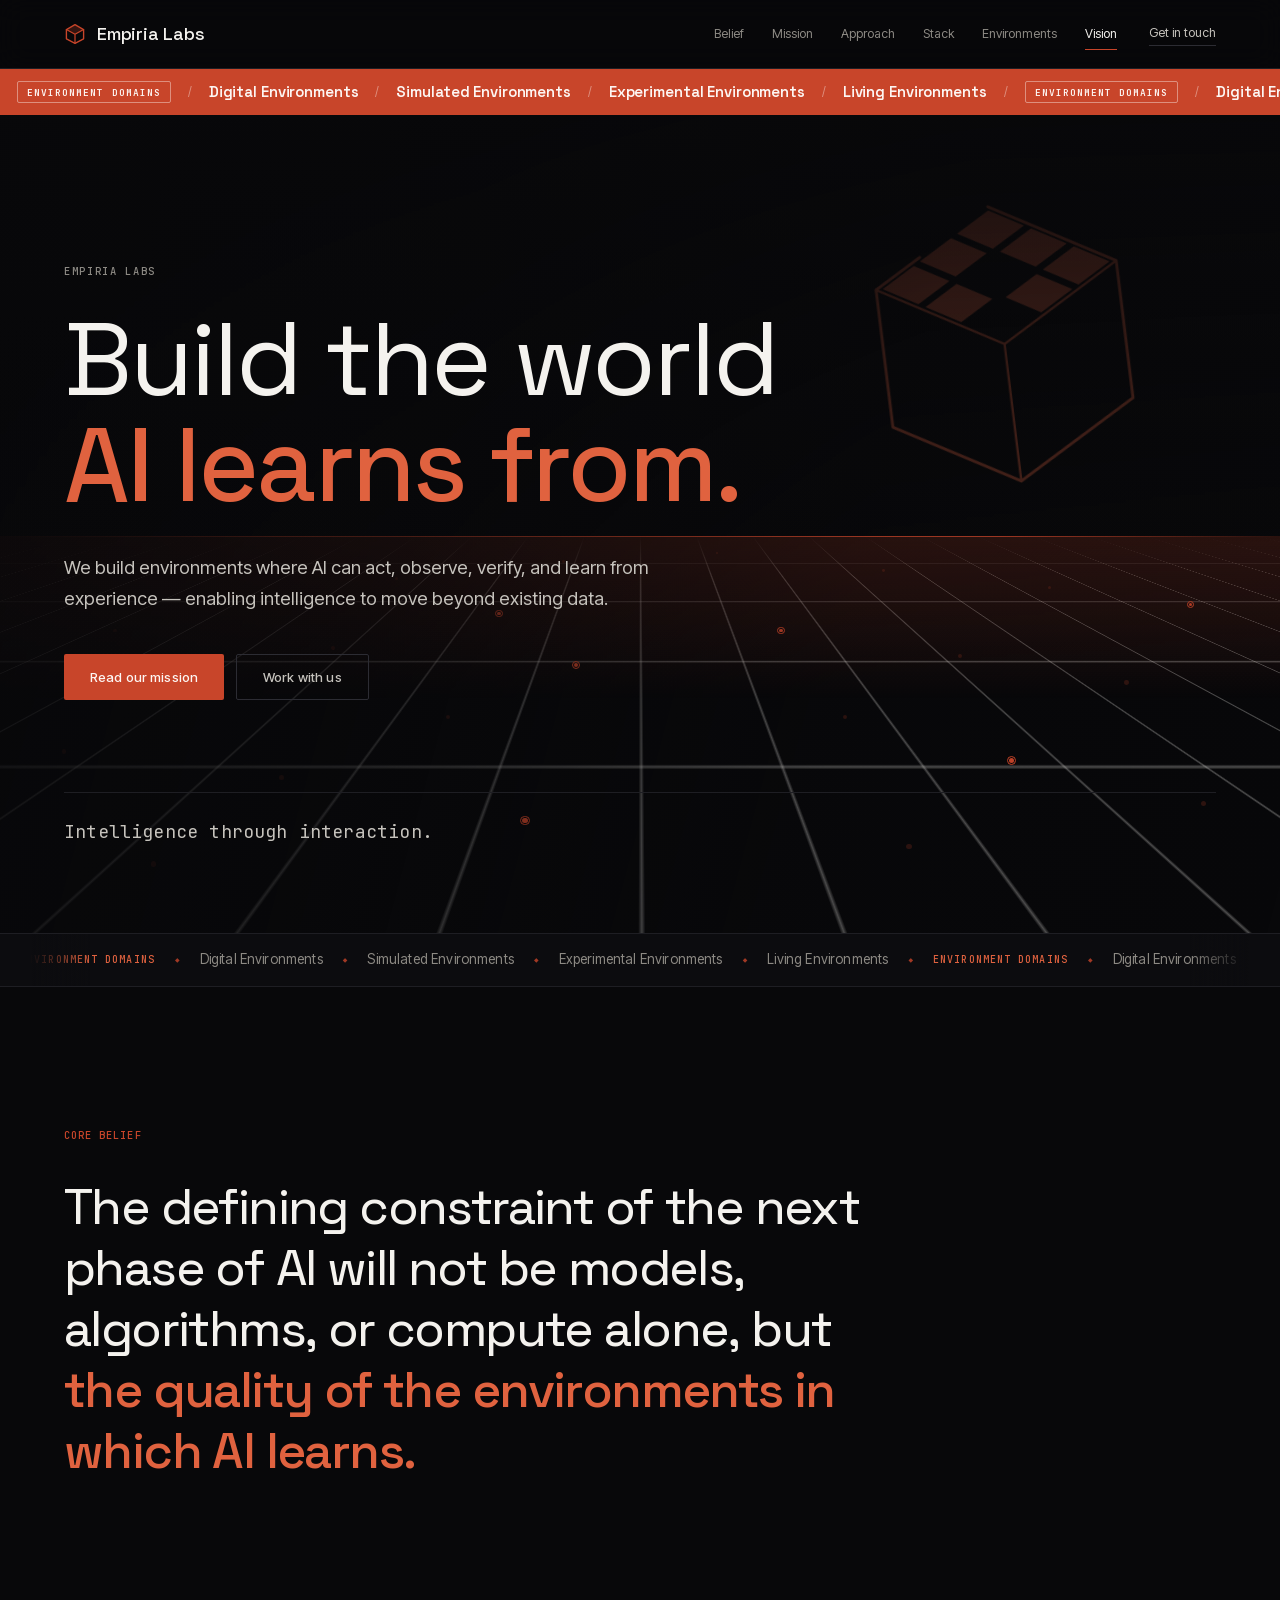
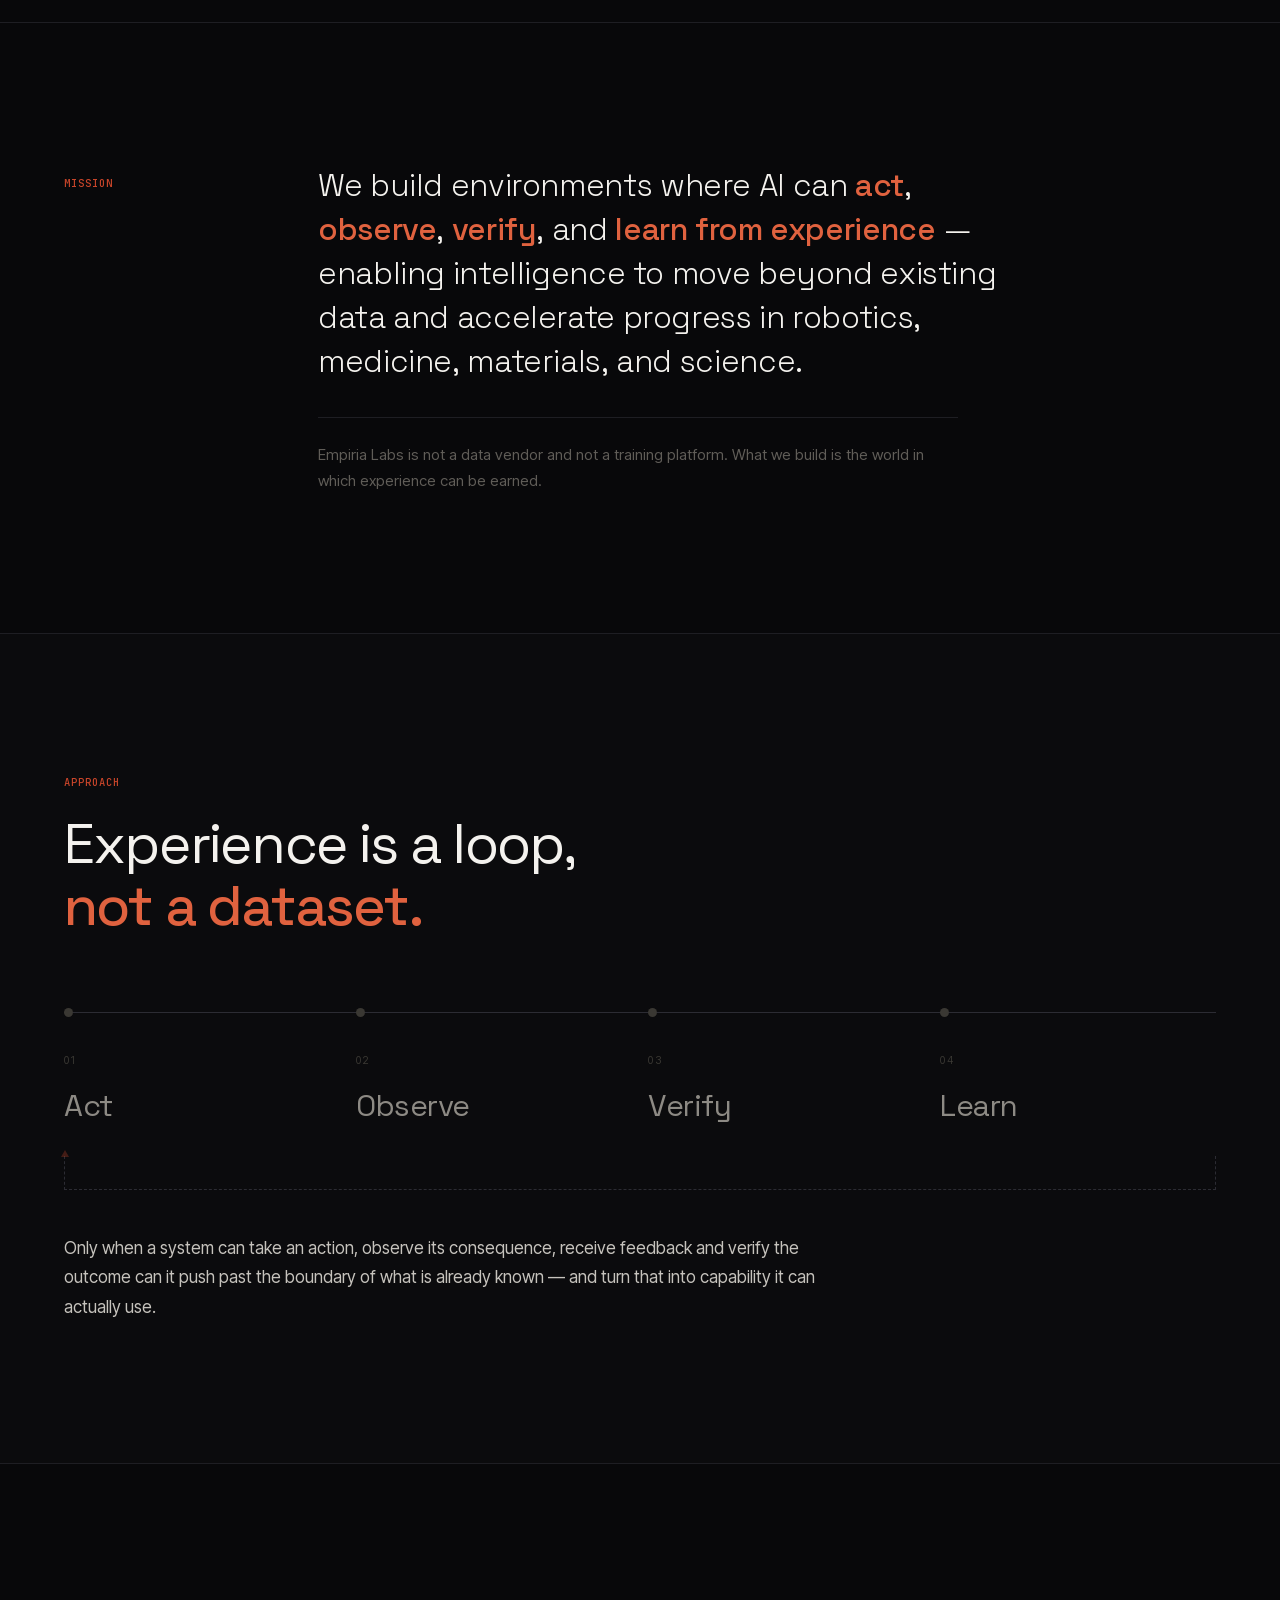
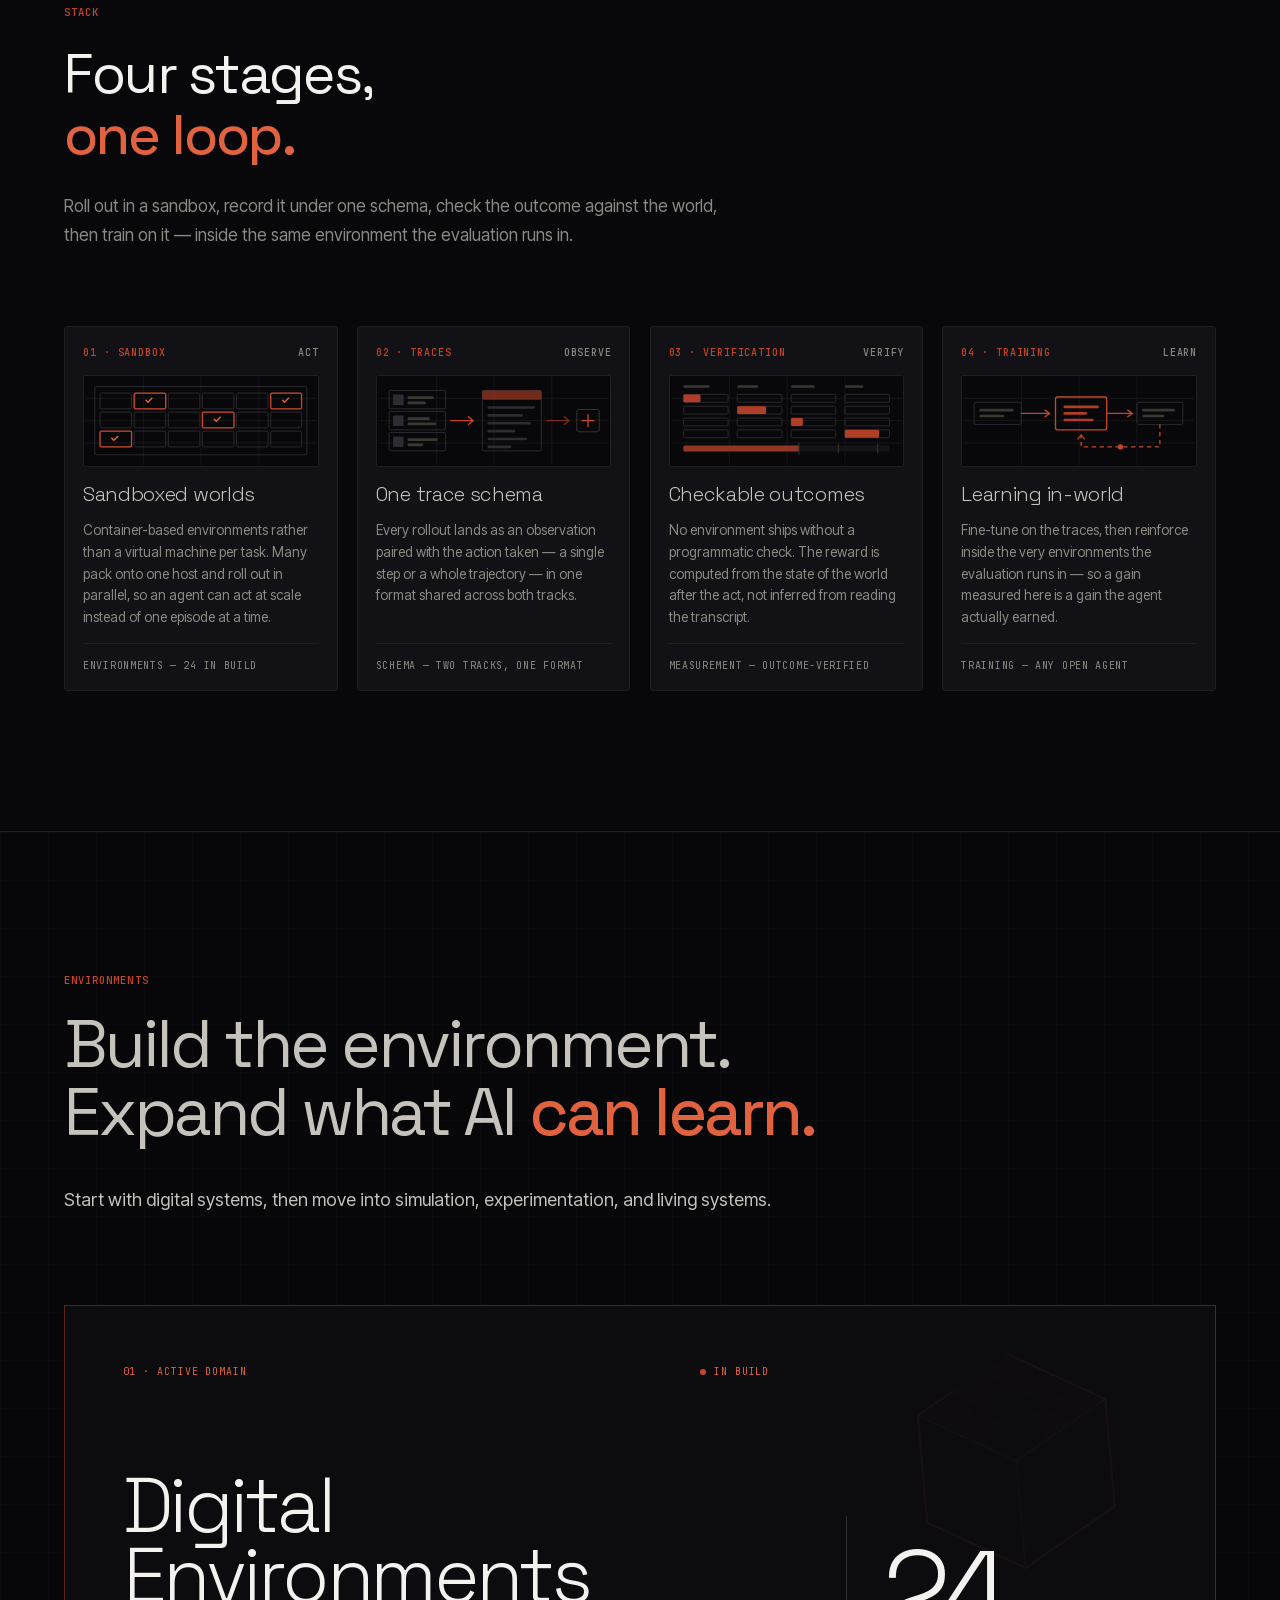
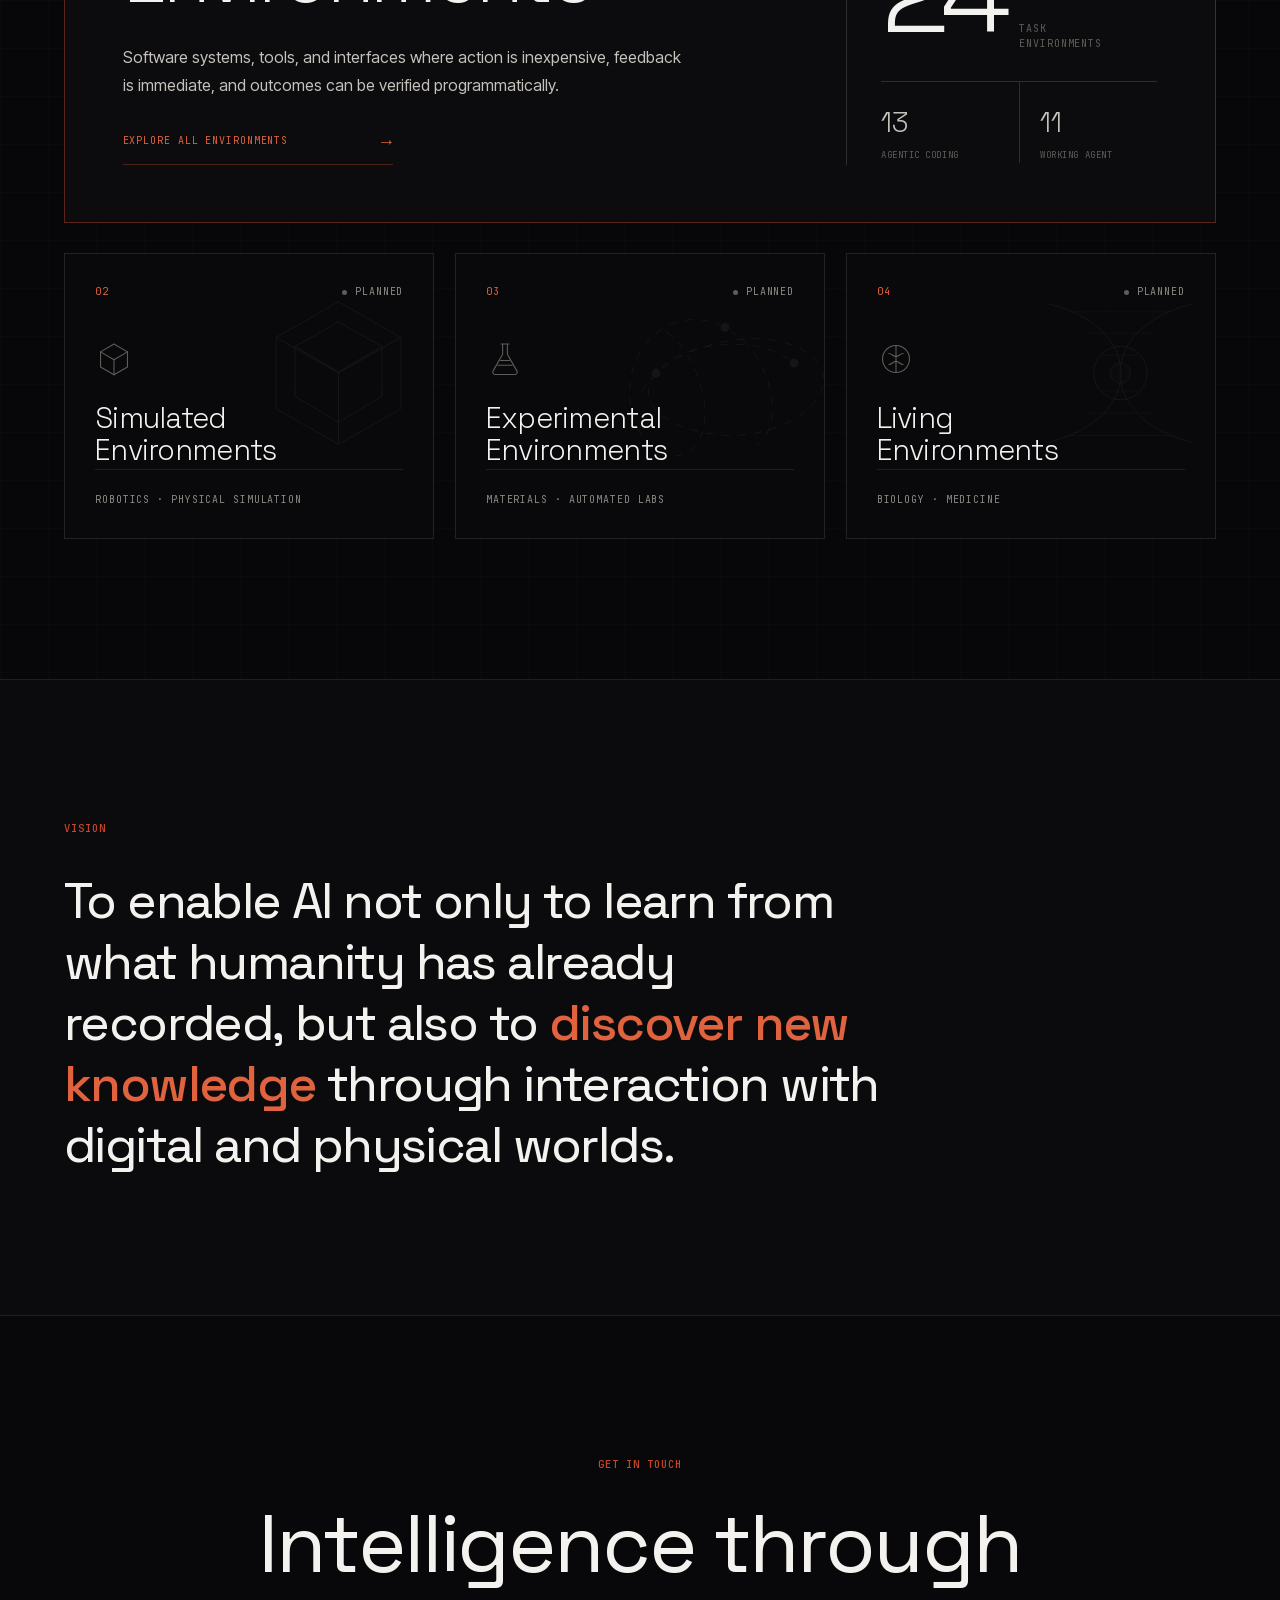
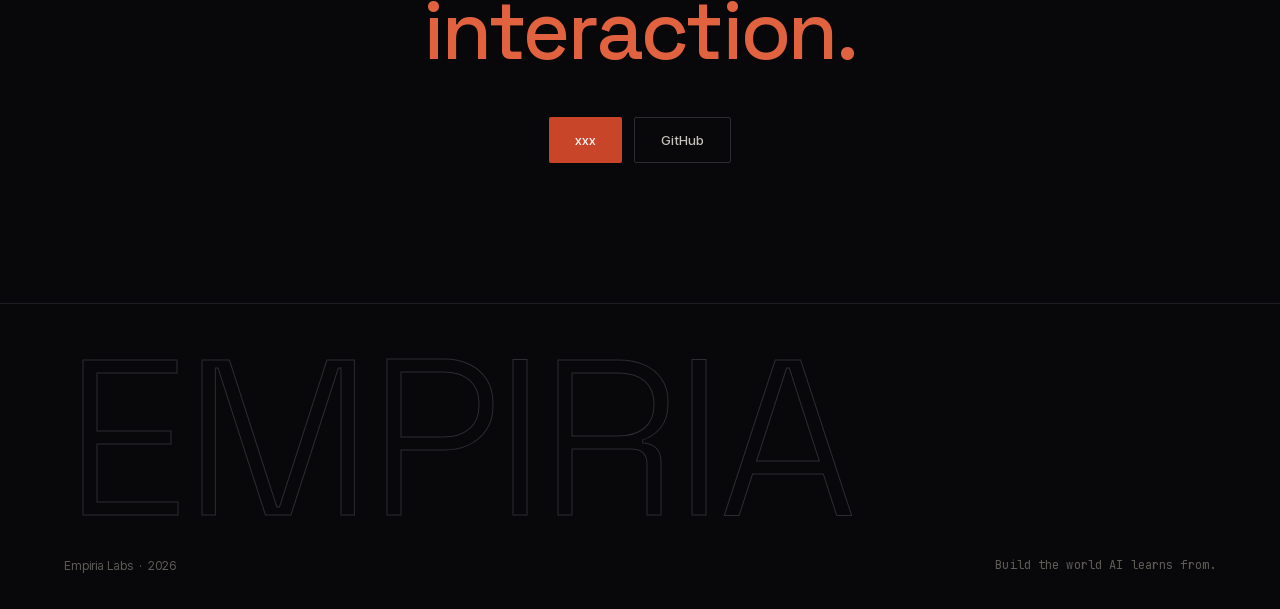
<file: index.html>
<!DOCTYPE html>
<html lang="en" data-page-node-id="S4ykZjCsXpINSl4FWkviET">
<head data-page-node-id="GfFSBzS9zcsq6qWvRt1IVT">
<meta charset="utf-8" data-page-node-id="d4XflNEls4puT5yC7OsAa2">
<meta name="viewport" content="width=device-width, initial-scale=1" data-page-node-id="ENEwblnCP2gMQ6FXGlHmJ5">
<title>Empiria Labs — Build the world AI learns from</title>
<meta name="description" content="Empiria Labs builds environments where AI can act, observe, verify, and learn from experience — enabling intelligence to move beyond existing data and accelerate progress in robotics, medicine, materials, and science." data-page-node-id="vL9fcjuewf59uVLoCxAaLF">
<meta name="theme-color" content="#08080A" data-page-node-id="vZuVgmaafi4vuPuJoao4ZB">
<link rel="icon" href="favicon.svg" type="image/svg+xml">

<meta property="og:type" content="website" data-page-node-id="UqDRp9SfADZAGO3FOG2Aaw">
<meta property="og:title" content="Empiria Labs — Build the world AI learns from" data-page-node-id="5TRdMEuaH43gFODjvjqXCp">
<meta property="og:description" content="We build environments where AI can act, observe, verify, and learn from experience." data-page-node-id="SfEHBBrdJQU59LVyOJewcP">

<!-- Fonts are served from this origin, not fonts.googleapis.com — that
     host is unreachable from mainland China and the page was silently
     falling back to the system stack. See fonts.css.

     All three faces are above the fold, so all three are preloaded and the
     hero paints once in the right type instead of reflowing when the swap
     lands: Space Grotesk sets the h1, Inter Tight the lead, and JetBrains Mono
     the eyebrow, the announcement strip and the hero footnote. -->
<link rel="stylesheet" href="fonts.css">
<link rel="preload" href="fonts/space-grotesk.woff2" as="font" type="font/woff2" crossorigin>
<link rel="preload" href="fonts/inter-tight.woff2" as="font" type="font/woff2" crossorigin>
<link rel="preload" href="fonts/jetbrains-mono.woff2" as="font" type="font/woff2" crossorigin>
<link rel="stylesheet" href="style.css" data-page-node-id="rp2kBFCGaVZBau4u1gBvtb">
<!-- Set before first paint so the hero entrance never flashes. This is a
     SEPARATE class from html.js on purpose: the entrance completes in pure
     CSS, so it is safe to arm inline, whereas the scroll-reveal hidden state
     must stay gated on script.js having actually run. -->
<script>document.documentElement.classList.add('anim');</script>
</head>
<body id="top" data-page-node-id="gCxjPvYwehBJOhRGBx71BG">

<!-- The continuous ground. First element in the body so it sits behind
     every band without needing a negative z-index, which would put it
     behind body's own background fill and make it invisible. -->
<div class="world" aria-hidden="true"><div class="world-grid"></div></div>

<!-- ── Header ───────────────────────────────────────────── -->
<header class="site-head" data-page-node-id="wrDWJMkdEFqoFGxdGcBZjT">
  <div class="container head-inner" data-page-node-id="zLouhTFe5YxUDVbsFaDKAg">
    <a class="brand" href="#top" data-page-node-id="WwnG4KX8JU3ciAP3rd2Dba">
      <span class="brand-mark" aria-hidden="true" data-page-node-id="ZacaVo9rQobAnCRdpzGkDq">
        <svg class="brand-cube-construct" viewBox="0 0 64 64" fill="none" xmlns="http://www.w3.org/2000/svg" data-page-node-id="Jlh7zKpwDEQVDjVXvKyhZp">
          <path class="brand-cube-outline" d="m32 5 25 14v27L32 59 7 46V19L32 5Z"/>
          <path class="brand-cube-grid" d="m7 19 25 14 25-14M32 33v26"/>
          <path class="brand-cube-top" d="m32 5 25 14-25 14L7 19 32 5Z"/>
        </svg>
      </span>
      <span class="brand-name" data-page-node-id="60XooffyWhwXD83SIpzWSh">Empiria&nbsp;Labs</span>
    </a>

    <nav class="site-nav" aria-label="Primary" data-page-node-id="wQRDz2NYtjD3FDEQUgBwvD">
      <a href="#belief" data-page-node-id="GqlEoro5xr4lTSYDZwbtqh">Belief</a>
      <a href="#mission" data-page-node-id="1qGXQ9mCJUX9X3onZPyH5l">Mission</a>
      <a href="#approach" data-page-node-id="9iJX1Ym7nTksumZv8a5hb4">Approach</a>
      <a href="#stack">Stack</a>
      <a href="#environments">Environments</a>
      <a href="#vision" data-page-node-id="5YXteMXTBBJFZA86PqEB8m">Vision</a>
    </nav>

    <a class="head-cta" href="#contact" data-page-node-id="vhZOMclco2X8mugdVSmCup">Get in touch</a>

    <button class="nav-toggle" id="navToggle" aria-label="Menu" aria-expanded="false" data-page-node-id="GjLLru3dCHO2u9oHTd3JkP">
      <span data-page-node-id="ZqNSkuiqa0LYCAlP3pcxDl"></span><span data-page-node-id="yBCvzBycBJnw0g3HhqjEpb"></span>
    </button>
  </div>
</header>

<!-- ── Hero ─────────────────────────────────────────────── -->
<section class="hero">
  <!-- ── Announcement band ─────────────────────────────
       Same two-identical-rows / -50 percent construction as the ticker
       further down, but this is the one place the accent goes solid: it
       has to be seen before anything else on the page.

       It enumerates the KINDS of world being built, where the lower band
       names the individual ones — taxonomy above the fold, instances
       below it. Serif and bold here against the sans-serif whisper down
       there, so two marquees in one viewport never compete.

       z-index 3: .hero-field is inset:0 across the whole hero and
       .hero-inner already claims 2. -->
  <section class="hero-banner" aria-label="Environment domains">
    <div class="hb-track">
    <div class="hb-row">
      <span class="hb-lead">Environment domains</span><span class="hb-sep" aria-hidden="true">/</span>
      <span class="hb-item">Digital Environments</span><span class="hb-sep" aria-hidden="true">/</span>
      <span class="hb-item">Simulated Environments</span><span class="hb-sep" aria-hidden="true">/</span>
      <span class="hb-item">Experimental Environments</span><span class="hb-sep" aria-hidden="true">/</span>
      <span class="hb-item">Living Environments</span><span class="hb-sep" aria-hidden="true">/</span>
    </div>
    <div class="hb-row" aria-hidden="true">
      <span class="hb-lead">Environment domains</span><span class="hb-sep" aria-hidden="true">/</span>
      <span class="hb-item">Digital Environments</span><span class="hb-sep" aria-hidden="true">/</span>
      <span class="hb-item">Simulated Environments</span><span class="hb-sep" aria-hidden="true">/</span>
      <span class="hb-item">Experimental Environments</span><span class="hb-sep" aria-hidden="true">/</span>
      <span class="hb-item">Living Environments</span><span class="hb-sep" aria-hidden="true">/</span>
    </div>
    </div>
  </section>

  <!-- The ground plane is a CSS 3D surface rather than SVG: only a real
       perspective transform can recede forever toward the viewer, and it
       costs one compositor layer instead of repainting paths. -->
  <div class="hero-field" aria-hidden="true">
    <div class="plane-wrap">
      <div class="grid-plane"></div>
    </div>

    <!-- A second, identical plane with brighter lines, revealed only through a
         screen-space radial mask at the pointer. Identical perspective and
         identical animation timing means it registers exactly on top of the
         base grid, so the pointer reads as a sensor lighting up the cells it
         is over rather than as a glow pasted on top. -->
    <div class="plane-wrap plane-lit">
      <div class="grid-plane"></div>
    </div>

    <div class="horizon-glow"></div>
    <div class="horizon"></div>

    <!-- One mark per task environment actually in build: 13 on the left
         for Agentic Coding, 11 on the right for Working Agent, the same
         split the Environments section lists and the ticker names. The
         hero stops being decorated and starts being the inventory.

         --s is a perspective scale, not decoration: marks near the
         horizon are small and crowded, marks near the viewer are large
         and sparse, so they read as lying ON the plane rather than
         floating over it. It drives width/height rather than transform
         because evDot already owns transform.

         Only six carry .ev-live. Twenty-four pulsing dots would be a
         starfield; twenty-four present with six live reads as an
         inventory that is partly running. -->
    <div class="events">
      <span class="ev" style="--x:44%;--y:57%;--s:.55"></span>
      <span class="ev" style="--x:31%;--y:59%;--s:.6"></span>
      <span class="ev" style="--x:18%;--y:61%;--s:.62"></span>
      <span class="ev ev-live" style="--x:39%;--y:63%;--s:.7;--d:-7.8s"></span>
      <span class="ev" style="--x:9%;--y:65%;--s:.72"></span>
      <span class="ev" style="--x:26%;--y:67%;--s:.78"></span>
      <span class="ev ev-live" style="--x:45%;--y:69%;--s:.8;--d:0s"></span>
      <span class="ev" style="--x:14%;--y:72%;--s:.85"></span>
      <span class="ev" style="--x:35%;--y:75%;--s:.9"></span>
      <span class="ev" style="--x:5%;--y:79%;--s:.95"></span>
      <span class="ev" style="--x:22%;--y:82%;--s:1"></span>
      <span class="ev ev-live" style="--x:41%;--y:87%;--s:1.1;--d:-3.6s"></span>
      <span class="ev" style="--x:12%;--y:92%;--s:1.15"></span>

      <span class="ev" style="--x:56%;--y:56%;--s:.5"></span>
      <span class="ev" style="--x:69%;--y:58%;--s:.58"></span>
      <span class="ev" style="--x:82%;--y:60%;--s:.6"></span>
      <span class="ev ev-live" style="--x:93%;--y:62%;--s:.66;--d:-6.5s"></span>
      <span class="ev ev-live" style="--x:61%;--y:65%;--s:.74;--d:-1.9s"></span>
      <span class="ev" style="--x:75%;--y:68%;--s:.8"></span>
      <span class="ev" style="--x:88%;--y:71%;--s:.86"></span>
      <span class="ev" style="--x:66%;--y:75%;--s:.92"></span>
      <span class="ev ev-live" style="--x:79%;--y:80%;--s:1;--d:-5.2s"></span>
      <span class="ev" style="--x:94%;--y:85%;--s:1.08"></span>
      <span class="ev" style="--x:71%;--y:90%;--s:1.14"></span>
    </div>

    <!-- The environment taking shape: the same slowly assembled modular
         cube used by the Digital Environments card, enlarged into a quiet
         first-screen landmark. It stays behind the copy and ground plane
         interaction, so it reads as part of the world rather than a logo
         pasted over the hero. -->
    <div class="hero-environment-cube" aria-hidden="true">
      <svg viewBox="0 0 180 180" fill="none">
        <path class="cube-shell" d="m90 17 63 36v72l-63 36-63-36V53l63-36Z"/>
        <path class="cube-axis" d="m27 53 63 36 63-36M90 89v72"/>
        <path class="cube-cell" d="m90 19 17.5 10L90 39 72.5 29 90 19ZM69 31l17.5 10L69 51 51.5 41 69 31Zm42 0 17.5 10L111 51 93.5 41 111 31ZM48 43l17.5 10L48 63 30.5 53 48 43Zm84 0 17.5 10L132 63 114.5 53 132 43ZM69 55l17.5 10L69 75 51.5 65 69 55Zm42 0 17.5 10L111 75 93.5 65 111 55Z"/>
      </svg>
    </div>

    <!-- the agent: trails the cursor with a little lag so it reads as a
         probe moving through the environment, not a glued-on overlay -->
    <div class="probe"></div>
  </div>
  <div class="hero-veil" aria-hidden="true"></div>

  <div class="container hero-inner">
    <p class="eyebrow rise" style="--d:.23s">Empiria Labs</p>

    <h1 class="hero-title">
      <span class="rise" style="--d:.34s">Build the world</span>
      <em class="rise" style="--d:.48s">AI learns from.</em>
    </h1>
    <p class="hero-lead rise" style="--d:.74s">
      We build environments where AI can act, observe, verify, and learn from
      experience — enabling intelligence to move beyond existing data.
    </p>

    <div class="hero-cta rise" style="--d:.86s">
      <a class="btn btn-solid" href="#mission">Read our mission</a>
      <a class="btn btn-quiet" href="#contact">Work with us</a>
    </div>
  </div>

  <div class="container hero-foot rise" style="--d:1s">
    <p class="mark">Intelligence through interaction.</p>
  </div>
</section>

<!-- ── Ticker: the four environment domains ─────────────── -->
<section class="ticker" aria-label="Environment domains">
  <div class="ticker-track">
      <div class="ticker-row">
        <span class="ticker-lead">Environment domains</span><span class="ticker-sep" aria-hidden="true"></span>
        <span class="ticker-item">Digital Environments</span><span class="ticker-sep" aria-hidden="true"></span>
        <span class="ticker-item">Simulated Environments</span><span class="ticker-sep" aria-hidden="true"></span>
        <span class="ticker-item">Experimental Environments</span><span class="ticker-sep" aria-hidden="true"></span>
        <span class="ticker-item">Living Environments</span><span class="ticker-sep" aria-hidden="true"></span>
      </div>
      <div class="ticker-row" aria-hidden="true">
        <span class="ticker-lead">Environment domains</span><span class="ticker-sep" aria-hidden="true"></span>
        <span class="ticker-item">Digital Environments</span><span class="ticker-sep" aria-hidden="true"></span>
        <span class="ticker-item">Simulated Environments</span><span class="ticker-sep" aria-hidden="true"></span>
        <span class="ticker-item">Experimental Environments</span><span class="ticker-sep" aria-hidden="true"></span>
        <span class="ticker-item">Living Environments</span><span class="ticker-sep" aria-hidden="true"></span>
      </div>
  </div>
</section>

<!-- ── Core belief ──────────────────────────────────────── -->
<section class="section bordered belief" id="belief" data-page-node-id="GIv3CAmdCtzUUvTCCTMDM7">
  <div class="container" data-page-node-id="DDuCdT4Uv8uDR9OscpXARH">
    <p class="label reveal" data-page-node-id="88LSUyhi9knFIiZyG3FsZg">Core belief</p>
    <blockquote class="statement reveal" data-page-node-id="6a9SSF4YLk5gmCQJOVyxJA">
      The defining constraint of the next phase of AI will not be models,
      algorithms, or compute alone, but <em data-page-node-id="DD56MjyWNDoEirphwPhQYe">the quality of the environments
      in which AI learns.</em>
    </blockquote>
  </div>
</section>

<!-- ── Mission ──────────────────────────────────────────── -->
<section class="section bordered" id="mission" data-page-node-id="BkiEGUULMjEqsokz20nNTk">
  <div class="container split" data-page-node-id="lxvTiKKx7MpyD7UXgLDKAR">
    <div class="split-side reveal" data-page-node-id="bgRblPGrmCEmji6AISURDW">
      <p class="label" data-page-node-id="qvXTXpBsrYEeg4v58M5U0f">Mission</p>
    </div>
    <div class="split-main" data-page-node-id="BbND4cAZzeGoAH66vqq4a3">
      <p class="prose reveal" data-page-node-id="3CrP6XVUxXd0RRQef6oI2O">
        We build environments where AI can <em data-page-node-id="yLG3SyXnoFKNn4edhFb9Bt">act</em>, <em data-page-node-id="RPTVcSYqHICEA37ANpWtsy">observe</em>,
        <em data-page-node-id="GeYUgwGsHjA807E64QxByS">verify</em>, and <em data-page-node-id="oDqcOE4pPWkPHn0iQWUb6v">learn from experience</em> — enabling
        intelligence to move beyond existing data and accelerate progress in
        robotics, medicine, materials, and science.
      </p>
      <p class="prose-note reveal" data-page-node-id="sBjIrmgNU7gHrgUlEGmfrl">
        Empiria Labs is not a data vendor and not a training platform. What we
        build is the world in which experience can be earned.
      </p>
    </div>
  </div>
</section>

<!-- ── Approach: the loop ───────────────────────────────── -->
<section class="section bordered alt" id="approach" data-page-node-id="21mnGTIGQz7xd63hLzncsy">
  <div class="container" data-page-node-id="jbV9JkMRmwbJjtgT4kfVmQ">
    <div class="section-head reveal" data-page-node-id="sV20lyqqp881lJdWb5CkZr">
      <p class="label" data-page-node-id="dmKIP7whGKBE977Nm05quF">Approach</p>
      <h2 class="section-title" data-page-node-id="sWUCsSGwuY7oXE7kRogmkV">Experience is a loop,<br data-page-node-id="ZwGj6qVXMGmFLRobqs5vId"><em data-page-node-id="vdqCLBSX4IjBufhtzdAyU4">not a dataset.</em></h2>
    </div>

    <!-- The rail and the nodes are laid out by the same grid as the labels,
         so they stay aligned at every width instead of relying on an SVG
         whose coordinates would drift. -->
    <!-- One beat per stage. The four stages fire in sequence, the return
         path lights on the last beat and Act fires again — seeing it come
         back around is what makes the loop read as a loop. -->
    <div class="loop reveal">
      <div class="loop-rail" aria-hidden="true"></div>
      <ol class="loop-steps">
        <li style="--i:0"><span class="node" aria-hidden="true"></span><span class="loop-idx">01</span><h3>Act</h3></li>
        <li style="--i:1"><span class="node" aria-hidden="true"></span><span class="loop-idx">02</span><h3>Observe</h3></li>
        <li style="--i:2"><span class="node" aria-hidden="true"></span><span class="loop-idx">03</span><h3>Verify</h3></li>
        <li style="--i:3"><span class="node" aria-hidden="true"></span><span class="loop-idx">04</span><h3>Learn</h3></li>
      </ol>
      <div class="loop-return" aria-hidden="true"><i></i></div>
    </div>

    <p class="loop-note reveal" data-page-node-id="AabE0Q6iKI3AJaBZ8U1xuS">
      Only when a system can take an action, observe its consequence, receive
      feedback and verify the outcome can it push past the boundary of what is
      already known — and turn that into capability it can actually use.
    </p>
  </div>
</section>

<!-- ── Stack: the loop as infrastructure ────────────────────
     Sits between Approach and Environments on purpose. Approach states
     the loop as a principle; the inventory below names the worlds. This
     is the layer in between — what an Empiria environment actually
     ships as, stage by stage.

     The right-hand slot of each card names the loop step that stage
     serves, so the two sections read as one argument at two altitudes
     instead of the same four boxes twice. That slot is why the
     reference layout's decorative "/01" is gone: the index is already
     on the left, so the space was repeating itself.

     Every diagram is inline SVG with no hard-coded colour — the palette
     lives in .sv-* classes so the whole set retones from the tokens. -->
<section class="section bordered" id="stack">
  <div class="container">
    <div class="section-head reveal">
      <p class="label">Stack</p>
      <h2 class="section-title">Four stages,<br><em>one loop.</em></h2>
      <p class="section-lead">
        Roll out in a sandbox, record it under one schema, check the outcome
        against the world, then train on it — inside the same environment the
        evaluation runs in.
      </p>
    </div>

    <div class="stage-grid">

      <article class="stage reveal">
        <header>
          <span class="stage-idx">01 · Sandbox</span>
          <span class="stage-loop">Act</span>
        </header>
        <div class="stage-visual">
          <svg viewBox="0 0 351 136" fill="none" preserveAspectRatio="xMidYMid meet" aria-hidden="true">
            <path class="sv-grid" d="M0 34h351M0 68h351M0 102h351M88 0v136M176 0v136M264 0v136"/>
            <rect class="sv-line" x="14" y="16" width="323" height="104" rx="3"/>
            <g class="sv-line">
              <rect x="22" y="26" width="48" height="24" rx="2"/><rect x="74" y="26" width="48" height="24" rx="2"/>
              <rect x="126" y="26" width="48" height="24" rx="2"/><rect x="178" y="26" width="48" height="24" rx="2"/>
              <rect x="230" y="26" width="48" height="24" rx="2"/><rect x="282" y="26" width="47" height="24" rx="2"/>
              <rect x="22" y="55" width="48" height="24" rx="2"/><rect x="74" y="55" width="48" height="24" rx="2"/>
              <rect x="126" y="55" width="48" height="24" rx="2"/><rect x="178" y="55" width="48" height="24" rx="2"/>
              <rect x="230" y="55" width="48" height="24" rx="2"/><rect x="282" y="55" width="47" height="24" rx="2"/>
              <rect x="22" y="84" width="48" height="24" rx="2"/><rect x="74" y="84" width="48" height="24" rx="2"/>
              <rect x="126" y="84" width="48" height="24" rx="2"/><rect x="178" y="84" width="48" height="24" rx="2"/>
              <rect x="230" y="84" width="48" height="24" rx="2"/><rect x="282" y="84" width="47" height="24" rx="2"/>
            </g>
            <g class="sv-hotw">
              <rect x="74" y="26" width="48" height="24" rx="2"/><rect x="282" y="26" width="47" height="24" rx="2"/>
              <rect x="178" y="55" width="48" height="24" rx="2"/><rect x="22" y="84" width="48" height="24" rx="2"/>
            </g>
            <path class="sv-tick" d="M92 37l3 3 6-6M300 37l3 3 6-6M196 66l3 3 6-6M40 95l3 3 6-6"/>
          </svg>
        </div>
        <h3>Sandboxed worlds</h3>
        <p>
          Container-based environments rather than a virtual machine per task.
          Many pack onto one host and roll out in parallel, so an agent can act
          at scale instead of one episode at a time.
        </p>
        <hr class="stage-rule">
        <p class="stage-foot">Environments — 24 in build</p>
      </article>

      <article class="stage reveal">
        <header>
          <span class="stage-idx">02 · Traces</span>
          <span class="stage-loop">Observe</span>
        </header>
        <div class="stage-visual">
          <svg viewBox="0 0 351 136" fill="none" preserveAspectRatio="xMidYMid meet" aria-hidden="true">
            <path class="sv-grid" d="M0 34h351M0 68h351M0 102h351M88 0v136M176 0v136M264 0v136"/>
            <g class="sv-line">
              <rect x="16" y="22" width="86" height="28" rx="2"/><rect x="16" y="54" width="86" height="28" rx="2"/>
              <rect x="16" y="86" width="86" height="28" rx="2"/>
            </g>
            <g class="sv-fill">
              <rect x="22" y="28" width="16" height="16" rx="1"/><rect x="22" y="60" width="16" height="16" rx="1"/>
              <rect x="22" y="92" width="16" height="16" rx="1"/>
            </g>
            <g class="sv-fill2">
              <rect x="44" y="31" width="40" height="4" rx="2"/><rect x="44" y="39" width="28" height="4" rx="2"/>
              <rect x="44" y="63" width="34" height="4" rx="2"/><rect x="44" y="71" width="44" height="4" rx="2"/>
              <rect x="44" y="95" width="46" height="4" rx="2"/><rect x="44" y="103" width="24" height="4" rx="2"/>
            </g>
            <path class="sv-hot" d="M110 68h32M137 62l7 6-7 6"/>
            <rect class="sv-line" x="158" y="22" width="90" height="92" rx="3"/>
            <rect class="sv-hotf" x="158" y="22" width="90" height="14" rx="2" opacity=".55"/>
            <g class="sv-fill">
              <rect x="166" y="46" width="72" height="4" rx="2"/><rect x="166" y="58" width="54" height="4" rx="2"/>
              <rect x="166" y="70" width="66" height="4" rx="2"/><rect x="166" y="82" width="42" height="4" rx="2"/>
              <rect x="166" y="94" width="60" height="4" rx="2"/><rect x="166" y="106" width="36" height="4" rx="2"/>
            </g>
            <path class="sv-hot" d="M256 68h32M283 62l7 6-7 6" opacity=".55"/>
            <rect class="sv-line2" x="302" y="51" width="34" height="34" rx="3"/>
            <path class="sv-hot" d="M310 68h18M319 59v18"/>
          </svg>
        </div>
        <h3>One trace schema</h3>
        <p>
          Every rollout lands as an observation paired with the action taken —
          a single step or a whole trajectory — in one format shared across
          both tracks.
        </p>
        <hr class="stage-rule">
        <p class="stage-foot">Schema — two tracks, one format</p>
      </article>

      <article class="stage reveal">
        <header>
          <span class="stage-idx">03 · Verification</span>
          <span class="stage-loop">Verify</span>
        </header>
        <div class="stage-visual">
          <svg viewBox="0 0 351 136" fill="none" preserveAspectRatio="xMidYMid meet" aria-hidden="true">
            <path class="sv-grid" d="M0 34h351M0 68h351M0 102h351M88 0v136M176 0v136M264 0v136"/>
            <g class="sv-fill2">
              <rect x="18" y="14" width="40" height="4" rx="2"/><rect x="100" y="14" width="32" height="4" rx="2"/>
              <rect x="182" y="14" width="36" height="4" rx="2"/><rect x="264" y="14" width="28" height="4" rx="2"/>
            </g>
            <g class="sv-line">
              <rect x="18" y="28" width="68" height="12" rx="2"/><rect x="100" y="28" width="68" height="12" rx="2"/>
              <rect x="182" y="28" width="68" height="12" rx="2"/><rect x="264" y="28" width="68" height="12" rx="2"/>
              <rect x="18" y="46" width="68" height="12" rx="2"/><rect x="100" y="46" width="68" height="12" rx="2"/>
              <rect x="182" y="46" width="68" height="12" rx="2"/><rect x="264" y="46" width="68" height="12" rx="2"/>
              <rect x="18" y="64" width="68" height="12" rx="2"/><rect x="100" y="64" width="68" height="12" rx="2"/>
              <rect x="182" y="64" width="68" height="12" rx="2"/><rect x="264" y="64" width="68" height="12" rx="2"/>
              <rect x="18" y="82" width="68" height="12" rx="2"/><rect x="100" y="82" width="68" height="12" rx="2"/>
              <rect x="182" y="82" width="68" height="12" rx="2"/><rect x="264" y="82" width="68" height="12" rx="2"/>
            </g>
            <g class="sv-hotf" opacity=".88">
              <rect x="18" y="28" width="26" height="12" rx="2"/><rect x="100" y="46" width="44" height="12" rx="2"/>
              <rect x="182" y="64" width="18" height="12" rx="2"/><rect x="264" y="82" width="52" height="12" rx="2"/>
            </g>
            <rect class="sv-bar" x="18" y="106" width="314" height="9" rx="2"/>
            <rect class="sv-hotf" x="18" y="106" width="176" height="9" rx="2" opacity=".7"/>
            <path class="sv-line2" d="M194 101v19M254 103v15M314 103v15"/>
          </svg>
        </div>
        <h3>Checkable outcomes</h3>
        <p>
          No environment ships without a programmatic check. The reward is
          computed from the state of the world after the act, not inferred
          from reading the transcript.
        </p>
        <hr class="stage-rule">
        <p class="stage-foot">Measurement — outcome-verified</p>
      </article>

      <article class="stage reveal">
        <header>
          <span class="stage-idx">04 · Training</span>
          <span class="stage-loop">Learn</span>
        </header>
        <div class="stage-visual">
          <svg viewBox="0 0 351 136" fill="none" preserveAspectRatio="xMidYMid meet" aria-hidden="true">
            <path class="sv-grid" d="M0 34h351M0 68h351M0 102h351M88 0v136M176 0v136M264 0v136"/>
            <g class="sv-line">
              <rect x="16" y="40" width="72" height="34" rx="3"/><rect x="264" y="40" width="70" height="34" rx="3"/>
            </g>
            <rect class="sv-hotw" x="140" y="32" width="78" height="50" rx="3"/>
            <g class="sv-fill2">
              <rect x="24" y="50" width="52" height="4" rx="2"/><rect x="24" y="59" width="38" height="4" rx="2"/>
              <rect x="272" y="50" width="50" height="4" rx="2"/><rect x="272" y="59" width="34" height="4" rx="2"/>
            </g>
            <g class="sv-hotf" opacity=".88">
              <rect x="152" y="45" width="54" height="4" rx="2"/><rect x="152" y="55" width="36" height="4" rx="2"/>
              <rect x="152" y="65" width="46" height="4" rx="2"/>
            </g>
            <path class="sv-hot" d="M88 57h42M124 52l7 5-7 5"/>
            <path class="sv-hot" d="M218 57h38M250 52l7 5-7 5"/>
            <!-- the return leg is the only animated stroke on the page here:
                 a dashed flow is what makes this read as closed, not as a
                 pipeline that happens to bend back -->
            <path class="sv-flow" d="M299 74V108H179V90"/>
            <path class="sv-hot" d="M174 96l5-6 5 6" opacity=".8"/>
            <circle class="sv-hotf sv-pulse" cx="239" cy="108" r="4"/>
          </svg>
        </div>
        <h3>Learning in-world</h3>
        <p>
          Fine-tune on the traces, then reinforce inside the very environments
          the evaluation runs in — so a gain measured here is a gain the agent
          actually earned.
        </p>
        <hr class="stage-rule">
        <p class="stage-foot">Training — any open agent</p>
      </article>

    </div>
  </div>
</section>

<!-- ── Environments ─────────────────────────────────────── -->
<section class="section bordered" id="environments">
  <div class="container">
    <div class="section-head reveal">
      <p class="label">Environments</p>
      <h2 class="section-title"><span>Build the environment.</span><span>Expand what AI <em>can learn.</em></span></h2>
      <p class="section-lead">
        Start with digital systems, then move into simulation, experimentation, and living systems.
      </p>
    </div>

    <div class="environment-map">
      <a class="env-feature reveal" href="digital-environments.html" aria-label="View Digital Environments, 24 task environments">
        <span class="env-feature-copy">
          <span class="env-feature-topline">
            <span class="env-order">01 · Active domain</span>
            <span class="env-live">In build</span>
          </span>
          <span class="env-feature-title">
            <strong>Digital<br>Environments</strong>
          </span>
          <span class="env-feature-description">
            Software systems, tools, and interfaces where action is inexpensive,
            feedback is immediate, and outcomes can be verified programmatically.
          </span>
          <span class="env-feature-action">Explore all environments <i aria-hidden="true">→</i></span>
        </span>

        <span class="env-feature-data">
          <span class="env-total"><strong>24</strong><small>Task Environments</small></span>
          <span class="env-tracks">
            <span><b>13</b><i>Agentic Coding</i></span>
            <span><b>11</b><i>Working Agent</i></span>
          </span>
        </span>

        <span class="env-cube" aria-hidden="true">
          <svg viewBox="0 0 180 180" fill="none">
            <path class="cube-shell" d="m90 17 63 36v72l-63 36-63-36V53l63-36Z"/>
            <path class="cube-axis" d="m27 53 63 36 63-36M90 89v72"/>
            <path class="cube-cell" d="m90 19 17.5 10L90 39 72.5 29 90 19ZM69 31l17.5 10L69 51 51.5 41 69 31Zm42 0 17.5 10L111 51 93.5 41 111 31ZM48 43l17.5 10L48 63 30.5 53 48 43Zm84 0 17.5 10L132 63 114.5 53 132 43ZM69 55l17.5 10L69 75 51.5 65 69 55Zm42 0 17.5 10L111 75 93.5 65 111 55Z"/>
          </svg>
        </span>
      </a>

      <div class="env-roadmap" aria-label="Future environment domains">
        <article class="env-roadmap-card reveal">
          <span class="env-roadmap-head"><span class="env-order">02</span><span class="env-planned">Planned</span></span>
          <span class="env-roadmap-icon" aria-hidden="true"><svg viewBox="0 0 48 48" fill="none"><path d="m24 5 17 10v19L24 44 7 34V15L24 5Z"/><path d="m7 15 17 10 17-10M24 25v19"/></svg></span>
          <span class="env-roadmap-title"><strong>Simulated Environments</strong></span>
          <span class="env-roadmap-scope">Robotics · Physical simulation</span>
          <span class="env-roadmap-motion motion-simulated" aria-hidden="true">
            <svg viewBox="0 0 220 160" fill="none">
              <path class="sim-cube sim-cube-a" d="m110 16 56 32v64l-56 32-56-32V48l56-32Z"/>
              <path class="sim-axis sim-axis-a" d="m54 48 56 32 56-32M110 80v64"/>
              <path class="sim-cube sim-cube-b" d="m110 34 39 22v45l-39 23-39-23V56l39-22Z"/>
              <path class="sim-axis sim-axis-b" d="m71 56 39 23 39-23M110 79v45"/>
            </svg>
          </span>
        </article>

        <article class="env-roadmap-card reveal">
          <span class="env-roadmap-head"><span class="env-order">03</span><span class="env-planned">Planned</span></span>
          <span class="env-roadmap-icon" aria-hidden="true"><svg viewBox="0 0 48 48" fill="none"><path d="M19 5h10M21 5v13L9 39a3 3 0 0 0 2.6 4.5h24.8A3 3 0 0 0 39 39L27 18V5"/><path d="M15 32h18M18 26h12"/></svg></span>
          <span class="env-roadmap-title"><strong>Experimental Environments</strong></span>
          <span class="env-roadmap-scope">Materials · Automated labs</span>
          <span class="env-roadmap-motion motion-experimental" aria-hidden="true">
            <svg viewBox="0 0 220 160" fill="none">
              <path class="exp-orbit exp-orbit-a" d="M31 96c30-48 128-64 158-25 24 32-35 72-93 64-46-6-72-30-52-55 24-30 95-35 124-9"/>
              <path class="exp-orbit exp-orbit-b" d="M53 43c32 21 51 93 17 109-29 14-61-34-46-78 12-35 48-53 82-35 39 21 57 83 29 105"/>
              <circle class="exp-node node-a" cx="44" cy="80" r="4"/>
              <circle class="exp-node node-b" cx="168" cy="71" r="4"/>
              <circle class="exp-node node-c" cx="106" cy="39" r="4"/>
            </svg>
          </span>
        </article>

        <article class="env-roadmap-card reveal">
          <span class="env-roadmap-head"><span class="env-order">04</span><span class="env-planned">Planned</span></span>
          <span class="env-roadmap-icon" aria-hidden="true"><svg viewBox="0 0 48 48" fill="none"><circle cx="24" cy="24" r="17"/><path d="M15 17c4 0 5 4 9 4s5-4 9-4M15 31c4 0 5-4 9-4s5 4 9 4M24 7v34"/></svg></span>
          <span class="env-roadmap-title"><strong>Living Environments</strong></span>
          <span class="env-roadmap-scope">Biology · Medicine</span>
          <span class="env-roadmap-motion motion-living" aria-hidden="true">
            <svg viewBox="0 0 220 160" fill="none">
              <path class="life-strand strand-a" d="M46 18c86 21 86 103 0 124M174 18c-86 21-86 103 0 124"/>
              <path class="life-rungs" d="M65 25h90M82 44h56M94 64h32M94 96h32M82 116h56M65 136h90"/>
              <circle class="life-cell cell-a" cx="110" cy="80" r="24"/>
              <circle class="life-cell cell-b" cx="110" cy="80" r="9"/>
            </svg>
          </span>
        </article>
      </div>
    </div>
  </div>
</section>

<!-- ── Vision ───────────────────────────────────────────── -->
<section class="section bordered alt belief" id="vision" data-page-node-id="IheN8RKBbQGiEqGB0t1ehl">
  <div class="container" data-page-node-id="UqvleJI0EguKwDfUfICFHg">
    <p class="label reveal" data-page-node-id="kPqpyj7wMmTdeEywBCyqqB">Vision</p>
    <blockquote class="statement reveal" data-page-node-id="tfy9ZoQoHhmMwOdC3ysGBd">
      To enable AI not only to learn from what humanity has already recorded,
      but also to <em data-page-node-id="x18g00u5YeCXpT2SXFHdcD">discover new knowledge</em> through interaction with
      digital and physical worlds.
    </blockquote>
  </div>
</section>

<!-- ── Closing ──────────────────────────────────────────── -->
<section class="section bordered closing" id="contact" data-page-node-id="esqEgPgo11TvlFeA6B0bZw">
  <div class="container" data-page-node-id="cUyH0w66AAU7UAXGGmVkCF">
    <p class="label reveal" data-page-node-id="CQmw8Ri4H0cInohftVOYUf">Get in touch</p>
    <h2 class="closing-title reveal" data-page-node-id="0Og9OiuHKgUU57hDhfEXnp">
      Intelligence through<br data-page-node-id="4hcMl7fbICi2ldbKKYDwG9"><em data-page-node-id="Shggn2t6LgpFAXG1XImjKS">interaction.</em>
    </h2>
    <div class="closing-cta reveal" data-page-node-id="898IceuZegQZevLTPDgOnd">
      <a class="btn btn-solid" href="mailto:xxx">xxx</a>
      <a class="btn btn-quiet" href="https://github.com/EmpiriaAI" target="_blank" rel="noopener">GitHub</a>
    </div>
  </div>
</section>

<!-- ── Footer ───────────────────────────────────────────── -->
<footer class="site-foot reveal" data-page-node-id="Iwn7UFOEAqogxwStj4rhaa">
  <div class="wordmark" aria-hidden="true" data-page-node-id="PpliSRtxOOt9NCXW0NoCJK"><span data-page-node-id="YOCUpKOmlHZZbT4K0E9EJH">EMPIRIA</span></div>
  <div class="container foot-bar" data-page-node-id="0G2SLqsW33bOHRsGnras4l">
    <p data-page-node-id="LWUd3kqfgoTLE5RjKitHZ6">Empiria Labs &nbsp;·&nbsp; 2026</p>
    <p class="foot-line" data-page-node-id="Ud4X9osQA0HOAV0X9xKKIB">Build the world AI learns from.</p>
  </div>
</footer>

<script src="script.js"></script>
</body>
</html>
</file>
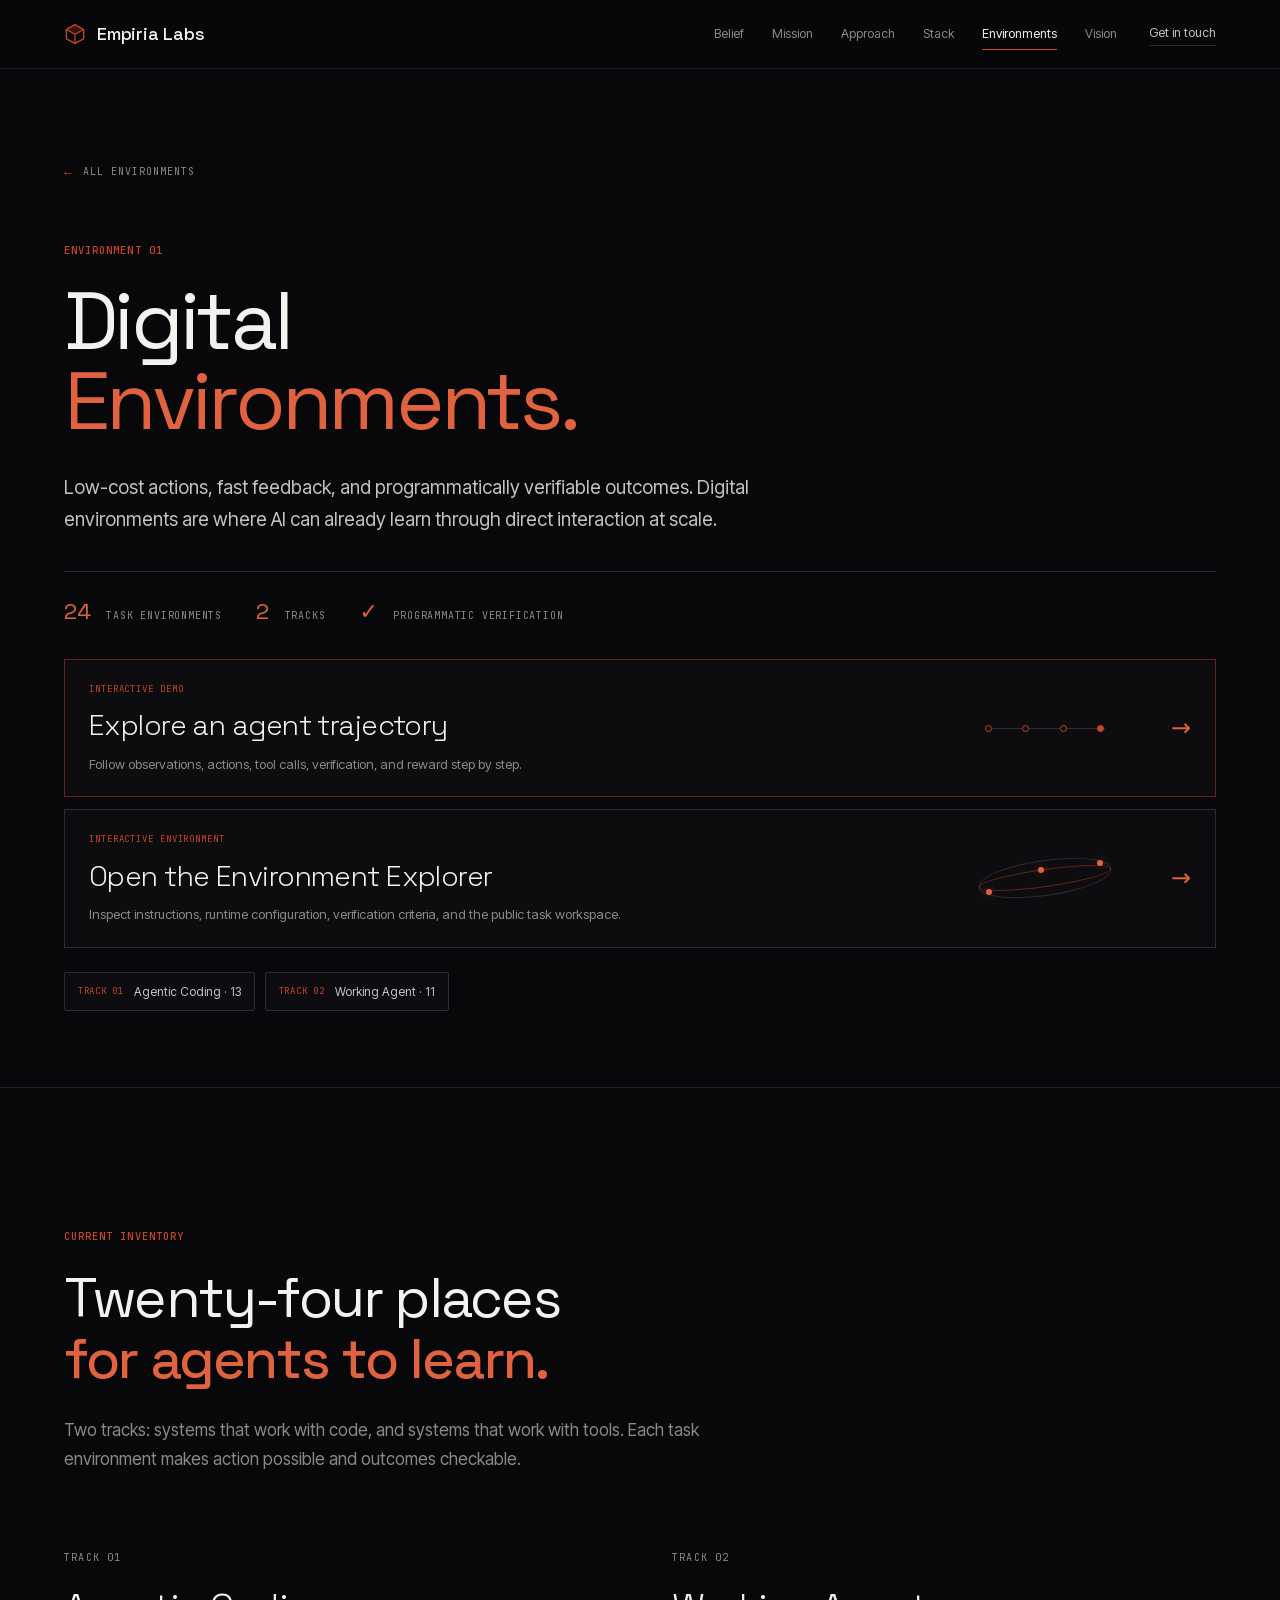
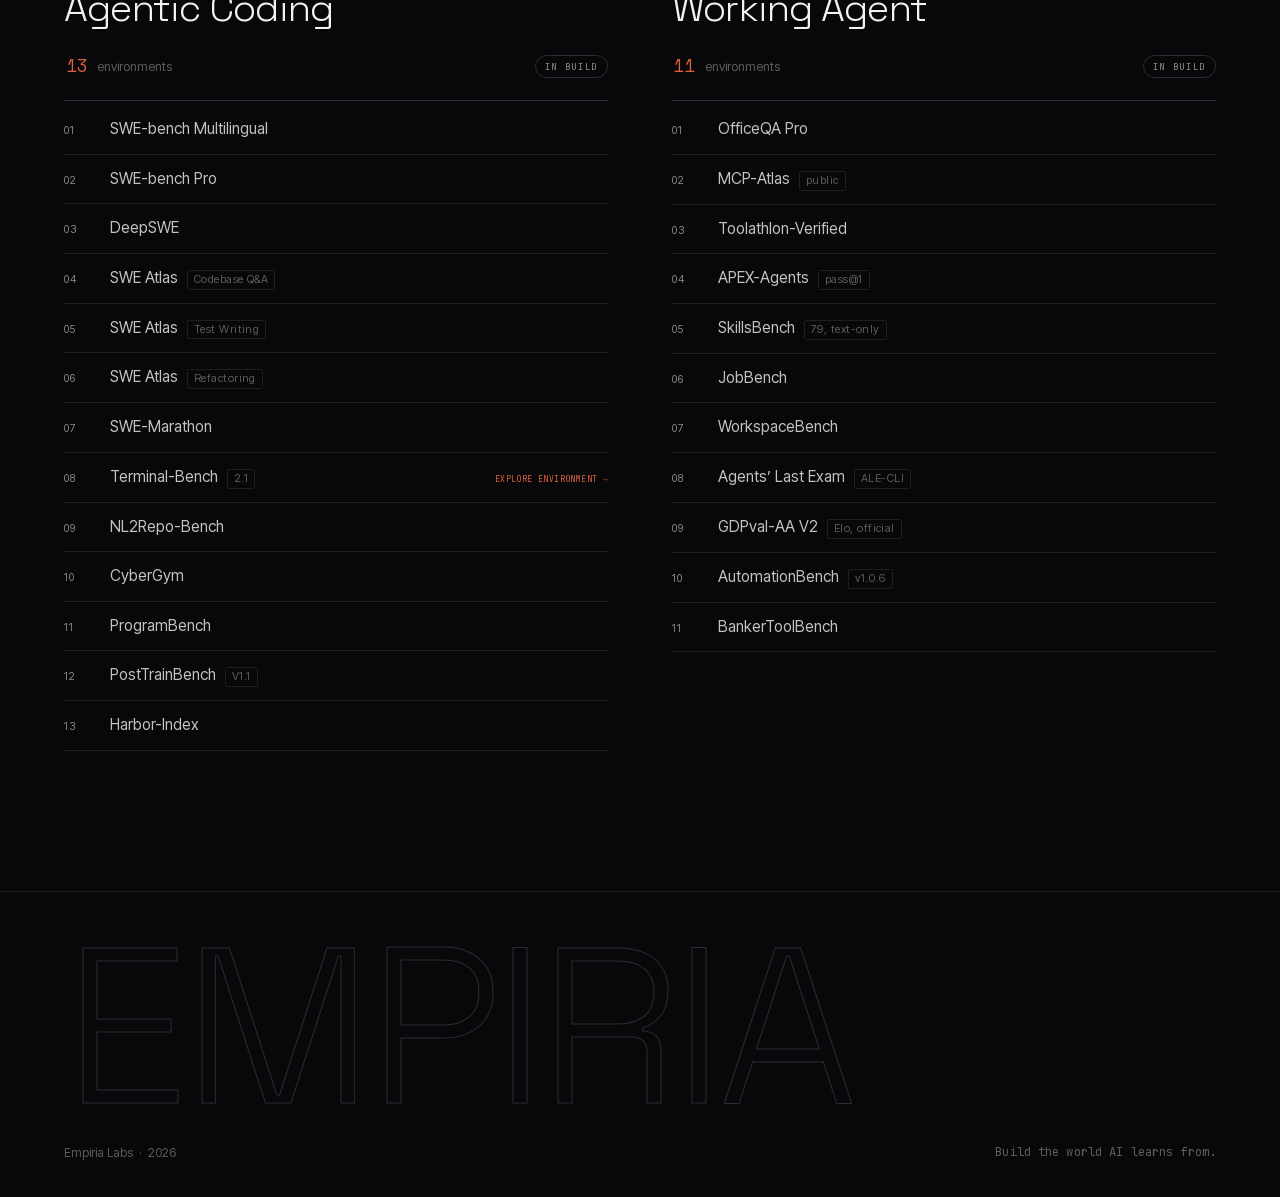
<file: digital-environments.html>
<!DOCTYPE html>
<html lang="en">
<head>
<meta charset="utf-8">
<meta name="viewport" content="width=device-width, initial-scale=1">
<title>Digital Environments — Empiria Labs</title>
<meta name="description" content="Twenty-four digital task environments for agentic coding and working agents.">
<meta name="theme-color" content="#08080A">
<link rel="icon" href="favicon.svg" type="image/svg+xml">
<link rel="stylesheet" href="fonts.css">
<link rel="preload" href="fonts/space-grotesk.woff2" as="font" type="font/woff2" crossorigin>
<link rel="preload" href="fonts/inter-tight.woff2" as="font" type="font/woff2" crossorigin>
<link rel="preload" href="fonts/jetbrains-mono.woff2" as="font" type="font/woff2" crossorigin>
<link rel="stylesheet" href="style.css">
</head>
<body>
<div class="world" aria-hidden="true"><div class="world-grid"></div></div>

<header class="site-head">
  <div class="container head-inner">
    <a class="brand" href="index.html#top">
      <span class="brand-mark" aria-hidden="true">
        <svg class="brand-cube-construct" viewBox="0 0 64 64" fill="none" xmlns="http://www.w3.org/2000/svg">
          <path class="brand-cube-outline" d="m32 5 25 14v27L32 59 7 46V19L32 5Z"/>
          <path class="brand-cube-grid" d="m7 19 25 14 25-14M32 33v26"/>
          <path class="brand-cube-top" d="m32 5 25 14-25 14L7 19 32 5Z"/>
        </svg>
      </span>
      <span class="brand-name">Empiria&nbsp;Labs</span>
    </a>
    <nav class="site-nav" aria-label="Primary">
      <a href="index.html#belief">Belief</a>
      <a href="index.html#mission">Mission</a>
      <a href="index.html#approach">Approach</a>
      <a href="index.html#stack">Stack</a>
      <a class="active" href="index.html#environments">Environments</a>
      <a href="index.html#vision">Vision</a>
    </nav>
    <a class="head-cta" href="index.html#contact">Get in touch</a>
    <button class="nav-toggle" id="navToggle" aria-label="Menu" aria-expanded="false"><span></span><span></span></button>
  </div>
</header>

<main class="detail-main">
  <section class="detail-hero">
    <div class="container">
      <a class="back-link" href="index.html#environments">All environments</a>
      <p class="label detail-kicker">Environment 01</p>
      <h1 class="detail-title">Digital<em>Environments.</em></h1>
      <p class="detail-intro">
        Low-cost actions, fast feedback, and programmatically verifiable outcomes.
        Digital environments are where AI can already learn through direct interaction at scale.
      </p>
      <div class="detail-stats" aria-label="Digital environment summary">
        <span class="detail-stat"><strong>24</strong> task environments</span>
        <span class="detail-stat"><strong>2</strong> tracks</span>
        <span class="detail-stat"><strong>✓</strong> programmatic verification</span>
      </div>
      <a class="trajectory-launch" href="trajectory-explorer.html">
        <span class="trajectory-launch-copy">
          <small>Interactive demo</small>
          <strong>Explore an agent trajectory</strong>
          <span>Follow observations, actions, tool calls, verification, and reward step by step.</span>
        </span>
        <span class="trajectory-launch-path" aria-hidden="true">
          <i></i><i></i><i></i><i></i>
        </span>
        <span class="trajectory-launch-arrow" aria-hidden="true">→</span>
      </a>
      <a class="trajectory-launch environment-launch" href="environment-explorer.html?environment=rocket-ascent-guidance-clean">
        <span class="trajectory-launch-copy">
          <small>Interactive environment</small>
          <strong>Open the Environment Explorer</strong>
          <span>Inspect instructions, runtime configuration, verification criteria, and the public task workspace.</span>
        </span>
        <span class="environment-launch-orbit" aria-hidden="true">
          <i></i><b></b><em></em>
        </span>
        <span class="trajectory-launch-arrow" aria-hidden="true">→</span>
      </a>
      <nav class="track-jump" aria-label="Jump to a digital environment track">
        <a href="#agentic-coding"><span>Track 01</span> Agentic Coding · 13</a>
        <a href="#working-agent"><span>Track 02</span> Working Agent · 11</a>
      </nav>
    </div>
  </section>

  <section class="section detail-inventory">
    <div class="container">
      <div class="section-head">
        <p class="label">Current inventory</p>
        <h2 class="section-title">Twenty-four places<br><em>for agents to learn.</em></h2>
        <p class="section-lead">
          Two tracks: systems that work with code, and systems that work with tools.
          Each task environment makes action possible and outcomes checkable.
        </p>
      </div>

      <div class="tracks">
        <section class="track" id="agentic-coding">
          <header class="track-head">
            <p class="track-idx">Track 01</p>
            <h3>Agentic Coding</h3>
            <p class="track-meta"><span class="count">13</span> environments <span class="chip">In build</span></p>
          </header>
          <ol class="env-list in-view">
            <li><span class="env-n">01</span><span class="env-name">SWE-bench Multilingual</span></li>
            <li><span class="env-n">02</span><span class="env-name">SWE-bench Pro</span></li>
            <li><span class="env-n">03</span><span class="env-name">DeepSWE</span></li>
            <li><span class="env-n">04</span><span class="env-name">SWE Atlas <span class="env-q">Codebase Q&amp;A</span></span></li>
            <li><span class="env-n">05</span><span class="env-name">SWE Atlas <span class="env-q">Test Writing</span></span></li>
            <li><span class="env-n">06</span><span class="env-name">SWE Atlas <span class="env-q">Refactoring</span></span></li>
            <li><span class="env-n">07</span><span class="env-name">SWE-Marathon</span></li>
            <li class="env-list-linked"><a href="environment-explorer.html?environment=rocket-ascent-guidance-clean"><span class="env-n">08</span><span class="env-name">Terminal-Bench <span class="env-q">2.1</span><span class="env-explore-label">Explore environment →</span></span></a></li>
            <li><span class="env-n">09</span><span class="env-name">NL2Repo-Bench</span></li>
            <li><span class="env-n">10</span><span class="env-name">CyberGym</span></li>
            <li><span class="env-n">11</span><span class="env-name">ProgramBench</span></li>
            <li><span class="env-n">12</span><span class="env-name">PostTrainBench <span class="env-q">V1.1</span></span></li>
            <li><span class="env-n">13</span><span class="env-name">Harbor-Index</span></li>
          </ol>
        </section>

        <section class="track" id="working-agent">
          <header class="track-head">
            <p class="track-idx">Track 02</p>
            <h3>Working Agent</h3>
            <p class="track-meta"><span class="count">11</span> environments <span class="chip">In build</span></p>
          </header>
          <ol class="env-list in-view">
            <li><span class="env-n">01</span><span class="env-name">OfficeQA Pro</span></li>
            <li><span class="env-n">02</span><span class="env-name">MCP-Atlas <span class="env-q">public</span></span></li>
            <li><span class="env-n">03</span><span class="env-name">Toolathlon-Verified</span></li>
            <li><span class="env-n">04</span><span class="env-name">APEX-Agents <span class="env-q">pass@1</span></span></li>
            <li><span class="env-n">05</span><span class="env-name">SkillsBench <span class="env-q">79, text-only</span></span></li>
            <li><span class="env-n">06</span><span class="env-name">JobBench</span></li>
            <li><span class="env-n">07</span><span class="env-name">WorkspaceBench</span></li>
            <li><span class="env-n">08</span><span class="env-name">Agents&rsquo; Last Exam <span class="env-q">ALE-CLI</span></span></li>
            <li><span class="env-n">09</span><span class="env-name">GDPval-AA V2 <span class="env-q">Elo, official</span></span></li>
            <li><span class="env-n">10</span><span class="env-name">AutomationBench <span class="env-q">v1.0.6</span></span></li>
            <li><span class="env-n">11</span><span class="env-name">BankerToolBench</span></li>
          </ol>
        </section>
      </div>
    </div>
  </section>
</main>

<footer class="site-foot">
  <div class="wordmark" aria-hidden="true"><span>EMPIRIA</span></div>
  <div class="container foot-bar">
    <p>Empiria Labs &nbsp;·&nbsp; 2026</p>
    <p class="foot-line">Build the world AI learns from.</p>
  </div>
</footer>

<script src="script.js"></script>
</body>
</html>
</file>
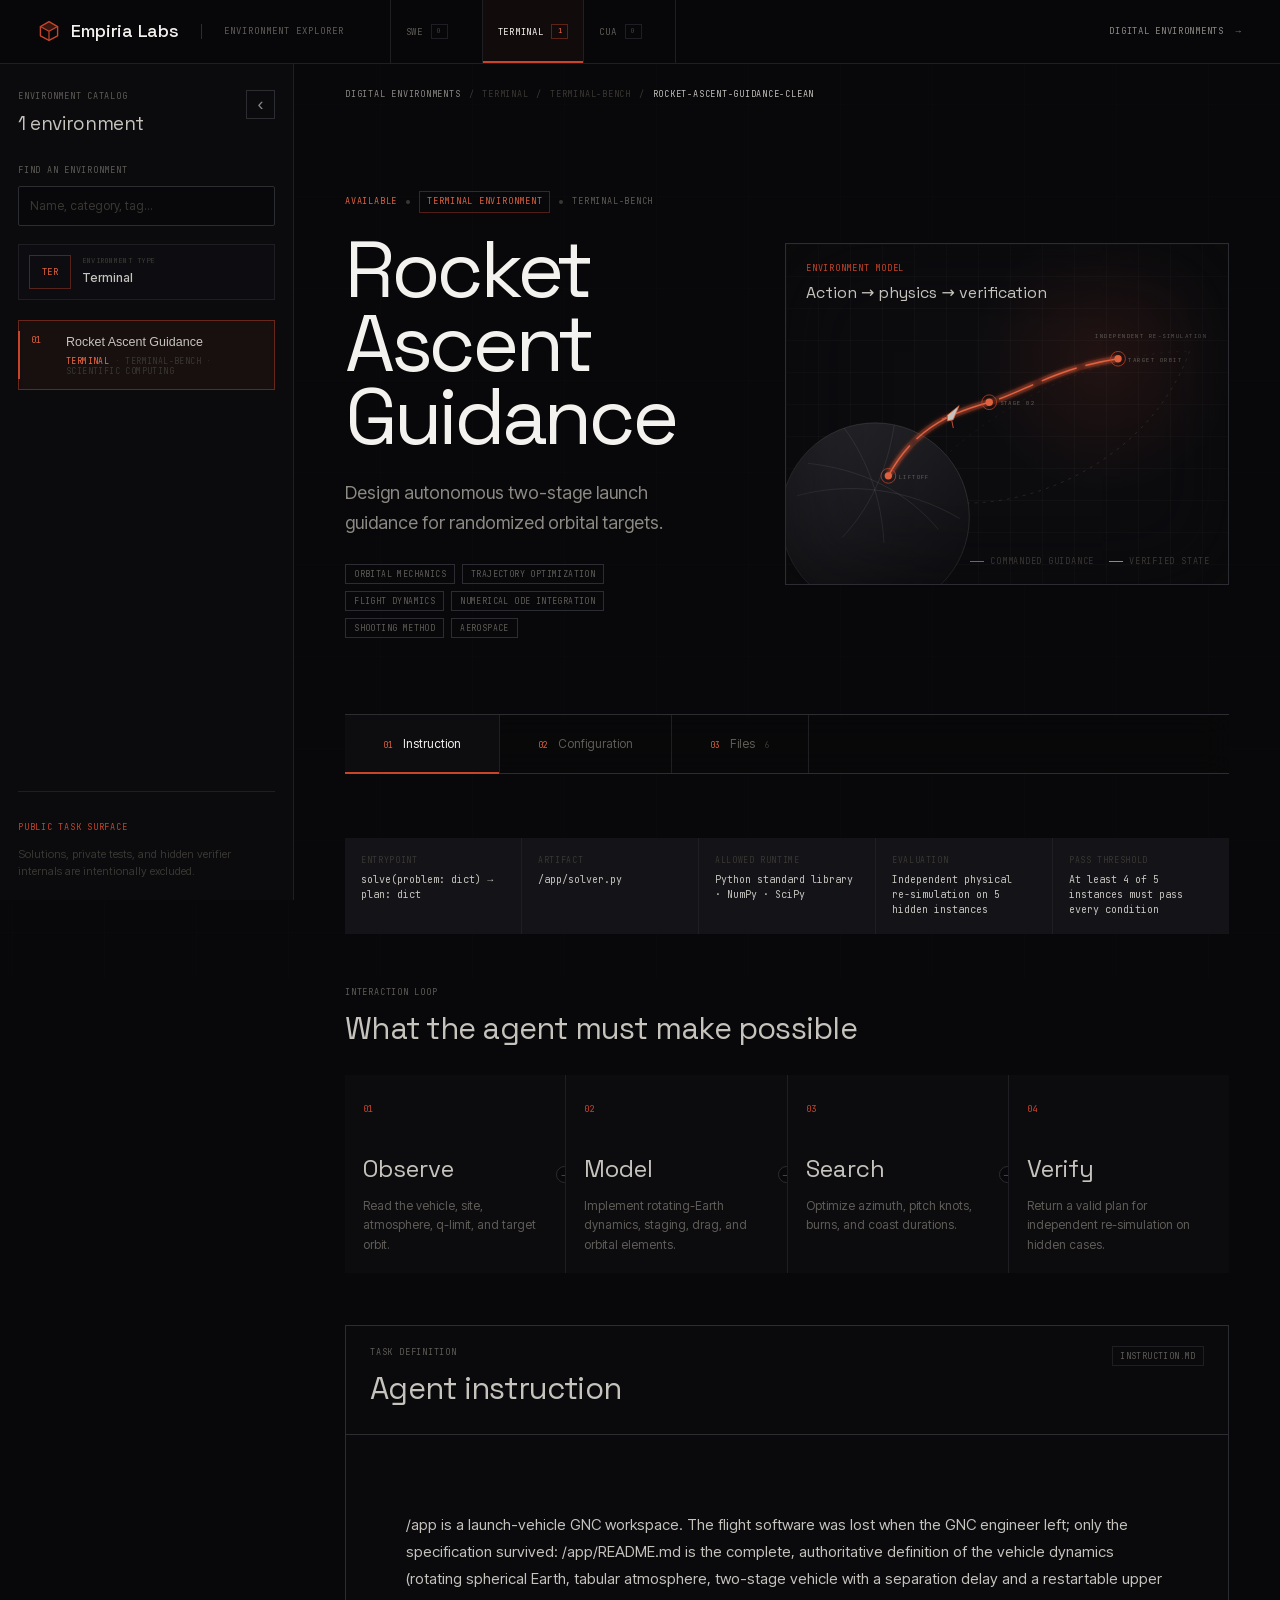
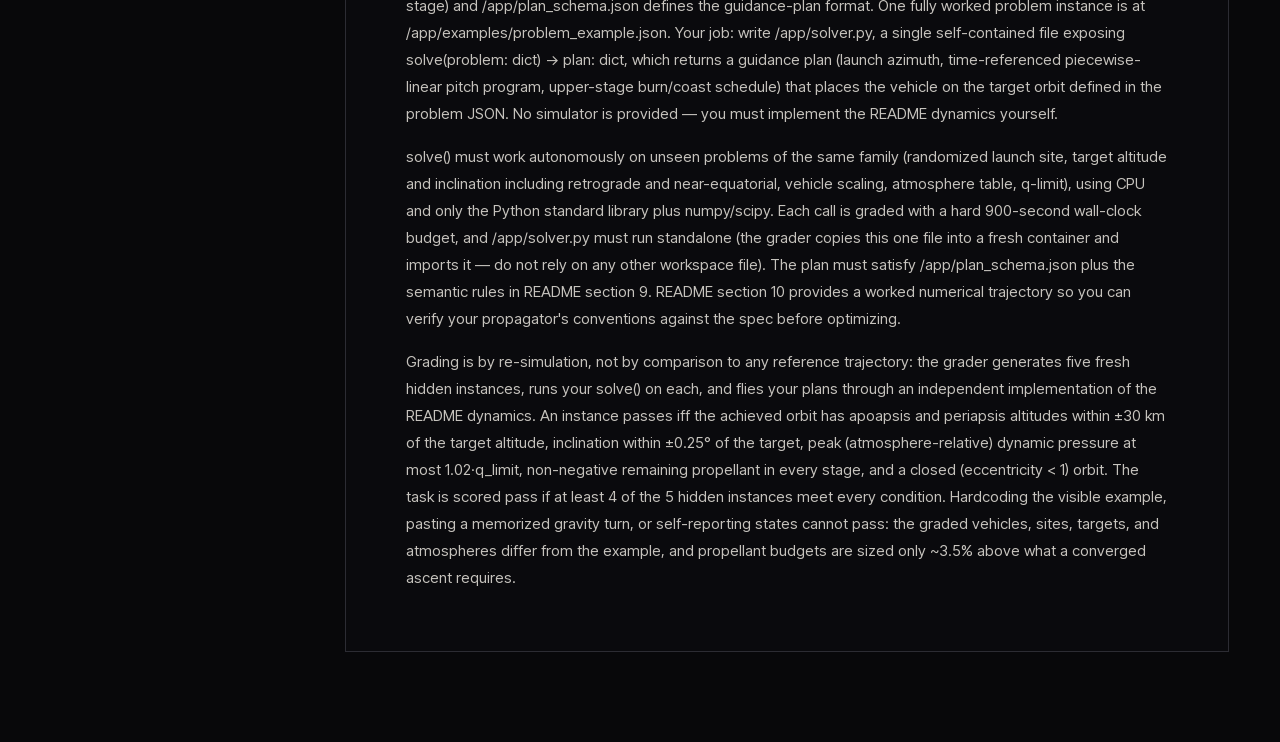
<file: environment-explorer.html>
<!DOCTYPE html>
<html lang="en">
<head>
<meta charset="utf-8">
<meta name="viewport" content="width=device-width, initial-scale=1">
<title>Environment Explorer — Empiria Labs</title>
<meta name="description" content="Inspect interactive AI task environments, their contracts, configurations, and public workspace files.">
<meta name="theme-color" content="#08080A">
<link rel="icon" href="favicon.svg" type="image/svg+xml">
<link rel="stylesheet" href="fonts.css">
<link rel="preload" href="fonts/space-grotesk.woff2" as="font" type="font/woff2" crossorigin>
<link rel="preload" href="fonts/inter-tight.woff2" as="font" type="font/woff2" crossorigin>
<link rel="preload" href="fonts/jetbrains-mono.woff2" as="font" type="font/woff2" crossorigin>
<link rel="stylesheet" href="style.css">
<link rel="stylesheet" href="environment-explorer.css?v=20260909">
</head>
<body class="environment-browser-body">
<div class="world" aria-hidden="true"><div class="world-grid"></div></div>

<header class="environment-topbar">
  <div class="environment-topbar-inner">
    <a class="brand" href="index.html#top">
      <span class="brand-mark" aria-hidden="true">
        <svg class="brand-cube-construct" viewBox="0 0 64 64" fill="none" xmlns="http://www.w3.org/2000/svg">
          <path class="brand-cube-outline" d="m32 5 25 14v27L32 59 7 46V19L32 5Z"/>
          <path class="brand-cube-grid" d="m7 19 25 14 25-14M32 33v26"/>
          <path class="brand-cube-top" d="m32 5 25 14-25 14L7 19 32 5Z"/>
        </svg>
      </span>
      <span class="brand-name">Empiria&nbsp;Labs</span>
    </a>
    <span class="environment-product-name">Environment Explorer</span>
    <nav class="environment-type-nav" id="environmentTypeNav" aria-label="Environment types">
      <button type="button" data-environment-type="swe" aria-pressed="false"><span>SWE</span><b id="sweEnvironmentCount">0</b></button>
      <button type="button" data-environment-type="terminal" aria-pressed="true"><span>Terminal</span><b id="terminalEnvironmentCount">1</b></button>
      <button type="button" data-environment-type="cua" aria-pressed="false"><span>CUA</span><b id="cuaEnvironmentCount">0</b></button>
    </nav>
    <a class="environment-back-link" href="digital-environments.html">Digital environments <span>→</span></a>
  </div>
</header>

<main class="environment-browser">
  <aside class="environment-catalog" id="environmentCatalog">
    <div class="catalog-heading">
      <div><p>Environment catalog</p><strong id="environmentCount">1 environment</strong></div>
      <button id="catalogClose" type="button" aria-label="Hide environment catalog">‹</button>
    </div>
    <label class="catalog-search">
      <span>Find an environment</span>
      <input id="environmentSearch" type="search" placeholder="Name, category, tag...">
    </label>
    <div class="catalog-current-type">
      <span id="catalogTypeCode">TER</span>
      <div><small>Environment type</small><strong id="catalogTypeName">Terminal</strong></div>
    </div>
    <nav class="catalog-groups" id="environmentList" aria-label="Available environments"></nav>
    <div class="catalog-note">
      <span>Public task surface</span>
      <small>Solutions, private tests, and hidden verifier internals are intentionally excluded.</small>
    </div>
  </aside>

  <section class="environment-content">
    <button class="catalog-open" id="catalogOpen" type="button">Show environment catalog</button>
    <section class="environment-type-empty" id="environmentTypeEmpty" hidden>
      <p id="emptyTypeCode">SWE environment</p>
      <h1 id="emptyTypeTitle">Software Engineering</h1>
      <span id="emptyTypeCopy">Repository-level environments for coding, testing, debugging, and verified software changes.</span>
      <div class="empty-type-grid" id="emptyTypeTraits"></div>
      <button type="button" id="emptyTypeReturn">View available Terminal environment →</button>
    </section>
    <div class="environment-content-inner" id="environmentDetail">
      <nav class="environment-breadcrumb" aria-label="Breadcrumb">
        <a href="digital-environments.html">Digital environments</a><span>/</span><span id="breadcrumbType">Terminal</span><span>/</span><span id="breadcrumbFamily">Terminal-Bench</span><span>/</span><strong id="breadcrumbTask">Task</strong>
      </nav>

      <header class="environment-hero">
        <div class="environment-hero-copy">
          <div class="environment-hero-status"><span id="environmentStatus">Available</span><i></i><span class="environment-type-chip" id="environmentType">Terminal environment</span><i></i><span id="environmentFamily">Terminal-Bench</span></div>
          <h1 id="environmentTitle">Rocket Ascent Guidance</h1>
          <p id="environmentSubtitle">Design autonomous two-stage launch guidance for randomized orbital targets.</p>
          <div class="environment-tags" id="environmentTags"></div>
        </div>

        <figure class="orbit-visual" aria-labelledby="orbitVisualTitle">
          <figcaption><span>Environment model</span><strong id="orbitVisualTitle">Action → physics → verification</strong></figcaption>
          <svg viewBox="0 0 600 350" role="img" aria-label="A launch trajectory progressing from Earth through stage separation to target orbit">
            <defs>
              <linearGradient id="earthShade" x1="0" y1="0" x2="1" y2="1"><stop offset="0" stop-color="#27272d"/><stop offset="1" stop-color="#0c0c0f"/></linearGradient>
              <filter id="trajectoryGlow" x="-40%" y="-40%" width="180%" height="180%"><feGaussianBlur stdDeviation="3" result="blur"/><feMerge><feMergeNode in="blur"/><feMergeNode in="SourceGraphic"/></feMerge></filter>
            </defs>
            <path class="orbit-ring orbit-ring-back" d="M170 282C248 181 413 89 548 90"/>
            <path class="orbit-ring" d="M170 282C282 328 487 258 548 90"/>
            <circle class="earth-disc" cx="121" cy="315" r="128" fill="url(#earthShade)"/>
            <path class="earth-grid" d="M15 286c68-19 150-11 221 31M30 242c73 8 134 38 177 90M79 194c32 43 51 98 54 156M147 190c-9 59-32 112-71 153"/>
            <path class="flight-path-shadow" d="M139 259C177 190 230 172 276 159S365 113 451 100"/>
            <path class="flight-path" d="M139 259C177 190 230 172 276 159S365 113 451 100" pathLength="1"/>
            <g class="flight-node node-launch" transform="translate(139 259)"><circle r="5"/><circle class="node-pulse" r="10"/><text x="14" y="4">LIFTOFF</text></g>
            <g class="flight-node node-stage" transform="translate(276 159)"><circle r="5"/><circle class="node-pulse" r="10"/><text x="14" y="4">STAGE 02</text></g>
            <g class="flight-node node-target" transform="translate(451 100)"><circle r="5"/><circle class="node-pulse" r="10"/><text x="14" y="4">TARGET ORBIT</text></g>
            <g class="vehicle" transform="translate(226 177) rotate(37)"><path d="M0-15 5 5 0 11-5 5Z"/><path d="M-4 7-8 14M4 7l8 7"/></g>
            <text class="orbit-label" x="420" y="72">INDEPENDENT RE-SIMULATION</text>
          </svg>
          <div class="orbit-legend"><span><i></i>Commanded guidance</span><span><i></i>Verified state</span></div>
        </figure>
      </header>

      <nav class="environment-tabs" role="tablist" aria-label="Environment views">
        <button type="button" role="tab" id="tabInstruction" aria-controls="panelInstruction" aria-selected="true" data-tab="instruction"><span>01</span>Instruction</button>
        <button type="button" role="tab" id="tabConfiguration" aria-controls="panelConfiguration" aria-selected="false" data-tab="configuration"><span>02</span>Configuration</button>
        <button type="button" role="tab" id="tabFiles" aria-controls="panelFiles" aria-selected="false" data-tab="files"><span>03</span>Files <b id="publicFileCount">6</b></button>
      </nav>

      <section class="environment-panel environment-instruction" id="panelInstruction" role="tabpanel" aria-labelledby="tabInstruction">
        <div class="contract-strip" id="contractStrip"></div>
        <section class="environment-loop" aria-labelledby="loopTitle">
          <header><p>Interaction loop</p><h2 id="loopTitle">What the agent must make possible</h2></header>
          <div class="environment-phases" id="environmentPhases"></div>
        </section>
        <article class="environment-document">
          <header><div><p>Task definition</p><h2>Agent instruction</h2></div><span>instruction.md</span></header>
          <div class="markdown-body" id="instructionDocument"><p class="loading-copy">Loading task instruction…</p></div>
        </article>
      </section>

      <section class="environment-panel" id="panelConfiguration" role="tabpanel" aria-labelledby="tabConfiguration" hidden>
        <div class="configuration-layout">
          <section class="configuration-card resources-card"><header><p>Compute envelope</p><h2>Resources</h2></header><dl id="resourceGrid"></dl></section>
          <section class="configuration-card timeout-card"><header><p>Time envelope</p><h2>Timeouts</h2></header><dl id="timeoutGrid"></dl></section>
          <section class="configuration-card verification-card"><header><p>Reward signal</p><h2>Passing conditions</h2></header><dl id="verificationGrid"></dl></section>
          <section class="configuration-card difficulty-card">
            <header><p>Challenge profile</p><h2>Difficulty</h2></header>
            <div class="difficulty-display"><strong id="difficultyValue">Frontier</strong><span id="difficultyGrade">Too hard or broken</span></div>
            <dl class="difficulty-facts"><div><dt>Calibration</dt><dd id="calibrationValue">—</dd></div><div><dt>Expert estimate</dt><dd id="expertEstimate">—</dd></div></dl>
          </section>
        </div>
        <details class="source-config">
          <summary><span><small>Source</small><strong>View task configuration</strong></span><i>+</i></summary>
          <pre><code id="taskConfigSource">Loading task.toml…</code></pre>
        </details>
      </section>

      <section class="environment-panel" id="panelFiles" role="tabpanel" aria-labelledby="tabFiles" hidden>
        <div class="file-browser">
          <aside class="file-tree-panel">
            <header><div><p>Public workspace</p><h2>Files</h2></div><span id="fileTreeCount">6</span></header>
            <label class="file-search"><span>Filter files</span><input id="fileSearch" type="search" placeholder="Filename or path..."></label>
            <nav class="file-tree" id="fileTree" aria-label="Public task files"></nav>
            <p class="file-safety-note">Excluded: solutions, tests, verifier internals, dependency folders, caches, and generated files.</p>
          </aside>
          <section class="file-preview">
            <header><div><p id="fileType">Markdown</p><h2 id="filePath">instruction.md</h2></div><span id="fileSize">2.2 KB</span></header>
            <div class="file-preview-body" id="filePreview"><p class="loading-copy">Select a file to inspect it.</p></div>
          </section>
        </div>
      </section>
    </div>
  </section>
</main>

<script src="environment-data.js"></script>
<script src="environment-explorer.js?v=20260909"></script>
</body>
</html>
</file>
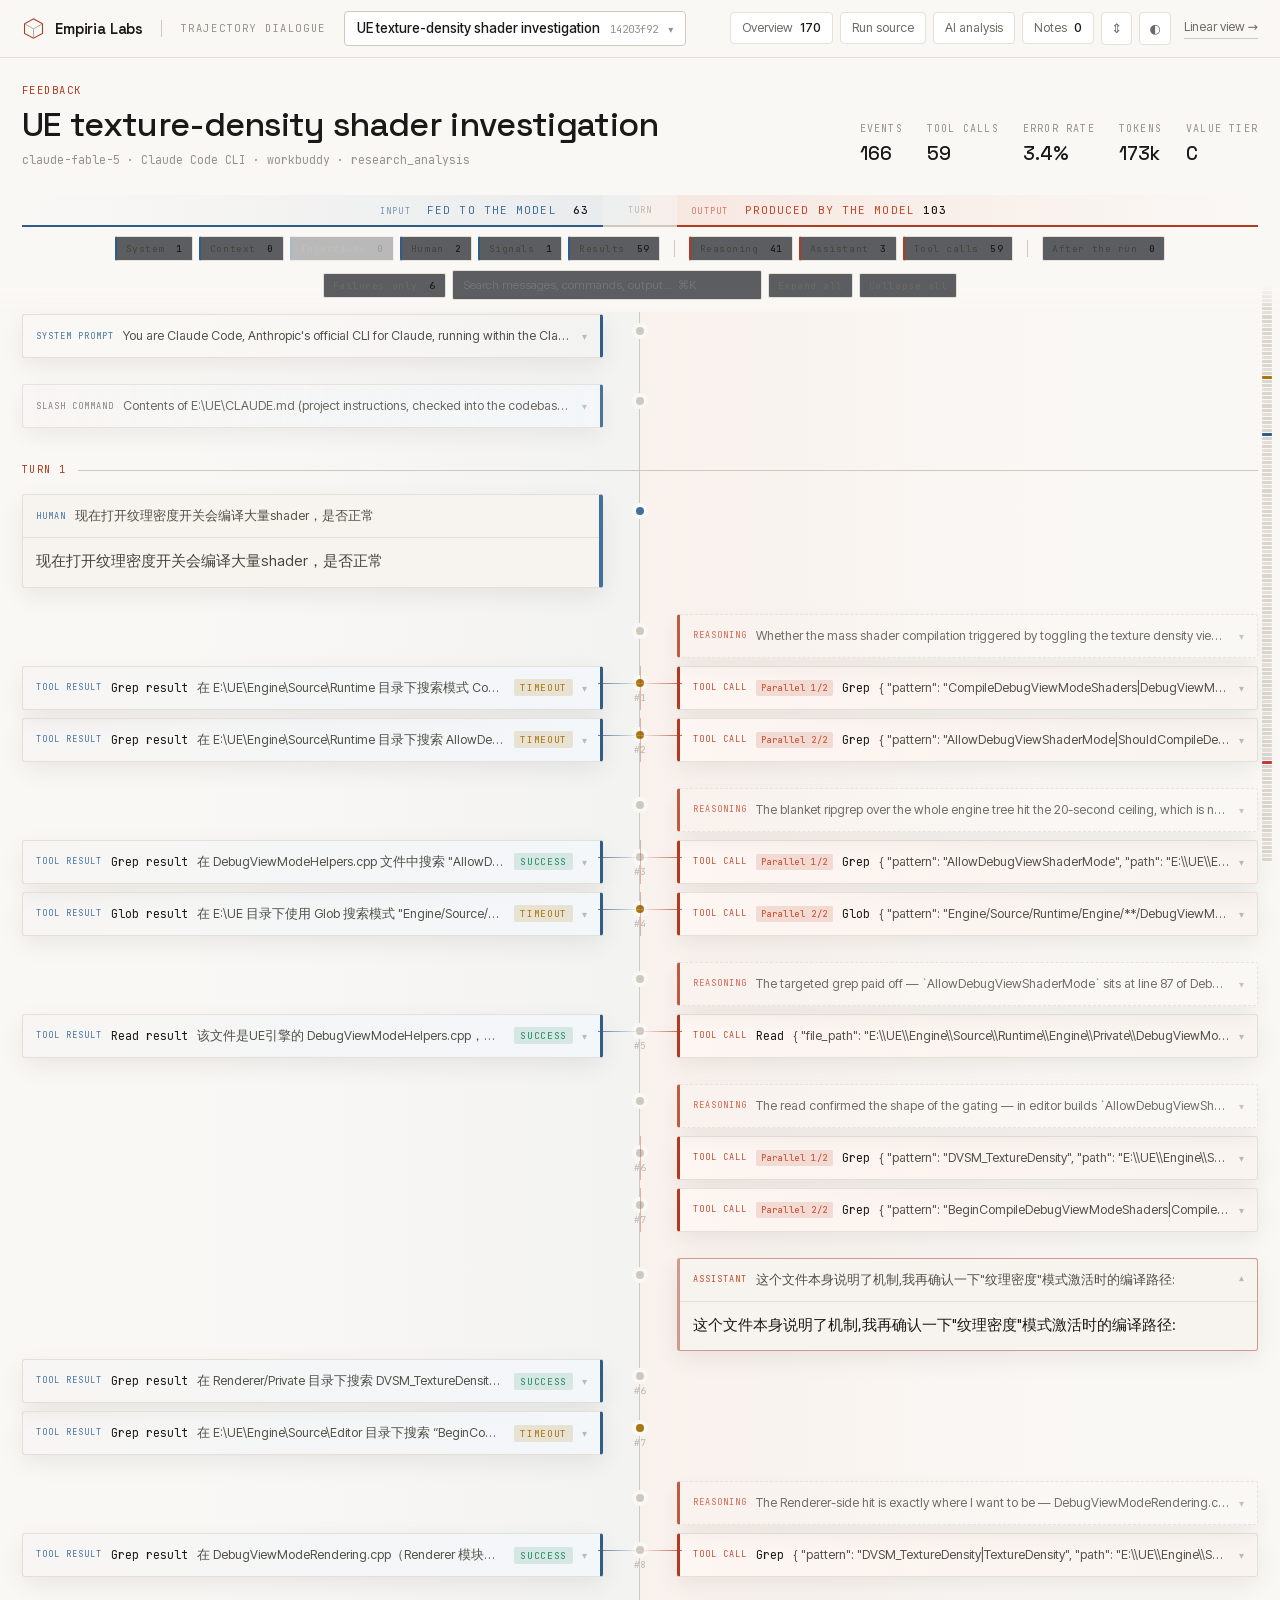
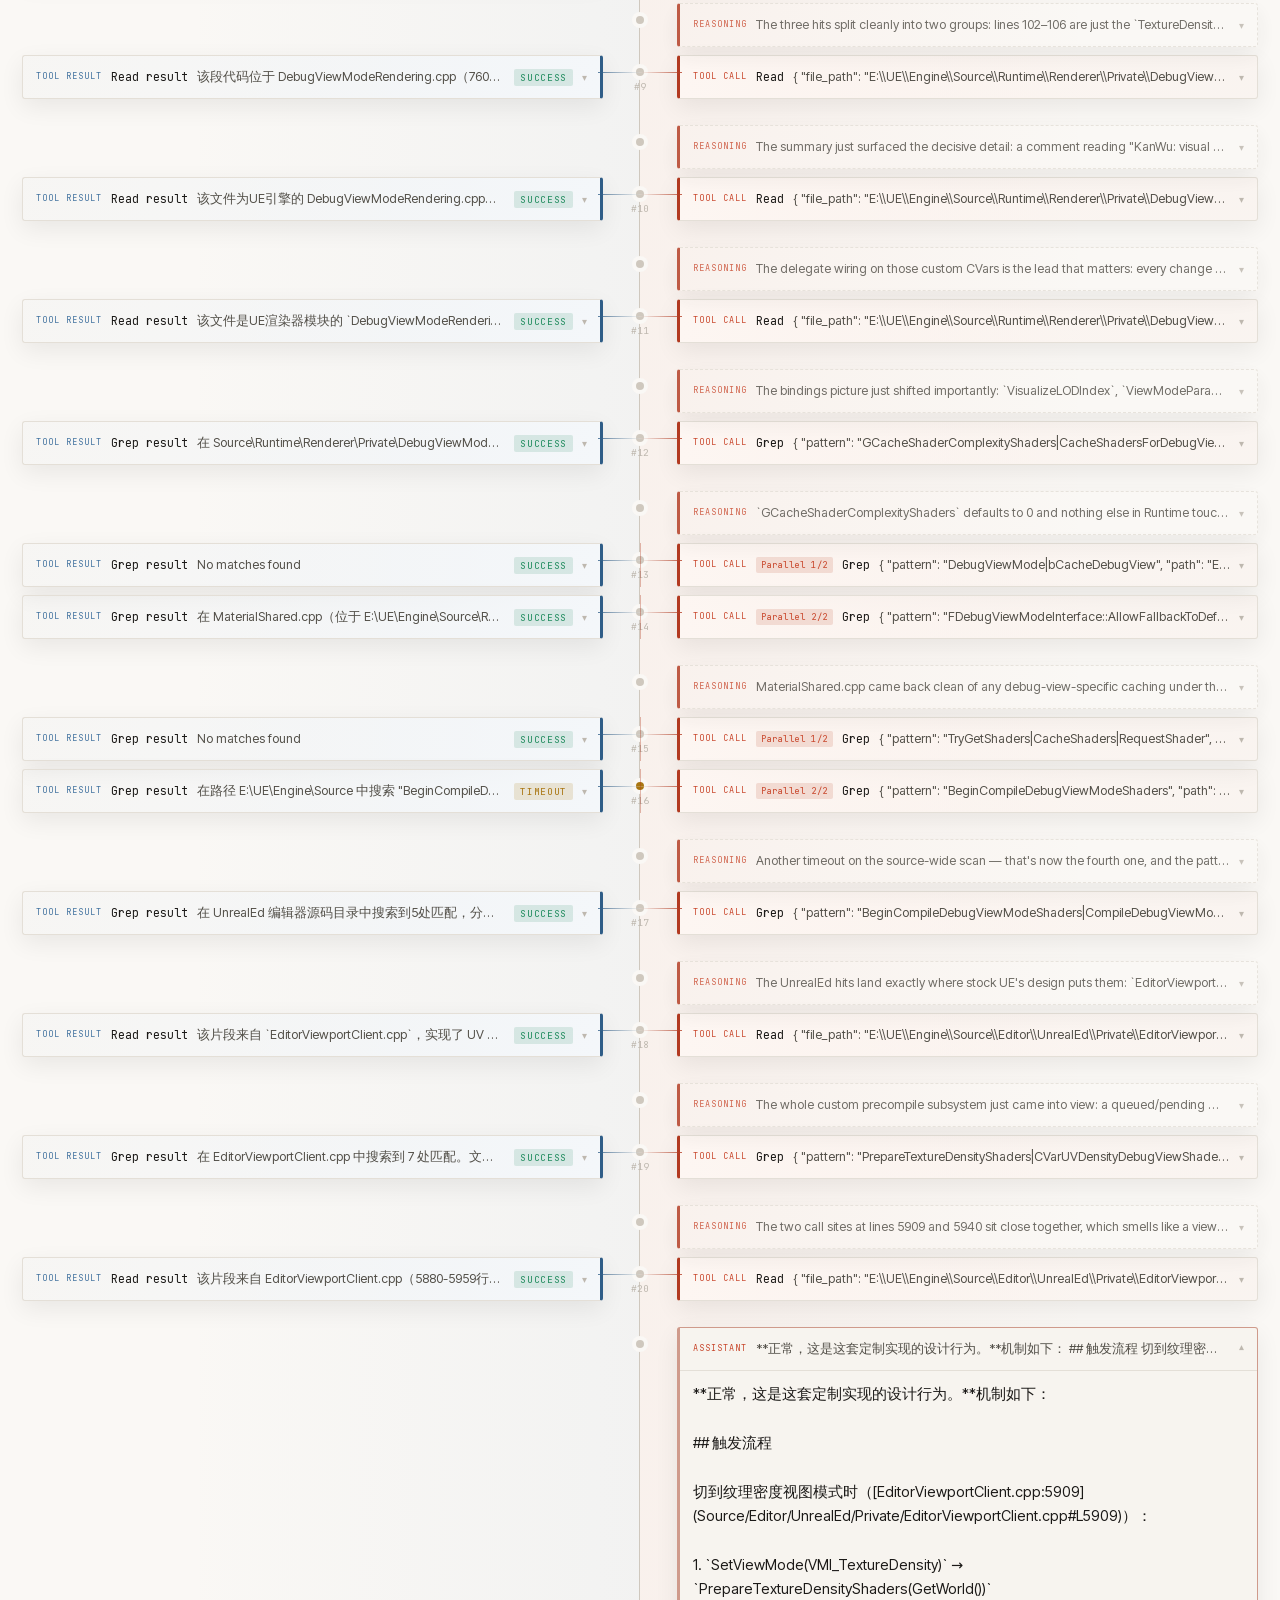
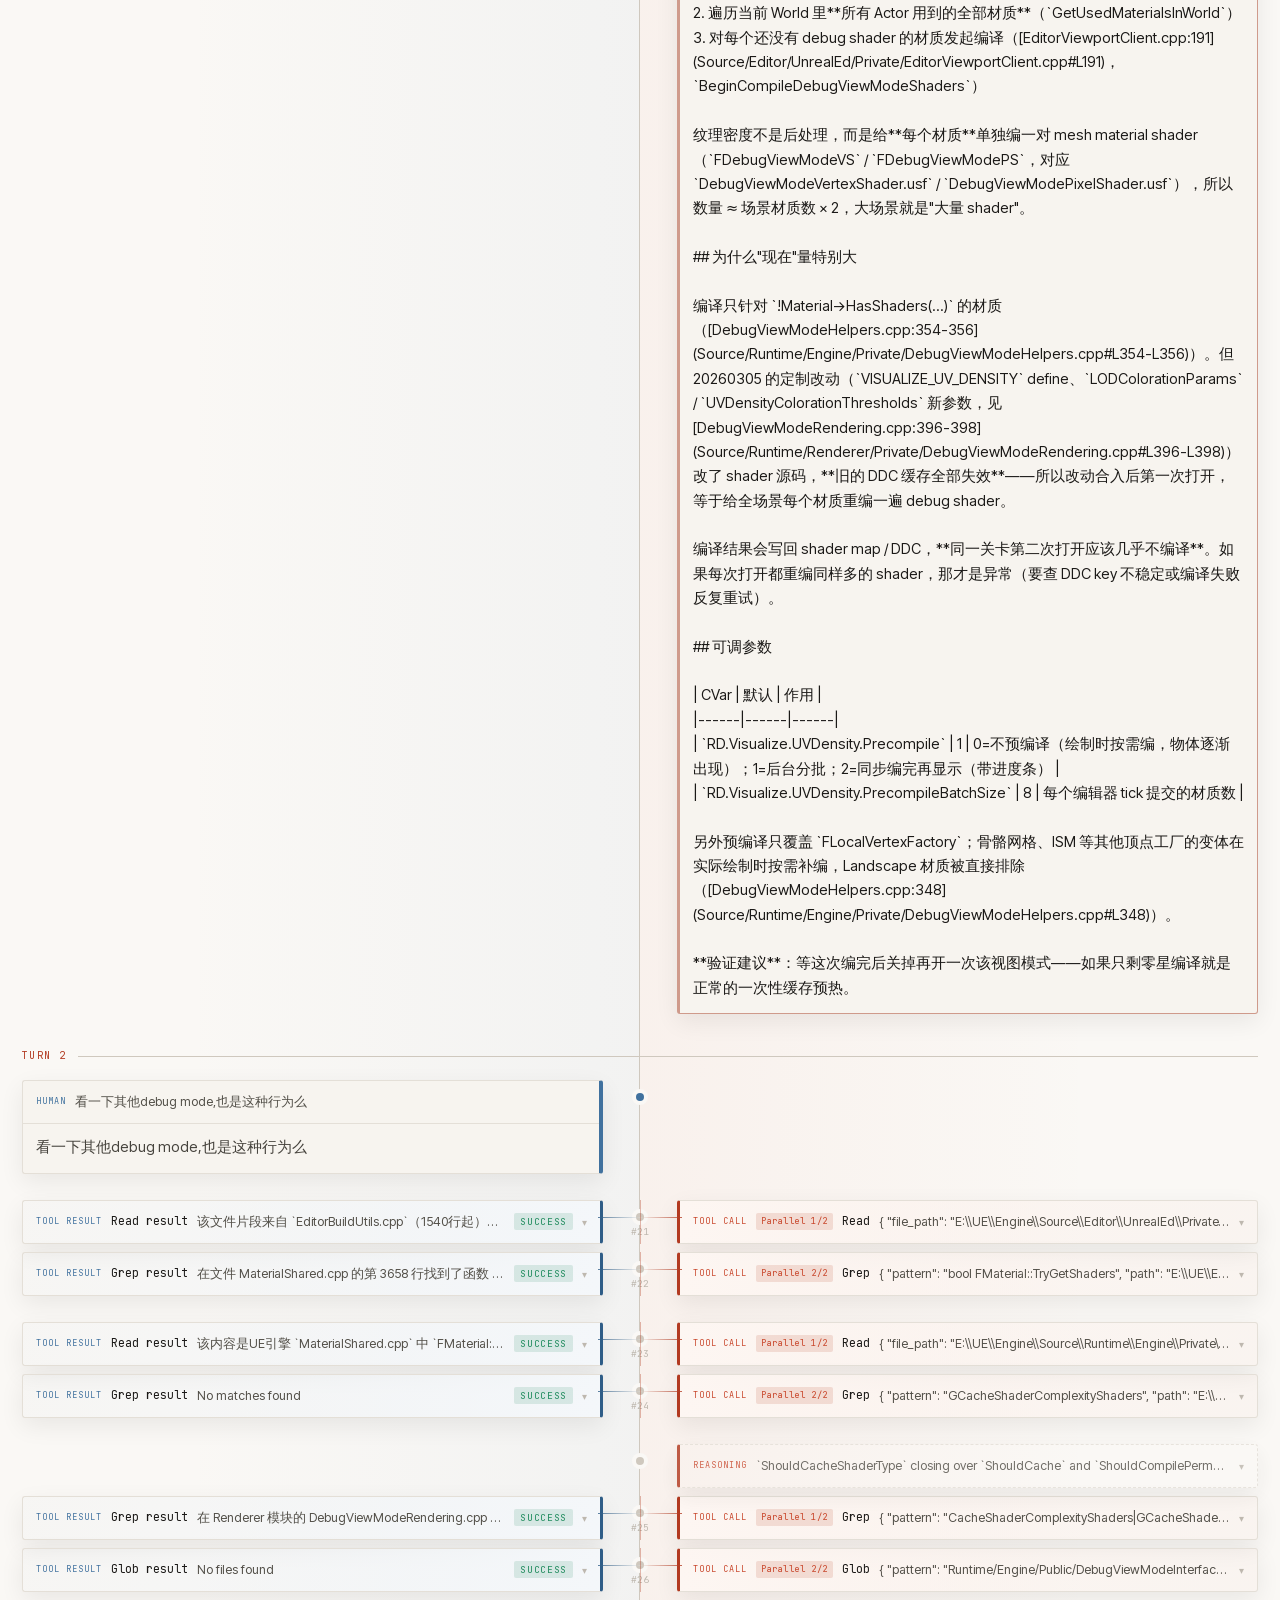
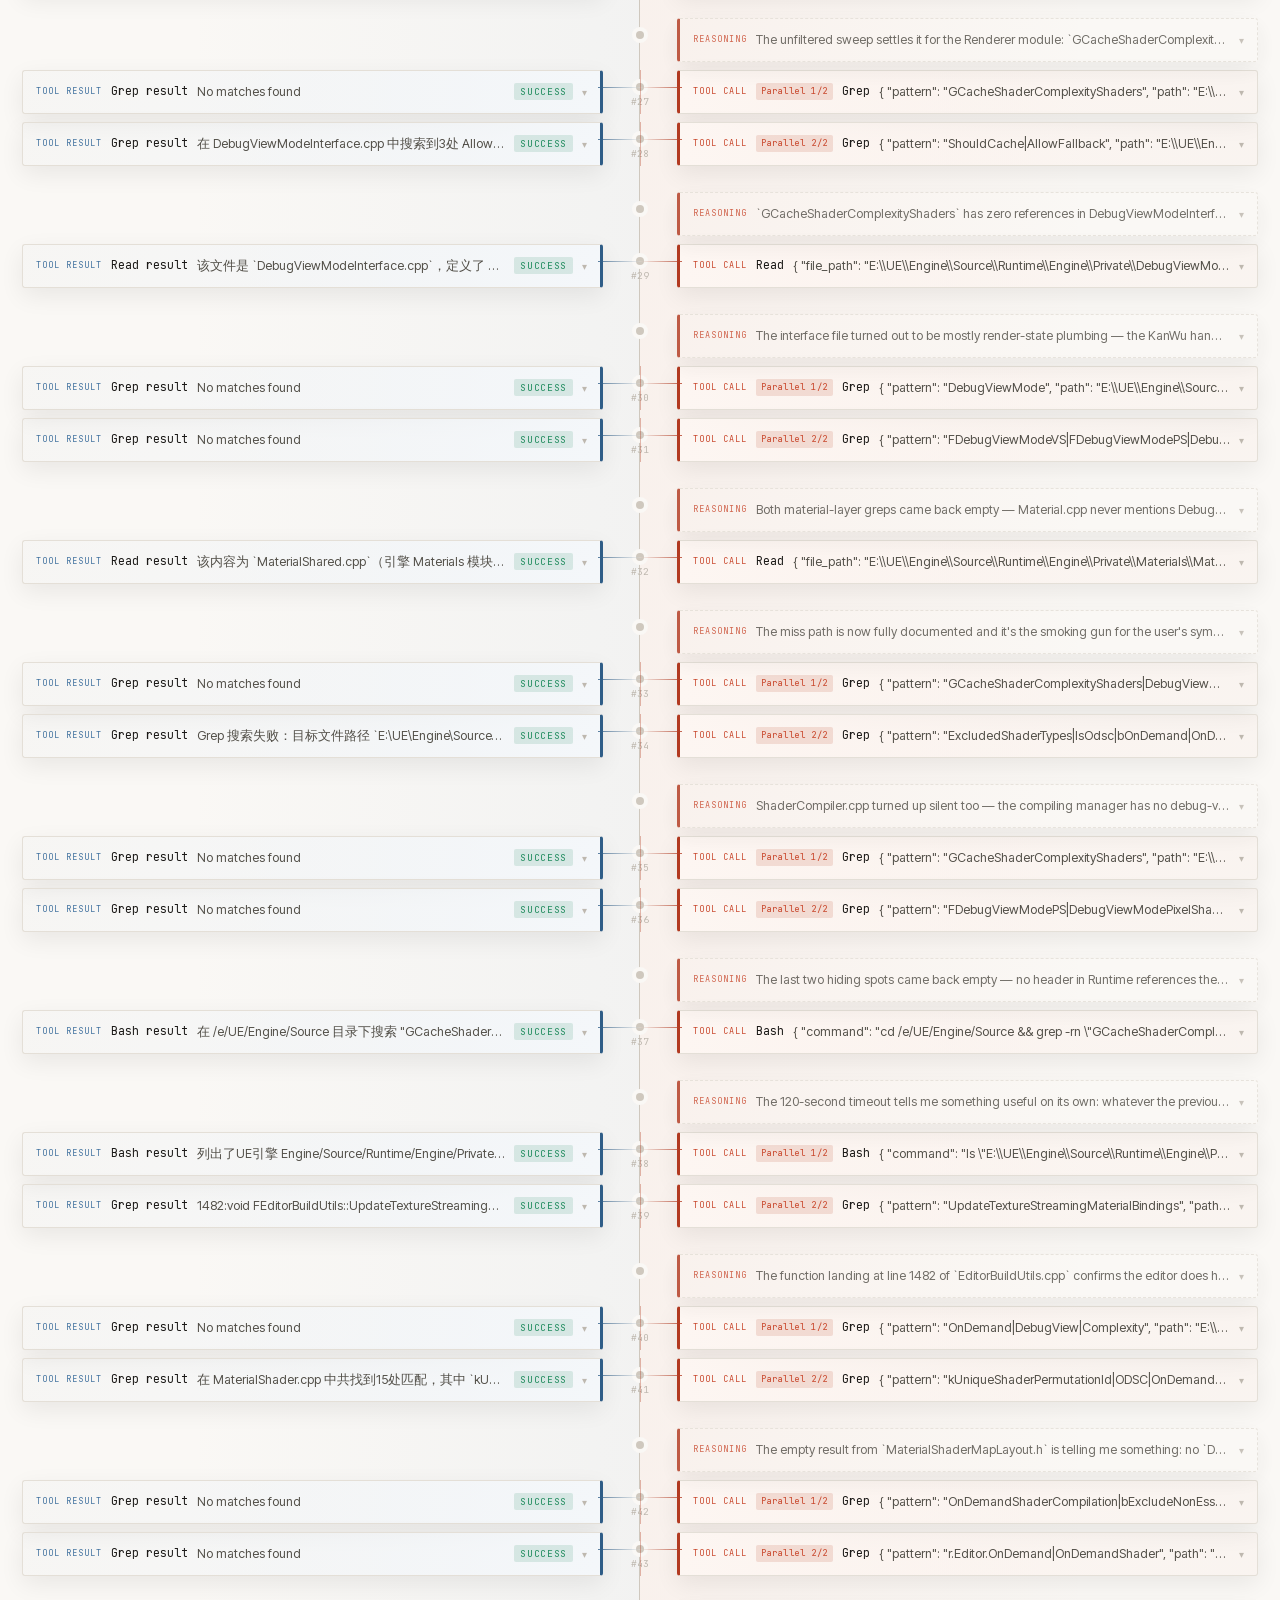
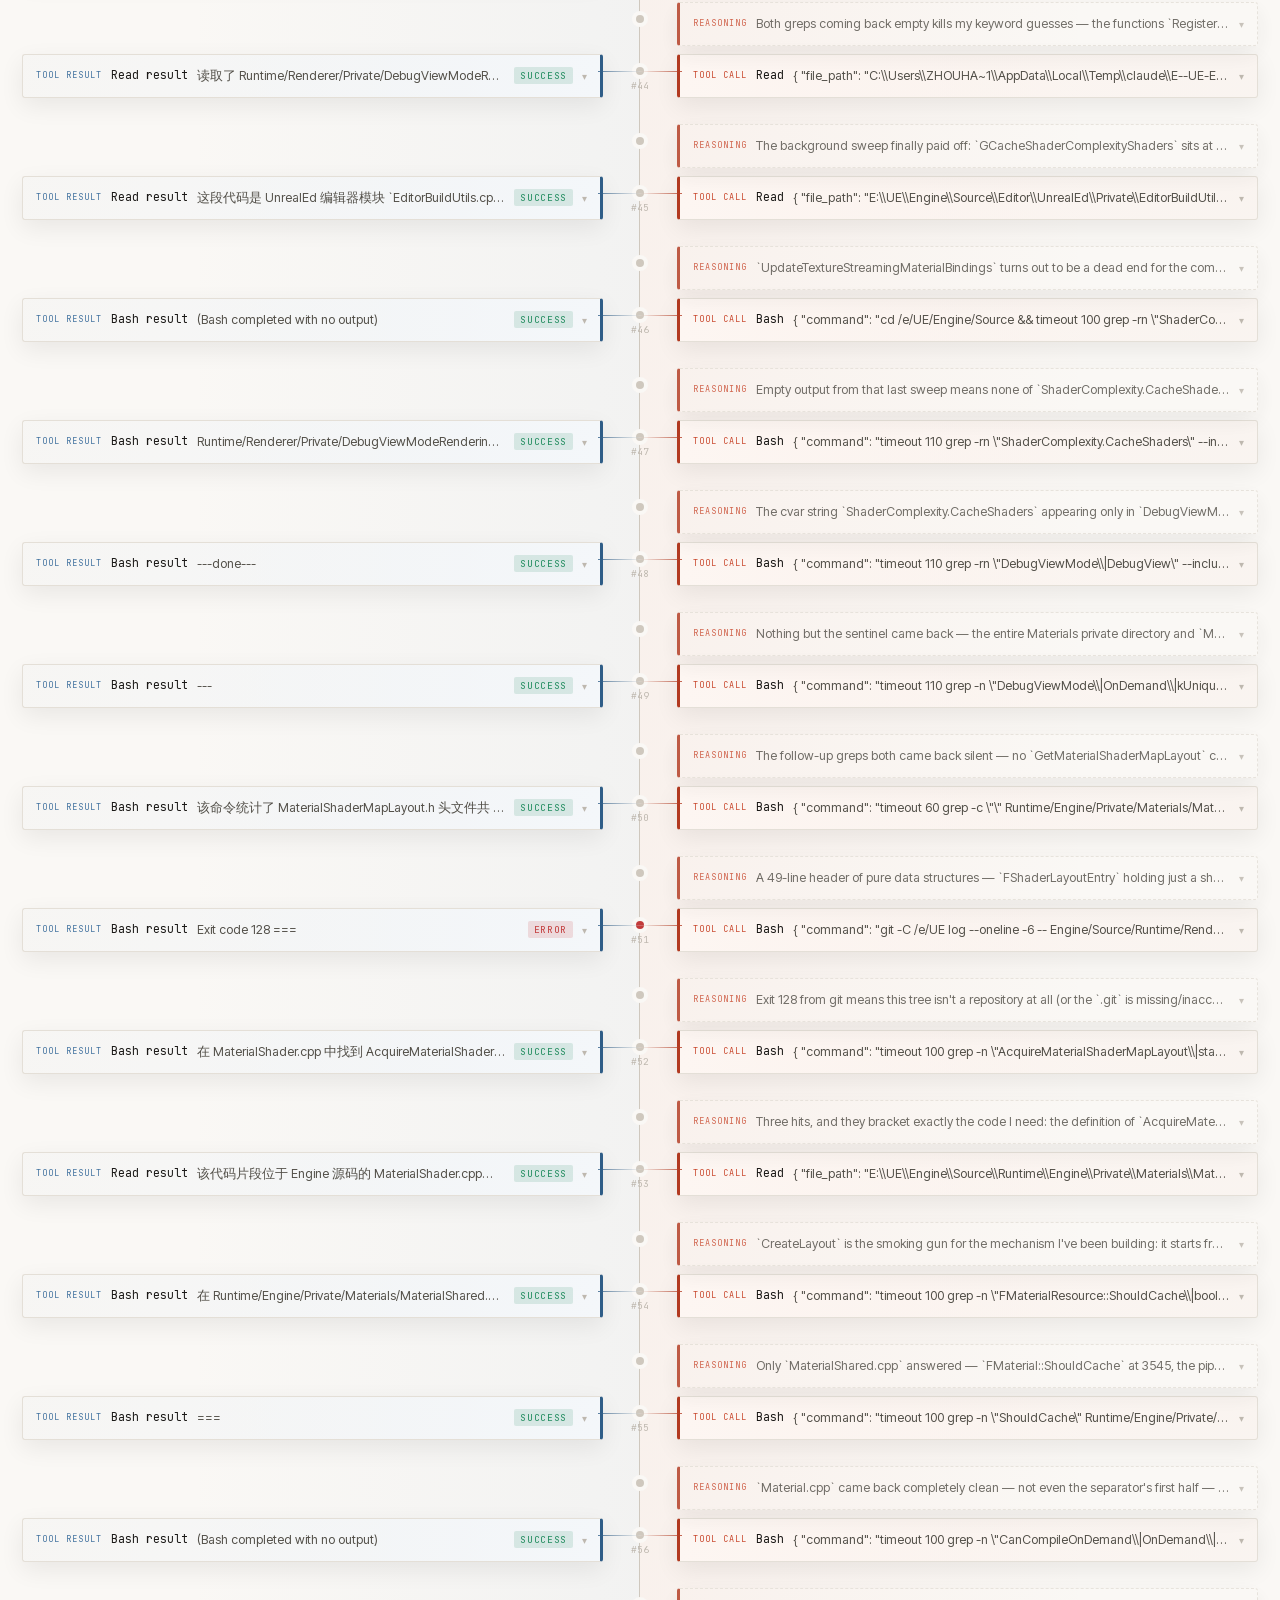
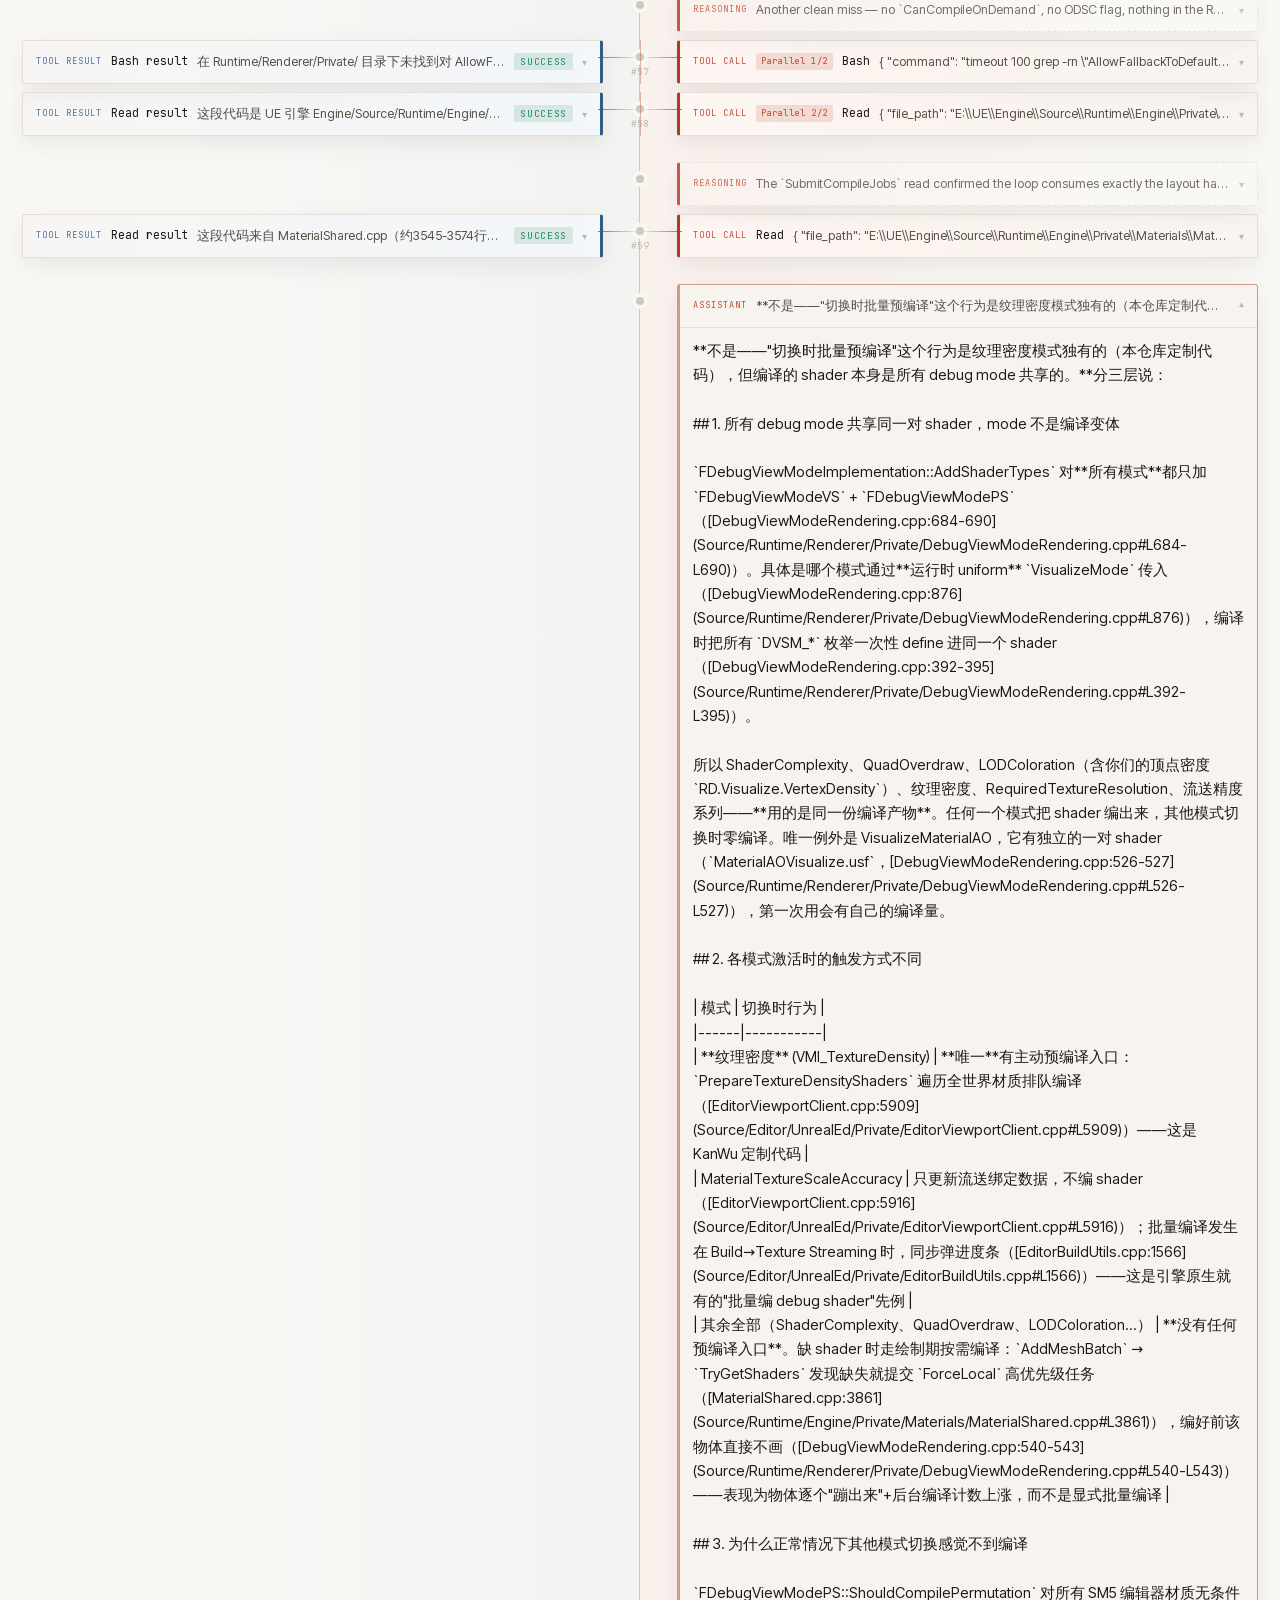
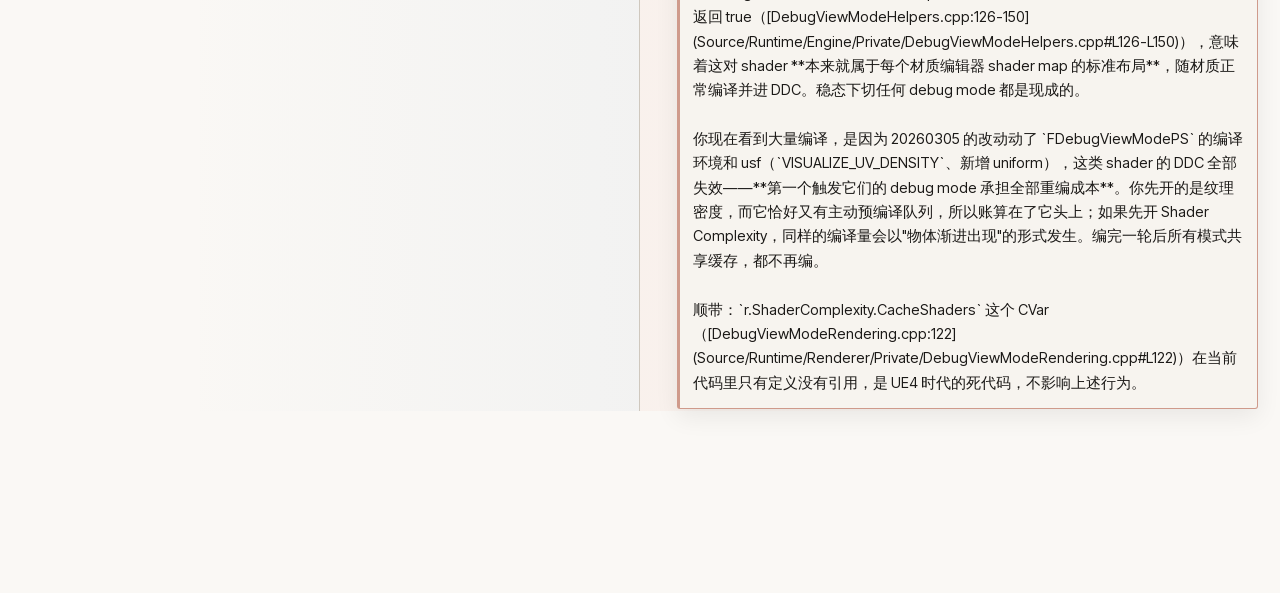
<file: trajectory-dialogue.html>
<!DOCTYPE html>
<html lang="en">
<head>
<meta charset="utf-8">
<meta name="viewport" content="width=device-width, initial-scale=1">
<title>Trajectory Dialogue — Empiria Labs</title>
<meta name="description" content="Two-lane agent trajectory reader: everything fed to the model on the left, everything the model produced on the right.">
<meta name="theme-color" content="#101216">
<link rel="icon" href="favicon.svg" type="image/svg+xml">
<link rel="stylesheet" href="fonts.css">
<link rel="preload" href="fonts/space-grotesk.woff2" as="font" type="font/woff2" crossorigin>
<link rel="preload" href="fonts/inter-tight.woff2" as="font" type="font/woff2" crossorigin>
<link rel="preload" href="fonts/jetbrains-mono.woff2" as="font" type="font/woff2" crossorigin>
<link rel="stylesheet" href="trajectory-dialogue.css?v=20260911-swe-two-lane">
</head>
<body>

<header class="dlg-topbar">
  <a class="dlg-brand" href="index.html#top">
    <span class="dlg-brand-mark" aria-hidden="true">
      <svg viewBox="0 0 64 64" fill="none" xmlns="http://www.w3.org/2000/svg">
        <path class="cube-outline" d="m32 5 25 14v27L32 59 7 46V19L32 5Z"/>
        <path class="cube-grid" d="m7 19 25 14 25-14M32 33v26"/>
      </svg>
    </span>
    <span class="dlg-brand-name">Empiria&nbsp;Labs</span>
  </a>
  <span class="dlg-product">Trajectory Dialogue</span>

  <div class="dlg-picker">
    <button type="button" id="pickerButton" aria-expanded="false">
      <b id="pickerLabel">Select trajectory</b>
      <small id="pickerMeta">45 runs</small>
      <i aria-hidden="true">▾</i>
    </button>
    <div class="dlg-picker-panel" id="pickerPanel" hidden>
      <label class="dlg-picker-search">
        <input id="pickerSearch" type="search" placeholder="Title, ID, task type, model…" autocomplete="off">
      </label>
      <div class="dlg-picker-list" id="pickerList"></div>
    </div>
  </div>

  <div class="dlg-topbar-tools">
    <button type="button" class="dlg-tool" id="overviewToggle" aria-pressed="false">Overview <b id="overviewCount">0</b></button>
    <button type="button" class="dlg-tool" data-rail="source" aria-pressed="false">Run source</button>
    <button type="button" class="dlg-tool" data-rail="agent"  aria-pressed="false">AI analysis</button>
    <button type="button" class="dlg-tool" data-rail="notes"  aria-pressed="false">Notes <b id="noteCount">0</b></button>
    <button type="button" class="dlg-tool icon" id="densityToggle" title="Toggle density">⇕</button>
    <button type="button" class="dlg-tool icon" id="themeToggle" title="Toggle theme">◐</button>
    <a class="dlg-alt-link" href="trajectory-explorer.html">Linear view →</a>
  </div>
</header>

<section class="dlg-runhead">
  <div class="dlg-runhead-main">
    <p class="dlg-kicker" id="runKicker">Feedback</p>
    <h1 id="runTitle">Loading…</h1>
    <p class="dlg-runsub" id="runSub">—</p>
  </div>
  <dl class="dlg-metrics" id="runMetrics"></dl>
</section>

<div class="dlg-controls">
  <div class="dlg-lane-legend">
    <span class="lane-in"><small>INPUT</small> Fed to the model <b id="countIn">0</b></span>
    <span class="lane-axis" aria-hidden="true">TURN</span>
    <span class="lane-out"><small>OUTPUT</small> Produced by the model <b id="countOut">0</b></span>
  </div>
  <div class="dlg-filters" id="filters">
    <button type="button" data-type="system"      aria-pressed="true">System <b>0</b></button>
    <button type="button" data-type="context"     aria-pressed="true">Context <b>0</b></button>
    <button type="button" data-type="inject"      aria-pressed="false">Injections <b>0</b></button>
    <button type="button" data-type="user"        aria-pressed="true">Human <b>0</b></button>
    <button type="button" data-type="signal"      aria-pressed="true">Signals <b>0</b></button>
    <button type="button" data-type="tool_result" aria-pressed="true">Results <b>0</b></button>
    <span class="dlg-filter-split" aria-hidden="true"></span>
    <button type="button" data-type="thinking"    aria-pressed="true">Reasoning <b>0</b></button>
    <button type="button" data-type="assistant"   aria-pressed="true">Assistant <b>0</b></button>
    <button type="button" data-type="tool_call"   aria-pressed="true">Tool calls <b>0</b></button>
    <span class="dlg-filter-split" aria-hidden="true"></span>
    <button type="button" data-type="evaluation"  aria-pressed="true">After the run <b>0</b></button>
  </div>
  <div class="dlg-actions">
    <button type="button" id="failOnly" aria-pressed="false" class="danger">Failures only <b id="failCount">0</b></button>
    <label class="dlg-search"><input id="search" type="search" placeholder="Search messages, commands, output…  ⌘K"></label>
    <button type="button" id="expandAll">Expand all</button>
    <button type="button" id="collapseAll">Collapse all</button>
    <span class="dlg-selection" id="selectionInfo" hidden><b id="selectionCount">0</b> steps selected
      <button type="button" id="selectionClear">Clear</button>
    </span>
  </div>
</div>

<section class="dlg-overview" id="overview" hidden>
  <header class="dlg-overview-head">
    <div>
      <p class="dlg-kicker">Corpus</p>
      <h1>All trajectories</h1>
      <p class="dlg-runsub" id="overviewSummary">—</p>
      <p class="dlg-legend">Failure markers
        <span class="dlg-fail-chip error">n</span> error
        <span class="dlg-fail-chip timeout">n</span> timeout
        <span class="dlg-fail-chip rejected">n</span> rejected
      </p>
    </div>
    <div class="dlg-overview-filters">
      <label class="dlg-search"><input id="ovSearch" type="search" placeholder="Title, ID, task type…"></label>
      <select id="ovModel"><option value="">All models</option></select>
      <select id="ovTask"><option value="">All task types</option></select>
      <button type="button" id="ovDedupe" aria-pressed="false">Longest snapshot per session</button>
    </div>
  </header>
  <div class="dlg-table-wrap">
    <table class="dlg-table" id="ovTable">
      <thead>
        <tr>
          <th data-sort="title">Trajectory</th>
          <th data-sort="taskType">Task type</th>
          <th data-sort="model">Model</th>
          <th class="num" data-sort="events">Events</th>
          <th class="num" data-sort="calls">Tool calls</th>
          <th class="num" data-sort="fails">Failures</th>
          <th class="num" data-sort="failRate">Failure rate</th>
          <th class="num" data-sort="turns">Human turns</th>
          <th data-sort="tier">Value tier</th>
          <th class="num" data-sort="tokens">Tokens</th>
        </tr>
      </thead>
      <tbody id="ovBody"></tbody>
    </table>
  </div>
</section>

<main class="dlg-stage">
  <div class="dlg-lanes" id="lanes" aria-live="polite"></div>
  <p class="dlg-empty" id="empty" hidden>No events match the current filters.</p>
  <div class="dlg-minimap" id="minimap" aria-hidden="true"></div>
</main>

<aside class="dlg-rail" id="rail" hidden aria-label="Analysis rail">
  <header class="dlg-rail-head">
    <nav class="dlg-rail-tabs" id="railTabs">
      <button type="button" data-rail="source" aria-pressed="true">Run source</button>
      <button type="button" data-rail="agent"  aria-pressed="false">AI analysis</button>
      <button type="button" data-rail="notes"  aria-pressed="false">Notes</button>
    </nav>
    <button type="button" class="dlg-rail-close" id="railClose" aria-label="Close rail">×</button>
  </header>

  <!-- ── 运行来源 ─────────────────────────────────────── -->
  <section class="dlg-rail-panel" data-rail="source">
    <div id="sourceBody"></div>
  </section>

  <!-- ── AI 助手 ──────────────────────────────────────── -->
  <section class="dlg-rail-panel" data-rail="agent" hidden>
    <details class="dlg-endpoint" id="endpointBox">
      <summary>Endpoint settings <span id="endpointState">Not configured</span></summary>
      <label>Base URL<input id="cfgBase" type="text" placeholder="https://colabapi.com/v1" spellcheck="false"></label>
      <label>Model<input id="cfgModel" type="text" placeholder="gpt-5.4" spellcheck="false"></label>
      <label>API Key<input id="cfgKey" type="password" placeholder="sk-…" autocomplete="off" spellcheck="false"></label>
      <p class="dlg-note">Stored only in this browser's <code>localStorage</code>. It is never committed or published. Leave the key empty to assemble an exportable request without sending it.</p>
      <div class="dlg-inline-actions">
        <button type="button" id="cfgSave">Save</button>
        <button type="button" id="cfgClear">Clear key</button>
        <button type="button" id="cfgDump">Export request</button>
      </div>
    </details>

    <div class="dlg-presets" id="presets">
      <button type="button" data-preset="summary">Summarize trajectory</button>
      <button type="button" data-preset="stuck">Find failure points</button>
      <button type="button" data-preset="repeat">Find repeated work</button>
      <button type="button" data-preset="task">Turn into a task</button>
    </div>

    <div class="dlg-scope" id="scopeBar">
      <span>Context</span>
      <button type="button" data-scope="L1"  aria-pressed="true">Skeleton</button>
      <button type="button" data-scope="L2"  aria-pressed="false">Summaries</button>
      <button type="button" data-scope="SEL" aria-pressed="false">Selected</button>
      <small id="scopeCost">≈ 0k tok</small>
    </div>

    <div class="dlg-chat" id="chat"></div>

    <form class="dlg-composer" id="composer">
      <textarea id="composerInput" rows="2" placeholder="Ask about this trajectory…  ⌘↵"></textarea>
      <button type="submit">Send</button>
    </form>
  </section>

  <!-- ── 标注 ─────────────────────────────────────────── -->
  <section class="dlg-rail-panel" data-rail="notes" hidden>
    <p class="dlg-note" id="noteHint">Select a step from the timeline axis. Shift-click extends the selection, then add tags or notes here.</p>
    <div id="noteForm" hidden>
      <p class="dlg-sub">Selected <b id="noteTarget">—</b></p>
      <div class="dlg-tagrow" id="tagRow"></div>
      <textarea id="noteText" rows="4" placeholder="Observation or conclusion…"></textarea>
      <div class="dlg-inline-actions">
        <button type="button" id="noteSave">Save note</button>
        <button type="button" id="noteDelete">Delete</button>
      </div>
    </div>
    <div class="dlg-note-list" id="noteList"></div>
    <div class="dlg-inline-actions">
      <button type="button" id="noteExport">Export JSONL</button>
    </div>
  </section>
</aside>

<script src="trajectory-data.js"></script>
<script src="swe-trajectory-data.js?v=20260911-swe-two-lane"></script>
<script src="tb-trajectory-index.js?v=20260911-tb-calibration"></script>
<script src="feedback-snapshot-index.js"></script>
<script src="trajectory-dialogue.js?v=20260911-tb-calibration"></script>
</body>
</html>
</file>
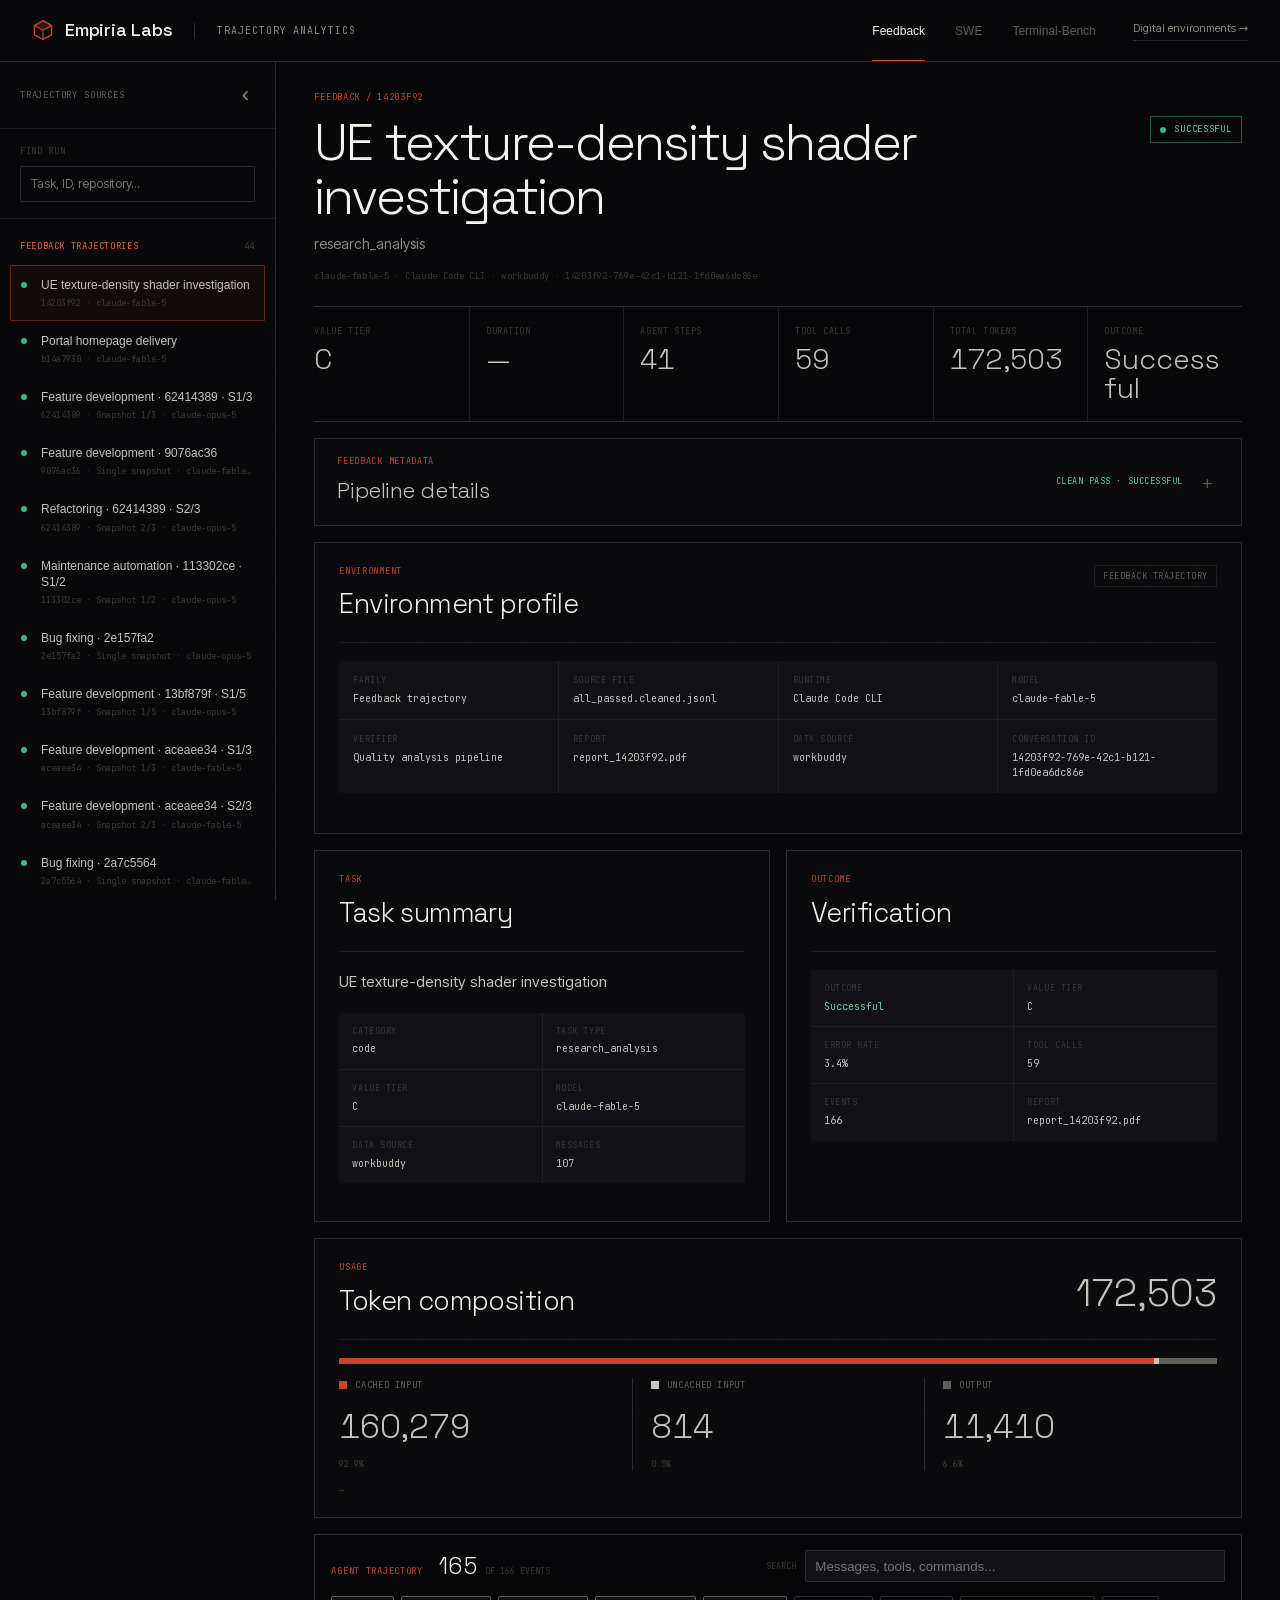
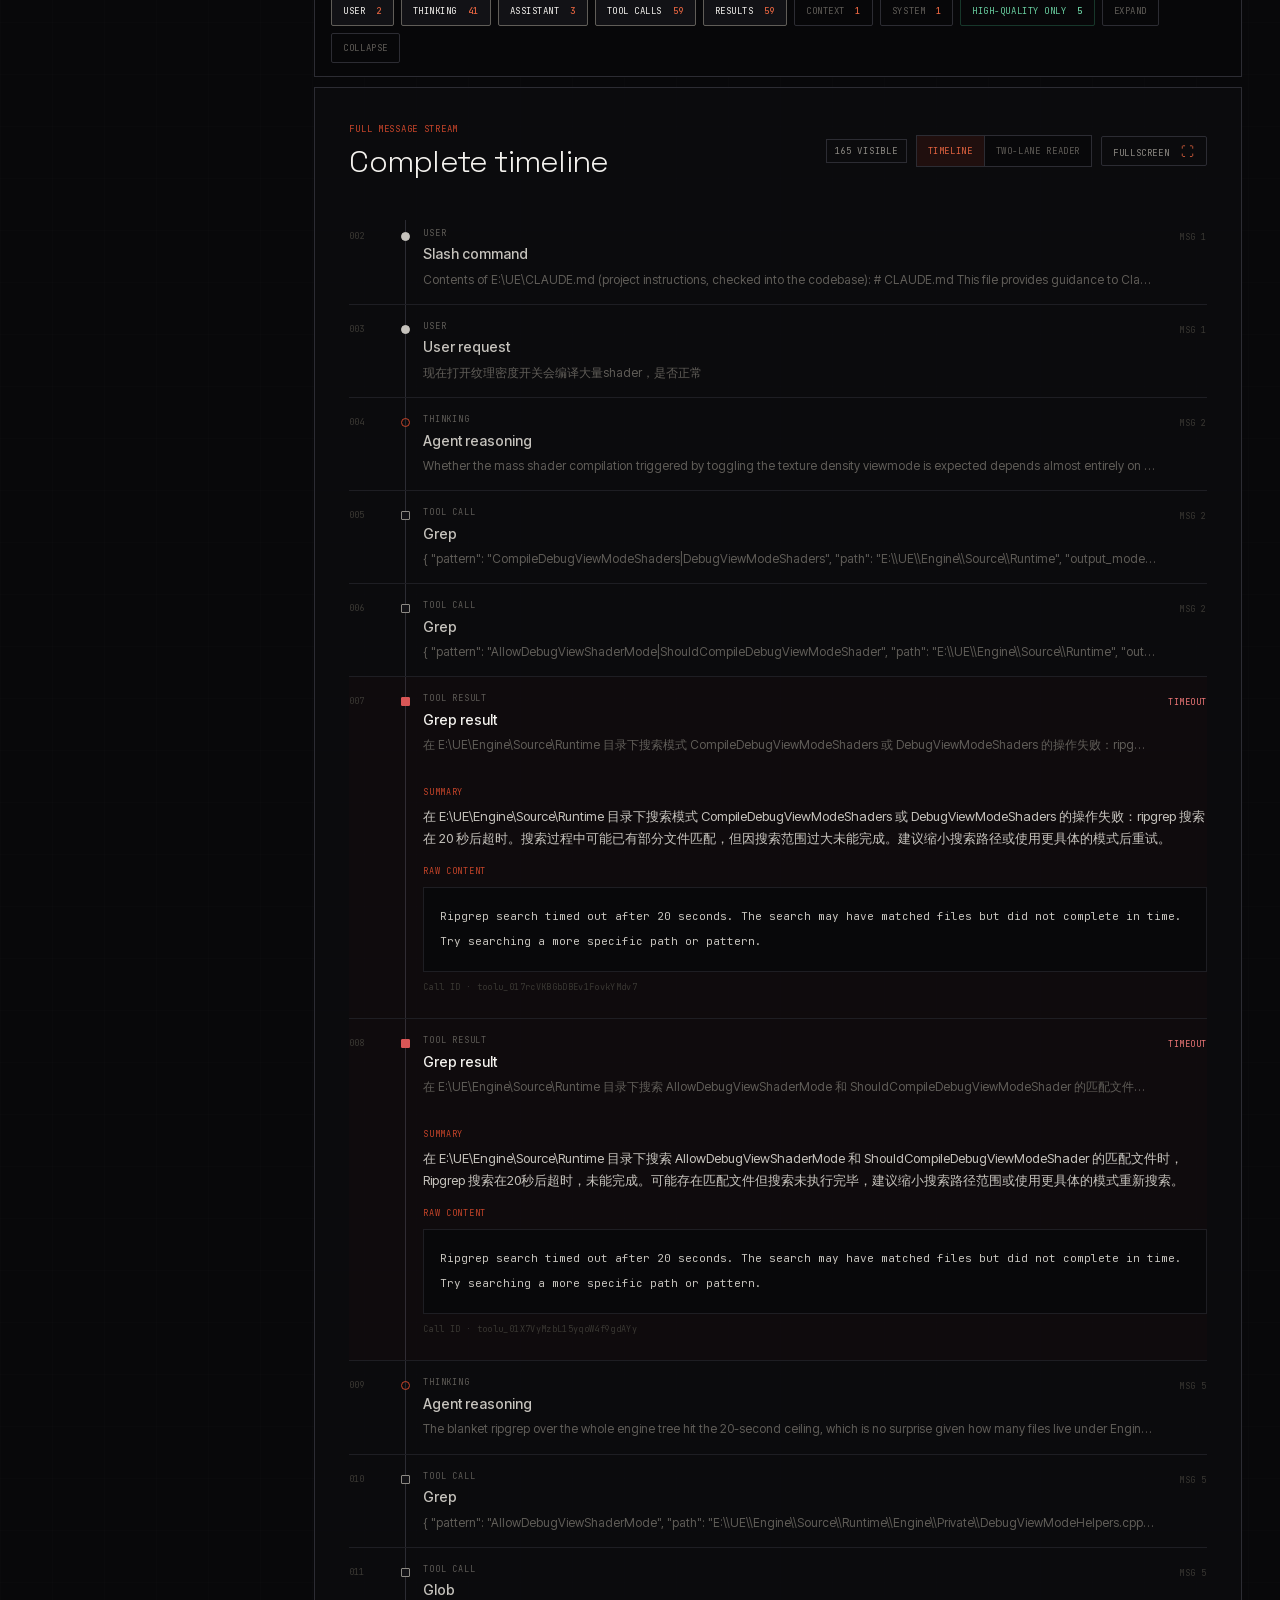
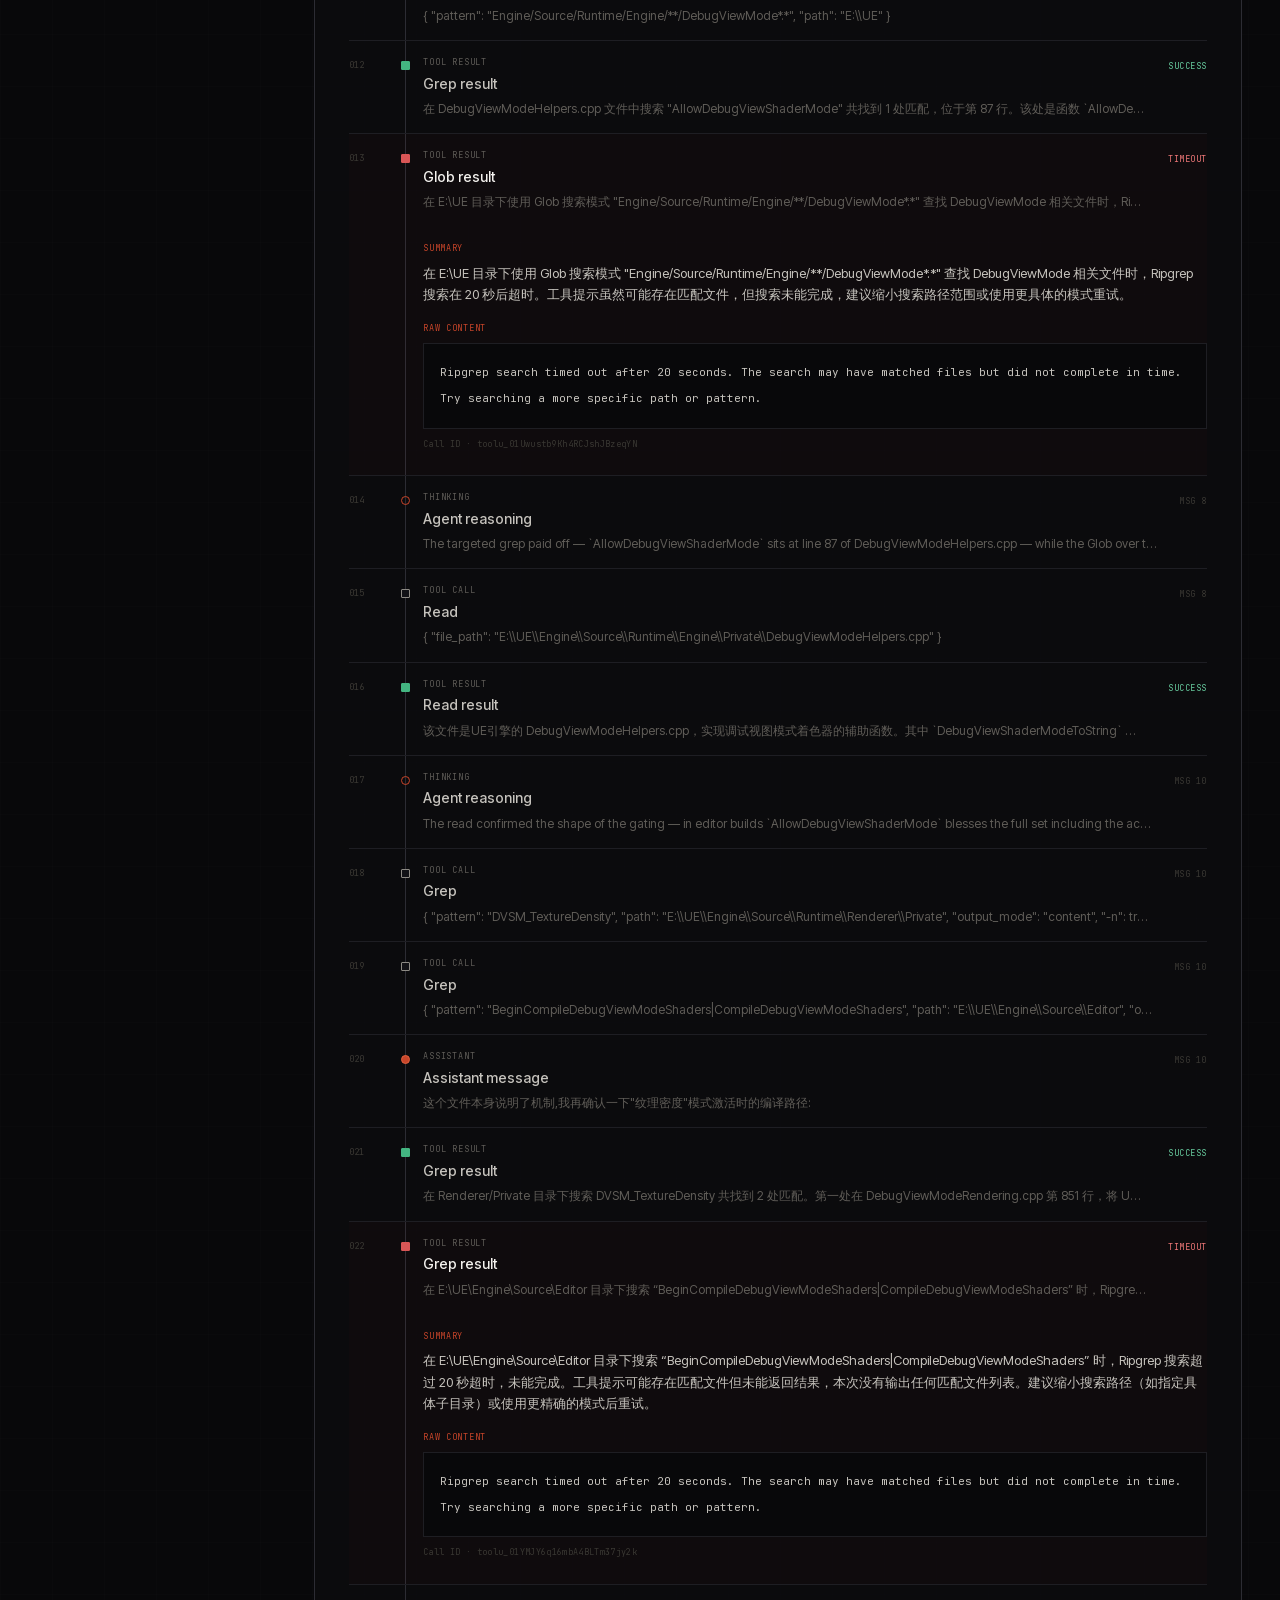
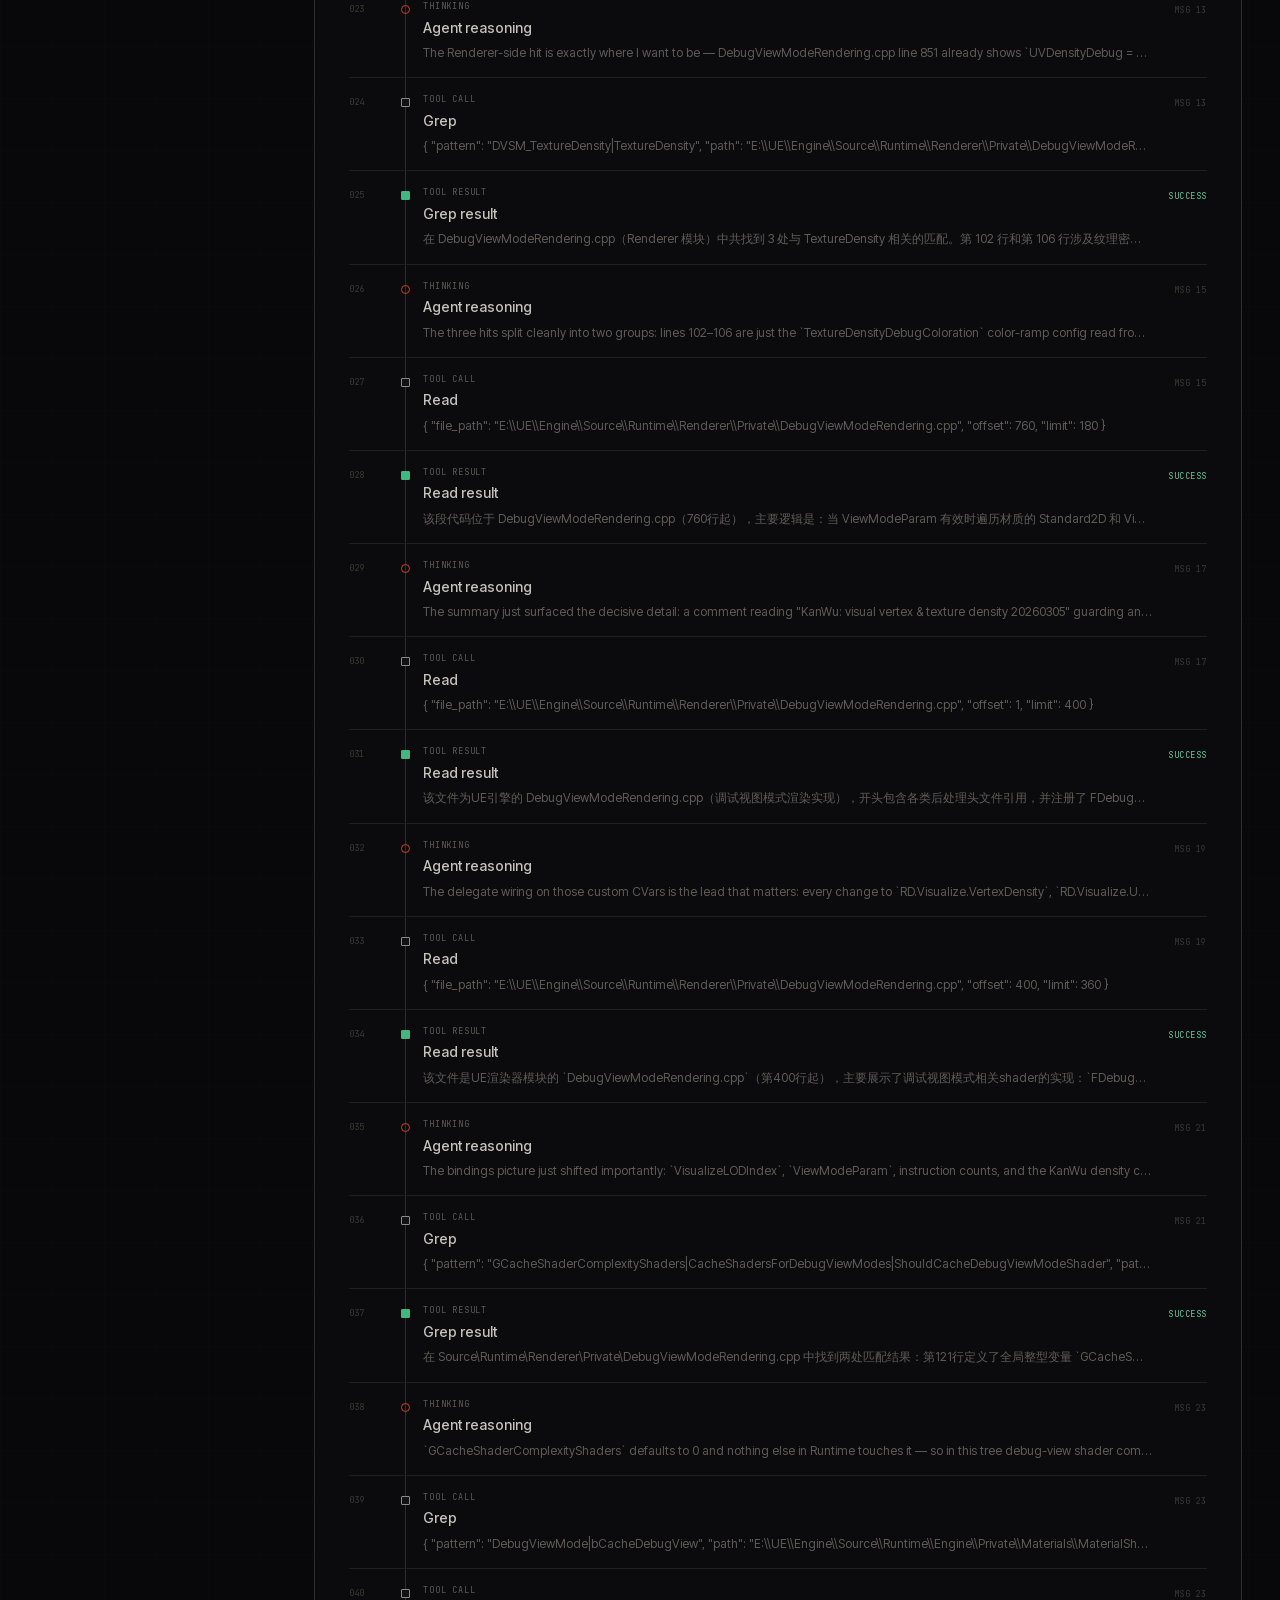
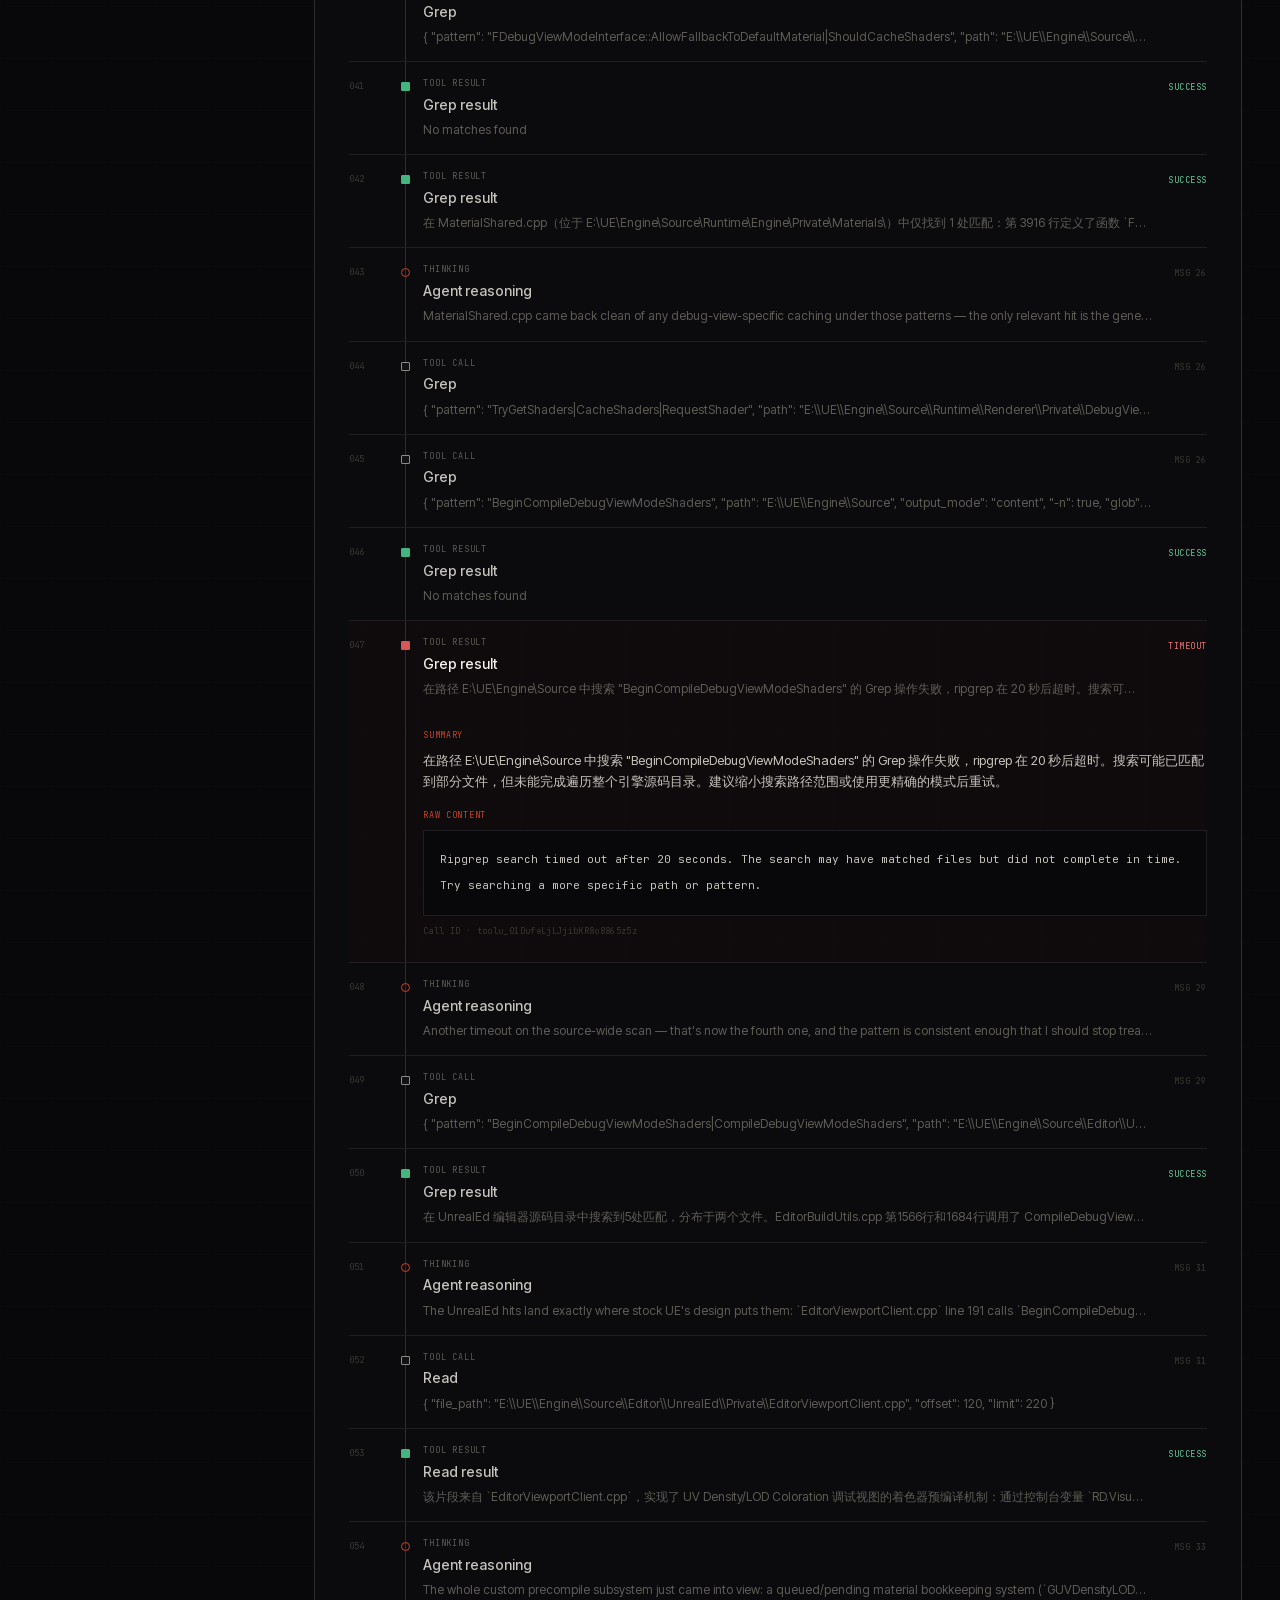
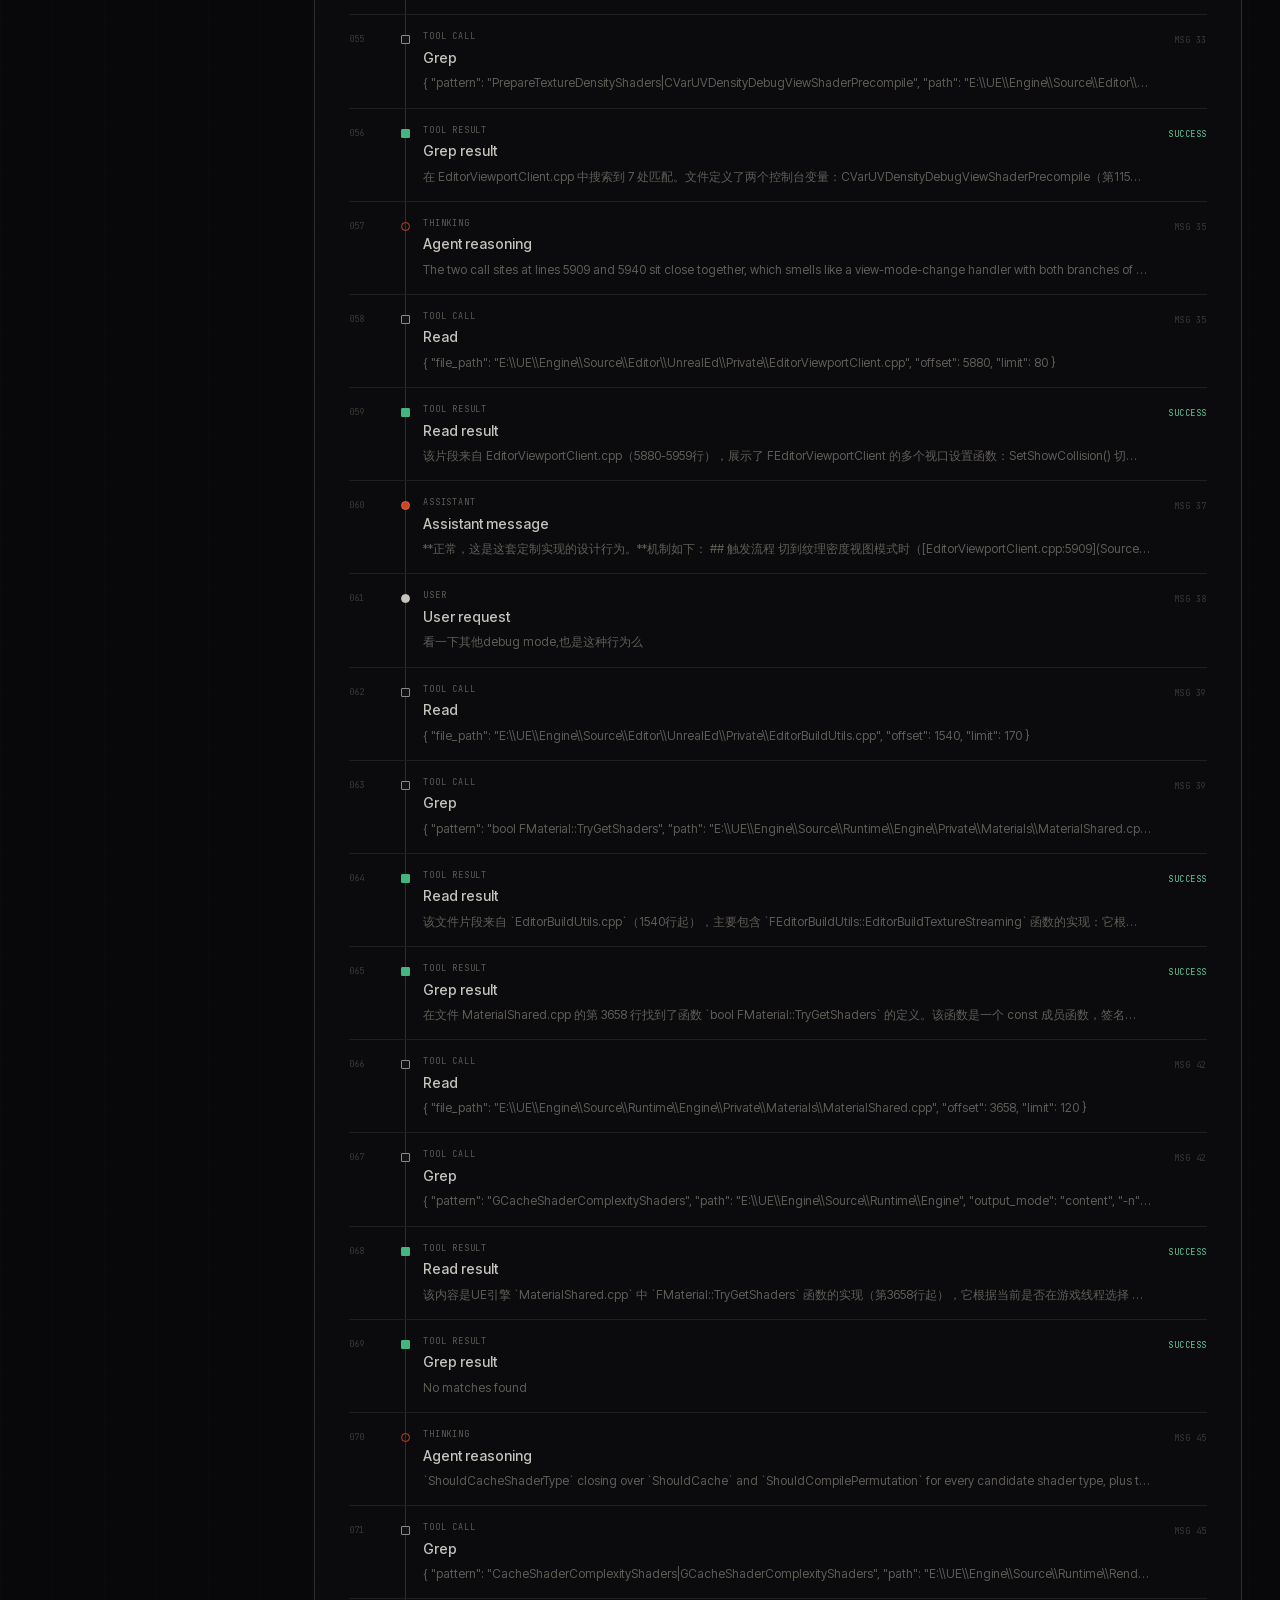
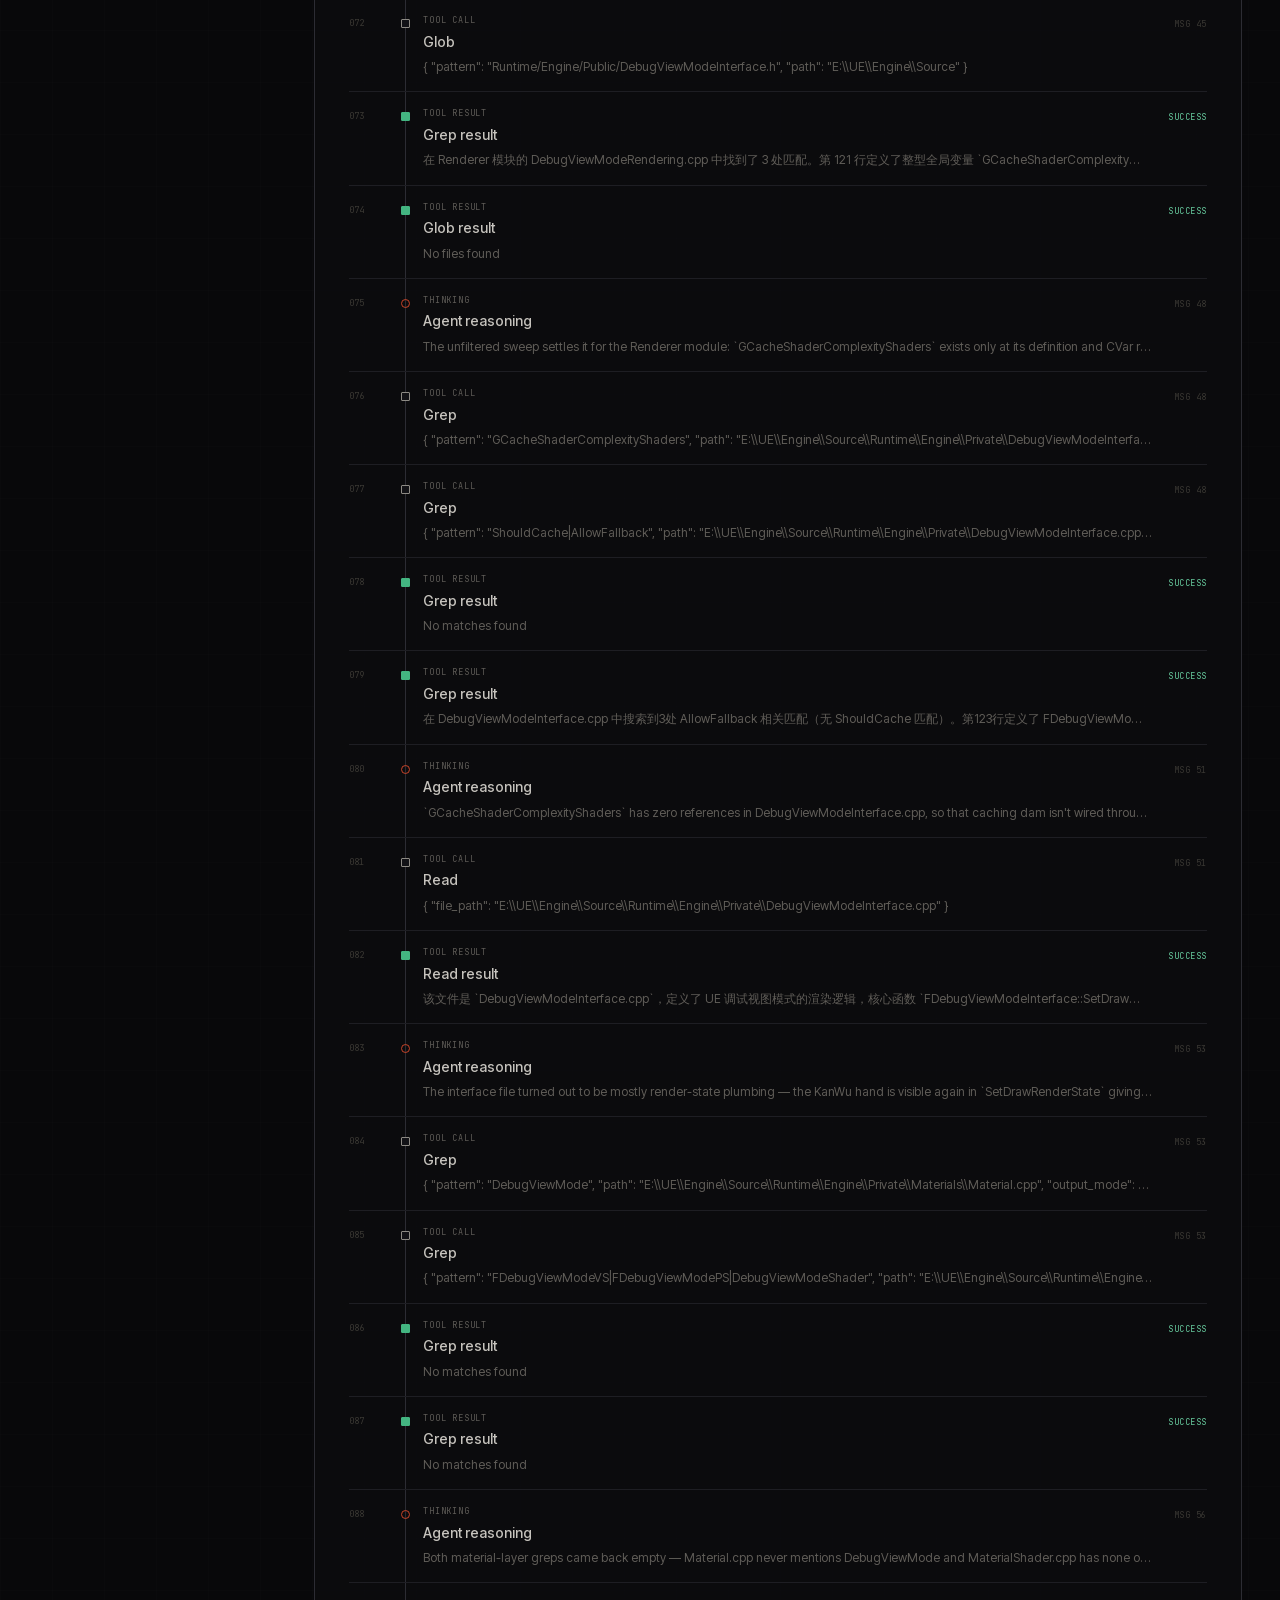
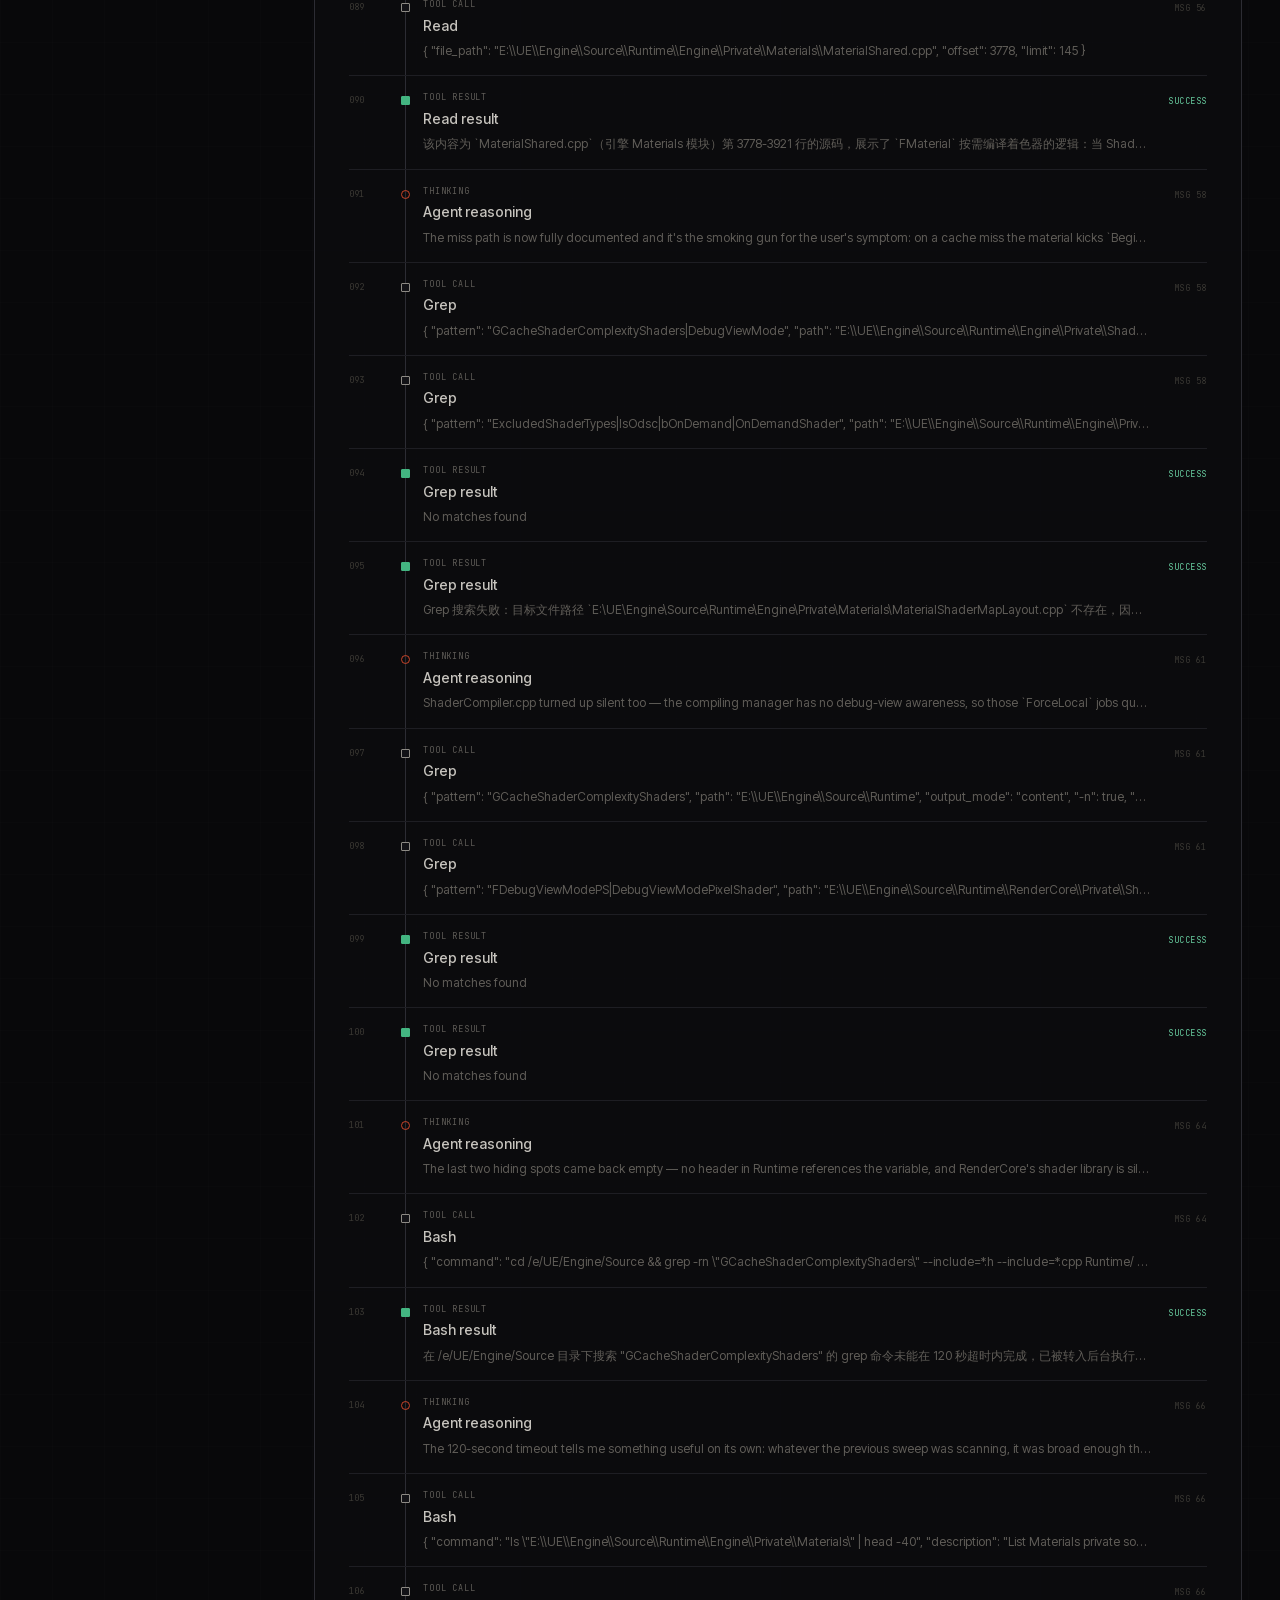
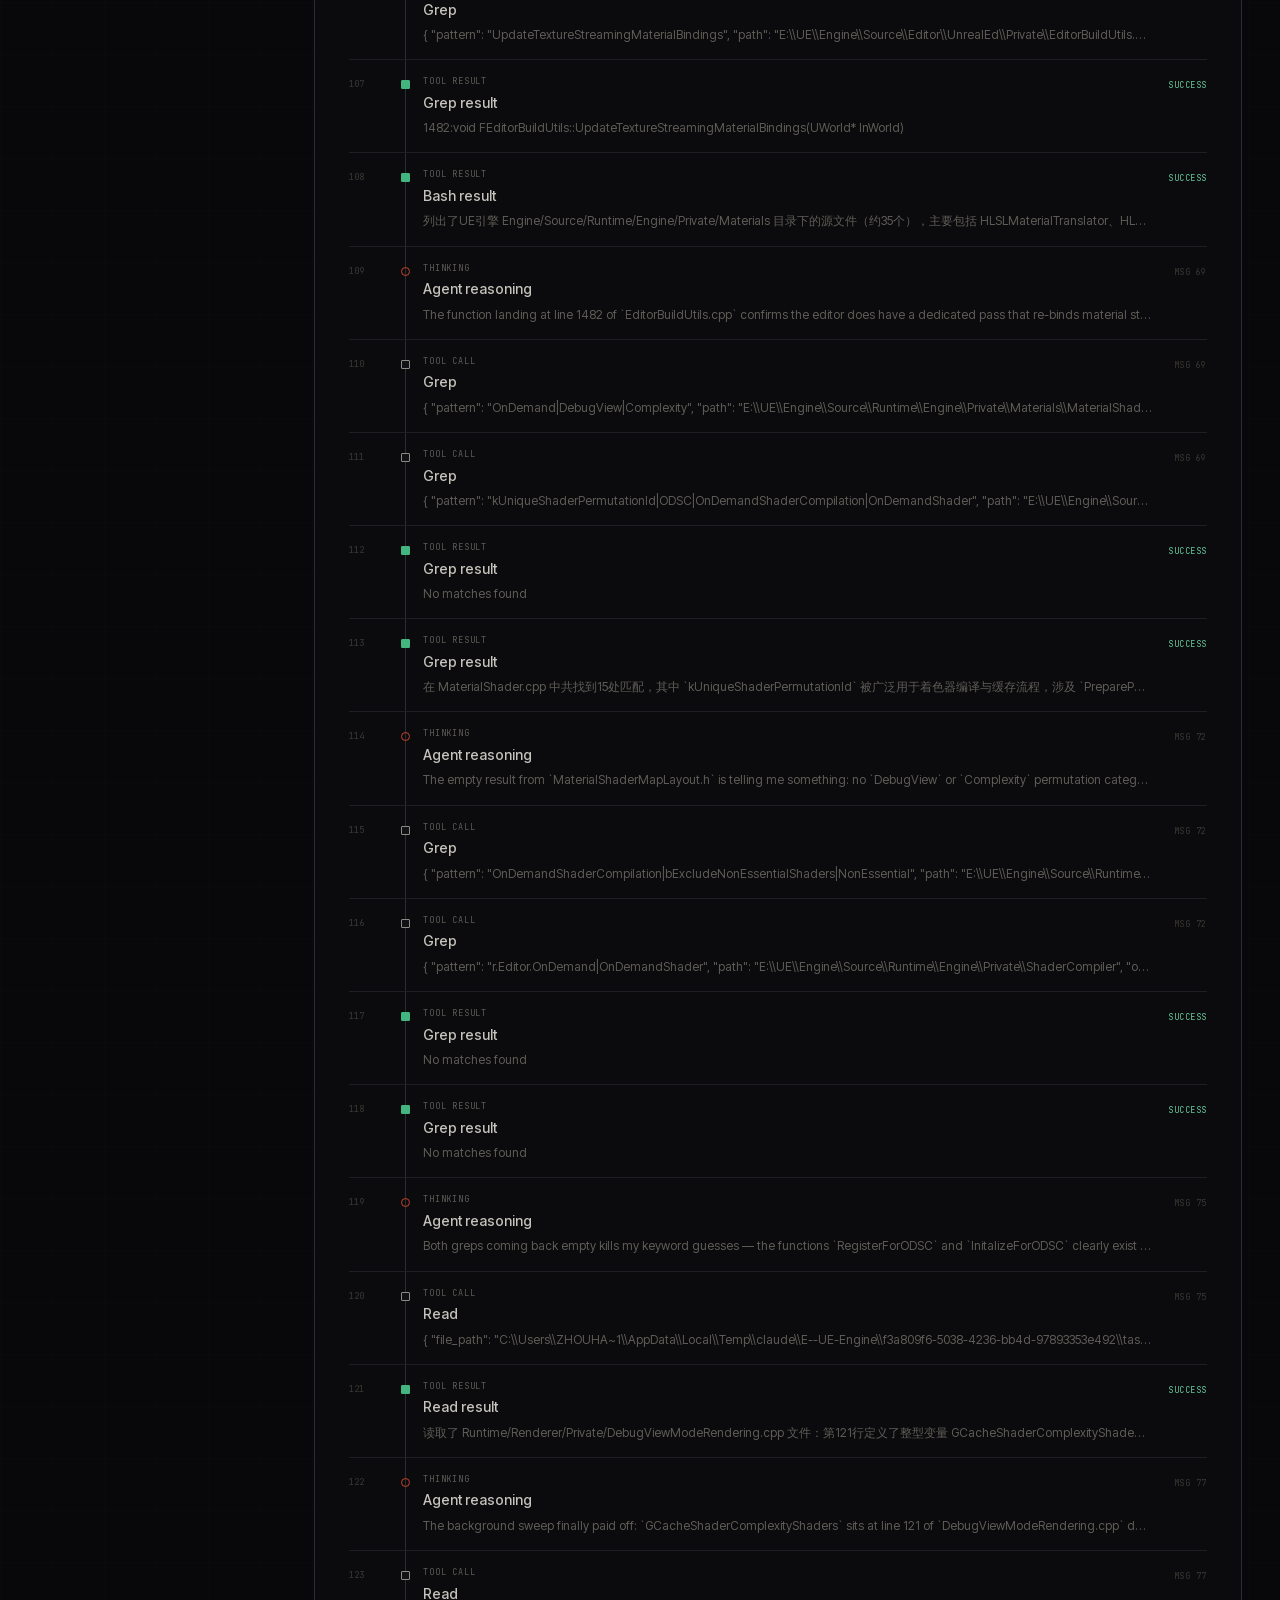
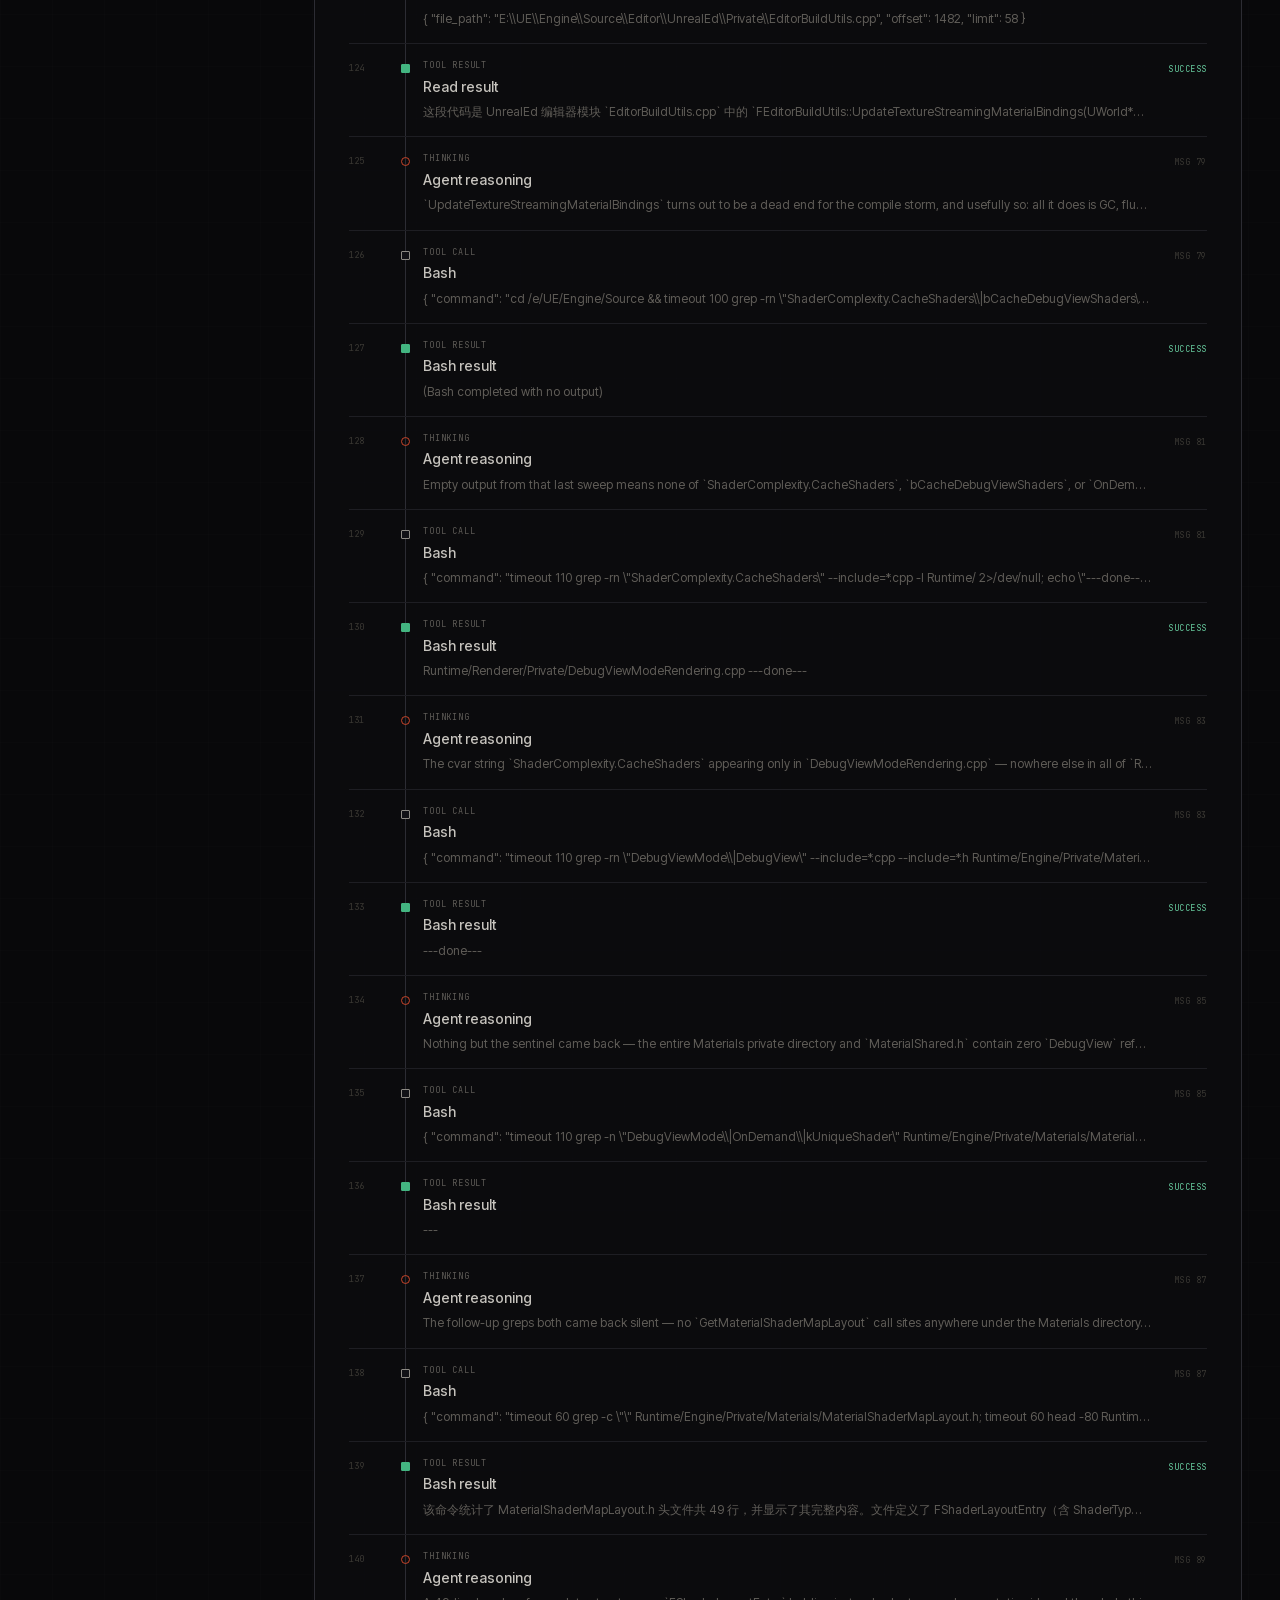
<file: trajectory-explorer.html>
<!DOCTYPE html>
<html lang="en">
<head>
<meta charset="utf-8">
<meta name="viewport" content="width=device-width, initial-scale=1">
<title>Trajectory Explorer — Empiria Labs</title>
<meta name="description" content="Explore complete agent message timelines with reasoning, tool calls, tool results, and final answers.">
<meta name="theme-color" content="#08080A">
<link rel="icon" href="favicon.svg" type="image/svg+xml">
<link rel="stylesheet" href="fonts.css">
<link rel="preload" href="fonts/space-grotesk.woff2" as="font" type="font/woff2" crossorigin>
<link rel="preload" href="fonts/inter-tight.woff2" as="font" type="font/woff2" crossorigin>
<link rel="preload" href="fonts/jetbrains-mono.woff2" as="font" type="font/woff2" crossorigin>
<link rel="stylesheet" href="style.css?v=20260911-swe-corpus">
</head>
<body>
<div class="world" aria-hidden="true"><div class="world-grid"></div></div>

<header class="analytics-topbar">
  <div class="analytics-topbar-inner">
    <a class="brand" href="index.html#top">
      <span class="brand-mark" aria-hidden="true">
        <svg class="brand-cube-construct" viewBox="0 0 64 64" fill="none" xmlns="http://www.w3.org/2000/svg">
          <path class="brand-cube-outline" d="m32 5 25 14v27L32 59 7 46V19L32 5Z"/>
          <path class="brand-cube-grid" d="m7 19 25 14 25-14M32 33v26"/>
          <path class="brand-cube-top" d="m32 5 25 14-25 14L7 19 32 5Z"/>
        </svg>
      </span>
      <span class="brand-name">Empiria&nbsp;Labs</span>
    </a>
    <span class="analytics-product-name">Trajectory Analytics</span>
    <nav class="analytics-category-nav" id="topCategoryNav" aria-label="Trajectory categories">
      <button type="button" data-category="feedback" aria-pressed="true">Feedback</button>
      <button type="button" data-category="swe" aria-pressed="false">SWE</button>
      <button type="button" data-category="terminal" aria-pressed="false">Terminal-Bench</button>
    </nav>
    <a class="analytics-back-link" href="digital-environments.html">Digital environments →</a>
  </div>
</header>

<main class="trajectory-main">
  <aside class="analytics-sidebar" id="analyticsSidebar">
    <div class="analytics-sidebar-head">
      <p>Trajectory sources</p>
      <button id="sidebarClose" type="button" aria-label="Hide trajectory sources" title="Hide trajectory sources">‹</button>
    </div>
    <label class="sidebar-search">
      <span>Find run</span>
      <input id="runSearch" type="search" placeholder="Task, ID, repository...">
    </label>
    <nav class="sidebar-groups" id="sidebarGroups" aria-label="Trajectory source groups"></nav>
    <div class="sidebar-filter-section">
      <p>Outcome</p>
      <label><input type="checkbox" data-run-filter="successful" checked> Successful</label>
      <label><input type="checkbox" data-run-filter="failed" checked> Failed / error</label>
    </div>
    <div class="sidebar-filter-section snapshot-filter-section">
      <p>Snapshots</p>
      <label><input type="checkbox" id="deduplicateSessions"> Longest snapshot per session</label>
      <small id="deduplicateHint">42 snapshots → 22 longest</small>
    </div>
    <div class="sidebar-footnote">
      <span id="sidebarRunCount">0 trajectories</span>
      <small>Feedback records and environment trajectories share one analysis surface.</small>
    </div>
  </aside>

  <section class="analytics-content">
    <div class="analytics-content-inner">
      <button class="sidebar-open" id="sidebarOpen" type="button">Show trajectory sources</button>

      <section class="analytics-category-empty" id="categoryEmpty" hidden>
        <p>Trajectory source</p>
        <h1 id="categoryEmptyTitle">No trajectories yet</h1>
        <span id="categoryEmptyCopy">This source is ready for future runs.</span>
      </section>

      <div id="runView">

      <header class="run-header">
        <div class="run-breadcrumb" id="runBreadcrumb">Feedback / 14203f92</div>
        <div class="run-title-row">
          <div>
            <h1 id="trajectoryName">Trajectory</h1>
            <p id="runSubtitle">Loading trajectory...</p>
          </div>
          <span class="run-status" id="trajectoryResult">Successful</span>
        </div>
        <div class="run-meta-line" id="runMetaLine"></div>
      </header>

      <dl class="run-metrics" aria-label="Run metrics">
        <div><dt id="metricPrimaryLabel">Reward</dt><dd id="metricReward">—</dd></div>
        <div><dt>Duration</dt><dd id="metricDuration">—</dd></div>
        <div><dt>Agent steps</dt><dd id="metricSteps">—</dd></div>
        <div><dt>Tool calls</dt><dd id="metricTools">—</dd></div>
        <div><dt>Total tokens</dt><dd id="metricTokens">—</dd></div>
        <div><dt id="metricOutcomeLabel">Verification</dt><dd id="metricVerification">—</dd></div>
      </dl>

      <details class="analytics-panel pipeline-panel" id="pipelinePanel" hidden>
        <summary>
          <span><small id="pipelineSourceLabel">Feedback metadata</small><strong id="pipelinePanelTitle">Pipeline details</strong></span>
          <span class="pipeline-summary-status" id="pipelineSummaryStatus">Clean pass</span>
          <i aria-hidden="true">+</i>
        </summary>
        <div class="pipeline-detail-body">
          <section class="pipeline-detail-section pipeline-cleaning-section">
            <h3 id="pipeH1">Cleaning quality</h3>
            <dl class="pipeline-facts" id="pipelineCleanFacts"></dl>
          </section>
          <section class="pipeline-detail-section pipeline-classification-section">
            <h3 id="pipeH2">Task classification</h3>
            <dl class="pipeline-facts" id="pipelineClassificationFacts"></dl>
            <div class="pipeline-reason-list" id="pipelineReasonList"></div>
          </section>
          <section class="pipeline-detail-section">
            <h3 id="pipeH3">Value &amp; routing</h3>
            <dl class="pipeline-facts" id="pipelineRoutingFacts"></dl>
          </section>
          <section class="pipeline-detail-section">
            <h3 id="pipeH4">Quality analysis</h3>
            <dl class="pipeline-facts" id="pipelineQualityFacts"></dl>
          </section>
          <section class="pipeline-detail-section">
            <h3 id="pipeH5">Difficulty</h3>
            <dl class="pipeline-facts" id="pipelineDifficultyFacts"></dl>
          </section>
          <section class="pipeline-detail-section">
            <h3 id="pipeH6">Thinking cleanup</h3>
            <dl class="pipeline-facts" id="pipelineThinkingFacts"></dl>
          </section>
          <section class="pipeline-detail-section pipeline-segment-section">
            <h3 id="pipeH7">Quality segments</h3>
            <dl class="pipeline-facts" id="pipelineSegmentFacts"></dl>
            <div class="pipeline-segments" id="pipelineSegments"></div>
          </section>
          <section class="pipeline-detail-section pipeline-dataset-section">
            <h3 id="pipeH8">Dataset snapshot</h3>
            <dl class="pipeline-facts" id="pipelineDatasetFacts"></dl>
          </section>
        </div>
      </details>

      <section class="analytics-panel environment-panel" id="environmentPanel" aria-labelledby="environmentTitle">
        <header class="panel-heading">
          <div><p>Environment</p><h2 id="environmentTitle">Environment profile</h2></div>
          <span id="environmentFamily">—</span>
        </header>
        <dl class="environment-grid" id="environmentGrid"></dl>
        <div class="lifecycle" id="environmentLifecycle" hidden></div>
      </section>

      <div class="analytics-summary-grid">
        <section class="analytics-panel task-panel" aria-labelledby="taskTitle">
          <header class="panel-heading"><div><p>Task</p><h2 id="taskTitle">Task summary</h2></div></header>
          <p class="task-statement" id="taskStatement">—</p>
          <dl class="compact-facts" id="taskFacts"></dl>
        </section>

        <section class="analytics-panel verification-panel" aria-labelledby="verificationTitle">
          <header class="panel-heading"><div><p>Outcome</p><h2 id="verificationTitle">Verification</h2></div></header>
          <dl class="verification-list" id="verificationList"></dl>
        </section>
      </div>

      <section class="analytics-panel token-panel" aria-labelledby="tokenAccountingTitle">
        <header class="panel-heading token-panel-head">
          <div><p id="tokenPanelKicker">Usage</p><h2 id="tokenAccountingTitle">Token composition</h2></div>
          <strong id="tokenTotal">0</strong>
        </header>
        <div class="token-composition" aria-hidden="true">
          <i class="token-cached" id="tokenCachedBar"></i>
          <i class="token-uncached" id="tokenUncachedBar"></i>
          <i class="token-output" id="tokenOutputBar"></i>
        </div>
        <dl class="token-breakdown">
          <div><dt><i class="token-key cached"></i>Cached Input</dt><dd id="tokenCached">0</dd><small id="tokenCachedPct">0%</small></div>
          <div><dt><i class="token-key uncached"></i>Uncached Input</dt><dd id="tokenUncached">0</dd><small id="tokenUncachedPct">0%</small></div>
          <div><dt><i class="token-key output"></i>Output</dt><dd id="tokenOutput">0</dd><small id="tokenOutputPct">0%</small></div>
        </dl>
        <p class="token-usage-note" id="tokenUsageNote"></p>
      </section>

      <div class="timeline-workspace" id="timelineWorkspace">
      <div class="timeline-toolbar" id="timelineToolbar">
        <div class="timeline-toolbar-title">
          <p>Agent trajectory</p>
          <strong id="visibleCount">0</strong><span id="eventCount">events</span>
        </div>
        <label class="timeline-search"><span>Search</span><input id="trajectorySearch" type="search" placeholder="Messages, tools, commands..."></label>
        <div class="raw-filter-bar" id="trajectoryFilters" aria-label="Filter trajectory event types">
          <button type="button" data-filter="user" aria-pressed="true">User <b>0</b></button>
          <button type="button" data-filter="thinking" aria-pressed="true">Thinking <b>0</b></button>
          <button type="button" data-filter="assistant" aria-pressed="true">Assistant <b>0</b></button>
          <button type="button" data-filter="tool_call" aria-pressed="true">Tool calls <b>0</b></button>
          <button type="button" data-filter="tool_result" aria-pressed="true">Results <b>0</b></button>
          <button type="button" data-filter="context" aria-pressed="false">Context <b>0</b></button>
          <button type="button" data-filter="system" aria-pressed="false">System <b>0</b></button>
          <button class="high-quality-filter" type="button" id="highQualityOnly" aria-pressed="false" hidden>High-quality only <b id="highQualityCount">0</b></button>
          <button type="button" id="expandVisible">Expand</button>
          <button type="button" id="collapseAll">Collapse</button>
        </div>
      </div>

      <section class="raw-timeline-shell" aria-labelledby="timelineTitle">
        <header class="trajectory-panel-head compact">
          <div><p class="trajectory-overline">Full message stream</p><h2 id="timelineTitle">Complete timeline</h2></div>
          <div class="timeline-view-actions">
            <span class="state-status" id="timelineStatus">All events</span>
            <div class="timeline-view-switch" role="group" aria-label="Message stream view">
              <button type="button" id="linearViewButton" aria-pressed="true">Timeline</button>
              <button type="button" id="dialogueViewButton" aria-pressed="false">Two-lane reader</button>
            </div>
            <button class="timeline-fullscreen-button" type="button" id="timelineFullscreen" aria-pressed="false">Fullscreen <span aria-hidden="true">⛶</span></button>
          </div>
        </header>
        <div class="raw-timeline" id="rawTimeline" aria-live="polite"></div>
        <div class="embedded-dialogue" id="embeddedDialogue" hidden>
          <iframe id="dialogueFrame" title="Two-lane trajectory reader" src="about:blank"></iframe>
        </div>
        <p class="raw-empty" id="rawEmpty" hidden>No events match the current filters.</p>
      </section>
      </div>
      </div>
    </div>
  </section>
</main>

<script src="script.js"></script>
<script src="trajectory-data.js"></script>
<script src="swe-trajectory-data.js?v=20260911-swe-two-lane"></script>
<script src="tb-trajectory-index.js?v=20260911-tb-calibration"></script>
<script src="feedback-pipeline-data.js"></script>
<script src="feedback-snapshot-index.js"></script>
<script src="trajectory-explorer.js?v=20260911-tb-calibration"></script>
</body>
</html>
</file>
<file: fonts.css>
/* ============================================================
   Self-hosted webfonts — the three families ropedia.com runs on.

   Space Grotesk  display   wght 300..700
   Inter Tight    body      wght 300..800
   JetBrains Mono labels    wght 400..700

   Self-hosted, not linked: fonts.googleapis.com does not resolve from
   mainland China, and a mirror only relocates the single point of
   failure. Served from our own origin the type cannot fail
   independently of the page.

   latin only. Every character the page renders was audited against the
   subset unicode-ranges: 181 unique characters, none outside latin, and
   the 110 CJK ones are set in the system stack by design.

   No italic is shipped: the site sets none, so the face would have been
   47 KB preloaded and never drawn.
   ============================================================ */

@font-face {
  font-family: 'Inter Tight';
  font-style: normal;
  font-weight: 300 800;
  font-display: swap;
  src: url(fonts/inter-tight.woff2) format('woff2');
  unicode-range: U+0000-00FF, U+0131, U+0152-0153, U+02BB-02BC, U+02C6, U+02DA, U+02DC, U+0304, U+0308, U+0329, U+2000-206F, U+20AC, U+2122, U+2191, U+2193, U+2212, U+2215, U+FEFF, U+FFFD;
}

@font-face {
  font-family: 'JetBrains Mono';
  font-style: normal;
  font-weight: 400 700;
  font-display: swap;
  src: url(fonts/jetbrains-mono.woff2) format('woff2');
  unicode-range: U+0000-00FF, U+0131, U+0152-0153, U+02BB-02BC, U+02C6, U+02DA, U+02DC, U+0304, U+0308, U+0329, U+2000-206F, U+20AC, U+2122, U+2191, U+2193, U+2212, U+2215, U+FEFF, U+FFFD;
}

@font-face {
  font-family: 'Space Grotesk';
  font-style: normal;
  font-weight: 300 700;
  font-display: swap;
  src: url(fonts/space-grotesk.woff2) format('woff2');
  unicode-range: U+0000-00FF, U+0131, U+0152-0153, U+02BB-02BC, U+02C6, U+02DA, U+02DC, U+0304, U+0308, U+0329, U+2000-206F, U+20AC, U+2122, U+2191, U+2193, U+2212, U+2215, U+FEFF, U+FFFD;
}
</file>
<file: style.css>
/* ============================================================
   Empiria Labs
   Near-black canvas, editorial serif, restrained vermilion.
   The typography is the visual; the accent earns its presence
   by appearing rarely.
   ============================================================ */

:root {
  /* surfaces — warm near-black, never pure #000 */
  --bg:        #08080A;
  --bg-alt:    #0C0C0F;
  --surface:   #121216;
  --line:      #1E1E23;
  --line-2:    #2C2C33;

  /* ink — warm off-white, paper rather than screen */
  --ink:       #F4F2EE;
  --ink-2:     #C6C3BD;
  --ink-3:     #8D8A84;
  --ink-4:     #605D58;
  --ink-5:     #3A3833;

  /* the single signal: annotation vermilion */
  --accent:      #C8452A;
  --accent-soft: #E0623F;
  --on-accent:   #FDF6F3;

  /* semantic result signals */
  --success:      #43B581;
  --success-soft: #69CEA0;
  --error:        #D95656;
  --error-soft:   #F07878;

  /* The three-family system: a geometric display sans, a tight body sans,
     and a mono that carries every label. Each family falls back to the
     next one in the system rather than straight to system-ui, so a single
     failed face degrades to a deliberate choice instead of to whatever
     the OS happens to ship. */
  --f-display: "Space Grotesk", "Inter Tight", system-ui, sans-serif;
  --f-body:    "Inter Tight", "PingFang SC", "Hiragino Sans GB", "Microsoft YaHei", system-ui, sans-serif;
  --f-mono:    "JetBrains Mono", "SF Mono", "Roboto Mono", ui-monospace, monospace;
  --f-cjk:     "PingFang SC", "Hiragino Sans GB", "Noto Sans SC", "Microsoft YaHei", sans-serif;

  --gutter: clamp(20px, 5vw, 88px);
  --measure: 1320px;
}

*, *::before, *::after { box-sizing: border-box; }

html { scroll-behavior: smooth; }

body {
  margin: 0;
  background: var(--bg);
  color: var(--ink);
  font-family: var(--f-body);
  font-size: 16px;
  line-height: 1.6;
  -webkit-font-smoothing: antialiased;
  text-rendering: optimizeLegibility;
}

a { color: inherit; text-decoration: none; }
h1, h2, h3, p, blockquote, figure, ol, ul { margin: 0; }
ol, ul { padding: 0; list-style: none; }

.container {
  width: 100%; max-width: var(--measure);
  margin-inline: auto;
  padding-inline: var(--gutter);
}

/* ── shared type roles ──────────────────────────────────── */

/* Removing our own italic declarations is not enough to remove italics:
   `em { font-style: italic }` lives in the browser's default stylesheet,
   so <em> stays slanted until it is overridden explicitly. Left alone
   that would be the worst of both worlds — the display family has no
   italic face, so every emphasised clause would be a sheared Space
   Grotesk, which is precisely the synthesis we are avoiding. <i> is
   listed too so a future one cannot reintroduce it. */
em, i { font-style: normal; }

.label {
  font-family: var(--f-mono);
  font-size: 10.5px; font-weight: 500;
  letter-spacing: .1em; text-transform: uppercase;
  color: var(--accent);
}
.label span {
  margin-left: .9em; color: var(--ink-4);
  font-family: var(--f-cjk); letter-spacing: .1em;
}

.eyebrow {
  font-family: var(--f-mono);
  font-size: 10.5px; font-weight: 500;
  letter-spacing: .16em; text-transform: uppercase;
  color: var(--ink-3);
}

.section-title,
.hero-title,
.statement,
.closing-title {
  font-family: var(--f-display);
  font-weight: 400;
  /* Tighter than the serif it replaces, and that is not a preference.
     Space Grotesk is built on near-circular bowls, so at display sizes
     the default sidebearings open into visible gaps between round pairs
     while the serif's brackets used to bridge them. The reference site
     runs -.04em at 54px and -.044em at 84px; -.032em is the same
     instinct held back a little, since these lines carry whole
     sentences rather than two-word headings.

     400 rather than the serif's 300: a geometric sans distributes its
     weight evenly, so a light cut on near-black reads as washed out at
     the exact sizes that are supposed to carry the argument. */
  letter-spacing: -.032em;
  color: var(--ink);
}
.section-title em,
.hero-title em,
.statement em,
.closing-title em {
  /* No slope anywhere on the site, which also means this clause has no
     reason to leave the display family — switching to Inter Tight was
     only ever a way to borrow a drawn italic, and it cost the sentence
     its single continuous typeface. The line is one face again; the
     clause is simply the part of it that is lit.

     Weight has to go through font-variation-settings, not font-weight:
     these headings inherit 'wght' from the scroll-linked ramp, and an
     inherited variation setting overrides font-weight outright —
     measured, font-weight: 600 here changed the rendered width by
     exactly nothing. The offset rides the ramp instead of fighting it,
     so the clause stays 70 heavier than its sentence at every point of
     the breath. 400 is the fallback for the headings outside the ramp,
     and 470 + 70 stays well inside the 300..700 axis. */
  font-variation-settings: 'wght' calc(var(--wght, 400) + 70);
  color: var(--accent-soft);
}

/* ── header ─────────────────────────────────────────────── */
.site-head {
  position: sticky; top: 0; z-index: 50;
  background: rgba(8,8,10,.72);
  backdrop-filter: blur(14px);
  border-bottom: 1px solid var(--line);
}
.head-inner {
  display: flex; align-items: center; gap: 32px;
  height: 68px;
}
.brand { display: inline-flex; align-items: center; gap: 11px; }
.brand-mark { width: 22px; height: 22px; color: var(--accent); display: block; }
.brand-mark svg { width: 100%; height: 100%; display: block; }
.brand-cube-outline,
.brand-cube-grid {
  fill: none;
  stroke: currentColor;
  stroke-linecap: round;
  stroke-linejoin: round;
}
.brand-cube-outline { stroke-width: 4; }
.brand-cube-grid { stroke-width: 3.5; }
.brand-cube-top { fill: currentColor; opacity: .24; stroke: none; }
.brand-cube-construct .brand-cube-outline,
.brand-cube-construct .brand-cube-grid {
  stroke-dasharray: 240;
  animation: brandCubeDraw 4.4s ease-in-out infinite;
}
.brand-cube-construct .brand-cube-grid { animation-delay: .18s; }
.brand-cube-construct .brand-cube-top {
  animation: brandCubeFill 4.4s ease-in-out infinite;
}
@keyframes brandCubeDraw {
  0%      { stroke-dashoffset: 240; opacity: .2; }
  34%,72% { stroke-dashoffset: 0; opacity: 1; }
  100%    { stroke-dashoffset: -240; opacity: .2; }
}
@keyframes brandCubeFill {
  0%,24%,100% { opacity: 0; }
  48%,72%     { opacity: .24; }
}
.brand-name {
  font-family: var(--f-display);
  font-size: 18px; font-weight: 500; letter-spacing: -.012em;
}

.site-nav { display: flex; gap: 28px; margin-left: auto; }
.site-nav a {
  font-size: 12.5px; font-weight: 400; color: var(--ink-3);
  transition: color .18s ease;
}
/* .active stays ungated — scroll-spy must mark the current section on
   touch too. The :hover half moves into the hover block below, or a
   tap leaves the item permanently lit. */
.site-nav a.active { color: var(--ink); }

.head-cta {
  font-size: 12.5px; color: var(--ink-2);
  padding-bottom: 2px; border-bottom: 1px solid var(--line-2);
  transition: color .18s ease, border-color .18s ease;
}


.nav-toggle {
  display: none; margin-left: auto;
  width: 34px; height: 34px; padding: 0;
  background: none; border: 1px solid var(--line-2); border-radius: 2px;
  flex-direction: column; align-items: center; justify-content: center; gap: 5px;
  cursor: pointer;
}
.nav-toggle span { width: 15px; height: 1px; background: var(--ink-2); }

/* ── buttons ────────────────────────────────────────────── */
.btn {
  display: inline-flex; align-items: center; justify-content: center;
  height: 46px; padding: 0 26px;
  font-size: 13px; font-weight: 500; letter-spacing: .01em;
  border-radius: 2px; transition: all .18s ease;
}
.btn-solid { background: var(--accent); color: var(--on-accent); }

.btn-quiet { border: 1px solid var(--line-2); color: var(--ink-2); }


/* ── hero ───────────────────────────────────────────────── */
.hero { position: relative; overflow: hidden; }
/* Signals that the plane is an instrument you can act on — but only once the
   interaction is actually armed, so a coarse-pointer device is never promised
   something it cannot do. Reset over the copy, where the pointer's job is
   reading and selecting, not probing. */
html.pointer-fine .hero { cursor: crosshair; }
html.pointer-fine .hero-inner,
html.pointer-fine .hero-foot,
html.pointer-fine .hero-banner { cursor: auto; }
.hero-field { position: absolute; inset: 0; pointer-events: none; }

/* The environment: a real 3D ground plane that recedes to a horizon and
   scrolls toward the viewer forever. One cell of travel per cycle, so the
   loop is seamless.

   --pox / --yaw / --pitch are written by script.js from the pointer. Shifting
   the vanishing point is what actually sells "the camera turned"; the two
   rotations alone would just skew the plane. All three default to neutral, so
   with scripting off the plane renders exactly as before. */
.plane-wrap {
  position: absolute; left: 0; right: 0; top: 54%; bottom: -4%;
  overflow: hidden;
  perspective: 340px;
  perspective-origin: calc(50% + var(--pox, 0px)) 0%;
  -webkit-mask-image: linear-gradient(to bottom, transparent 0, #000 9%, #000 100%);
          mask-image: linear-gradient(to bottom, transparent 0, #000 9%, #000 100%);
}
.grid-plane {
  position: absolute; left: -90%; right: -90%; top: 0; height: 240%;
  /* yaw before tilt: the world turns about the screen's vertical axis, which
     is what a camera pan looks like. Tilt-then-yaw would spiral the floor. */
  transform: rotateY(var(--yaw, 0deg)) rotateX(calc(66deg + var(--pitch, 0deg)));
  transform-origin: 50% 0%;
  background-image:
    linear-gradient(to right,  rgba(244,242,238,.30) 1px, transparent 1px),
    linear-gradient(to bottom, rgba(244,242,238,.30) 1px, transparent 1px);
  background-size: 56px 56px;
  animation: plane 5.5s linear infinite;
}
@keyframes plane { to { background-position: 0 56px; } }

/* the sensed region: same geometry, brighter lines, punched out by a
   screen-space radial mask that follows the probe */
.plane-lit { display: none; opacity: 0; transition: opacity .45s ease; }
html.pointer-fine .plane-lit { display: block; }
.plane-lit .grid-plane {
  background-image:
    linear-gradient(to right,  rgba(255,150,120,.85) 1px, transparent 1px),
    linear-gradient(to bottom, rgba(200,69,42,.92)   1px, transparent 1px);
}
html.pointer-fine .plane-lit {
  /* Falls off hard at the footprint edge: a soft wide ramp reads as a warm
     smudge, a tight one reads as cells being sensed. */
  -webkit-mask-image: radial-gradient(circle 150px at var(--pmx, -999px) var(--pmy, -999px),
                       #000 0%, #000 52%, rgba(0,0,0,.35) 82%, transparent 100%);
          mask-image: radial-gradient(circle 150px at var(--pmx, -999px) var(--pmy, -999px),
                       #000 0%, #000 52%, rgba(0,0,0,.35) 82%, transparent 100%);
}
html.pointer-fine .hero.live .plane-lit { opacity: 1; }

/* ── J · the coarse-pointer hero ────────────────────────────
   Everything above is gated on a fine pointer, which left a phone
   looking at a static grid — and phones are most of the traffic.

   No pointer to follow here, so the camera moves on its own instead. The
   yaw and the vanishing point travel together in one 26s cycle, exactly
   the pairing the pointer path uses (positive yaw with the origin pushed
   the other way): that combination is what reads as a camera panning
   rather than a floor being skewed. 26s is deliberately slower than
   anything else in the hero — it should be noticed on the second look,
   not the first.

   The two animations sit on different properties, so `plane` keeps
   scrolling the cells underneath while `pan` turns the world. */
html.pointer-coarse .grid-plane {
  animation: plane 5.5s linear infinite, camYaw 26s ease-in-out infinite;
}
html.pointer-coarse .plane-wrap { animation: camPan 26s ease-in-out infinite; }
@keyframes camYaw {
  0%, 100% { transform: rotateY(-2deg) rotateX(66deg); }
  50%      { transform: rotateY(2deg)  rotateX(66deg); }
}
/* percentages, not px: the shift then stays proportional from 390 to 1440
   instead of being imperceptible on a phone */
@keyframes camPan {
  0%, 100% { perspective-origin: 52.2% 0%; }
  50%      { perspective-origin: 47.8% 0%; }
}

/* A tap lights the cells it landed on, through the same layer and the
   same screen-space mask the pointer path drives — so the phone gets the
   same phenomenon a cursor gets, not a separate mobile effect.
   Fast in, slow out: the attack should feel like a response to the
   finger, the release like the environment settling. */
html.pointer-coarse .plane-lit {
  display: block;
  transition: opacity .5s ease;
  -webkit-mask-image: radial-gradient(circle 132px at var(--pmx, -999px) var(--pmy, -999px),
                       #000 0%, #000 52%, rgba(0,0,0,.35) 82%, transparent 100%);
          mask-image: radial-gradient(circle 132px at var(--pmx, -999px) var(--pmy, -999px),
                       #000 0%, #000 52%, rgba(0,0,0,.35) 82%, transparent 100%);
}
html.pointer-coarse .hero.touched .plane-lit {
  opacity: 1;
  transition-duration: .12s;
}

/* the frontier of what is already known. Keyframes own opacity, so pointer
   proximity has to arrive as a filter to avoid fighting the animation. */
.horizon {
  position: absolute; left: 0; right: 0; top: 54%; height: 1px;
  background: linear-gradient(90deg, transparent, var(--accent) 22%, var(--accent) 78%, transparent);
  animation: hz 9s ease-in-out infinite;
  filter: brightness(calc(1 + var(--hzb, 0) * 1.5));
}
@keyframes hz { 0%, 100% { opacity: .42; } 50% { opacity: .95; } }
.horizon-glow {
  position: absolute; left: 0; right: 0; top: 54%; height: 240px;
  background: linear-gradient(to bottom, rgba(200,69,42,.22), rgba(200,69,42,0) 68%);
  animation: hz 9s ease-in-out infinite;
  filter: brightness(calc(1 + var(--hzb, 0)));
}

/* the probe — the agent's own position in the environment */
.probe {
  display: none;
  position: absolute; left: 0; top: 0;
  width: 300px; height: 300px; margin: -150px 0 0 -150px;
  border-radius: 50%;
  opacity: 0; transition: opacity .4s ease;
  background:
    radial-gradient(circle at 50% 50%, rgba(200,69,42,.16) 0%, rgba(200,69,42,.05) 34%, transparent 66%),
    radial-gradient(circle at 50% 50%, rgba(244,242,238,.07) 0%, transparent 46%);
  transform: translate3d(var(--mx, -999px), var(--my, -999px), 0);
}
.probe::before,
.probe::after {
  content: ""; position: absolute; left: 50%; top: 50%;
  border-radius: 50%;
}
/* The sensed footprint, drawn at the same radius as the lighting mask, so the
   brightened cells have a visible cause. No crosshair here on purpose — the
   hero already sets cursor: crosshair, and two reticles just read as a bug. */
.probe::before {
  width: 300px; height: 300px; margin: -150px 0 0 -150px;
  border: 1px solid rgba(200,69,42,.32);
}
.probe::after {
  width: 5px; height: 5px; margin: -2.5px 0 0 -2.5px;
  background: var(--accent);
  box-shadow: 0 0 10px 2px rgba(200,69,42,.6);
}
html.pointer-fine .probe { display: block; }
html.pointer-fine .hero.live .probe { opacity: 1; }

/* act -> outcome verified */
.events { position: absolute; inset: 0; }
.ev {
  position: absolute; left: var(--x); top: var(--y);
  --s: 1;
  /* size, not transform: evDot animates transform, so a perspective
     scale applied there would be wiped out on every live mark */
  width: calc(5px * var(--s)); height: calc(5px * var(--s));
  margin: calc(-2.5px * var(--s)) 0 0 calc(-2.5px * var(--s));
  border-radius: 50%; background: var(--accent);
  /* present but dormant. The inventory exists; only some of it is live */
  opacity: .2;
  transition: box-shadow .3s ease, opacity .3s ease;
}
.ev-live {
  opacity: 1;
  animation: evDot 9s ease-in-out infinite;
  animation-delay: var(--d);
}
.ev-live::after {
  content: ""; position: absolute; inset: -2px;
  border-radius: 50%; border: 1px solid var(--accent);
  animation: evRing 9s cubic-bezier(.16,.7,.3,1) infinite;
  animation-delay: var(--d);
}
/* the environment notices the agent approaching. Scaled with --s, or the
   glow on a distant 2.5px mark would be wider than the mark is tall. */
.ev.near {
  box-shadow: 0 0 0 calc(3px * var(--s)) rgba(200,69,42,.3),
              0 0 calc(16px * var(--s)) calc(2px * var(--s)) rgba(200,69,42,.55);
}
/* a dormant mark answers by waking, not just by glowing */
.ev:not(.ev-live).near { opacity: .85; }
@keyframes evDot {
  0%, 100% { opacity: 0; transform: scale(.3); }
  5%       { opacity: 1; transform: scale(1); }
  26%      { opacity: .8; transform: scale(1); }
  46%      { opacity: 0; transform: scale(.4); }
}
@keyframes evRing {
  0%       { opacity: 0;  transform: scale(.4); }
  6%       { opacity: .85; }
  44%, 100% { opacity: 0;  transform: scale(7); }
}

/* The environment map's modular cube, promoted into the hero as a distant
   object being constructed. Larger and quieter here: it should reward a
   second look without competing with the claim on the left. */
.hero-environment-cube {
  position: absolute;
  z-index: 1;
  right: clamp(38px, 8vw, 150px);
  top: auto;
  bottom: 48%;
  width: clamp(230px, 27vw, 390px);
  height: clamp(230px, 27vw, 390px);
  color: var(--accent-soft);
  opacity: .38;
  transform: rotate(-7deg);
  animation: heroCubeDrift 14s ease-in-out infinite;
  pointer-events: none;
}
.hero-environment-cube svg {
  width: 100%; height: 100%; overflow: visible;
  stroke: currentColor; stroke-linecap: round; stroke-linejoin: round;
}
.hero-environment-cube .cube-shell {
  stroke-width: 1.5;
  stroke-dasharray: 390;
  animation: heroCubeTrace 10.5s ease-in-out infinite;
}
.hero-environment-cube .cube-axis {
  stroke-width: 1.2;
  stroke-dasharray: 210;
  animation: heroCubeAxis 10.5s ease-in-out infinite .45s;
}
.hero-environment-cube .cube-cell {
  fill: currentColor; stroke: none;
  animation: heroCubeCells 7s ease-in-out infinite;
}
@keyframes heroCubeDrift {
  0%,100% { transform: translate3d(0,0,0) rotate(-8deg) scale(.96); }
  50%     { transform: translate3d(-14px,10px,0) rotate(2deg) scale(1.035); }
}
@keyframes heroCubeTrace {
  0%,10%  { stroke-dashoffset: 390; opacity: .12; }
  38%,80% { stroke-dashoffset: 0; opacity: .9; }
  100%    { stroke-dashoffset: -390; opacity: .12; }
}
@keyframes heroCubeAxis {
  0%,18%  { stroke-dashoffset: 210; opacity: .06; }
  46%,80% { stroke-dashoffset: 0; opacity: .5; }
  100%    { stroke-dashoffset: -210; opacity: .06; }
}
@keyframes heroCubeCells {
  0%,100% { opacity: .18; }
  50%     { opacity: .64; }
}

/* ── G · the environment boots ──────────────────────────────
   The plane used to exist at full strength on frame one, so the page
   opened with the world already running and the type sliding in on top
   of it. Now the world is instantiated first and the claim follows:
   horizon draws out from the centre, the glow blooms down from it, the
   ground resolves, the marks come online.

   Each stage animates a property its permanent animation does not own —
   hz owns opacity on both horizon layers, so the boot uses transform;
   plane owns background-position and camYaw owns transform on the grid,
   so the boot moves up to .plane-wrap's opacity. Nothing fights.

   Gated on html.anim, the class set inline in <head>. With scripting off
   it is never added and every layer simply renders, at once, finished.

   The type only trails the world by ~0.2s and overlaps its tail: fully
   sequencing them would read as a loading screen and would push the h1
   — almost certainly the LCP element — most of a second later. */
html.anim .horizon {
  transform-origin: 50% 50%;
  animation: hz 9s ease-in-out infinite,
             hzDraw .52s cubic-bezier(.22,.61,.36,1) both;
}
@keyframes hzDraw { from { transform: scaleX(0); } to { transform: scaleX(1); } }

html.anim .horizon-glow {
  transform-origin: 50% 0%;
  animation: hz 9s ease-in-out infinite,
             glowBloom .8s cubic-bezier(.22,.61,.36,1) .18s both;
}
@keyframes glowBloom { from { transform: scaleY(.12); } to { transform: scaleY(1); } }

html.anim .plane-wrap { animation: planeBoot .78s ease-out .12s both; }
/* restated rather than inherited: script.js adds pointer-coarse after
   first paint, and the animation shorthand replaces the whole list —
   omitting planeBoot here would cancel the boot mid-flight on touch */
html.anim.pointer-coarse .plane-wrap {
  animation: planeBoot .78s ease-out .12s both,
             camPan 26s ease-in-out infinite;
}
@keyframes planeBoot { from { opacity: 0; } to { opacity: 1; } }

html.anim .events { animation: evBoot .7s ease-out .46s both; }
@keyframes evBoot { from { opacity: 0; } to { opacity: 1; } }

/* ── K · the verdict ────────────────────────────────────────
   The plane demonstrated act -> verified and never said so. This names
   it, once, next to the outcome it belongs to.

   Kept to two words at eyebrow scale, and it arrives 0.18s AFTER the
   spark so the order is legible: you acted, then the environment
   answered. Any longer or any louder and it becomes a game HUD.

   "/" rather than an arrow on purpose — U+2192 is outside the latin
   subset we self-host, so it would render in a fallback face next to
   two words of Inter. "/" is also the separator the hero band already
   uses, so the punctuation is the site's own. */
.verdict {
  font-family: var(--f-mono);
  --dx: 14px;
  --dy: -18px;
  /* signed, so the drift always enters toward the outcome and leaves
     away from it whichever side the label sits on */
  --dd: 7px;
  position: absolute; left: var(--x); top: var(--y);
  font-size: 10px; font-weight: 400;
  letter-spacing: .14em; text-transform: uppercase;
  white-space: nowrap; color: var(--ink-3);
  pointer-events: none;
  animation: verdict 1.5s ease-out .18s both;
}
.verdict b { font-weight: 500; color: var(--accent-soft); }
.verdict i { font-style: normal; color: var(--ink-5); margin: 0 .3em; }
/* near the right edge the label would run off the plane, so it grows the
   other way instead. Percentages in translate() resolve against the
   element, so this needs no measurement. */
.verdict.flip { --dx: calc(-100% - 14px); }
@keyframes verdict {
  0%   { opacity: 0; transform: translate(var(--dx), calc(var(--dy) + var(--dd))); }
  18%  { opacity: 1; transform: translate(var(--dx), var(--dy)); }
  64%  { opacity: 1; }
  100% { opacity: 0; transform: translate(var(--dx), calc(var(--dy) - var(--dd))); }
}

/* a click IS the loop: the agent acts, the environment returns a verified
   outcome at exactly that spot. Two rings at different speeds so it reads as
   a result propagating outward, not a single decorative pop. */
.spark {
  position: absolute; left: var(--x); top: var(--y);
  width: 7px; height: 7px; margin: -3.5px 0 0 -3.5px;
  border-radius: 50%; background: var(--accent);
  animation: sparkDot 1.5s cubic-bezier(.2,.7,.3,1) both;
}
.spark::before,
.spark::after {
  content: ""; position: absolute; inset: -2px;
  border-radius: 50%; border: 1px solid var(--accent);
}
.spark::before { animation: sparkRing 1.5s cubic-bezier(.12,.72,.26,1) both; }
.spark::after  { animation: sparkRing 1.5s cubic-bezier(.12,.72,.26,1) .16s both;
                 border-color: rgba(200,69,42,.5); }
@keyframes sparkDot {
  0%   { opacity: 0; transform: scale(.2); }
  8%   { opacity: 1; transform: scale(2.1); }
  26%  { opacity: 1; transform: scale(1); }
  100% { opacity: 0; transform: scale(.5); }
}
@keyframes sparkRing {
  0%   { opacity: 0; transform: scale(.4); }
  9%   { opacity: 1; }
  100% { opacity: 0; transform: scale(7.5); }
}

/* ── hero entrance ──────────────────────────────────────────
   Armed by an inline <script> in <head> (html.anim), NOT by script.js.
   The animation finishes on its own in CSS, so nothing can strand a
   block at opacity 0 — and with scripting off the class is never added
   and every line simply renders. */
html.anim .rise {
  opacity: 0;
  animation: rise .95s cubic-bezier(.22,.61,.36,1) both;
  animation-delay: var(--d, 0s);
}
@keyframes rise {
  from { opacity: 0; transform: translateY(16px); }
  to   { opacity: 1; transform: none; }
}
.hero-title .rise { display: block; }
/* Only darken where type actually sits — the upper-left. The lower right
   is left almost bare so the receding plane is legible; that plane is the
   whole point of the hero. */
.hero-veil {
  position: absolute; inset: 0; pointer-events: none;
  background:
    linear-gradient(to bottom, rgba(8,8,10,.88) 0%, rgba(8,8,10,.3) 42%, rgba(8,8,10,0) 72%),
    linear-gradient(105deg, rgba(8,8,10,.92) 0%, rgba(8,8,10,.62) 34%, rgba(8,8,10,.08) 66%, rgba(8,8,10,0) 100%);
}
.hero-inner {
  position: relative; z-index: 2;
  padding-top: clamp(76px, 12vw, 148px);
  padding-bottom: clamp(48px, 8vw, 92px);
}
.hero-title {
  margin-top: 26px;
  font-size: clamp(46px, 8.2vw, 104px);
  line-height: 1.02;
  letter-spacing: -.028em;
}
.hero-title-zh {
  margin-top: 20px;
  font-family: var(--f-cjk);
  font-size: clamp(15px, 1.5vw, 18px);
  font-weight: 300; letter-spacing: .14em;
  color: var(--ink-3);
}
.hero-lead {
  margin-top: 34px; max-width: 40rem;
  font-size: clamp(16px, 1.5vw, 18.5px);
  line-height: 1.68; color: var(--ink-2);
}
.hero-cta { display: flex; flex-wrap: wrap; gap: 12px; margin-top: 40px; }

.hero-foot {
  position: relative; z-index: 2;
  display: flex; align-items: baseline; gap: 18px; flex-wrap: wrap;
  padding-top: 26px; padding-bottom: clamp(52px, 8vw, 86px);
}
.hero-foot::before {
  content: ""; position: absolute; left: var(--gutter); right: var(--gutter); top: 0;
  height: 1px; background: var(--line);
}
.mark {
  /* Was a display italic. With no drawn italic in the display face, the
     reference site's own answer for this register is mono — and it reads
     better here regardless: this line is a marker, not an aside.
     Stepped down a notch because mono sets visually larger at equal px. */
  font-family: var(--f-mono);
  font-size: clamp(15px, 1.7vw, 18px);
  letter-spacing: .01em;
  color: var(--ink-2);
}
.mark-zh {
  font-family: var(--f-cjk); font-size: 13px;
  letter-spacing: .16em; color: var(--ink-4);
}

/* ── announcement band ──────────────────────────────
   The only solid fill of the accent anywhere on the page. It is a 40px
   strip, and it echoes the primary button, so the restraint of the rest
   holds — but it is unmissable, which is the whole job of a top band.

   .hero has no horizontal padding of its own (the gutter lives on
   .container inside), so this is already edge-to-edge without the
   100vw / negative-margin trick the reference needs. */
.hero-banner {
  --hb-dur: 46s;
  position: relative; z-index: 3;
  background: var(--accent);
  overflow: hidden;
}
.hb-track {
  display: flex; width: max-content;
  animation: hbMarquee var(--hb-dur) linear infinite;
  will-change: transform;
}
@keyframes hbMarquee { to { transform: translateX(-50%); } }

.hb-row {
  display: flex; align-items: center; flex: none;
  white-space: nowrap; padding-block: 11px;
}
/* Serif and bold against the sans-serif whisper of the lower ticker —
   two marquees in one viewport must not read as the same object. */
.hb-item {
  padding-inline: 17px;
  font-family: var(--f-display);
  font-size: 15px; font-weight: 600; letter-spacing: -.008em;
  color: var(--on-accent);
}
/* Opaque, deliberately. At 70% alpha this label composites to
   rgb(237,193,183) over the band — 2.98:1, nowhere near AA for 10px
   text. A label earns its subordinate rank from case, tracking and a
   hairline box, never from being harder to read. */
.hb-lead {
  font-family: var(--f-mono);
  margin-inline: 17px;
  padding: 3px 9px 2px;
  border: 1px solid rgba(253,246,243,.42);
  border-radius: 2px;
  font-size: 9.5px; font-weight: 600;
  letter-spacing: .11em; text-transform: uppercase;
  color: var(--on-accent);
}
/* A slash, not the vermilion diamond used downpage: the same mark in two
   different bands would imply the two are the same list. */
.hb-sep {
  font-size: 12px; line-height: 1;
  color: rgba(253,246,243,.42);
}

/* ── ticker ──────────────────────────────────────
   A full-bleed band between the hero and the first argument. Two
   byte-identical rows sit in one max-content track; translating the
   track to exactly -50% lands row two where row one started, so the
   loop has no seam and needs no measurement.

   Only a border-top here: the next section is .bordered, and its own
   top rule closes the band. Two borders would read as a double rule. */
.ticker {
  /* Duration is a variable so a breakpoint can retune the pace without a
     second animation declaration overriding the first. */
  --tick-dur: 96s;
  position: relative;
  border-top: 1px solid var(--line);
  background: var(--bg-alt);
  overflow: hidden;
}

/* Names dissolve at the viewport edge instead of being guillotined.
   Painted as overlays rather than a mask on .ticker, because a mask
   would eat the border rule as well. */
.ticker::before,
.ticker::after {
  content: ""; position: absolute; top: 0; bottom: 0; z-index: 2;
  width: clamp(36px, 7vw, 132px); pointer-events: none;
}
/* Solid for the first third, then ramp: a plain two-stop gradient still
   leaves a half-legible word sitting on the very edge. */
.ticker::before { left: 0;  background: linear-gradient(90deg,
  var(--bg-alt) 0%, var(--bg-alt) 34%, rgba(12,12,15,.62) 62%, rgba(12,12,15,0) 100%); }
.ticker::after  { right: 0; background: linear-gradient(270deg,
  var(--bg-alt) 0%, var(--bg-alt) 34%, rgba(12,12,15,.62) 62%, rgba(12,12,15,0) 100%); }

.ticker-track {
  display: flex; width: max-content;
  animation: ticker var(--tick-dur) linear infinite;
  will-change: transform;
}
@keyframes ticker { to { transform: translateX(-50%); } }

.ticker-row {
  display: flex; align-items: center; flex: none;
  white-space: nowrap; padding-block: 15px;
}

/* The band labels itself: each run of names is introduced by its track,
   so no static caption has to float above a moving surface. */
.ticker-lead {
  font-family: var(--f-mono);
  padding-inline: 20px;
  font-size: 10px; font-weight: 500;
  letter-spacing: .11em; text-transform: uppercase;
  color: var(--accent-soft);
}
.ticker-item {
  padding-inline: 20px;
  font-size: 13.5px; letter-spacing: .012em;
  color: var(--ink-3);
}
/* An annotation mark, not a bullet — same vermilion as every other
   thing on this page that means "checked". */
.ticker-sep { display: inline-flex; align-items: center; }
.ticker-sep::before {
  content: "\25C6"; font-size: 6px; line-height: 1;
  color: var(--accent); opacity: .8;
}

/* ── sections ───────────────────────────────────────────── */
.section { padding-block: clamp(76px, 11vw, 140px); }
.bordered { border-top: 1px solid var(--line); }
/* Was an opaque #0C0C0F. It has to be translucent now or it would paint
   over .world, and the tonal step this class exists for is only ~4 levels
   — well within what a 1.6% white veil reproduces over --bg. It also
   dims the grid slightly under these sections, which is the tonal
   variety the opaque version used to give for free. */
.alt { background: rgba(255,255,255,.016); }

.section-head { margin-bottom: clamp(48px, 6vw, 76px); }
.section-title {
  margin-top: 22px;
  font-size: clamp(30px, 4.4vw, 56px);
  line-height: 1.1;
}

/* ── statement blocks (belief / vision) ─────────────────── */
.belief .statement {
  margin-top: 34px;
  font-size: clamp(27px, 3.9vw, 50px);
  line-height: 1.22;
  max-width: 22ch;
  max-width: min(100%, 26ch);
}
.belief .statement em { display: inline; }
.statement-zh {
  margin-top: 30px; max-width: 46rem;
  font-family: var(--f-cjk);
  font-size: clamp(14px, 1.4vw, 16px);
  line-height: 2; letter-spacing: .04em;
  color: var(--ink-3);
}
.statement-zh::before {
  content: ""; display: block;
  width: 40px; height: 1px; background: var(--line-2);
  margin-bottom: 22px;
}

/* ── split (mission) ────────────────────────────────────── */
.split { display: grid; grid-template-columns: 190px minmax(0, 1fr); gap: clamp(24px, 5vw, 72px); }
.split-side { padding-top: 12px; }
.prose {
  font-family: var(--f-display);
  font-weight: 300;
  font-size: clamp(21px, 2.5vw, 31px);
  line-height: 1.42; letter-spacing: -.012em;
  max-width: 30ch;
  max-width: min(100%, 34ch);
}
/* Body copy carries no variation ramp, so plain font-weight is enough
   here — and it is the same substitution as the headings: the slope is
   gone, the accent and a little extra weight carry the emphasis. */
.prose em { font-weight: 500; color: var(--accent-soft); }
.prose-zh {
  margin-top: 28px; max-width: 44rem;
  font-family: var(--f-cjk);
  font-size: 15px; line-height: 2; letter-spacing: .04em;
  color: var(--ink-3);
}
.prose-note {
  margin-top: 34px; padding-top: 24px;
  border-top: 1px solid var(--line);
  max-width: 40rem;
  font-size: 15px; line-height: 1.72; color: var(--ink-4);
}

/* ── the loop ───────────────────────────────────────────────
   A beat clock drives everything: four stages fire in order, the segment
   between each pair wipes in behind the firing node, then the return path
   lights and Act fires again. Watching it come back around is the whole
   point — a one-way glow reads as a pipeline, not a loop. */
.loop {
  position: relative;
  --T: 8.4s;          /* full revolution */
  --beat: 2.1s;       /* one stage      */
}

.loop-rail {
  position: absolute; top: 0; left: 0; right: 0; height: 1px;
  background: var(--line-2);
}

.loop-steps {
  display: grid; grid-template-columns: repeat(4, minmax(0, 1fr));
  gap: 16px;
}
.loop-steps li { position: relative; padding: 34px 24px 0 0; }

/* the stretch of rail this stage owns; bridges the grid gap so the
   travelling light is continuous across columns */
.loop-steps li::after {
  content: ""; position: absolute; top: -1px; left: 0;
  width: calc(100% + 16px); height: 1px;
  background: var(--accent);
  transform: scaleX(0); transform-origin: left center;
  animation: seg var(--T) linear infinite;
  animation-delay: calc(var(--i) * var(--beat));
}
.loop-steps li:last-child::after { width: 100%; }
@keyframes seg {
  0%        { transform: scaleX(0);  opacity: 1; }
  19%       { transform: scaleX(1);  opacity: 1; }
  30%       { opacity: 1; }
  44%       { transform: scaleX(1);  opacity: 0; }
  45%, 100% { transform: scaleX(0);  opacity: 0; }
}

.node {
  position: absolute; top: -4.5px; left: 0;
  width: 9px; height: 9px; border-radius: 50%;
  background: var(--ink-5);
  animation: nodeFire var(--T) linear infinite;
  animation-delay: calc(var(--i) * var(--beat));
}
@keyframes nodeFire {
  0%        { background: var(--accent); transform: scale(1.9);
              box-shadow: 0 0 0 0 rgba(200,69,42,.55); }
  13%       { background: var(--accent); transform: scale(1.15);
              box-shadow: 0 0 0 13px rgba(200,69,42,0); }
  30%       { background: var(--accent); transform: scale(1); box-shadow: none; }
  44%, 100% { background: var(--ink-5);  transform: scale(1); box-shadow: none; }
}

.loop-steps h3 {
  margin-top: 10px;
  font-family: var(--f-display); font-weight: 400;
  font-size: clamp(22px, 2.4vw, 30px); letter-spacing: -.014em;
  color: var(--ink-3);
  animation: textFire var(--T) linear infinite;
  animation-delay: calc(var(--i) * var(--beat));
}
@keyframes textFire {
  0%, 26%   { color: var(--ink); }
  44%, 100% { color: var(--ink-3); }
}
.loop-steps p {
  margin-top: 4px;
  font-family: var(--f-cjk); font-size: 12.5px;
  letter-spacing: .22em; color: var(--ink-5);
}
.loop-idx {
  font-size: 10.5px; letter-spacing: .2em; color: var(--ink-5);
  animation: idxFire var(--T) linear infinite;
  animation-delay: calc(var(--i) * var(--beat));
}
@keyframes idxFire {
  0%, 26%   { color: var(--accent); }
  44%, 100% { color: var(--ink-5); }
}

/* the return: learning feeds the next action. Fires on the fourth beat and
   overlaps the start of the next one, so the circuit visibly closes. */
.loop-return {
  height: 34px; margin-top: 26px;
  border: 1px dashed var(--line-2); border-top: 0;
  position: relative;
  animation: retFire var(--T) linear infinite;
  animation-delay: calc(3 * var(--beat));
}
@keyframes retFire {
  0%,  8%   { border-color: var(--line-2); }
  17%, 27%  { border-color: var(--accent); }
  38%, 100% { border-color: var(--line-2); }
}
.loop-return i {
  position: absolute; left: -4.5px; top: -6px;
  border-left: 4.5px solid transparent; border-right: 4.5px solid transparent;
  border-bottom: 7px solid var(--accent);
  opacity: .3;
  animation: arrowFire var(--T) linear infinite;
  animation-delay: calc(3 * var(--beat));
}
@keyframes arrowFire {
  0%,  20%  { opacity: .3; transform: translateY(0); }
  27%       { opacity: 1;  transform: translateY(-4px); }
  38%, 100% { opacity: .3; transform: translateY(0); }
}

/* No rule above this note: the dashed return path already draws the line,
   and stacking a second one reads as a mistake. */
.loop-note {
  margin-top: clamp(30px, 3.4vw, 46px);
  max-width: 48rem;
  font-size: clamp(15px, 1.5vw, 17px); line-height: 1.75;
  color: var(--ink-2);
}

/* ── stack (the loop as infrastructure) ─────────────────────
   The only card grid on the page. Everything above and below is type
   and hairlines, so a bordered surface here is what says "this is the
   built thing" — the shift in material carries the shift from claim
   to implementation. */
.stage-grid {
  display: grid; grid-template-columns: repeat(4, minmax(0, 1fr));
  gap: clamp(14px, 1.5vw, 20px);
}
.stage {
  display: flex; flex-direction: column; gap: 14px;
  padding: 18px 18px 16px;
  background: var(--surface);
  border: 1px solid var(--line);
  border-radius: 3px;
}
.stage header { display: flex; align-items: baseline; gap: 10px; }
.stage-idx {
  font-family: var(--f-mono);
  font-size: 10px; font-weight: 500;
  letter-spacing: .09em; text-transform: uppercase;
  color: var(--accent);
}
/* Names the loop step this stage serves. This is what keeps the
   Approach section above load-bearing rather than decorative — and it
   is why the reference layout's "/01" is gone: the index already sits
   on the left, so that slot was repeating itself. */
.stage-loop {
  margin-left: auto;
  /* The clearest case for mono on the page: "Act / Observe / Verify /
     Learn" is a machine-readable tag naming which loop step this stage
     serves, and the reference site sets exactly this register in mono
     with uppercase and open tracking. The italic it replaces was only
     ever standing in for "this is meta". */
  font-family: var(--f-mono);
  font-size: 10px; font-weight: 500;
  letter-spacing: .08em; text-transform: uppercase;
  /* ink-3, not the ink-4 the ordinal indices use: "Act / Observe /
     Verify / Learn" is the tie back to the Approach section, so it is
     content. ink-4 on --surface measures 2.8:1 and this would have been
     the dimmest load-bearing text on the page. */
  color: var(--ink-3);
}
/* aspect-ratio, not a fixed height: the diagrams must keep their
   geometry when four columns become two and then one. */
.stage-visual {
  aspect-ratio: 351 / 136;
  background: var(--bg);
  border: 1px solid var(--line);
  border-radius: 2px;
  overflow: hidden;
}
.stage-visual svg { display: block; width: 100%; height: 100%; }
.stage h3 {
  margin-top: 2px;
  font-family: var(--f-display); font-weight: 300;
  font-size: clamp(19px, 1.55vw, 23px); line-height: 1.18;
  letter-spacing: -.016em;
  color: var(--ink-2);
}
.stage > p:not(.stage-foot) {
  font-size: 13.5px; line-height: 1.62; color: var(--ink-3);
}
/* margin-top:auto pins the rule and the metric to the bottom edge, so
   four cards of unequal copy still align along their footers. */
.stage-rule {
  height: 0; margin: auto 0 0;
  border: 0; border-top: 1px solid var(--line);
}
/* The uppercase caps and the 10px size are what make this read as a
   footnote — it does not also need to be nearly invisible. ink-5 here
   measured 1.6:1 against the card, so "24 in build" was a fact stated
   in a colour you cannot read it in. */
.stage-foot {
  font-family: var(--f-mono);
  font-size: 10px; letter-spacing: .07em; text-transform: uppercase;
  color: var(--ink-3);
}

/* Diagram palette. Not one hex sits in the markup: the SVGs are pure
   geometry and every stroke resolves through these classes, so the set
   retones from :root instead of needing 4 files edited. */
.sv-grid  { stroke: var(--line); }
.sv-line  { stroke: var(--line-2); stroke-width: 1.4; }
.sv-line2 { stroke: var(--ink-5);  stroke-width: 1.4; }
.sv-fill  { fill: var(--line-2); }
.sv-fill2 { fill: var(--ink-5); }
.sv-bar   { fill: #141418; }
.sv-hot   { stroke: var(--accent); stroke-width: 2; stroke-linecap: round; }
.sv-hotw  { stroke: var(--accent); stroke-width: 2; }
.sv-hotf  { fill: var(--accent); }
.sv-tick  { stroke: var(--accent-soft); stroke-width: 2.2; stroke-linecap: round; }
/* the return leg of the training loop, flowing */
.sv-flow {
  stroke: var(--accent); stroke-width: 2; stroke-linecap: round;
  stroke-dasharray: 5 7;
  animation: svflow 1.5s linear infinite;
}
@keyframes svflow { to { stroke-dashoffset: -24; } }
.sv-pulse { animation: svpulse 1.5s ease-in-out infinite; }
@keyframes svpulse { 0%, 100% { opacity: .3; } 50% { opacity: 1; } }

/* ── environments ───────────────────────────────────────── */
#environments {
  position: relative;
  overflow: hidden;
  background-color: rgba(8,8,10,.72);
  background-image: url("data:image/svg+xml,%3Csvg xmlns='http://www.w3.org/2000/svg' width='48' height='48' viewBox='0 0 48 48'%3E%3Cpath d='M0 0H48M0 0V48' fill='none' stroke='%23fff' stroke-opacity='.018'/%3E%3C/svg%3E");
  background-size: 48px 48px;
}
#environments .container { position: relative; z-index: 1; }
#environments .section-head {
  max-width: 62rem;
  margin-bottom: clamp(54px, 7vw, 92px);
}
#environments .section-title {
  max-width: none;
  color: var(--ink-2);
  font-size: clamp(25px, 5.2vw, 70px);
  line-height: 1.02;
  letter-spacing: -.045em;
}
#environments .section-title > span { display: block; white-space: nowrap; }
#environments .section-title em { color: var(--accent-soft); }
.section-lead {
  margin-top: 26px; max-width: 42rem;
  font-size: clamp(15px, 1.5vw, 17px); line-height: 1.72;
  color: var(--ink-3);
}
#environments .section-lead {
  margin-top: clamp(28px, 3vw, 40px);
  max-width: 48rem;
  font-size: clamp(15px, 1.45vw, 18px);
  line-height: 1.7;
  color: var(--ink-2);
}

.section-lead-zh {
  margin-top: 10px;
  font-family: var(--f-cjk);
  font-size: 13px;
  line-height: 1.8;
  letter-spacing: .06em;
  color: var(--ink-4);
}

.environment-map { display: grid; gap: clamp(20px, 2.5vw, 30px); }
.env-feature {
  position: relative;
  min-height: 456px;
  display: grid;
  grid-template-columns: minmax(0, 1.35fr) minmax(250px, .65fr);
  gap: clamp(38px, 6vw, 88px);
  padding: clamp(32px, 4.5vw, 62px);
  overflow: hidden;
  border: 1px solid rgba(200,69,42,.42);
  background: rgba(13,13,16,.88);
}
.env-feature-copy,
.env-feature-data { position: relative; z-index: 2; }
.env-feature-copy { display: flex; flex-direction: column; }
.env-feature-topline,
.env-roadmap-head {
  display: flex;
  align-items: center;
  justify-content: space-between;
  gap: 16px;
}
.env-order,
.env-live,
.env-planned,
.env-feature-action,
.env-roadmap-scope {
  font-family: var(--f-mono);
  font-size: 10px;
  letter-spacing: .09em;
  text-transform: uppercase;
}
.env-order { color: var(--accent-soft); }
.env-live { display: inline-flex; align-items: center; gap: 8px; color: var(--accent-soft); }
.env-live::before { content: ""; width: 6px; height: 6px; border-radius: 50%; background: var(--accent); }
.env-live em { font-family: var(--f-cjk); letter-spacing: .08em; }
.env-feature-title { display: block; margin-top: clamp(58px, 7vw, 92px); }
.env-feature-title strong {
  display: block;
  font-family: var(--f-display);
  font-size: clamp(44px, 6vw, 80px);
  font-weight: 300;
  line-height: .92;
  letter-spacing: -.045em;
  color: var(--ink);
}
.env-feature-title em {
  display: block;
  margin-top: 18px;
  font-family: var(--f-cjk);
  font-size: 14px;
  letter-spacing: .2em;
  color: var(--ink-4);
}
.env-feature-description {
  max-width: 35rem;
  margin-top: 32px;
  font-size: clamp(14px, 1.35vw, 16px);
  line-height: 1.75;
  color: var(--ink-2);
}
.env-feature-action {
  display: flex;
  align-items: center;
  justify-content: space-between;
  max-width: 270px;
  margin-top: auto;
  padding: 28px 0 8px;
  color: var(--accent-soft);
  border-bottom: 1px solid rgba(200,69,42,.35);
}
.env-feature-action i { font-size: 18px; }
.env-feature-data {
  display: flex;
  flex-direction: column;
  justify-content: flex-end;
  align-self: end;
  min-width: 0;
  padding: 30px 0 2px 34px;
  border-left: 1px solid var(--line-2);
}
.env-total { display: flex; align-items: baseline; gap: 14px; }
.env-total strong {
  font-family: var(--f-display);
  font-size: clamp(70px, 9vw, 124px);
  font-weight: 300;
  line-height: .82;
  letter-spacing: -.06em;
  color: var(--ink);
}
.env-total small {
  max-width: 9ch;
  font-family: var(--f-mono);
  font-size: 10px;
  line-height: 1.5;
  letter-spacing: .09em;
  text-transform: uppercase;
  color: var(--ink-4);
}
.env-tracks {
  display: grid;
  grid-template-columns: repeat(2, minmax(0, 1fr));
  margin-top: 30px;
  border-top: 1px solid var(--line-2);
}
.env-tracks span { padding-top: 18px; }
.env-tracks span + span { padding-left: 20px; border-left: 1px solid var(--line-2); }
.env-tracks b {
  display: block;
  font-family: var(--f-display);
  font-size: 28px;
  font-weight: 300;
  color: var(--ink-2);
}
.env-tracks i {
  display: block;
  margin-top: 3px;
  font-family: var(--f-mono);
  font-size: 9px;
  letter-spacing: .06em;
  text-transform: uppercase;
  color: var(--ink-4);
}
.env-cube {
  position: absolute;
  right: clamp(24px, 5vw, 72px);
  top: 22px;
  width: clamp(150px, 21vw, 280px);
  height: clamp(150px, 21vw, 280px);
  color: var(--accent);
  opacity: .065;
  transform: rotate(-5deg);
  animation: envCubeDrift 12s ease-in-out infinite;
  pointer-events: none;
}
.env-cube svg {
  width: 100%; height: 100%;
  overflow: visible;
  stroke: currentColor; stroke-linecap: round; stroke-linejoin: round;
}
.env-cube .cube-shell {
  stroke-width: 1.3;
  stroke-dasharray: 390;
  animation: envCubeTrace 9s ease-in-out infinite;
}
.env-cube .cube-axis {
  stroke-width: 1.1;
  stroke-dasharray: 210;
  opacity: .6;
  animation: envCubeAxis 9s ease-in-out infinite .35s;
}
.env-cube .cube-cell {
  fill: currentColor; stroke: none; opacity: .22;
  animation: envCubeCells 6s ease-in-out infinite;
}
@keyframes envCubeDrift {
  0%, 100% { transform: translate3d(0, 0, 0) rotate(-6deg) scale(.97); }
  50%      { transform: translate3d(-8px, 7px, 0) rotate(2deg) scale(1.03); }
}
@keyframes envCubeTrace {
  0%, 12%  { stroke-dashoffset: 390; opacity: .18; }
  42%, 78% { stroke-dashoffset: 0; opacity: 1; }
  100%     { stroke-dashoffset: -390; opacity: .18; }
}
@keyframes envCubeAxis {
  0%, 18%  { stroke-dashoffset: 210; opacity: .1; }
  48%, 78% { stroke-dashoffset: 0; opacity: .65; }
  100%     { stroke-dashoffset: -210; opacity: .1; }
}
@keyframes envCubeCells {
  0%, 100% { opacity: .08; }
  50%      { opacity: .3; }
}

.env-roadmap {
  display: grid;
  grid-template-columns: repeat(3, minmax(0, 1fr));
  gap: clamp(14px, 1.6vw, 22px);
}
.env-roadmap-card {
  position: relative;
  min-height: 286px;
  display: flex;
  flex-direction: column;
  overflow: hidden;
  padding: clamp(22px, 2.5vw, 30px);
  border: 1px solid rgba(255,255,255,.10);
  background: rgba(11,11,14,.74);
}
.env-roadmap-head,
.env-roadmap-icon,
.env-roadmap-title,
.env-roadmap-scope { position: relative; z-index: 2; }
.env-planned { display: inline-flex; align-items: center; color: var(--ink-3); }
.env-planned::before { content: ""; display: inline-block; flex: none; width: 5px; height: 5px; margin-right: 8px; border-radius: 50%; background: var(--ink-4); }
.env-roadmap-icon { width: 38px; height: 38px; margin-top: 40px; color: var(--ink-4); }
.env-roadmap-icon svg { width: 100%; height: 100%; stroke: currentColor; stroke-width: 1.35; stroke-linecap: round; stroke-linejoin: round; }
.env-roadmap-title { display: block; margin-top: 24px; max-width: 14rem; }
.env-roadmap-title strong {
  display: block;
  font-family: var(--f-display);
  font-size: clamp(23px, 2.25vw, 31px);
  font-weight: 300;
  line-height: 1.12;
  letter-spacing: -.025em;
}
.env-roadmap-title em {
  display: block;
  margin-top: 9px;
  font-family: var(--f-cjk);
  font-size: 12px;
  letter-spacing: .16em;
  color: var(--ink-4);
}
.env-roadmap-scope {
  margin-top: auto;
  padding-top: 22px;
  border-top: 1px solid var(--line);
  color: var(--ink-3);
}

/* Quiet moving field studies for the planned domains. They sit behind the
   copy at drafting-paper opacity: motion describes each environment, but
   never turns a roadmap card into an illustration panel. */
.env-roadmap-motion {
  position: absolute;
  z-index: 1;
  right: -28px;
  top: 30px;
  width: 72%;
  max-width: 245px;
  color: var(--ink-3);
  opacity: .09;
  pointer-events: none;
}
.env-roadmap-motion svg {
  display: block;
  width: 100%;
  overflow: visible;
  stroke: currentColor;
  stroke-width: 1;
  stroke-linecap: round;
  stroke-linejoin: round;
}
.sim-cube, .sim-axis,
.exp-orbit, .life-strand, .life-rungs,
.life-cell { vector-effect: non-scaling-stroke; }
.sim-cube-a, .sim-axis-a { animation: roadmapSimOuter 11s ease-in-out infinite; transform-origin: 110px 80px; }
.sim-cube-b, .sim-axis-b { animation: roadmapSimInner 11s ease-in-out infinite; transform-origin: 110px 80px; }
.exp-orbit { stroke-dasharray: 7 9; animation: roadmapOrbit 16s linear infinite; }
.exp-orbit-b { animation-direction: reverse; animation-duration: 20s; }
.exp-node { fill: currentColor; stroke: none; animation: roadmapNode 5s ease-in-out infinite; transform-origin: center; }
.node-b { animation-delay: -1.6s; }
.node-c { animation-delay: -3.2s; }
.life-strand, .life-rungs { animation: roadmapLife 8s ease-in-out infinite; transform-origin: 110px 80px; }
.strand-b { animation-delay: -4s; }
.life-rungs { opacity: .55; animation-delay: -2s; }
.life-cell { transform-origin: 110px 80px; animation: roadmapCell 6s ease-in-out infinite; }
.cell-b { fill: currentColor; fill-opacity: .18; animation-delay: -3s; }
@keyframes roadmapSimOuter {
  0%, 100% { transform: rotate(-2deg) scale(.96); opacity: .55; }
  50% { transform: rotate(3deg) scale(1.025); opacity: 1; }
}
@keyframes roadmapSimInner {
  0%, 100% { transform: rotate(3deg) scale(1.03); opacity: .35; }
  50% { transform: rotate(-3deg) scale(.94); opacity: .85; }
}
@keyframes roadmapOrbit { to { stroke-dashoffset: -64; } }
@keyframes roadmapNode {
  0%, 100% { opacity: .35; transform: scale(.75); }
  50% { opacity: 1; transform: scale(1.35); }
}
@keyframes roadmapLife {
  0%, 100% { transform: scaleX(.94); opacity: .45; }
  50% { transform: scaleX(1.035); opacity: .9; }
}
@keyframes roadmapCell {
  0%, 100% { transform: scale(.86); opacity: .35; }
  50% { transform: scale(1.08); opacity: .9; }
}

/* ── digital environments detail page ─────────────────── */
.detail-main { position: relative; z-index: 1; }
.detail-hero {
  padding-block: clamp(56px, 7vw, 92px) clamp(46px, 6vw, 76px);
  border-bottom: 1px solid var(--line);
}
.back-link {
  display: inline-flex;
  align-items: center;
  gap: 10px;
  font-family: var(--f-mono);
  font-size: 10px;
  letter-spacing: .1em;
  text-transform: uppercase;
  color: var(--ink-3);
}
.back-link::before { content: "←"; color: var(--accent); font-size: 14px; }
.detail-kicker { margin-top: clamp(34px, 5vw, 58px); }
.detail-title {
  margin-top: 22px;
  max-width: 100%;
  font-family: var(--f-display);
  font-size: clamp(46px, 6.4vw, 88px);
  font-weight: 400;
  line-height: .98;
  letter-spacing: -.045em;
}
.detail-title em { display: block; color: var(--accent-soft); }
.detail-title-zh {
  margin-top: 22px;
  font-family: var(--f-cjk);
  font-size: 15px;
  letter-spacing: .18em;
  color: var(--ink-4);
}
.detail-intro {
  margin-top: 30px;
  max-width: 46rem;
  font-size: clamp(16px, 1.65vw, 19px);
  line-height: 1.72;
  color: var(--ink-2);
}
.detail-stats {
  display: flex;
  flex-wrap: wrap;
  gap: 12px 34px;
  margin-top: 34px;
  padding-top: 22px;
  border-top: 1px solid var(--line-2);
}
.detail-stat {
  font-family: var(--f-mono);
  font-size: 10px;
  letter-spacing: .08em;
  text-transform: uppercase;
  color: var(--ink-3);
}
.detail-stat strong {
  margin-right: 8px;
  font-family: var(--f-display);
  font-size: 22px;
  font-weight: 400;
  color: var(--accent-soft);
}
.track-jump {
  display: flex;
  flex-wrap: wrap;
  gap: 10px;
  margin-top: 24px;
}
.track-jump a {
  display: inline-flex;
  align-items: center;
  gap: 10px;
  padding: 9px 13px;
  border: 1px solid var(--line-2);
  border-radius: 2px;
  font-size: 12px;
  color: var(--ink-2);
  background: rgba(18,18,22,.66);
}
.track-jump span {
  font-family: var(--f-mono);
  font-size: 9px;
  letter-spacing: .08em;
  text-transform: uppercase;
  color: var(--accent);
}
.trajectory-launch {
  display: grid;
  grid-template-columns: minmax(0, 1fr) 150px auto;
  align-items: center;
  gap: clamp(20px, 4vw, 54px);
  margin-top: 30px;
  padding: 22px 24px;
  border: 1px solid rgba(200,69,42,.45);
  background: rgba(18,18,22,.58);
}
.trajectory-launch-copy { display: block; }
.trajectory-launch-copy small {
  display: block;
  font-family: var(--f-mono);
  font-size: 9px;
  letter-spacing: .1em;
  text-transform: uppercase;
  color: var(--accent);
}
.trajectory-launch-copy strong {
  display: block;
  margin-top: 7px;
  font-family: var(--f-display);
  font-size: clamp(21px, 2.2vw, 30px);
  font-weight: 300;
  letter-spacing: -.02em;
}
.trajectory-launch-copy > span {
  display: block;
  margin-top: 5px;
  font-size: 13px;
  color: var(--ink-3);
}
.trajectory-launch-path {
  position: relative;
  display: grid;
  grid-template-columns: repeat(4, 1fr);
  align-items: center;
}
.trajectory-launch-path::before {
  content: "";
  position: absolute;
  left: 10%; right: 10%; top: 50%;
  height: 1px;
  background: var(--line-2);
}
.trajectory-launch-path i {
  position: relative;
  width: 7px; height: 7px;
  margin-inline: auto;
  border: 1px solid var(--accent);
  border-radius: 50%;
  background: var(--bg-alt);
}
.trajectory-launch-path i:last-child { background: var(--accent); }
.trajectory-launch-arrow { font-size: 24px; color: var(--accent-soft); }
.environment-launch { margin-top: 12px; border-color: var(--line-2); }
.environment-launch-orbit {
  position: relative;
  display: block;
  width: 150px;
  height: 48px;
}
.environment-launch-orbit::before,
.environment-launch-orbit::after {
  content: "";
  position: absolute;
  left: 8px;
  right: 8px;
  border: 1px solid var(--line-2);
  border-radius: 50%;
  transform: rotate(-8deg);
}
.environment-launch-orbit::before { top: 6px; bottom: 6px; }
.environment-launch-orbit::after { top: 15px; bottom: 15px; border-color: rgba(200,69,42,.42); }
.environment-launch-orbit i,
.environment-launch-orbit b,
.environment-launch-orbit em {
  position: absolute;
  z-index: 1;
  width: 6px;
  height: 6px;
  border-radius: 50%;
  background: var(--accent-soft);
  box-shadow: 0 0 10px rgba(200,69,42,.5);
}
.environment-launch-orbit i { left: 16px; bottom: 7px; }
.environment-launch-orbit b { left: 68px; top: 13px; }
.environment-launch-orbit em { right: 17px; top: 6px; }
.env-list-linked { display: block !important; padding: 0 !important; }
.env-list-linked > a {
  display: grid;
  grid-template-columns: 34px minmax(0, 1fr);
  align-items: baseline;
  gap: 12px;
  padding-block: 13px;
}
.env-explore-label {
  margin-left: auto;
  font-family: var(--f-mono);
  font-size: 8px;
  letter-spacing: .05em;
  text-transform: uppercase;
  color: var(--accent-soft);
}

/* ── trajectory explorer ────────────────────────────────── */
.trajectory-main { position: relative; z-index: 1; }
.trajectory-hero {
  padding-block: clamp(58px, 8vw, 106px) clamp(50px, 6vw, 78px);
  border-bottom: 1px solid var(--line);
}
.trajectory-kicker { margin-top: clamp(36px, 5vw, 58px); }
.trajectory-title {
  margin-top: 22px;
  font-family: var(--f-display);
  font-size: clamp(48px, 7.4vw, 100px);
  font-weight: 400;
  line-height: .94;
  letter-spacing: -.05em;
}
.trajectory-title em { display: block; color: var(--accent-soft); }
.trajectory-intro {
  margin-top: 30px;
  max-width: 48rem;
  font-size: clamp(16px, 1.55vw, 19px);
  line-height: 1.72;
  color: var(--ink-2);
}
.trajectory-disclaimer {
  margin-top: 22px;
  font-family: var(--f-mono);
  font-size: 9.5px;
  letter-spacing: .07em;
  text-transform: uppercase;
  color: var(--ink-4);
}
.trajectory-workspace { padding-block: clamp(50px, 7vw, 96px); }
.trajectory-toolbar {
  display: grid;
  grid-template-columns: minmax(260px, 1fr) auto auto;
  align-items: end;
  gap: 18px;
  padding-bottom: 22px;
  border-bottom: 1px solid var(--line-2);
}
.trajectory-field { display: grid; gap: 8px; }
.trajectory-field > span,
.trajectory-scrubber > span {
  font-family: var(--f-mono);
  font-size: 9px;
  letter-spacing: .09em;
  text-transform: uppercase;
  color: var(--ink-4);
}
.trajectory-field select {
  width: 100%;
  min-height: 42px;
  padding: 0 38px 0 12px;
  border: 1px solid var(--line-2);
  border-radius: 2px;
  background: var(--surface);
  color: var(--ink-2);
  font: inherit;
}
.trajectory-controls { display: flex; align-items: center; gap: 7px; }
.trajectory-controls button {
  min-width: 42px;
  height: 42px;
  padding-inline: 13px;
  border: 1px solid var(--line-2);
  border-radius: 2px;
  background: var(--surface);
  color: var(--ink-2);
  font-family: var(--f-mono);
  font-size: 10px;
  text-transform: uppercase;
  cursor: pointer;
}
.trajectory-controls button[aria-pressed="true"] { border-color: var(--accent); color: var(--accent-soft); }
.trajectory-controls button:disabled { opacity: .3; cursor: default; }
.trajectory-progress-copy { display: flex; align-items: baseline; gap: 8px; min-width: 80px; }
.trajectory-progress-copy strong { font-family: var(--f-display); font-size: 28px; font-weight: 300; color: var(--accent-soft); }
.trajectory-progress-copy span { font-family: var(--f-mono); font-size: 9px; color: var(--ink-4); text-transform: uppercase; }
.trajectory-layout {
  display: grid;
  grid-template-columns: minmax(0, 1.15fr) minmax(320px, .85fr);
  gap: 18px;
  margin-top: 18px;
}
.trajectory-path-panel,
.trajectory-detail-panel,
.trajectory-state-panel {
  border: 1px solid var(--line-2);
  background: rgba(18,18,22,.66);
}
.trajectory-path-panel,
.trajectory-detail-panel { min-height: 540px; padding: clamp(22px, 3vw, 34px); }
.trajectory-panel-head { display: flex; justify-content: space-between; align-items: flex-start; gap: 18px; }
.trajectory-panel-head.compact { align-items: center; }
.trajectory-overline,
.step-phase,
.step-time,
.trajectory-result,
.state-status {
  font-family: var(--f-mono);
  font-size: 9px;
  letter-spacing: .08em;
  text-transform: uppercase;
}
.trajectory-overline { color: var(--accent); }
.trajectory-panel-head h2,
.trajectory-detail-panel > h2 {
  margin-top: 8px;
  font-family: var(--f-display);
  font-size: clamp(23px, 2.4vw, 34px);
  font-weight: 300;
  line-height: 1.13;
  letter-spacing: -.025em;
}
.trajectory-result,
.state-status { padding: 4px 8px; border: 1px solid var(--line-2); color: var(--ink-3); }
.trajectory-path {
  position: relative;
  display: grid;
  grid-template-columns: repeat(4, minmax(0, 1fr));
  gap: 28px 12px;
  margin-top: 56px;
}
.trajectory-path::before {
  content: "";
  position: absolute;
  left: 7%; right: 7%; top: 25px;
  height: 1px;
  background: var(--line-2);
}
.trajectory-step-node {
  position: relative;
  min-height: 82px;
  padding: 0;
  border: 0;
  background: none;
  color: var(--ink-4);
  cursor: pointer;
  text-align: center;
}
.trajectory-node-index,
.trajectory-node-phase { display: block; font-family: var(--f-mono); font-size: 9px; letter-spacing: .07em; text-transform: uppercase; }
.trajectory-node-dot {
  position: relative;
  z-index: 1;
  display: block;
  width: 11px; height: 11px;
  margin: 10px auto;
  border: 1px solid var(--ink-4);
  border-radius: 50%;
  background: var(--surface);
}
.trajectory-step-node[aria-pressed="true"] { color: var(--accent-soft); }
.trajectory-step-node[aria-pressed="true"] .trajectory-node-dot { border-color: var(--accent); background: var(--accent); }
.trajectory-scrubber { display: grid; gap: 10px; margin-top: 48px; }
.trajectory-scrubber input { width: 100%; accent-color: var(--accent); }
.step-detail-head { display: flex; justify-content: space-between; align-items: center; gap: 18px; }
.step-phase { color: var(--accent); }
.step-time { color: var(--ink-4); }
.trajectory-detail-panel > h2 { margin-top: 18px; }
.step-block { margin-top: 30px; padding-top: 20px; border-top: 1px solid var(--line); }
.step-block h3,
.state-columns h3 { font-family: var(--f-mono); font-size: 9px; font-weight: 500; letter-spacing: .08em; text-transform: uppercase; color: var(--ink-4); }
.step-block p { margin-top: 10px; font-size: 14px; line-height: 1.65; color: var(--ink-2); }
.step-block pre,
.state-columns pre { margin: 10px 0 0; white-space: pre-wrap; word-break: break-word; }
.step-block code,
.state-columns code { font-family: var(--f-mono); font-size: 11px; line-height: 1.65; color: var(--ink-2); }
.step-verification p { color: var(--ink); }
.step-reward-row { display: grid; grid-template-columns: auto 1fr auto; align-items: center; gap: 12px; margin-top: 30px; }
.step-reward-row > span { font-family: var(--f-mono); font-size: 9px; letter-spacing: .08em; text-transform: uppercase; color: var(--ink-4); }
.step-reward-row > strong { font-family: var(--f-mono); font-size: 11px; color: var(--accent-soft); }
.step-reward-track { height: 3px; background: var(--line-2); }
.step-reward-track i { display: block; width: 0; height: 100%; background: var(--accent); transition: width .35s ease; }
.trajectory-state-panel { margin-top: 18px; padding: clamp(22px, 3vw, 34px); }
.state-columns { display: grid; grid-template-columns: minmax(0, 1fr) auto minmax(0, 1fr); gap: 24px; align-items: center; margin-top: 28px; }
.state-columns > div { min-width: 0; min-height: 140px; padding: 18px; border: 1px solid var(--line); background: var(--bg); }
.state-arrow { color: var(--accent); font-size: 22px; }

/* Complete raw trajectory timeline */
.raw-toolbar {
  grid-template-columns: minmax(260px, .9fr) minmax(260px, 1.1fr) auto;
}
.trajectory-search-field input {
  width: 100%;
  min-height: 42px;
  padding: 0 12px;
  border: 1px solid var(--line-2);
  border-radius: 2px;
  background: var(--surface);
  color: var(--ink-2);
  font: inherit;
}
.trajectory-search-field input::placeholder { color: var(--ink-4); }
.raw-trajectory-summary {
  display: grid;
  grid-template-columns: minmax(0, 1fr) auto;
  gap: 26px;
  margin-top: 18px;
  padding: clamp(22px, 3vw, 34px);
  border: 1px solid var(--line-2);
  background: rgba(18,18,22,.66);
}
.raw-trajectory-summary .trajectory-result { align-self: start; }
.raw-summary-stats {
  grid-column: 1 / -1;
  display: grid;
  grid-template-columns: repeat(4, minmax(0, 1fr));
  margin: 4px 0 0;
  border-top: 1px solid var(--line-2);
}
.raw-summary-stats div { padding-top: 18px; }
.raw-summary-stats div + div { padding-left: 20px; border-left: 1px solid var(--line-2); }
.raw-summary-stats dt {
  font-family: var(--f-mono);
  font-size: 9px;
  letter-spacing: .08em;
  text-transform: uppercase;
  color: var(--ink-4);
}
.raw-summary-stats dd {
  margin: 5px 0 0;
  font-family: var(--f-display);
  font-size: 27px;
  font-weight: 300;
  color: var(--ink-2);
}
.trajectory-metadata {
  grid-column: 1 / -1;
  display: grid;
  grid-template-columns: repeat(6, minmax(0, 1fr));
  gap: 1px;
  margin: 2px 0 0;
  padding-top: 1px;
  background: var(--line);
}
.trajectory-metadata div {
  min-width: 0;
  padding: 14px 13px;
  background: var(--surface);
}
.trajectory-metadata .metadata-id { grid-column: 1 / -1; }
.trajectory-metadata dt {
  font-family: var(--f-mono);
  font-size: 8.5px;
  letter-spacing: .08em;
  text-transform: uppercase;
  color: var(--ink-4);
}
.trajectory-metadata dd {
  margin: 6px 0 0;
  overflow-wrap: anywhere;
  font-family: var(--f-mono);
  font-size: 10.5px;
  line-height: 1.5;
  color: var(--ink-2);
}
#metadataTier { color: var(--accent-soft); font-size: 16px; }
#metadataSituation { color: var(--success-soft); }
.token-accounting {
  display: grid;
  grid-template-columns: 1fr;
  gap: 20px 42px;
  margin-top: 18px;
  padding: clamp(22px, 3vw, 34px);
  border: 1px solid var(--line-2);
  background: rgba(18,18,22,.56);
}
.token-accounting-head {
  display: flex;
  justify-content: space-between;
  align-items: flex-start;
  gap: 20px;
  grid-column: 1 / -1;
}
.token-accounting-head h2 {
  margin-top: 7px;
  font-family: var(--f-display);
  font-size: clamp(25px, 2.7vw, 38px);
  font-weight: 300;
  letter-spacing: -.025em;
}
.token-selected-total { text-align: right; }
.token-selected-total strong {
  display: block;
  font-family: var(--f-display);
  font-size: clamp(40px, 5vw, 64px);
  font-weight: 300;
  line-height: .9;
  color: var(--accent-soft);
  font-variant-numeric: tabular-nums;
}
.token-selected-total span {
  display: block;
  margin-top: 8px;
  font-family: var(--f-mono);
  font-size: 9px;
  letter-spacing: .1em;
  text-transform: uppercase;
  color: var(--ink-4);
}
.token-composition {
  grid-column: 1 / -1;
  display: flex;
  width: 100%;
  height: 8px;
  overflow: hidden;
  background: var(--line);
}
.token-composition i { display: block; height: 100%; min-width: 1px; transition: width .35s ease; }
.token-cached { background: var(--accent); }
.token-uncached { background: var(--ink-2); }
.token-output { background: var(--ink-4); }
.token-breakdown {
  display: grid;
  grid-template-columns: repeat(3, minmax(0, 1fr));
  margin: 0;
}
.token-breakdown div { padding-right: 18px; }
.token-breakdown div + div { padding-left: 18px; border-left: 1px solid var(--line-2); }
.token-breakdown dt {
  display: flex;
  align-items: center;
  gap: 8px;
  font-family: var(--f-mono);
  font-size: 9px;
  letter-spacing: .07em;
  text-transform: uppercase;
  color: var(--ink-4);
}
.token-breakdown dd {
  margin: 8px 0 0;
  font-family: var(--f-display);
  font-size: clamp(23px, 2.6vw, 34px);
  font-weight: 300;
  color: var(--ink-2);
  font-variant-numeric: tabular-nums;
}
.token-key { width: 8px; height: 8px; display: inline-block; }
.token-key.cached { background: var(--accent); }
.token-key.uncached { background: var(--ink-2); }
.token-key.output { background: var(--ink-4); }
.token-method {
  grid-column: 1 / -1;
  padding-top: 14px;
  border-top: 1px solid var(--line);
  font-family: var(--f-mono);
  font-size: 8.5px;
  letter-spacing: .045em;
  color: var(--ink-5);
}
.raw-filter-bar {
  display: flex;
  flex-wrap: wrap;
  gap: 7px;
  margin-top: 18px;
}
.raw-filter-bar button {
  min-height: 36px;
  padding: 0 11px;
  border: 1px solid var(--line-2);
  border-radius: 2px;
  background: transparent;
  color: var(--ink-4);
  font-family: var(--f-mono);
  font-size: 9px;
  letter-spacing: .06em;
  text-transform: uppercase;
  cursor: pointer;
}
.raw-filter-bar button[aria-pressed="true"] { color: var(--ink); border-color: var(--ink-4); background: var(--surface); }
.raw-filter-bar button b { margin-left: 5px; font-weight: 500; color: var(--accent-soft); }
.raw-filter-bar .high-quality-filter { border-color: rgba(67,181,129,.28); color: var(--success-soft); }
.raw-filter-bar .high-quality-filter[aria-pressed="true"] { border-color: rgba(67,181,129,.72); color: var(--success-soft); background: rgba(67,181,129,.08); }
.raw-filter-bar .high-quality-filter b { color: var(--success-soft); }
.raw-timeline-shell {
  margin-top: 18px;
  padding: clamp(22px, 3vw, 34px);
  border: 1px solid var(--line-2);
  background: rgba(18,18,22,.48);
}
.timeline-view-actions { display: flex; align-items: center; justify-content: flex-end; gap: 9px; flex-wrap: wrap; }
.timeline-view-switch { display: inline-flex; border: 1px solid var(--line-2); background: var(--bg); }
.timeline-view-switch button {
  min-height: 30px;
  padding: 0 11px;
  border: 0;
  background: transparent;
  color: var(--ink-4);
  font-family: var(--f-mono);
  font-size: 9px;
  letter-spacing: .07em;
  text-transform: uppercase;
  cursor: pointer;
}
.timeline-view-switch button + button { border-left: 1px solid var(--line-2); }
.timeline-view-switch button[aria-pressed="true"] { background: rgba(200,69,42,.12); color: var(--accent-soft); }
.timeline-fullscreen-button {
  min-height: 30px;
  padding: 0 11px;
  border: 1px solid var(--line-2);
  border-radius: 2px;
  background: transparent;
  color: var(--ink-3);
  font-family: var(--f-mono);
  font-size: 9px;
  letter-spacing: .07em;
  text-transform: uppercase;
  cursor: pointer;
}
.timeline-fullscreen-button span { margin-left: 6px; color: var(--accent-soft); font-size: 13px; }
.timeline-fullscreen .timeline-workspace {
  position: fixed;
  inset: 0;
  z-index: 1000;
  overflow: auto;
  padding: 18px;
  background: var(--bg);
}
.timeline-fullscreen .trajectory-main { z-index: 1000; }
.timeline-fullscreen .timeline-toolbar { top: 0; margin-top: 0; }
.timeline-fullscreen .raw-timeline-shell { margin-top: 10px; min-height: calc(100vh - 36px); background: var(--bg-alt); }
.timeline-fullscreen .raw-timeline-shell > .trajectory-panel-head { position: sticky; top: 0; z-index: 5; padding-block: 5px 14px; background: var(--bg-alt); }
.timeline-fullscreen .embedded-dialogue iframe { height: calc(100vh - 138px); min-height: 520px; }
body.timeline-fullscreen { overflow: hidden; }
.embedded-dialogue { margin-top: 20px; border-top: 1px solid var(--line); }
.embedded-dialogue iframe {
  display: block;
  width: 100%;
  height: min(78vh, 960px);
  min-height: 640px;
  border: 0;
  background: #101216;
}
.raw-timeline {
  --raw-rail-x: 56px;
  position: relative;
  display: grid;
  margin-top: 32px;
}
.raw-timeline::before {
  content: "";
  position: absolute;
  left: var(--raw-rail-x);
  top: 8px; bottom: 8px;
  width: 1px;
  background: var(--line-2);
}
.raw-event { position: relative; min-width: 0; }
.raw-event.high-quality-event { background: rgba(67,181,129,.026); }
.raw-event.high-quality-event::after { content: ""; position: absolute; left: 0; top: 7px; bottom: 7px; width: 2px; background: var(--success); }
.raw-event-details { border-bottom: 1px solid var(--line); }
.raw-event-summary {
  display: grid;
  grid-template-columns: 38px 36px minmax(0, 1fr) auto;
  align-items: start;
  gap: 0;
  padding: 15px 0;
  cursor: pointer;
  list-style: none;
}
.raw-event-summary::-webkit-details-marker { display: none; }
.raw-event-number {
  padding-top: 2px;
  font-family: var(--f-mono);
  font-size: 9px;
  color: var(--ink-5);
}
.raw-event-marker {
  position: relative;
  z-index: 1;
  width: 9px; height: 9px;
  margin: 5px 0 0 14px;
  border: 1px solid var(--ink-4);
  border-radius: 50%;
  background: var(--surface);
}
.raw-event-heading { display: block; min-width: 0; padding-right: 22px; }
.raw-event-type {
  display: block;
  font-family: var(--f-mono);
  font-size: 8.5px;
  letter-spacing: .09em;
  text-transform: uppercase;
  color: var(--ink-4);
}
.raw-event-quality {
  display: inline-block;
  margin: 0 0 0 8px;
  font-family: var(--f-mono);
  font-size: 7.5px;
  letter-spacing: .07em;
  text-transform: uppercase;
  color: var(--success-soft);
}
.raw-event.high-quality-event .raw-event-marker { border-color: var(--success); background: var(--success); box-shadow: 0 0 0 3px rgba(67,181,129,.1); }
.raw-event.high-quality-event .raw-event-number { color: var(--success-soft); }
.raw-event-heading strong {
  display: block;
  margin-top: 3px;
  font-size: 14px;
  font-weight: 500;
  color: var(--ink-2);
}
.raw-event-preview {
  display: block;
  margin-top: 4px;
  overflow: hidden;
  white-space: nowrap;
  text-overflow: ellipsis;
  font-size: 12px;
  color: var(--ink-4);
}
.raw-event-meta {
  padding-top: 4px;
  font-family: var(--f-mono);
  font-size: 8.5px;
  letter-spacing: .06em;
  text-transform: uppercase;
  color: var(--ink-5);
}
.raw-event.user .raw-event-marker { border-color: var(--ink-2); background: var(--ink-2); }
.raw-event.thinking .raw-event-marker { border-color: var(--accent); background: transparent; }
.raw-event.assistant .raw-event-marker { border-color: var(--accent-soft); background: var(--accent); }
.raw-event.tool_call .raw-event-marker { border-radius: 1px; border-color: var(--ink-3); }
.raw-event.tool_result .raw-event-marker { border-radius: 1px; background: var(--ink-4); }
.raw-event.status-success .raw-event-marker {
  border-color: var(--success);
  background: var(--success);
}
.raw-event.status-success .raw-event-meta { color: var(--success-soft); }
.raw-event.context .raw-event-marker,
.raw-event.system .raw-event-marker { opacity: .45; }
.raw-event.status-error .raw-event-marker,
.raw-event.status-timeout .raw-event-marker,
.raw-event.status-rejected .raw-event-marker { border-color: var(--error); background: var(--error); }
.raw-event.status-error .raw-event-meta,
.raw-event.status-timeout .raw-event-meta,
.raw-event.status-rejected .raw-event-meta { color: var(--error-soft); }
.raw-event-details[open] { background: rgba(200,69,42,.025); }
.raw-event-details[open] .raw-event-heading strong { color: var(--ink); }
.raw-event-body {
  margin-left: 74px;
  padding: 0 0 24px 0;
  max-width: calc(100% - 74px);
}
.raw-event-body-label {
  margin-top: 16px;
  font-family: var(--f-mono);
  font-size: 8.5px;
  letter-spacing: .08em;
  text-transform: uppercase;
  color: var(--accent);
}
.raw-event-body-summary { margin-top: 7px; font-size: 13px; line-height: 1.65; color: var(--ink-2); }
.raw-event-body pre {
  max-height: 560px;
  margin: 8px 0 0;
  padding: 16px;
  overflow: auto;
  white-space: pre-wrap;
  overflow-wrap: anywhere;
  border: 1px solid var(--line);
  background: var(--bg);
}
.raw-event-body code { font-family: var(--f-mono); font-size: 11px; line-height: 1.62; color: var(--ink-2); }
.raw-event-call-id {
  margin-top: 9px;
  font-family: var(--f-mono);
  font-size: 8.5px;
  letter-spacing: .04em;
  color: var(--ink-5);
}
.raw-empty { padding: 50px 0; text-align: center; color: var(--ink-4); }
.trajectory-loading,.trajectory-load-error { padding: 54px 0; text-align: center; font-family: var(--f-mono); font-size: 10px; letter-spacing: .06em; text-transform: uppercase; color: var(--ink-4); }
.trajectory-load-error { color: var(--error-soft); }

/* ── trajectory analytics product shell ────────────────── */
.analytics-topbar {
  position: sticky;
  top: 0;
  z-index: 80;
  height: 62px;
  border-bottom: 1px solid var(--line-2);
  background: rgba(8,8,10,.94);
  backdrop-filter: blur(14px);
}
.analytics-topbar-inner {
  height: 100%;
  display: flex;
  align-items: center;
  gap: 22px;
  padding-inline: clamp(18px, 2.5vw, 36px);
}
.analytics-product-name {
  padding-left: 22px;
  border-left: 1px solid var(--line-2);
  font-family: var(--f-mono);
  font-size: 10px;
  letter-spacing: .09em;
  text-transform: uppercase;
  color: var(--ink-3);
}
.analytics-category-nav { display: flex; align-self: stretch; margin-left: auto; }
.analytics-category-nav button {
  position: relative;
  padding: 0 15px;
  border: 0;
  background: none;
  color: var(--ink-4);
  font-size: 12px;
  cursor: pointer;
}
.analytics-category-nav button::after {
  content: "";
  position: absolute;
  left: 15px; right: 15px; bottom: 0;
  height: 1px;
  background: var(--accent);
  transform: scaleX(0);
  transform-origin: left;
}
.analytics-category-nav button[aria-pressed="true"] { color: var(--ink); }
.analytics-category-nav button[aria-pressed="true"]::after { transform: scaleX(1); }
.analytics-back-link {
  padding-bottom: 2px;
  border-bottom: 1px solid var(--line-2);
  font-size: 11px;
  color: var(--ink-3);
}

.trajectory-main {
  min-height: calc(100vh - 62px);
  display: grid;
  grid-template-columns: 276px minmax(0, 1fr);
  background-color: var(--bg);
  background-image: url("data:image/svg+xml,%3Csvg xmlns='http://www.w3.org/2000/svg' width='52' height='52' viewBox='0 0 52 52'%3E%3Cpath d='M0 0H52M0 0V52' fill='none' stroke='%23fff' stroke-opacity='.016'/%3E%3C/svg%3E");
  background-size: 52px 52px;
  transition: grid-template-columns .24s ease;
}
.analytics-sidebar {
  position: sticky;
  top: 62px;
  height: calc(100vh - 62px);
  display: flex;
  flex-direction: column;
  overflow: auto;
  border-right: 1px solid var(--line-2);
  background: rgba(10,10,13,.94);
  min-width: 0;
  transition: opacity .18s ease, visibility .18s ease;
}
.trajectory-main.sidebar-collapsed { grid-template-columns: 0 minmax(0, 1fr); }
.trajectory-main.sidebar-collapsed .analytics-sidebar { width: 0; opacity: 0; visibility: hidden; pointer-events: none; border-right: 0; overflow: hidden; }
.analytics-sidebar-head {
  display: flex;
  justify-content: space-between;
  align-items: center;
  padding: 19px 20px;
  border-bottom: 1px solid var(--line);
}
.analytics-sidebar-head p,
.sidebar-filter-section > p {
  font-family: var(--f-mono);
  font-size: 9px;
  letter-spacing: .09em;
  text-transform: uppercase;
  color: var(--ink-4);
}
.analytics-sidebar-head button { display: block; border: 0; background: none; color: var(--ink-3); font-size: 22px; cursor: pointer; }
.sidebar-search { display: grid; gap: 7px; padding: 16px 20px; border-bottom: 1px solid var(--line); }
.sidebar-search span { font-family: var(--f-mono); font-size: 8.5px; letter-spacing: .08em; text-transform: uppercase; color: var(--ink-5); }
.sidebar-search input {
  width: 100%;
  height: 36px;
  padding-inline: 10px;
  border: 1px solid var(--line-2);
  border-radius: 1px;
  background: var(--bg);
  color: var(--ink-2);
  font: inherit;
  font-size: 12px;
}
.sidebar-groups { padding-block: 8px; }
.sidebar-group { border-bottom: 1px solid var(--line); }
.sidebar-group-heading {
  width: 100%;
  display: flex;
  align-items: center;
  justify-content: space-between;
  padding: 13px 20px;
  border: 0;
  background: none;
  color: var(--ink-4);
  font-family: var(--f-mono);
  font-size: 9px;
  letter-spacing: .07em;
  text-transform: uppercase;
  cursor: pointer;
}
.sidebar-group-heading[aria-pressed="true"] { color: var(--accent-soft); }
.sidebar-group-heading b { font-weight: 500; color: var(--ink-5); }
.sidebar-run-list { padding: 0 10px 10px; }
.sidebar-subgroup-label { display: flex; align-items: center; justify-content: space-between; gap: 10px; padding: 11px 10px 6px; font-family: var(--f-mono); font-size: 7.5px; letter-spacing: .07em; text-transform: uppercase; color: var(--ink-5); }
.sidebar-subgroup-label + .sidebar-run { margin-top: 2px; }
.sidebar-subgroup-label b { font-weight: 500; color: var(--ink-4); }
.sidebar-run {
  width: 100%;
  display: grid;
  grid-template-columns: 10px minmax(0, 1fr);
  gap: 10px;
  padding: 11px 10px;
  border: 1px solid transparent;
  border-radius: 1px;
  background: none;
  color: var(--ink-3);
  text-align: left;
  cursor: pointer;
}
.sidebar-run[aria-pressed="true"] { border-color: rgba(200,69,42,.45); background: rgba(200,69,42,.045); }
.sidebar-run-status { width: 6px; height: 6px; margin-top: 5px; border-radius: 50%; background: var(--ink-5); }
.sidebar-run-status.success { background: var(--success); }
.sidebar-run-status.error { background: var(--error); }
.sidebar-run-copy { min-width: 0; }
.sidebar-run-copy strong { display: block; font-size: 12px; font-weight: 500; line-height: 1.35; color: var(--ink-2); }
.sidebar-run-copy small { display: block; margin-top: 4px; overflow: hidden; white-space: nowrap; text-overflow: ellipsis; font-family: var(--f-mono); font-size: 8.5px; color: var(--ink-5); }
.sidebar-empty { padding: 10px; font-size: 11px; line-height: 1.5; color: var(--ink-5); }
.sidebar-filter-section { padding: 18px 20px; border-bottom: 1px solid var(--line); }
.sidebar-filter-section label { display: flex; align-items: center; gap: 8px; margin-top: 11px; font-size: 11px; color: var(--ink-3); }
.sidebar-filter-section input { accent-color: var(--accent); }
.snapshot-filter-section small { display: block; margin-top: 9px; font-family: var(--f-mono); font-size: 8px; color: var(--ink-5); }
.sidebar-footnote { margin-top: auto; padding: 18px 20px; border-top: 1px solid var(--line); }
.sidebar-footnote span { font-family: var(--f-mono); font-size: 9px; text-transform: uppercase; color: var(--ink-3); }
.sidebar-footnote small { display: block; margin-top: 7px; font-size: 10px; line-height: 1.5; color: var(--ink-5); }

.analytics-content { min-width: 0; }
.analytics-content-inner { width: min(100%, 1500px); margin: 0 auto; padding: 28px clamp(22px, 3vw, 46px) 80px; }
.sidebar-open { display: none; align-items: center; min-height: 34px; margin-bottom: 14px; padding: 0 11px; border: 1px solid var(--line-2); background: var(--surface); color: var(--ink-3); font-family: var(--f-mono); font-size: 9px; letter-spacing: .06em; text-transform: uppercase; cursor: pointer; }
.trajectory-main.sidebar-collapsed .sidebar-open { display: inline-flex; }
.analytics-category-empty {
  min-height: calc(100vh - 150px);
  display: grid;
  align-content: center;
  justify-items: start;
  padding: clamp(28px,6vw,86px);
  border: 1px solid var(--line-2);
  background: rgba(13,13,16,.6);
}
.analytics-category-empty[hidden] { display: none; }
.analytics-category-empty p { font-family: var(--f-mono); font-size: 9px; letter-spacing: .09em; text-transform: uppercase; color: var(--accent); }
.analytics-category-empty h1 { margin-top: 14px; max-width: 780px; font-family: var(--f-display); font-size: clamp(32px,5vw,62px); font-weight: 300; line-height: 1.04; letter-spacing: -.04em; }
.analytics-category-empty span { margin-top: 18px; max-width: 620px; font-size: 14px; line-height: 1.7; color: var(--ink-3); }
.run-header { padding-bottom: 22px; border-bottom: 1px solid var(--line-2); }
.run-breadcrumb { font-family: var(--f-mono); font-size: 9px; letter-spacing: .08em; text-transform: uppercase; color: var(--accent); }
.run-title-row { display: flex; align-items: flex-start; justify-content: space-between; gap: 28px; margin-top: 12px; }
.run-title-row h1 { font-family: var(--f-display); font-size: clamp(30px, 4vw, 52px); font-weight: 300; line-height: 1.05; letter-spacing: -.038em; }
.run-title-row p { margin-top: 9px; max-width: 60rem; font-size: 14px; line-height: 1.6; color: var(--ink-3); }
.run-status { flex: none; display: inline-flex; align-items: center; gap: 8px; padding: 5px 9px; border: 1px solid var(--line-2); font-family: var(--f-mono); font-size: 9px; letter-spacing: .08em; text-transform: uppercase; }
.run-status::before { content: ""; width: 6px; height: 6px; border-radius: 50%; }
.run-status.success { border-color: rgba(67,181,129,.45); color: var(--success-soft); }
.run-status.success::before { background: var(--success); }
.run-status.error { border-color: rgba(217,86,86,.5); color: var(--error-soft); }
.run-status.error::before { background: var(--error); }
.run-meta-line { margin-top: 15px; font-family: var(--f-mono); font-size: 8.5px; letter-spacing: .04em; color: var(--ink-5); overflow-wrap: anywhere; }
.run-metrics { display: grid; grid-template-columns: repeat(6,minmax(0,1fr)); margin: 0; border-bottom: 1px solid var(--line-2); }
.run-metrics div { min-width: 0; padding: 18px 16px 19px 0; }
.run-metrics div + div { padding-left: 16px; border-left: 1px solid var(--line); }
.run-metrics dt { font-family: var(--f-mono); font-size: 8.5px; letter-spacing: .07em; text-transform: uppercase; color: var(--ink-5); }
.run-metrics dd { margin: 7px 0 0; font-family: var(--f-display); font-size: clamp(20px,2.2vw,29px); font-weight: 300; line-height: 1; color: var(--ink-2); font-variant-numeric: tabular-nums; overflow-wrap: anywhere; }

.analytics-panel { margin-top: 16px; padding: 22px 24px; border: 1px solid var(--line-2); background: rgba(13,13,16,.72); }
.pipeline-panel { padding: 0; }
.pipeline-panel[hidden] { display: none; }
.pipeline-panel > summary {
  display: grid;
  grid-template-columns: minmax(0,1fr) auto 18px;
  align-items: center;
  gap: 18px;
  min-height: 76px;
  padding: 16px 22px;
  cursor: pointer;
  list-style: none;
}
.pipeline-panel > summary::-webkit-details-marker { display: none; }
.pipeline-panel > summary small { display: block; font-family: var(--f-mono); font-size: 8.5px; letter-spacing: .08em; text-transform: uppercase; color: var(--accent); }
.pipeline-panel > summary strong { display: block; margin-top: 5px; font-family: var(--f-display); font-size: 22px; font-weight: 300; letter-spacing: -.02em; color: var(--ink-2); }
.pipeline-panel > summary i { font-style: normal; font-size: 20px; font-weight: 300; color: var(--ink-4); transition: transform .2s ease; }
.pipeline-panel[open] > summary { border-bottom: 1px solid var(--line); }
.pipeline-panel[open] > summary i { transform: rotate(45deg); color: var(--accent-soft); }
.pipeline-summary-status { font-family: var(--f-mono); font-size: 8.5px; letter-spacing: .06em; text-transform: uppercase; color: var(--success-soft); }
.pipeline-detail-body { display: grid; grid-template-columns: repeat(2,minmax(0,1fr)); gap: 1px; background: var(--line); }
.pipeline-detail-section { min-width: 0; padding: 20px 22px 22px; background: var(--surface); }
.pipeline-detail-section h3 { font-family: var(--f-mono); font-size: 9px; font-weight: 500; letter-spacing: .08em; text-transform: uppercase; color: var(--ink-3); }
.pipeline-facts { display: grid; grid-template-columns: repeat(2,minmax(0,1fr)); gap: 1px; margin-top: 14px; background: var(--line); }
.pipeline-facts div { min-width: 0; padding: 10px 11px; background: var(--bg); }
.pipeline-facts dt { font-family: var(--f-mono); font-size: 7.5px; letter-spacing: .07em; text-transform: uppercase; color: var(--ink-5); }
.pipeline-facts dd { margin: 5px 0 0; font-family: var(--f-mono); font-size: 9.5px; line-height: 1.45; color: var(--ink-2); overflow-wrap: anywhere; }
.pipeline-reason-list,.pipeline-segments { display: grid; gap: 1px; margin-top: 14px; background: var(--line); }
.pipeline-reason-list article,.pipeline-segments article { padding: 12px 13px; background: var(--bg); }
.pipeline-reason-list article p { font-family: var(--f-mono); font-size: 7.5px; letter-spacing: .07em; text-transform: uppercase; color: var(--accent); }
.pipeline-reason-list article span,.pipeline-segments article p { display: block; margin-top: 6px; font-size: 11px; line-height: 1.65; color: var(--ink-3); }
.pipeline-segments article div { display: flex; align-items: baseline; justify-content: space-between; gap: 12px; }
.pipeline-segments strong { font-family: var(--f-mono); font-size: 9px; font-weight: 500; text-transform: uppercase; color: var(--success-soft); }
.pipeline-segments span { font-family: var(--f-mono); font-size: 8px; color: var(--ink-5); }
.pipeline-segments button { margin-top: 10px; padding: 0; border: 0; border-bottom: 1px solid rgba(67,181,129,.4); background: none; color: var(--success-soft); font-family: var(--f-mono); font-size: 8px; letter-spacing: .06em; text-transform: uppercase; cursor: pointer; }
.pipeline-cleaning-section,.pipeline-classification-section,.pipeline-segment-section,.pipeline-dataset-section { grid-column: 1/-1; }
.pipeline-cleaning-section .pipeline-facts { grid-template-columns: repeat(4,minmax(0,1fr)); }
.pipeline-classification-section .pipeline-facts { grid-template-columns: repeat(3,minmax(0,1fr)); }
.panel-heading { display: flex; align-items: flex-start; justify-content: space-between; gap: 20px; padding-bottom: 16px; border-bottom: 1px solid var(--line); }
.panel-heading p { font-family: var(--f-mono); font-size: 8.5px; letter-spacing: .08em; text-transform: uppercase; color: var(--accent); }
.panel-heading h2 { margin-top: 5px; font-family: var(--f-display); font-size: clamp(21px,2.1vw,29px); font-weight: 300; letter-spacing: -.022em; }
.panel-heading > span { padding: 4px 8px; border: 1px solid var(--line); font-family: var(--f-mono); font-size: 8px; letter-spacing: .06em; text-transform: uppercase; color: var(--ink-4); }
.environment-grid { display: grid; grid-template-columns: repeat(4,minmax(0,1fr)); gap: 1px; margin: 18px 0 0; background: var(--line); }
.environment-grid div { min-width: 0; padding: 13px 14px; background: var(--surface); }
.environment-grid dt,.compact-facts dt,.verification-list dt { font-family: var(--f-mono); font-size: 8px; letter-spacing: .07em; text-transform: uppercase; color: var(--ink-5); }
.environment-grid dd,.compact-facts dd,.verification-list dd { margin: 5px 0 0; font-family: var(--f-mono); font-size: 10px; line-height: 1.45; color: var(--ink-2); overflow-wrap: anywhere; }
.lifecycle { display: grid; grid-template-columns: repeat(4,minmax(0,1fr)); gap: 1px; margin-top: 18px; background: var(--line); }
.lifecycle div { position: relative; min-width: 0; padding: 13px 14px 16px; background: var(--bg); }
.lifecycle span,.lifecycle b { display: block; font-family: var(--f-mono); font-size: 8px; font-weight: 500; text-transform: uppercase; color: var(--ink-4); }
.lifecycle i { display: block; width: var(--share); max-width: 100%; height: 2px; margin: 11px 0; background: var(--accent); }
.analytics-summary-grid { display: grid; grid-template-columns: 1fr 1fr; gap: 16px; }
.task-statement { margin-top: 18px; font-size: 15px; line-height: 1.65; color: var(--ink-2); }
.compact-facts,.verification-list { display: grid; grid-template-columns: 1fr 1fr; gap: 1px; margin-top: 18px; background: var(--line); }
.compact-facts div,.verification-list div { padding: 12px 13px; background: var(--surface); }
.success-text { color: var(--success-soft)!important; }
.error-text { color: var(--error-soft)!important; }

.token-panel { padding-bottom: 20px; }
.token-panel-head { align-items: flex-end; }
.token-panel-head > strong { padding: 0; border: 0; font-family: var(--f-display); font-size: clamp(27px,3vw,40px); font-weight: 300; color: var(--ink-2); }
.token-panel .token-composition { margin-top: 18px; height: 6px; }
.token-panel .token-breakdown { margin-top: 14px; }
.token-panel .token-breakdown small { display: block; margin-top: 4px; font-family: var(--f-mono); font-size: 8px; color: var(--ink-5); }
.token-usage-note { margin-top: 13px; font-family: var(--f-mono); font-size: 8.5px; line-height: 1.55; letter-spacing: .035em; color: var(--ink-5); }

.timeline-toolbar { position: sticky; top: 62px; z-index: 40; display: grid; grid-template-columns: auto minmax(220px,.7fr); gap: 12px 20px; margin-top: 16px; padding: 13px 16px; border: 1px solid var(--line-2); background: rgba(8,8,10,.95); backdrop-filter: blur(12px); }
.timeline-toolbar[hidden], .raw-timeline[hidden], .embedded-dialogue[hidden] { display: none !important; }
.timeline-toolbar-title { display: flex; align-items: baseline; gap: 8px; }
.timeline-toolbar-title p { margin-right: 8px; font-family: var(--f-mono); font-size: 9px; letter-spacing: .08em; text-transform: uppercase; color: var(--accent); }
.timeline-toolbar-title strong { font-family: var(--f-display); font-size: 23px; font-weight: 300; color: var(--ink); }
.timeline-toolbar-title span { font-family: var(--f-mono); font-size: 8px; text-transform: uppercase; color: var(--ink-5); }
.timeline-search { display: grid; grid-template-columns: auto 1fr; align-items: center; gap: 9px; }
.timeline-search span { font-family: var(--f-mono); font-size: 8px; text-transform: uppercase; color: var(--ink-5); }
.timeline-search input { min-width: 0; height: 32px; padding-inline: 9px; border: 1px solid var(--line-2); border-radius: 1px; background: var(--surface); color: var(--ink-2); }
.timeline-toolbar .raw-filter-bar { grid-column: 1/-1; margin-top: 0; }
.timeline-toolbar .raw-filter-bar button { min-height: 30px; }
.raw-timeline-shell { margin-top: 10px; background: rgba(12,12,15,.78); }
.step-token-strip { display: flex; flex-wrap: wrap; gap: 1px; margin-bottom: 16px; background: var(--line); }
.step-token-strip span { padding: 7px 9px; background: var(--surface); font-family: var(--f-mono); font-size: 8px; text-transform: uppercase; color: var(--ink-5); }
.step-token-strip b { margin-left: 5px; color: var(--ink-2); font-weight: 500; }

@media (hover:hover) and (pointer:fine) {
  .analytics-category-nav button:hover,.sidebar-group-heading:hover,.sidebar-run:hover { color: var(--ink); }
  .analytics-back-link:hover { color: var(--accent-soft); border-color: var(--accent); }
  .timeline-view-switch button:hover { color: var(--ink); background: var(--surface); }
  .timeline-fullscreen-button:hover { border-color: var(--accent); color: var(--ink); }
}

@media (max-width: 1100px) {
  .trajectory-main { grid-template-columns: 238px minmax(0,1fr); }
  .analytics-category-nav button { padding-inline: 10px; }
  .analytics-back-link { display: none; }
  .run-metrics { grid-template-columns: repeat(3,minmax(0,1fr)); }
  .run-metrics div:nth-child(4) { border-left: 0; }
  .environment-grid { grid-template-columns: repeat(3,minmax(0,1fr)); }
}

@media (max-width: 820px) {
  .analytics-topbar-inner { gap: 14px; }
  .analytics-product-name,.analytics-category-nav { display: none; }
  .analytics-back-link { display: block; margin-left: auto; }
  .trajectory-main { display: block; }
  .trajectory-main.sidebar-collapsed { display: block; }
  .analytics-sidebar { position: fixed; left: 0; top: 62px; z-index: 70; width: min(86vw,300px); transform: translateX(-102%); transition: transform .22s ease; box-shadow: 20px 0 50px rgba(0,0,0,.35); }
  .analytics-sidebar.open { transform: none; }
  .trajectory-main.sidebar-collapsed .analytics-sidebar { width: min(86vw,300px); opacity: 1; visibility: visible; pointer-events: auto; border-right: 1px solid var(--line-2); overflow: auto; }
  .analytics-sidebar-head button { display: block; }
  .sidebar-open { display: inline-flex; min-height: 36px; }
  .analytics-content-inner { padding: 20px 18px 60px; }
  .environment-grid { grid-template-columns: repeat(2,minmax(0,1fr)); }
  .pipeline-detail-body { grid-template-columns: 1fr; }
  .pipeline-cleaning-section,.pipeline-classification-section,.pipeline-segment-section,.pipeline-dataset-section { grid-column: auto; }
  .pipeline-cleaning-section .pipeline-facts,.pipeline-classification-section .pipeline-facts { grid-template-columns: repeat(2,minmax(0,1fr)); }
  .analytics-summary-grid { grid-template-columns: 1fr; gap: 0; }
  .timeline-toolbar { top: 62px; grid-template-columns: 1fr; }
  .timeline-search { grid-template-columns: auto minmax(0,1fr); }
}

@media (max-width: 560px) {
  .brand-name { font-size: 16px; }
  .analytics-back-link { font-size: 9px; }
  .run-title-row { display: grid; }
  .run-status { justify-self: start; }
  .run-metrics { grid-template-columns: repeat(2,minmax(0,1fr)); }
  .run-metrics div:nth-child(3),.run-metrics div:nth-child(5) { border-left: 0; }
  .pipeline-panel > summary { grid-template-columns: minmax(0,1fr) 18px; gap: 12px; }
  .pipeline-summary-status { grid-column: 1; grid-row: 2; }
  .pipeline-panel > summary i { grid-column: 2; grid-row: 1/3; }
  .pipeline-facts,.pipeline-cleaning-section .pipeline-facts,.pipeline-classification-section .pipeline-facts { grid-template-columns: 1fr; }
  .environment-grid,.compact-facts,.verification-list { grid-template-columns: 1fr; }
  .lifecycle { grid-template-columns: 1fr 1fr; }
  .token-panel .token-breakdown { grid-template-columns: 1fr; }
  .raw-timeline-shell > .trajectory-panel-head { align-items: flex-start; flex-direction: column; }
  .timeline-view-actions { justify-content: flex-start; }
  .embedded-dialogue iframe { height: 74vh; min-height: 540px; }
  .raw-event-summary { grid-template-columns: 28px 28px minmax(0,1fr); }
  .raw-event-meta { grid-column: 3; }
  .raw-event-body { margin-left: 56px; max-width: calc(100% - 56px); }
}
.track { scroll-margin-top: 92px; }
.detail-inventory .section-head { max-width: 48rem; }

.tracks {
  display: grid; grid-template-columns: repeat(2, minmax(0, 1fr));
  gap: clamp(28px, 5vw, 72px);
}

.track-head { padding-bottom: 20px; border-bottom: 1px solid var(--line-2); }
.track-idx {
  font-family: var(--f-mono);
  font-size: 10px; letter-spacing: .12em; text-transform: uppercase;
  color: var(--ink-3);
}
.track-head h3 {
  margin-top: 12px;
  display: flex; align-items: baseline; gap: 14px; flex-wrap: wrap;
  font-family: var(--f-display); font-weight: 300;
  font-size: clamp(26px, 3vw, 38px); letter-spacing: -.02em;
}
.track-head h3 em {
  font-family: var(--f-cjk); font-style: normal;
  font-size: 13px; letter-spacing: .2em; color: var(--ink-4);
}
.track-meta {
  margin-top: 14px;
  display: flex; align-items: center; gap: 10px;
  font-size: 12.5px; color: var(--ink-4);
}
.track-meta .count {
  font-family: var(--f-display); font-size: 17px;
  color: var(--accent-soft);
}
/* Status is explicit: nothing here is claimed to be shipped. */
.chip {
  font-family: var(--f-mono);
  margin-left: auto;
  padding: 3px 9px; border: 1px solid var(--line-2); border-radius: 999px;
  font-size: 9.5px; letter-spacing: .07em; text-transform: uppercase;
  color: var(--ink-3);
}

.env-list { margin-top: 4px; }
.env-list li {
  display: grid; grid-template-columns: 34px minmax(0, 1fr);
  align-items: baseline; gap: 12px;
  padding-block: 13px;
  border-bottom: 1px solid var(--line);
  transition: border-color .18s ease;
}
.env-n { font-size: 10.5px; letter-spacing: .14em; color: var(--ink-3); }
.env-name {
  font-size: 15.5px; line-height: 1.45; color: var(--ink-2);
  display: flex; align-items: baseline; gap: 9px; flex-wrap: wrap;
}
/* Parenthetical qualifiers stay metadata, never part of the name. */
.env-q {
  font-size: 11px; letter-spacing: .04em; color: var(--ink-4);
  padding: 1px 6px; border: 1px solid var(--line); border-radius: 2px;
}

/* ── closing ────────────────────────────────────────────── */
.closing { text-align: center; }
.closing-title {
  margin-top: 28px;
  font-size: clamp(38px, 6.4vw, 84px); line-height: 1.06;
  letter-spacing: -.026em;
}
.closing-zh {
  margin-top: 22px;
  font-family: var(--f-cjk); font-size: 14px;
  letter-spacing: .26em; color: var(--ink-4);
}
.closing-cta {
  display: flex; justify-content: center; flex-wrap: wrap;
  gap: 12px; margin-top: 42px;
}

/* ── footer ─────────────────────────────────────────────── */
.site-foot { border-top: 1px solid var(--line); overflow: hidden; }
.wordmark {
  padding-inline: var(--gutter);
  line-height: .78; overflow: hidden;
  padding-top: clamp(28px, 4vw, 48px);
}
.wordmark span {
  display: block;
  /* Shrunk to the glyphs, because this box is now a hit target. As a
     full-width block it measured 1296px while EMPIRIA only draws 998 of
     them, so the last 300px of empty gutter answered the pointer exactly
     like the letters did and the replay would fire from nowhere. */
  width: max-content;
  font-family: var(--f-display); font-weight: 300;
  font-size: clamp(64px, 17.4vw, 268px);
  letter-spacing: -.03em;
  color: transparent;
  -webkit-text-stroke: 1px var(--line-2);
}
.foot-bar {
  display: flex; justify-content: space-between; gap: 20px; flex-wrap: wrap;
  padding-top: 30px; padding-bottom: 34px;
  font-size: 12px; color: var(--ink-4);
}
/* A closing line, not a label — so mono without the uppercase. */
.foot-line {
  font-family: var(--f-mono);
  font-size: 12px; letter-spacing: .01em;
}

/* ── the world: one continuous ground under the whole document ──
   The hero's 3D plane used to die at the hero's bottom edge and
   everything below it was flat black — you left the environment on the
   first scroll. This is the same grid, seen from far away instead of up
   close, fixed in the viewport for the entire page.

   Fixed, so it does not scroll with the content: what moves is its
   background-position, driven by scroll offset. That reads as travelling
   over continuous ground rather than as a texture taped to the page, and
   it costs one composited layer with zero repaint.

   z-index 0 with every band at 1. It sits above body's background fill
   but below all content. .alt had to give up its opaque fill for this
   (see .alt) — .ticker and .stage deliberately did not: a solid band and
   a solid card are objects laid ON the ground, and they should occlude
   it. */
.world {
  position: fixed; inset: 0; z-index: 0;
  pointer-events: none;
  /* JS ramps this from 0 to 1 as the hero leaves. Up close the hero owns
     the environment; the faint version is what remains once you are far
     enough away to see the whole floor. .55 is the no-JS resting value —
     visible everywhere rather than nowhere. */
  opacity: var(--world-o, .55);
}
.world-grid {
  position: absolute; inset: -80px;
  /* Measured, not guessed. At .030 over 64px cells the lines resolve to
     rgb(15,15,17) on rgb(8,8,10) and the page reads as graph paper —
     texture competing with type rather than sitting under it. At .016 it
     vanished, which fails the point of having a ground at all. .024 over
     92px cells lands at about rgb(13,13,15): five levels above the
     background, well under the rgb(30,30,35) the real borders use, so it
     registers as material without ever becoming a pattern.
     92px rather than 64px for the same reason — at 64 the cells are
     small enough to count, which makes it a grid you look AT. */
  background-image:
    linear-gradient(to right,  rgba(244,242,238,.024) 1px, transparent 1px),
    linear-gradient(to bottom, rgba(244,242,238,.024) 1px, transparent 1px);
  background-size: 92px 92px;
  background-position: 0 calc(var(--world-y, 0) * 1px);
}

/* Content rides above the ground. The header already claims 50. */
.hero, .ticker, .section, .site-foot { position: relative; z-index: 1; }

/* ── A · scroll-bound weight ────────────────────────────────
   The two statement blocks and the closing line are the only places on
   the page where a sentence IS the content. JS eases --wght as they
   cross the reading zone, so the sentence gains weight while you are
   committed to it and releases as you leave.

   Only these three elements: font-variation-settings is a layout-
   affecting property, so this stays off body copy and off anything that
   would reflow a table. 300 is the no-JS value — exactly today's look. */
.statement, .closing-title {
  --wght: 300;
  font-variation-settings: 'wght' var(--wght);
}

/* ── B · per-clause reveal ──────────────────────────────────
   Every one of the 25 blocks shared a single opacity+18px fade, so the
   three core statements arrived with exactly the same emphasis as a row
   of a table. Words are staggered instead — and words inside <em> carry
   a two-step penalty plus a slower ease, so the vermilion clause lands
   after a beat instead of alongside the setup.

   The trailing space is a text node OUTSIDE each span on purpose. Inside
   an inline-block it stops being a break opportunity and the paragraph
   silently refuses to wrap.

   Not applied to .statement-zh / .prose-zh: staggering CJK per character
   reads as a bullet screen, not as reading. */
.cl { display: inline-block; }
html.js .cl {
  opacity: 0; transform: translateY(.34em);
  transition: opacity .72s cubic-bezier(.22,.61,.36,1),
              transform .72s cubic-bezier(.22,.61,.36,1);
  transition-delay: calc(var(--i, 0) * 52ms);
}
html.js .cl-em {
  transition-duration: 1.15s, 1.15s;
}
html.js .in-view .cl { opacity: 1; transform: none; }

/* ── D · the inventory acquires scale ───────────────────────
   24 rows is the only hard evidence on the page and it read as a list.
   Rows now draw in sequence so the table assembles itself, and the
   per-track count ticks up to its real total. */
html.js .env-list li {
  opacity: 0; transform: translateX(-7px);
  transition: opacity .52s cubic-bezier(.22,.61,.36,1),
              transform .52s cubic-bezier(.22,.61,.36,1),
              border-color .18s ease;
  transition-delay: calc(var(--i, 0) * 30ms);
}
html.js .env-list.in-view li { opacity: 1; transform: none; }
/* Counting up changes the glyph width every frame; without a fixed box
   the word "environments" next to it jitters sideways. */
.track-meta .count {
  display: inline-block; min-width: 2.1ch; text-align: right;
  font-variant-numeric: tabular-nums;
}

/* ── E · the wordmark writes itself ─────────────────────────
   The footer closes on a 268px outline that was simply sitting there. A
   vermilion stroke now sweeps across it once and dissolves, leaving the
   grey outline behind — the site ends on the name being written rather
   than on the name being present.

   Transient rather than a permanent vermilion fill: a wordmark that size
   held in the accent would spend the entire budget this palette earns by
   spending it rarely. */
.wordmark span { position: relative; }
.wordmark span::after {
  content: "EMPIRIA";
  position: absolute; left: 0; top: 0;
  white-space: nowrap;
  color: transparent;
  -webkit-text-stroke: 1px var(--accent);
  clip-path: inset(0 100% 0 0);
  opacity: 0;
}
/* The entrance retires itself once it has played, and that is what makes
   the replay possible at all. Both states drive the same animation-name,
   and changing only the duration of a name that is already running does
   not restart it — it remaps the existing timeline, which for a finished
   animation means jumping straight to the end and showing nothing. So the
   entrance rule stops matching, and the replay class turns the name on
   from `none` every time.

   Retiring is invisible: `both` leaves the entrance parked at opacity 0,
   which is exactly the base state it hands back to. */
html.js .site-foot.in-view .wordmark:not(.written) span::after {
  animation: write 2.5s cubic-bezier(.32,.72,.24,1) .2s both;
}
/* Pointing at the name writes it again — the same sweep, at 1.6s with no
   lead-in. The entrance is a declaration and can afford to take its time;
   an answer cannot. */
html.js .wordmark.written.rewriting span::after {
  animation: write 1.6s cubic-bezier(.32,.72,.24,1) both;
}
@keyframes write {
  0%        { clip-path: inset(0 100% 0 0); opacity: 1; }
  52%       { clip-path: inset(0 0 0 0);    opacity: 1; }
  100%      { clip-path: inset(0 0 0 0);    opacity: 0; }
}

/* ── interaction states ─────────────────────────────────────
   One grammar for every scannable row and every option: the instrument
   marks what it is reading. A vermilion caret wipes in at the left edge,
   a directional annotation wash fades out to the right, and the ink is
   promoted one step. No flat grey block — that is web-app table styling
   and it does not belong in this typeface.

   Two hard rules encoded here:

   1. Movement is applied to a row's CHILDREN, never the row box. The <li>
      carries the border-bottom that makes these read as a table; moving
      the box drags the rule with it and the alignment visibly breaks.
      (It could not be transformed anyway — `html.js .reveal.in-view`
      pins transform:none at higher specificity than any :hover rule.)
   2. Everything hover-driven sits inside @media (hover: hover), or a tap
      on a touch screen leaves the row stuck in its hovered state.

   The rows deliberately do NOT get cursor:pointer or a lift. Nothing here
   is clickable yet, and a strong lift would promise a link that is not
   there. This reads as "being read", not "click me". */

/* Deterministic paint order per row: the li owns a stacking context, the
   wash sits at 0, the content at 1. Relying on a negative z-index instead
   would put the wash behind whichever ancestor happens to be the nearest
   stacking context — i.e. invisible, unpredictably. */
/* The step is a variable so a breakpoint can shorten it without adding a
   second :hover rule — an ungated one would latch after a tap on touch. */
.env-list { --step: 11px; }
.env-list li     { position: relative; z-index: 0; }
.env-list li > * { position: relative; z-index: 1; }

.env-list li::before {
  content: ""; position: absolute; left: 0; top: 50%; z-index: 2;
  width: 2px; height: 15px; background: var(--accent);
  transform: translateY(-50%) scaleY(0);
}

.env-list li::after {
  content: ""; position: absolute; inset: 0; z-index: 0;
  pointer-events: none; opacity: 0;
  background: linear-gradient(90deg,
    rgba(200,69,42,.10) 0%, rgba(200,69,42,.035) 36%, transparent 66%);
}

/* Nav underline doubles as the current-section indicator, so it lives
   outside the hover block — scroll-spy must show it on touch too. */
.site-nav a { position: relative; }
.site-nav a::after {
  content: ""; position: absolute; left: 0; right: 0; bottom: -6px; height: 1px;
  background: var(--accent);
  transform: scaleX(0); transform-origin: left center;
  transition: transform .24s cubic-bezier(.22,.61,.36,1);
}
.site-nav a.active::after { transform: scaleX(1); }

/* Underline the whole stage, not the h3 — the Chinese sub-label sits only
   4px under the heading, so an h3::after would land on top of it.
   li::after is already the beat-clock rail, so ::before is the free slot. */
.loop-steps li::before {
  /* -9px, not 0: at the box edge the rule lands inside the CJK label's
     descender space and reads as underlining that word rather than the
     stage. The 26px gap before .loop-return absorbs the overhang. */
  content: ""; position: absolute; left: 0; right: 24px; bottom: -9px;
  height: 1px; background: var(--accent);
  transform: scaleX(0); transform-origin: left center;
  transition: transform .26s cubic-bezier(.22,.61,.36,1);
}

/* Keyboard parity. There were 13 focusable elements and not one focus
   style, so tabbing through the page gave no feedback at all.
   :focus-visible, not :focus — a mouse click must not leave a ring. */
:focus-visible {
  outline: 2px solid var(--accent);
  outline-offset: 3px;
  border-radius: 2px;
}

@media (hover: hover) and (pointer: fine) {
  .trajectory-launch { transition: border-color .22s ease, background-color .22s ease; }
  .trajectory-launch:hover { border-color: var(--accent); background: rgba(18,18,22,.82); }
  .environment-launch-orbit i,
  .environment-launch-orbit b,
  .environment-launch-orbit em { transition: transform .35s cubic-bezier(.22,.61,.36,1); }
  .environment-launch:hover .environment-launch-orbit i { transform: translate(5px,-5px); }
  .environment-launch:hover .environment-launch-orbit b { transform: translate(7px,-3px); }
  .environment-launch:hover .environment-launch-orbit em { transform: translate(4px,-2px); }
  .trajectory-controls button:hover { border-color: var(--ink-4); color: var(--ink); }
  .raw-filter-bar button:hover { border-color: var(--ink-4); color: var(--ink-2); }
  .raw-event-summary:hover .raw-event-heading strong { color: var(--ink); }
  .env-feature {
    transition: background-color .25s ease, border-color .25s ease,
                transform .25s cubic-bezier(.22,.61,.36,1);
  }
  .env-feature:hover {
    background: rgba(16,16,20,.94);
    transform: translateY(-4px);
    border-color: rgba(200,69,42,.72);
  }
  .env-feature:hover .env-feature-title strong { color: var(--accent-soft); }
  .env-roadmap-card { transition: border-color .22s ease, background-color .22s ease; }
  .env-roadmap-card:hover { border-color: var(--ink-4); background: rgba(18,18,22,.78); }
  .track-jump a:hover { border-color: rgba(200,69,42,.55); color: var(--ink); }
  .env-list li::before { transition: transform .22s cubic-bezier(.22,.61,.36,1); }
  .env-list li::after  { transition: opacity .22s ease; }
  .env-list li > *     { transition: transform .22s cubic-bezier(.22,.61,.36,1),
                                     color .2s ease; }
  .env-n, .env-name,
  .env-q { transition: color .2s ease, border-color .2s ease; }

  .env-list li:hover::before { transform: translateY(-50%) scaleY(1); }
  .env-list li:hover::after  { opacity: 1; }

  /* the caret occupies exactly the space the content vacates, so nothing
     has to bleed out into the page gutter */
  .env-list li:hover > * { transform: translateX(var(--step)); }

  .env-list li:hover { border-bottom-color: rgba(200,69,42,.34); }

  .env-list li:hover .env-n   { color: var(--accent-soft); }
  .env-list li:hover .env-name { color: var(--ink); }
  .env-list li:hover .env-q   { color: var(--ink-3); border-color: rgba(200,69,42,.5); }

  /* the two tracks are a choice; the hovered one answers at its head */
  .track-head { transition: border-color .25s ease; }
  .track:hover .track-head { border-bottom-color: rgba(200,69,42,.45); }
  .track-meta .count { transition: color .25s ease; }
  .track:hover .track-meta .count { color: var(--ink); }
  .chip { transition: color .25s ease, border-color .25s ease; }
  .track:hover .chip { color: var(--ink-2); border-color: var(--ink-4); }

  /* Inspecting a stage of the loop. Deliberately additive: the beat clock
     owns colour via keyframes, and fighting it would need !important. */
  .loop-steps li:hover::before { transform: scaleX(1); }
  .loop-steps li p { transition: color .22s ease, letter-spacing .22s ease; }
  .loop-steps li:hover p { color: var(--ink-3); }

  /* A stage answers when inspected: the surface lifts, the accent inside
     the diagram warms, and the metric stops whispering. Gated with
     everything else — on a touch screen a tap would latch a card lifted
     and brightened for good. */
  .stage { transition: transform .22s cubic-bezier(.22,.61,.36,1),
                       border-color .22s ease, background-color .22s ease; }
  .stage h3, .stage-foot, .stage-loop { transition: color .22s ease; }
  .stage .sv-hot, .stage .sv-hotw, .stage .sv-tick,
  .stage .sv-flow { transition: stroke .22s ease; }
  .stage .sv-hotf { transition: fill .22s ease; }

  .stage:hover {
    transform: translateY(-3px);
    border-color: rgba(200,69,42,.34);
    background: #16161B;
  }
  .stage:hover h3        { color: var(--ink); }
  .stage:hover .stage-foot { color: var(--ink-3); }
  .stage:hover .stage-loop { color: var(--accent-soft); }
  .stage:hover .sv-hot,
  .stage:hover .sv-hotw,
  .stage:hover .sv-tick,
  .stage:hover .sv-flow  { stroke: var(--accent-soft); }
  .stage:hover .sv-hotf  { fill: var(--accent-soft); }

  /* moved in from the header/button sections: every one of these was
     ungated and would stay latched after a tap on a touch screen. */
  /* Pause so a name can actually be read, and mark the one under the
     pointer. Gated like everything else here: on a touch screen a tap
     would latch :hover and stop the band for good. */
  .hero-banner:hover .hb-track { animation-play-state: paused; }
  .ticker:hover .ticker-track { animation-play-state: paused; }
  .ticker-item { transition: color .18s ease; }
  .ticker-item:hover { color: var(--ink); }

  .site-nav a:hover { color: var(--ink); }
  .site-nav a:hover::after { transform: scaleX(1); }
  .head-cta:hover { color: var(--accent-soft); border-color: var(--accent); }
  .btn-solid:hover { background: var(--accent-soft); }
  .btn-quiet:hover { border-color: var(--ink-4); color: var(--ink); }
  .foot-bar a, .foot-line { transition: color .2s ease; }
}

/* Pressed states read as a physical key, and belong outside the hover
   block: a touch tap should still confirm itself. */
.btn:active { transform: translateY(1px); }
.head-cta:active { color: var(--accent); }

/* ── scroll reveal ──────────────────────────────────────────
   Hidden state is scoped to html.js, which script.js sets on its
   very first line. Without JS every block stays visible, so a
   script failure can never blank the page below the fold. */
.reveal { opacity: 1; }
html.js .reveal {
  opacity: 0; transform: translateY(18px);
  transition: opacity .8s cubic-bezier(.22,.61,.36,1),
              transform .8s cubic-bezier(.22,.61,.36,1);
}
html.js .reveal.in-view { opacity: 1; transform: none; }

@media (prefers-reduced-motion: reduce) {
  html.js .reveal { opacity: 1; transform: none; transition: none; }
  .hero-environment-cube,
  .hero-environment-cube .cube-shell,
  .hero-environment-cube .cube-axis,
  .hero-environment-cube .cube-cell {
    animation: none !important;
  }
  .hero-environment-cube { transform: rotate(-7deg); }
  .hero-environment-cube .cube-shell,
  .hero-environment-cube .cube-axis { stroke-dashoffset: 0; }
  .hero-environment-cube .cube-cell { opacity: .14; transform: none; }
  .env-cube,
  .env-cube .cube-shell,
  .env-cube .cube-axis,
  .env-cube .cube-cell {
    animation: none !important;
  }
  .env-cube { transform: rotate(-5deg); }
  .env-cube .cube-shell,
  .env-cube .cube-axis { stroke-dashoffset: 0; }
  .env-cube .cube-cell { opacity: .22; transform: none; }
  .env-roadmap-motion *,
  .env-roadmap-motion { animation: none !important; }
  .env-roadmap-motion { opacity: .075; }
  .brand-cube-construct .brand-cube-outline,
  .brand-cube-construct .brand-cube-grid {
    animation: none;
    stroke-dashoffset: 0;
    opacity: 1;
  }
  .brand-cube-construct .brand-cube-top { animation: none; opacity: .24; }
  /* Every word and every row present at once — a staggered entrance is
     pure motion, it carries no information the static text does not. */
  html.js .cl,
  html.js .env-list li { opacity: 1; transform: none; transition: none !important; }
  /* Park the sentence at the weight it would have settled to, rather
     than at the 300 it enters with: the reader gets the resolved state,
     not the approach to it. 440 is that point on the new 300..470 ramp —
     the old 335 was the same 85% mark on the serif's 230..350 range, and
     left here unchanged it would have read as barely started. */
  .statement, .closing-title { font-variation-settings: 'wght' 440; }
  /* The ground stays — it is texture, not movement — but it stops
     drifting and stops reacting to where the hero is. */
  .world { opacity: .5; }
  .world-grid { background-position: 0 0 !important; }
  /* Frozen mid-sweep this is just a stray vermilion outline, and parked
     at 100% it repaints the wordmark in the accent permanently. Neither
     is the design, so it simply does not exist here. */
  .wordmark span::after { display: none; }
  html.anim .rise { opacity: 1; animation: none; }
  .grid-plane, .horizon, .horizon-glow,
  .plane-wrap,
  .node, .loop-idx, .loop-steps h3, .loop-steps li::after,
  .loop-return, .loop-return i { animation: none !important; }
  /* park the circuit in a readable resting state, not mid-beat */
  .loop-steps li::after { transform: none; opacity: 0; }
  .node { background: var(--accent); }
  .loop-steps h3 { color: var(--ink); }
  .loop-return i { opacity: .6; }
  /* a frozen ring mid-expansion just looks like a stray circle. The 24
     marks stay — they are the inventory, not motion — but the live/dormant
     split has to be restated here: .ev-live's opacity lives in the base
     sheet at the same specificity, so a bare .ev rule inside this block
     wins on source order and flattens the two into one tone. Which of
     them is running is information, and it survives. */
  .events, .ev, .ev-live, .ev-live::after { animation: none !important; }
  .ev { opacity: .34; }
  .ev-live { opacity: .95; }
  .ev-live::after { display: none; }
  /* Hover feedback is information, not decoration, so the state changes
     stay — only the easing and the sideways step go. A row must still be
     able to say "I am the one you are pointing at". */
  .env-list li > *, .env-list li::before, .env-list li::after,
  .site-nav a::after, .loop-steps li::before,
  .env-n, .env-name, .env-q,
  .track-head, .chip, .track-meta .count, .btn { transition: none !important; }
  .env-list li:hover > * { transform: none; }
  .btn:active { transform: none; }
  /* The stack diagrams keep their hover colour shift — that is feedback,
     not decoration — but the lift and the flowing return leg go. A parked
     dashed path still reads as a return route; a frozen mid-dash one
     with a half-faded dot just looks broken. */
  .stage, .stage h3, .stage-foot, .stage-loop,
  .stage .sv-hot, .stage .sv-hotw, .stage .sv-tick,
  .stage .sv-flow, .stage .sv-hotf { transition: none !important; }
  .stage:hover { transform: none; }
  .sv-flow  { animation: none !important; }
  .sv-pulse { animation: none !important; opacity: 1; }
  /* A frozen ticker shows an arbitrary clipped slice of the inventory.
     Unroll it into the complete list instead, and drop the duplicate
     row — it only ever existed to make the loop seamless. */
  .ticker { padding-inline: var(--gutter); }
  .ticker::before, .ticker::after { display: none; }
  /* display:block, not just width:auto — the row is a flex child with
     flex:none, so inside a flex track it keeps its max-content width and
     never wraps, and the list silently stays clipped. */
  .ticker-track { animation: none; display: block; width: auto; }
  .ticker-row { flex-wrap: wrap; white-space: normal; row-gap: 2px; padding-block: 18px; }
  .ticker-row[aria-hidden="true"] { display: none; }
  .ticker-item { transition: none !important; }
  .hero-banner { padding-inline: var(--gutter); }
  .hb-track { animation: none; display: block; width: auto; }
  .hb-row { flex-wrap: wrap; white-space: normal; row-gap: 2px; padding-block: 13px; }
  .hb-row[aria-hidden="true"] { display: none; }
  /* pointer interaction is opt-out too: script.js never arms it here, and
     these keep the layers gone even if the class somehow lands */
  .probe, .plane-lit, .spark, .verdict { display: none !important; }
  .hero { cursor: auto; }
  html { scroll-behavior: auto; }
}

/* ============================================================
   Responsive
   ============================================================ */
@media (max-width: 1000px) {
  .site-nav { display: none; }
  .head-cta { display: none; }
  .nav-toggle { display: flex; }
  .site-nav.open {
    display: flex; flex-direction: column; gap: 0;
    position: absolute; left: 0; right: 0; top: 68px;
    background: var(--bg); border-bottom: 1px solid var(--line);
    padding: 6px var(--gutter) 18px;
  }
  .site-nav.open a { padding-block: 12px; border-top: 1px solid var(--line); font-size: 15px; }
  .split { grid-template-columns: 1fr; }
  .loop-steps { grid-template-columns: repeat(2, minmax(0, 1fr)); row-gap: 30px; }
  .env-feature { grid-template-columns: minmax(0, 1fr) minmax(190px, .6fr); }
  .env-roadmap { grid-template-columns: 1fr; }
  .env-roadmap-card { min-height: 230px; }
  .tracks { grid-template-columns: 1fr; gap: 56px; }
  .trajectory-layout { grid-template-columns: 1fr; }
  .trajectory-path-panel,
  .trajectory-detail-panel { min-height: 0; }
  .raw-toolbar { grid-template-columns: 1fr 1fr; }
  .raw-toolbar .trajectory-progress-copy { grid-column: 1 / -1; justify-content: flex-end; }
  /* 4 up needs ~230px a card before the diagrams start losing their
     detail and the headings go to three lines; 2 up buys back double. */
  .stage-grid { grid-template-columns: repeat(2, minmax(0, 1fr)); }
}

@media (max-width: 620px) {
  .hero-veil {
    background: linear-gradient(to bottom, rgba(8,8,10,.9) 0%, rgba(8,8,10,.5) 40%, rgba(8,8,10,.8) 100%);
  }
  .hero-title { font-size: clamp(34px, 11.4vw, 52px); }
  .hero-environment-cube {
    right: -76px;
    top: auto;
    bottom: 47%;
    width: 250px;
    height: 250px;
    opacity: .24;
  }
  .btn { width: 100%; }
  /* One column turns the whole circuit on its side: vertical rail, vertical
     segment wipes, and the return path rejoins the top so the loop still
     visibly closes. */
  .loop-steps {
    grid-template-columns: 1fr; row-gap: 26px;
    padding-left: 28px;
  }
  /* 20px gutter leaves only 9px of slack at an 11px step, so the row
     content ends up almost touching the right edge on hover */
  /* A 390px window shows barely three names at a time, so at the desktop
     pace a visitor scrolls past having read almost nothing. Tighten the
     spacing and roughly halve the cycle. */
  .hero-banner { --hb-dur: 30s; }
  .hb-item { font-size: 13.5px; padding-inline: 12px; }
  .hb-lead { font-size: 8.5px; margin-inline: 12px; padding: 2px 7px 1px; }
  .hb-row { padding-block: 9px; }
  .ticker { --tick-dur: 54s; }
  .ticker-lead, .ticker-item { padding-inline: 13px; }
  .ticker-item { font-size: 12.5px; }
  .ticker-lead { font-size: 9.5px; }
  .ticker-row { padding-block: 13px; }
  #environments { background-size: 36px 36px; }
  #environments .section-head { margin-bottom: 46px; }
  #environments .section-title { font-size: clamp(25px, 7.2vw, 38px); line-height: 1.06; }
  #environments .section-lead { margin-top: 25px; }
  .section-lead-zh { max-width: 22rem; }
  .env-feature { min-height: 0; grid-template-columns: 1fr; gap: 0; padding: 26px 20px; }
  .env-feature-title { margin-top: 46px; }
  .env-feature-title strong { font-size: clamp(38px, 12vw, 54px); }
  .env-feature-description { margin-top: 24px; }
  .env-feature-data { margin-top: 42px; padding: 24px 0 0; border-left: 0; border-top: 1px solid var(--line-2); }
  .env-total strong { font-size: 72px; }
  .env-feature-action { order: 4; margin-top: 28px; max-width: none; }
  .env-cube { width: 156px; height: 156px; right: -12px; top: 72px; opacity: .08; }
  .env-roadmap { gap: 12px; }
  .env-roadmap-card { min-height: 250px; padding: 22px 20px; }
  .env-roadmap-icon { width: 36px; height: 36px; margin-top: 26px; }
  .env-roadmap-title { margin-top: 18px; }
  .env-roadmap-scope { margin-top: 28px; }
  .env-roadmap-motion { right: -42px; top: 38px; width: 66%; opacity: .07; }
  .detail-title {
    font-size: clamp(39px, 12.6vw, 58px);
    letter-spacing: -.055em;
  }
  .detail-hero { padding-block: 46px 38px; }
  .detail-kicker { margin-top: 34px; }
  .detail-intro { margin-top: 26px; }
  .detail-stats { margin-top: 28px; gap: 12px 22px; }
  .track-jump { display: grid; grid-template-columns: 1fr; }
  .trajectory-launch { grid-template-columns: 1fr auto; padding: 18px; }
  .trajectory-launch-path { display: none; }
  .trajectory-toolbar { grid-template-columns: 1fr; align-items: stretch; }
  .trajectory-controls { display: grid; grid-template-columns: auto 1fr auto; }
  .trajectory-controls button { width: 100%; }
  .trajectory-progress-copy { justify-content: flex-end; }
  .trajectory-path { grid-template-columns: repeat(2, minmax(0, 1fr)); }
  .trajectory-path::before { display: none; }
  .state-columns { grid-template-columns: 1fr; gap: 12px; }
  .state-arrow { transform: rotate(90deg); text-align: center; }
  .raw-toolbar { grid-template-columns: 1fr; }
  .raw-toolbar .trajectory-progress-copy { grid-column: auto; }
  .raw-trajectory-summary { grid-template-columns: 1fr; }
  .raw-trajectory-summary .trajectory-result { justify-self: start; }
  .raw-summary-stats { grid-template-columns: repeat(2, minmax(0, 1fr)); }
  .raw-summary-stats div:nth-child(3) { padding-left: 0; border-left: 0; }
  .trajectory-metadata { grid-template-columns: repeat(2, minmax(0, 1fr)); }
  .token-accounting { grid-template-columns: 1fr; }
  .token-accounting-head { align-items: flex-end; }
  .token-breakdown { grid-template-columns: 1fr; }
  .token-breakdown div { padding: 12px 0; }
  .token-breakdown div + div { padding-left: 0; border-left: 0; border-top: 1px solid var(--line); }
  .raw-filter-bar { gap: 6px; }
  .raw-filter-bar button { flex: 1 1 auto; }
  .raw-timeline-shell { padding: 20px 16px; }
  .raw-timeline { --raw-rail-x: 42px; }
  .raw-event-summary { grid-template-columns: 28px 28px minmax(0, 1fr); }
  .raw-event-marker { margin-left: 8px; }
  .raw-event-meta { grid-column: 3; margin-top: 5px; }
  .raw-event-preview { white-space: normal; display: -webkit-box; -webkit-line-clamp: 2; -webkit-box-orient: vertical; }
  .raw-event-body { margin-left: 56px; max-width: calc(100% - 56px); }
  .env-list { --step: 6px; }
  /* One column, and the diagram gets to be wide again — at 2 up on a
     390px screen each card was ~165px and the 351-unit artwork became
     unreadable hatching. */
  .stage-grid { grid-template-columns: 1fr; gap: 16px; }
  .stage { padding: 16px 16px 14px; }
  .loop-steps li { padding: 0; }
  /* single column drops the right gutter, so the stage underline
     must span the full row instead of stopping 24px short */
  .loop-steps li::before { right: 0; }
  .loop-rail {
    top: 4px; bottom: 4px; left: 4px; right: auto;
    width: 1px; height: auto;
  }
  .loop-steps li::after {
    top: 0; left: -24px;
    width: 1px; height: calc(100% + 26px);
    transform: scaleY(0); transform-origin: top center;
    animation-name: segY;
  }
  /* Must repeat the :last-child selector, not just li::after — the base
     sheet's .loop-steps li:last-child::after (0,2,2) outranks a plain
     .loop-steps li::after (0,1,2) here, and the leftover width:100% turns
     the last segment into a horizontal slab. */
  .loop-steps li:last-child::after { width: 1px; height: 100%; }
  @keyframes segY {
    0%        { transform: scaleY(0); opacity: 1; }
    19%       { transform: scaleY(1); opacity: 1; }
    30%       { opacity: 1; }
    44%       { transform: scaleY(1); opacity: 0; }
    45%, 100% { transform: scaleY(0); opacity: 0; }
  }
  .node { top: 9px; left: -28px; }
  /* the return runs back up the left side instead of underneath;
     margin-left keeps the arrowhead centred on the rail at x=4px */
  .loop-return {
    height: 30px; margin: 12px 0 0 4px;
    border: 1px dashed var(--line-2);
    border-top: 0; border-right: 0;
    width: 26px;
  }
  .loop-return i { left: -4.5px; top: -6px; }
  .closing-title { font-size: clamp(30px, 10.4vw, 48px); }
}

/* ── SWE capture gaps ────────────────────────────────────────
   status "missing": the command ran but the harness never stored its
   output. It is not a failure, so it must not borrow the error styling. */
.raw-event.status-missing .raw-event-marker { background: transparent; box-shadow: inset 0 0 0 1px currentColor; opacity: .45; }
.raw-event.status-missing .raw-event-preview,
.raw-event.status-missing .raw-event-body pre code { opacity: .5; font-style: italic; }
.raw-event.status-missing .raw-event-meta { opacity: .55; }
</file>
<file: environment-explorer.css>
:root {
  --environment-sidebar: 294px;
  --environment-topbar: 64px;
}

.environment-browser-body {
  min-height: 100vh;
  background: var(--bg);
}

.environment-topbar {
  position: sticky;
  top: 0;
  z-index: 80;
  height: var(--environment-topbar);
  border-bottom: 1px solid var(--line);
  background: rgba(8, 8, 10, .9);
  backdrop-filter: blur(18px);
}

.environment-topbar-inner {
  display: flex;
  align-items: center;
  gap: 22px;
  height: 100%;
  padding: 0 clamp(18px, 3vw, 42px);
}

.environment-product-name {
  padding-left: 22px;
  border-left: 1px solid var(--line-2);
  font-family: var(--f-mono);
  font-size: 9px;
  letter-spacing: .11em;
  text-transform: uppercase;
  color: var(--ink-4);
}

.environment-type-nav {
  display: flex;
  align-self: stretch;
  margin-left: clamp(4px, 2vw, 24px);
  border-left: 1px solid var(--line);
}

.environment-type-nav button {
  display: inline-flex;
  align-items: center;
  gap: 8px;
  min-width: 92px;
  padding: 0 15px;
  border: 0;
  border-right: 1px solid var(--line);
  background: transparent;
  color: var(--ink-4);
  font: 9px var(--f-mono);
  letter-spacing: .08em;
  text-transform: uppercase;
  cursor: pointer;
}

.environment-type-nav button b {
  min-width: 17px;
  padding: 2px 4px;
  border: 1px solid var(--line);
  font-size: 7px;
  font-weight: 400;
  line-height: 1.2;
  color: var(--ink-5);
}

.environment-type-nav button[aria-pressed="true"] {
  box-shadow: inset 0 -2px 0 var(--accent);
  background: rgba(200,69,42,.055);
  color: var(--ink);
}

.environment-type-nav button[aria-pressed="true"] b { border-color: rgba(200,69,42,.42); color: var(--accent-soft); }

.environment-back-link {
  margin-left: auto;
  font-family: var(--f-mono);
  font-size: 9px;
  letter-spacing: .08em;
  text-transform: uppercase;
  color: var(--ink-3);
}

.environment-back-link span { margin-left: 6px; color: var(--accent-soft); }

.environment-browser {
  position: relative;
  z-index: 1;
  display: grid;
  grid-template-columns: var(--environment-sidebar) minmax(0, 1fr);
  min-height: calc(100vh - var(--environment-topbar));
}

.environment-catalog {
  position: sticky;
  top: var(--environment-topbar);
  display: flex;
  flex-direction: column;
  align-self: start;
  height: calc(100vh - var(--environment-topbar));
  padding: 26px 18px 20px;
  overflow: auto;
  border-right: 1px solid var(--line);
  background: rgba(12, 12, 15, .86);
  backdrop-filter: blur(16px);
}

.catalog-heading,
.file-tree-panel > header,
.file-preview > header,
.environment-document > header {
  display: flex;
  align-items: flex-start;
  justify-content: space-between;
  gap: 18px;
}

.catalog-heading p,
.catalog-search span,
.catalog-note > span,
.environment-breadcrumb,
.environment-hero-status,
.orbit-visual figcaption span,
.orbit-legend,
.environment-loop header p,
.environment-document header p,
.configuration-card header p,
.file-tree-panel header p,
.file-preview header p,
.file-search span {
  font-family: var(--f-mono);
  font-size: 8.5px;
  letter-spacing: .09em;
  text-transform: uppercase;
  color: var(--ink-4);
}

.catalog-heading strong {
  display: block;
  margin-top: 5px;
  font-family: var(--f-display);
  font-size: 19px;
  font-weight: 400;
  letter-spacing: -.02em;
  color: var(--ink-2);
}

.catalog-heading button {
  width: 29px;
  height: 29px;
  border: 1px solid var(--line-2);
  background: transparent;
  color: var(--ink-3);
  font-size: 18px;
  cursor: pointer;
}

.catalog-search,
.file-search {
  display: grid;
  gap: 8px;
  margin-top: 25px;
}

.catalog-search input,
.file-search input {
  width: 100%;
  min-height: 40px;
  padding: 0 11px;
  border: 1px solid var(--line-2);
  border-radius: 2px;
  background: var(--bg);
  color: var(--ink-2);
  font: 12px var(--f-body);
}

.catalog-search input::placeholder,
.file-search input::placeholder { color: var(--ink-5); }

.catalog-current-type {
  display: grid;
  grid-template-columns: 42px minmax(0, 1fr);
  align-items: center;
  gap: 11px;
  margin-top: 18px;
  padding: 10px;
  border: 1px solid var(--line);
  background: rgba(18,18,22,.46);
}

.catalog-current-type > span {
  display: grid;
  place-items: center;
  width: 42px;
  height: 34px;
  border: 1px solid rgba(200,69,42,.4);
  color: var(--accent-soft);
  font: 9px var(--f-mono);
  letter-spacing: .06em;
}

.catalog-current-type small { display: block; font: 7px var(--f-mono); letter-spacing: .08em; text-transform: uppercase; color: var(--ink-5); }
.catalog-current-type strong { display: block; margin-top: 3px; font-size: 12px; font-weight: 500; color: var(--ink-2); }

.catalog-groups {
  display: grid;
  gap: 8px;
  margin-top: 20px;
}

.catalog-environment {
  position: relative;
  display: grid;
  grid-template-columns: 25px minmax(0, 1fr);
  gap: 10px;
  width: 100%;
  padding: 13px 12px;
  border: 1px solid var(--line);
  background: rgba(18, 18, 22, .48);
  color: var(--ink-3);
  text-align: left;
  cursor: pointer;
}

.catalog-environment::before {
  content: "";
  position: absolute;
  left: -1px;
  top: 10px;
  bottom: 10px;
  width: 2px;
  background: var(--accent);
  opacity: 0;
}

.catalog-environment[aria-current="true"] {
  border-color: rgba(200, 69, 42, .45);
  background: rgba(200, 69, 42, .07);
}

.catalog-environment[aria-current="true"]::before { opacity: 1; }
.catalog-index { font: 9px var(--f-mono); color: var(--accent-soft); }
.catalog-environment strong { display: block; font-size: 12.5px; line-height: 1.35; font-weight: 500; color: var(--ink-2); }
.catalog-environment small { display: block; margin-top: 6px; font: 8px var(--f-mono); letter-spacing: .05em; text-transform: uppercase; color: var(--ink-5); }
.catalog-environment small b { font-weight: 500; color: var(--accent-soft); }
.catalog-empty { padding: 18px 12px; border: 1px dashed var(--line-2); font-size: 12px; color: var(--ink-4); }

.catalog-note {
  margin-top: auto;
  padding-top: 20px;
  border-top: 1px solid var(--line);
}

.catalog-note > span { color: var(--accent); }
.catalog-note small { display: block; margin-top: 8px; font-size: 11px; line-height: 1.55; color: var(--ink-5); }

.environment-content { min-width: 0; }
.environment-content-inner { width: min(100%, 1480px); margin: 0 auto; padding: 24px clamp(20px, 4vw, 66px) 90px; }
.environment-content-inner[hidden] { display: none; }

.environment-type-empty {
  width: min(100%, 1180px);
  margin: 0 auto;
  padding: clamp(88px, 13vw, 168px) clamp(24px, 6vw, 78px);
}

.environment-type-empty[hidden] { display: none; }
.environment-type-empty > p { font: 9px var(--f-mono); letter-spacing: .1em; text-transform: uppercase; color: var(--accent); }
.environment-type-empty > h1 { max-width: 840px; margin-top: 22px; font-family: var(--f-display); font-size: clamp(56px, 9vw, 118px); font-weight: 400; line-height: .92; letter-spacing: -.055em; color: var(--ink); }
.environment-type-empty > span { display: block; max-width: 650px; margin-top: 30px; font-size: clamp(16px,1.6vw,19px); line-height: 1.7; color: var(--ink-3); }
.empty-type-grid { display: grid; grid-template-columns: repeat(4,minmax(0,1fr)); gap: 1px; margin-top: 48px; background: var(--line); }
.empty-type-grid span { min-height: 94px; padding: 17px; background: var(--surface); font-size: 12px; color: var(--ink-2); }
.empty-type-grid b { display: block; margin-bottom: 19px; font: 8px var(--f-mono); font-weight: 400; color: var(--accent-soft); }
.environment-type-empty > button { margin-top: 30px; min-height: 42px; padding: 0 16px; border: 1px solid rgba(200,69,42,.46); background: rgba(200,69,42,.06); color: var(--ink-2); font: 9px var(--f-mono); letter-spacing: .07em; text-transform: uppercase; cursor: pointer; }

.catalog-open {
  display: none;
  margin: 18px 20px 0;
  min-height: 34px;
  padding: 0 12px;
  border: 1px solid var(--line-2);
  background: var(--surface);
  color: var(--ink-3);
  font: 9px var(--f-mono);
  letter-spacing: .08em;
  text-transform: uppercase;
  cursor: pointer;
}

body.environment-catalog-hidden .environment-browser { grid-template-columns: 1fr; }
body.environment-catalog-hidden .environment-catalog { display: none; }
body.environment-catalog-hidden .catalog-open { display: inline-flex; align-items: center; }

.environment-breadcrumb {
  display: flex;
  flex-wrap: wrap;
  gap: 8px;
  color: var(--ink-5);
}

.environment-breadcrumb a { color: var(--ink-3); }
.environment-breadcrumb strong { font-weight: 400; color: var(--ink-2); }
.environment-breadcrumb span { color: var(--ink-5); }

.environment-hero {
  display: grid;
  grid-template-columns: minmax(0, .9fr) minmax(420px, 1.1fr);
  align-items: center;
  gap: clamp(38px, 6vw, 92px);
  min-height: 440px;
  padding: clamp(54px, 7vw, 92px) 0 clamp(46px, 6vw, 76px);
}

.environment-hero-copy { min-width: 0; }
.environment-hero-status { display: flex; align-items: center; gap: 9px; color: var(--accent-soft); }
.environment-hero-status i { width: 4px; height: 4px; border-radius: 50%; background: var(--ink-5); }
.environment-hero-status span:last-child { color: var(--ink-4); }
.environment-type-chip { padding: 3px 7px; border: 1px solid rgba(200,69,42,.38); color: var(--accent-soft) !important; }

.environment-hero h1 {
  max-width: 760px;
  margin-top: 20px;
  font-family: var(--f-display);
  font-size: clamp(48px, 6.2vw, 92px);
  font-weight: 400;
  line-height: .93;
  letter-spacing: -.055em;
  color: var(--ink);
}

.environment-hero-copy > p {
  max-width: 620px;
  margin-top: 24px;
  font-size: clamp(15px, 1.5vw, 18px);
  line-height: 1.65;
  color: var(--ink-3);
}

.environment-tags { display: flex; flex-wrap: wrap; gap: 7px; margin-top: 26px; }
.environment-tags span { padding: 4px 8px; border: 1px solid var(--line-2); font: 8px var(--f-mono); letter-spacing: .05em; text-transform: uppercase; color: var(--ink-4); }

.orbit-visual {
  position: relative;
  min-width: 0;
  overflow: hidden;
  border: 1px solid var(--line-2);
  background:
    linear-gradient(rgba(244,242,238,.025) 1px, transparent 1px),
    linear-gradient(90deg, rgba(244,242,238,.025) 1px, transparent 1px),
    radial-gradient(circle at 72% 34%, rgba(200,69,42,.12), transparent 34%),
    var(--bg-alt);
  background-size: 32px 32px, 32px 32px, auto, auto;
}

.orbit-visual::after {
  content: "";
  position: absolute;
  inset: 0;
  pointer-events: none;
  box-shadow: inset 0 0 90px rgba(8,8,10,.72);
}

.orbit-visual figcaption {
  position: absolute;
  z-index: 3;
  left: 20px;
  top: 18px;
}

.orbit-visual figcaption span { display: block; color: var(--accent); }
.orbit-visual figcaption strong { display: block; margin-top: 4px; font-family: var(--f-display); font-size: 16px; font-weight: 400; color: var(--ink-2); }
.orbit-visual svg { display: block; width: 100%; min-height: 340px; overflow: visible; }
.earth-disc { stroke: rgba(244,242,238,.16); stroke-width: 1; }
.earth-grid { fill: none; stroke: rgba(244,242,238,.12); stroke-width: 1; }
.orbit-ring, .orbit-ring-back { fill: none; stroke: rgba(244,242,238,.14); stroke-width: 1; stroke-dasharray: 4 7; }
.orbit-ring-back { opacity: .42; }
.flight-path-shadow { fill: none; stroke: rgba(200,69,42,.2); stroke-width: 9; filter: url(#trajectoryGlow); }
.flight-path { fill: none; stroke: var(--accent-soft); stroke-width: 2; stroke-dasharray: .14 .035; animation: environmentFlight 7s linear infinite; filter: url(#trajectoryGlow); }
.flight-node circle:first-child { fill: var(--accent-soft); }
.flight-node .node-pulse { fill: none; stroke: var(--accent); stroke-width: 1; animation: environmentNode 3s ease-out infinite; transform-box: fill-box; transform-origin: center; }
.flight-node text, .orbit-label { fill: var(--ink-4); font: 8px var(--f-mono); letter-spacing: .08em; }
.node-stage .node-pulse { animation-delay: 1s; }
.node-target .node-pulse { animation-delay: 2s; }
.vehicle { fill: var(--ink-2); stroke: var(--accent-soft); stroke-width: 1; animation: environmentVehicle 7s ease-in-out infinite; transform-box: fill-box; transform-origin: center; }

@keyframes environmentFlight { to { stroke-dashoffset: -1; } }
@keyframes environmentNode { 0% { opacity: .9; transform: scale(.4); } 75%,100% { opacity: 0; transform: scale(2.6); } }
@keyframes environmentVehicle { 0%,100% { transform: translate(-10px, 12px) rotate(-4deg); opacity: .58; } 50% { transform: translate(18px, -12px) rotate(4deg); opacity: 1; } }

.orbit-legend {
  position: absolute;
  z-index: 3;
  right: 18px;
  bottom: 16px;
  display: flex;
  gap: 15px;
  color: var(--ink-5);
}
.orbit-legend span { display: inline-flex; align-items: center; gap: 6px; }
.orbit-legend i { width: 14px; height: 1px; background: var(--accent); }
.orbit-legend span:last-child i { background: var(--ink-3); }

.environment-tabs {
  position: sticky;
  top: var(--environment-topbar);
  z-index: 40;
  display: flex;
  border-top: 1px solid var(--line-2);
  border-bottom: 1px solid var(--line-2);
  background: rgba(8,8,10,.88);
  backdrop-filter: blur(14px);
}

.environment-tabs button {
  position: relative;
  min-height: 58px;
  padding: 0 clamp(18px, 3vw, 38px);
  border: 0;
  border-right: 1px solid var(--line);
  background: transparent;
  color: var(--ink-4);
  font-family: var(--f-body);
  font-size: 12px;
  cursor: pointer;
}

.environment-tabs button::after { content: ""; position: absolute; left: 0; right: 0; bottom: -1px; height: 2px; background: var(--accent); transform: scaleX(0); }
.environment-tabs button[aria-selected="true"] { color: var(--ink); background: rgba(18,18,22,.6); }
.environment-tabs button[aria-selected="true"]::after { transform: scaleX(1); }
.environment-tabs button span { margin-right: 10px; font: 8px var(--f-mono); color: var(--accent-soft); }
.environment-tabs button b { margin-left: 7px; font: 8px var(--f-mono); color: var(--ink-5); }

.environment-panel { padding-top: clamp(36px, 5vw, 66px); }
.environment-panel[hidden] { display: none; }

.contract-strip {
  display: grid;
  grid-template-columns: repeat(5, minmax(0, 1fr));
  gap: 1px;
  background: var(--line);
}

.contract-strip div { min-width: 0; padding: 17px 16px; background: rgba(18,18,22,.82); }
.contract-strip span, .configuration-card dt, .difficulty-facts dt { display: block; font: 8px var(--f-mono); letter-spacing: .08em; text-transform: uppercase; color: var(--ink-5); }
.contract-strip strong { display: block; margin-top: 7px; font: 10px/1.5 var(--f-mono); font-weight: 400; color: var(--ink-2); overflow-wrap: anywhere; }

.environment-loop { margin-top: 52px; }
.environment-loop header h2,
.environment-document header h2,
.configuration-card header h2,
.file-tree-panel header h2,
.file-preview header h2 {
  margin-top: 5px;
  font-family: var(--f-display);
  font-size: clamp(22px, 2.4vw, 31px);
  font-weight: 400;
  letter-spacing: -.025em;
  color: var(--ink-2);
}

.environment-phases {
  display: grid;
  grid-template-columns: repeat(4, minmax(0, 1fr));
  gap: 1px;
  margin-top: 22px;
  background: var(--line);
}

.environment-phase { position: relative; min-height: 165px; padding: 19px 18px; overflow: hidden; background: var(--bg-alt); }
.environment-phase::after { content: "→"; position: absolute; right: -8px; top: 50%; z-index: 2; width: 17px; height: 17px; margin-top: -8px; border: 1px solid var(--line-2); border-radius: 50%; background: var(--bg); color: var(--accent-soft); font: 11px/15px var(--f-mono); text-align: center; }
.environment-phase:last-child::after { display: none; }
.environment-phase > span { font: 9px var(--f-mono); color: var(--accent); }
.environment-phase strong { display: block; margin-top: 30px; font-family: var(--f-display); font-size: 24px; font-weight: 400; color: var(--ink-2); }
.environment-phase p { margin-top: 8px; font-size: 12px; line-height: 1.6; color: var(--ink-4); }

.environment-document { margin-top: 52px; border: 1px solid var(--line-2); background: rgba(12,12,15,.74); }
.environment-document > header { padding: 20px 24px; border-bottom: 1px solid var(--line-2); }
.environment-document > header > span, .file-tree-panel > header > span, .file-preview > header > span { padding: 4px 7px; border: 1px solid var(--line); font: 8px var(--f-mono); letter-spacing: .05em; text-transform: uppercase; color: var(--ink-4); }

.markdown-body { max-width: 940px; padding: clamp(28px, 5vw, 60px); color: var(--ink-2); }
.markdown-body h1 { font-family: var(--f-display); font-size: clamp(31px, 4vw, 48px); font-weight: 400; line-height: 1.08; letter-spacing: -.035em; color: var(--ink); }
.markdown-body h2 { margin: 42px 0 15px; padding-top: 8px; border-top: 1px solid var(--line); font-family: var(--f-display); font-size: 28px; font-weight: 400; letter-spacing: -.025em; color: var(--ink); }
.markdown-body h3 { margin: 30px 0 11px; font-family: var(--f-display); font-size: 21px; font-weight: 400; color: var(--ink); }
.markdown-body p { margin-top: 16px; font-size: 15px; line-height: 1.8; }
.markdown-body ul, .markdown-body ol { display: grid; gap: 8px; margin: 18px 0 0 22px; list-style: initial; }
.markdown-body ol { list-style: decimal; }
.markdown-body li { padding-left: 5px; font-size: 14px; line-height: 1.7; }
.markdown-body strong { color: var(--ink); font-weight: 600; }
.markdown-body code { padding: 2px 5px; border: 1px solid var(--line); background: var(--bg); color: var(--accent-soft); font: 11px/1.6 var(--f-mono); }
.markdown-body pre { margin: 20px 0 0; padding: 18px; overflow: auto; border: 1px solid var(--line); background: #070709; }
.markdown-body pre code { padding: 0; border: 0; background: none; color: var(--ink-2); white-space: pre; }
.markdown-body blockquote { margin-top: 18px; padding-left: 18px; border-left: 2px solid var(--accent); color: var(--ink-3); }
.markdown-body hr { height: 1px; margin: 38px 0; border: 0; background: var(--line-2); }
.markdown-body a { color: var(--accent-soft); border-bottom: 1px solid rgba(200,69,42,.4); }
.loading-copy { color: var(--ink-4); }

.configuration-layout { display: grid; grid-template-columns: repeat(2, minmax(0, 1fr)); gap: 16px; }
.configuration-card { min-width: 0; padding: clamp(22px, 3vw, 32px); border: 1px solid var(--line-2); background: rgba(18,18,22,.62); }
.configuration-card dl { display: grid; grid-template-columns: repeat(2, minmax(0, 1fr)); gap: 1px; margin-top: 25px; background: var(--line); }
.configuration-card dl div { min-width: 0; padding: 13px; background: var(--bg); }
.configuration-card dd, .difficulty-facts dd { margin: 6px 0 0; font: 11px/1.5 var(--f-mono); color: var(--ink-2); overflow-wrap: anywhere; }
.verification-card { grid-column: 1 / -1; }
.verification-card dl { grid-template-columns: repeat(3, minmax(0, 1fr)); }
.verification-card dl div { position: relative; padding-left: 29px; }
.verification-card dl div::before { content: "✓"; position: absolute; left: 12px; top: 13px; color: var(--success-soft); font: 9px var(--f-mono); }
.difficulty-display { display: flex; align-items: baseline; flex-wrap: wrap; gap: 14px; margin-top: 31px; }
.difficulty-display strong { font-family: var(--f-display); font-size: clamp(46px, 5vw, 72px); font-weight: 400; line-height: .9; letter-spacing: -.045em; color: var(--accent-soft); }
.difficulty-display span { font: 8px var(--f-mono); letter-spacing: .07em; text-transform: uppercase; color: var(--ink-4); }
.difficulty-facts { margin-top: 30px !important; }

.source-config { margin-top: 16px; border: 1px solid var(--line-2); background: rgba(12,12,15,.75); }
.source-config summary { display: flex; align-items: center; justify-content: space-between; gap: 16px; min-height: 72px; padding: 15px 21px; cursor: pointer; list-style: none; }
.source-config summary::-webkit-details-marker { display: none; }
.source-config summary small { display: block; font: 8px var(--f-mono); letter-spacing: .08em; text-transform: uppercase; color: var(--accent); }
.source-config summary strong { display: block; margin-top: 4px; font-family: var(--f-display); font-size: 19px; font-weight: 400; color: var(--ink-2); }
.source-config summary i { font-style: normal; font-size: 20px; color: var(--ink-4); transition: transform .2s ease; }
.source-config[open] summary { border-bottom: 1px solid var(--line); }
.source-config[open] summary i { transform: rotate(45deg); color: var(--accent-soft); }
.source-config pre { max-height: 680px; margin: 0; padding: 24px; overflow: auto; background: #070709; }
.source-config code { white-space: pre; font: 10.5px/1.65 var(--f-mono); color: var(--ink-2); }

.file-browser { display: grid; grid-template-columns: minmax(250px, .34fr) minmax(0, 1fr); min-height: 660px; border: 1px solid var(--line-2); background: rgba(12,12,15,.72); }
.file-tree-panel { min-width: 0; padding: 22px 18px; border-right: 1px solid var(--line-2); }
.file-tree-panel header h2, .file-preview header h2 { font-size: 24px; overflow-wrap: anywhere; }
.file-tree { display: grid; gap: 2px; margin-top: 18px; }
.file-entry { display: grid; grid-template-columns: 24px minmax(0, 1fr); align-items: center; gap: 7px; width: 100%; min-height: 42px; padding: 7px 9px; border: 1px solid transparent; background: transparent; color: var(--ink-3); text-align: left; cursor: pointer; }
.file-entry[aria-current="true"] { border-color: rgba(200,69,42,.42); background: rgba(200,69,42,.07); color: var(--ink); }
.file-icon { font: 8px var(--f-mono); color: var(--accent-soft); }
.file-entry strong { display: block; overflow: hidden; text-overflow: ellipsis; font: 10px var(--f-mono); font-weight: 400; white-space: nowrap; }
.file-entry small { display: block; margin-top: 3px; overflow: hidden; text-overflow: ellipsis; font: 8px var(--f-mono); color: var(--ink-5); white-space: nowrap; }
.file-safety-note { margin-top: 22px; padding-top: 16px; border-top: 1px solid var(--line); font-size: 10px; line-height: 1.6; color: var(--ink-5); }
.file-preview { min-width: 0; }
.file-preview > header { min-height: 88px; padding: 20px 23px; border-bottom: 1px solid var(--line-2); }
.file-preview-body { min-width: 0; max-height: 900px; overflow: auto; }
.file-preview-body > pre { min-height: 570px; margin: 0; padding: 26px; background: #070709; }
.file-preview-body > pre code { white-space: pre; font: 10.5px/1.65 var(--f-mono); color: var(--ink-2); }
.file-preview-body .markdown-body { max-width: none; }
.file-load-error { padding: 28px; color: var(--error-soft); font-size: 13px; }

@media (hover: hover) and (pointer: fine) {
  .environment-back-link:hover, .environment-breadcrumb a:hover { color: var(--ink); }
  .environment-type-nav button:hover { color: var(--ink-2); background: rgba(18,18,22,.55); }
  .catalog-environment:hover, .file-entry:hover { border-color: var(--line-2); background: var(--surface); }
  .environment-tabs button:hover { color: var(--ink-2); }
  .environment-phase { transition: background-color .2s ease; }
  .environment-phase:hover { background: var(--surface); }
}

@media (max-width: 1120px) {
  :root { --environment-sidebar: 264px; }
  .environment-product-name { display: none; }
  .environment-type-nav { margin-left: 0; }
  .environment-hero { grid-template-columns: 1fr; }
  .environment-hero h1 { max-width: 900px; }
  .orbit-visual { max-width: 820px; }
  .contract-strip { grid-template-columns: repeat(3, minmax(0, 1fr)); }
}

@media (max-width: 820px) {
  .environment-type-nav { order: 3; width: 100%; height: 44px; margin-left: 0; border-top: 1px solid var(--line); }
  .environment-type-nav button { flex: 1 1 0; justify-content: center; min-width: 0; }
  .environment-topbar { height: calc(var(--environment-topbar) + 44px); }
  .environment-topbar-inner { flex-wrap: wrap; align-content: center; padding-bottom: 0; }
  .environment-back-link { margin-left: auto; }
  .environment-browser { min-height: calc(100vh - var(--environment-topbar) - 44px); }
  .environment-browser { display: block; }
  .environment-catalog {
    position: fixed;
    inset: calc(var(--environment-topbar) + 44px) auto 0 0;
    z-index: 70;
    width: min(86vw, 330px);
    height: auto;
    box-shadow: 24px 0 60px rgba(0,0,0,.45);
  }
  body.environment-catalog-hidden .environment-catalog { display: none; }
  .catalog-open { display: inline-flex; align-items: center; }
  .environment-content-inner { padding-top: 14px; }
  .contract-strip { grid-template-columns: repeat(2, minmax(0, 1fr)); }
  .environment-phases { grid-template-columns: repeat(2, minmax(0, 1fr)); }
  .environment-phase:nth-child(2)::after { display: none; }
  .configuration-layout { grid-template-columns: 1fr; }
  .verification-card { grid-column: auto; }
  .verification-card dl { grid-template-columns: repeat(2, minmax(0, 1fr)); }
  .file-browser { grid-template-columns: 1fr; }
  .file-tree-panel { border-right: 0; border-bottom: 1px solid var(--line-2); }
  .file-tree { grid-template-columns: repeat(2, minmax(0, 1fr)); }
  .file-preview-body { max-height: none; }
  .empty-type-grid { grid-template-columns: repeat(2,minmax(0,1fr)); }
}

@media (max-width: 580px) {
  .environment-topbar-inner { gap: 12px; padding-inline: 16px; }
  .environment-back-link { font-size: 0; }
  .environment-back-link span { font-size: 16px; }
  .environment-content-inner { padding-inline: 16px; padding-bottom: 60px; }
  .environment-breadcrumb { display: none; }
  .environment-hero { min-height: 0; padding: 48px 0 36px; gap: 32px; }
  .environment-hero h1 { font-size: clamp(42px, 15vw, 64px); }
  .orbit-visual svg { min-height: 275px; transform: translateX(-28px); width: calc(100% + 56px); }
  .orbit-legend { display: none; }
  .environment-tabs { overflow-x: auto; }
  .environment-tabs button { min-width: max-content; min-height: 52px; padding-inline: 17px; }
  .contract-strip, .configuration-card dl, .verification-card dl { grid-template-columns: 1fr; }
  .environment-phases { grid-template-columns: 1fr; }
  .environment-phase { min-height: 135px; }
  .environment-phase::after { display: none; }
  .markdown-body { padding: 24px 19px; }
  .environment-document > header { padding: 18px; }
  .file-tree { grid-template-columns: 1fr; }
  .file-preview > header { min-height: 76px; padding: 17px; }
  .file-preview-body > pre { padding: 19px 15px; }
  .environment-type-empty { padding: 70px 20px; }
  .environment-type-empty > h1 { font-size: clamp(48px,15vw,68px); }
  .empty-type-grid { grid-template-columns: 1fr 1fr; }
  .environment-type-nav button { padding-inline: 8px; }
}

@media (prefers-reduced-motion: reduce) {
  .flight-path, .flight-node .node-pulse, .vehicle { animation: none !important; }
}
</file>
<file: trajectory-dialogue.css>
/* ============================================================
   Trajectory Dialogue — two-lane reader

   The split is by direction, not by speaker: everything the harness
   fed the model sits left, everything the model produced sits right.
   Across the 45-trajectory corpus that lands at 48.5% / 51.5%, so
   both lanes stay full.

   Readability notes, since people stare at this for hours:

   * The ground is #101216, not near-black. Pure #08080A squeezes every
     surface level into a two-point luminance range and the eye works
     to separate them; lifting the floor buys real contrast steps.
   * Mono is for code only. Prose — Chinese summaries, assistant text —
     is set in the body face at 14.5px. Small mono over long CJK lines
     was the single biggest fatigue source in the first pass.
   * The lane washes fade outward from the axis instead of tinting a
     whole half. Lane identity is only needed where the two sides are
     compared; a full-field colour cast is tiring and buys nothing.
   * Light and dark are both first class and follow the system unless
     the reader picks one.
   ============================================================ */

/* ── dark is the default ground ──────────────────────────── */
:root {
  --bg:        #101216;
  --bg-alt:    #14161B;
  --surface:   #191C22;
  --surface-2: #1E222A;
  --line:      #262A31;
  --line-2:    #333842;

  --ink:       #EDEBE7;
  --ink-2:     #BFBCB6;
  --ink-3:     #8E8B85;
  --ink-4:     #6B6862;
  --ink-5:     #4A4842;

  --accent:      #E0623F;
  --accent-soft: #F0805F;

  --success:   #4FC08D;
  --error:     #E06B6B;
  --timeout:   #E0AE55;
  --rejected:  #9A8AE0;

  --lane-in:       #6E93B8;
  --lane-in-soft:  #8FB0D0;
  --lane-out:      var(--accent);
  --surface-in:    #171B21;
  --surface-out:   #1F1B18;
  --wash-in:       rgba(110, 147, 184, .07);
  --wash-out:      rgba(224, 98, 63, .055);
  --selected:      rgba(224, 98, 63, .12);

  --f-display: "Space Grotesk", "Inter Tight", system-ui, sans-serif;
  --f-body:    "Inter Tight", "PingFang SC", "Hiragino Sans GB", "Microsoft YaHei", system-ui, sans-serif;
  --f-mono:    "JetBrains Mono", "SF Mono", "Roboto Mono", ui-monospace, monospace;

  --gutter-w:  74px;
  --stage-max: 1560px;
  --rail-w:    400px;

  --pad-card:  11px 13px;
  --gap-band:  22px;
  --gap-row:   8px;

  color-scheme: dark;
}

/* ── light: same structure, paper ground ─────────────────── */
@media (prefers-color-scheme: light) {
  :root:not([data-theme="dark"]) {
    --bg:        #FAF8F5;
    --bg-alt:    #F3F0EB;
    --surface:   #FFFFFF;
    --surface-2: #F7F4EF;
    --line:      #E4DFD7;
    --line-2:    #CFC8BE;

    --ink:       #1B1917;
    --ink-2:     #46433D;
    --ink-3:     #6E6A63;
    --ink-4:     #96918A;
    --ink-5:     #BEB8AF;

    --accent:      #B23A21;
    --accent-soft: #C8452A;

    --success:   #1E8A5C;
    --error:     #C23B3B;
    --timeout:   #A97612;
    --rejected:  #6B57C0;

    --lane-in:       #2F5D87;
    --lane-in-soft:  #40719E;
    --surface-in:    #F4F7FA;
    --surface-out:   #FDF6F2;
    --wash-in:       rgba(47, 93, 135, .06);
    --wash-out:      rgba(178, 58, 33, .05);
    --selected:      rgba(178, 58, 33, .10);

    color-scheme: light;
  }
}

:root[data-theme="light"] {
  --bg:        #FAF8F5;
  --bg-alt:    #F3F0EB;
  --surface:   #FFFFFF;
  --surface-2: #F7F4EF;
  --line:      #E4DFD7;
  --line-2:    #CFC8BE;

  --ink:       #1B1917;
  --ink-2:     #46433D;
  --ink-3:     #6E6A63;
  --ink-4:     #96918A;
  --ink-5:     #BEB8AF;

  --accent:      #B23A21;
  --accent-soft: #C8452A;

  --success:   #1E8A5C;
  --error:     #C23B3B;
  --timeout:   #A97612;
  --rejected:  #6B57C0;

  --lane-in:       #2F5D87;
  --lane-in-soft:  #40719E;
  --surface-in:    #F4F7FA;
  --surface-out:   #FDF6F2;
  --wash-in:       rgba(47, 93, 135, .06);
  --wash-out:      rgba(178, 58, 33, .05);
  --selected:      rgba(178, 58, 33, .10);

  color-scheme: light;
}

/* compact drops the breathing room without touching type size */
:root[data-density="compact"] {
  --pad-card: 7px 11px;
  --gap-band: 12px;
  --gap-row:  5px;
}

* { box-sizing: border-box; }
[hidden] { display: none !important; }
html { scroll-behavior: smooth; }

body {
  margin: 0;
  background: var(--bg);
  color: var(--ink);
  font-family: var(--f-body);
  font-size: 15px;
  line-height: 1.6;
  -webkit-font-smoothing: antialiased;
}
body.rail-open { padding-right: var(--rail-w); }

/* Embedded inside the Complete timeline panel: keep the reader controls, but
   remove the second brand/run header already supplied by the parent page. */
.is-embedded .dlg-brand,
.is-embedded .dlg-product,
.is-embedded .dlg-picker,
.is-embedded #overviewToggle,
.is-embedded .dlg-alt-link,
.is-embedded .dlg-runhead { display: none; }
.is-embedded body {
  background:
    linear-gradient(90deg, rgba(110,147,184,.025) 0 49.92%, transparent 49.92% 50.08%, rgba(224,98,63,.022) 50.08% 100%),
    var(--bg);
}
.is-embedded .dlg-topbar {
  position: sticky; top: 0; height: 44px; justify-content: flex-end;
  padding-inline: 14px; background: rgba(16,18,22,.96);
  border-bottom-color: var(--line-2);
}
.is-embedded .dlg-topbar::before {
  content: "TRACE INSPECTOR"; margin-right: auto;
  font-family: var(--f-mono); font-size: 8px; letter-spacing: .18em;
  color: var(--ink-5);
}
.is-embedded .dlg-topbar-tools { margin-left: 0; }
.is-embedded .dlg-tool { padding: 4px 9px; font-size: 11px; border-radius: 2px; background: transparent; }
.is-embedded .dlg-controls {
  top: 44px; padding: 10px 14px 13px; gap: 8px;
  background: linear-gradient(rgba(16,18,22,.985) 84%, rgba(16,18,22,0));
}
.is-embedded .dlg-stage { max-width: none; padding: 8px 20px 80px; }
.is-embedded .dlg-minimap { top: 150px; right: 7px; }

button, input, textarea { font: inherit; color: inherit; }

/* ── topbar ──────────────────────────────────────────────── */

.dlg-topbar {
  position: sticky; top: 0; z-index: 40;
  display: flex; align-items: center; gap: 18px;
  padding: 0 22px; height: 58px;
  background: color-mix(in srgb, var(--bg) 88%, transparent);
  backdrop-filter: blur(14px);
  border-bottom: 1px solid var(--line);
}

.dlg-brand { display: flex; align-items: center; gap: 10px; text-decoration: none; color: var(--ink); }
.dlg-brand-mark svg { width: 23px; height: 23px; display: block; }
.cube-outline { stroke: var(--accent); stroke-width: 3; }
.cube-grid    { stroke: var(--ink-4);  stroke-width: 2; }
.dlg-brand-name { font-family: var(--f-display); font-weight: 600; letter-spacing: -.01em; }

.dlg-product {
  font-family: var(--f-mono); font-size: 10.5px; letter-spacing: .16em;
  text-transform: uppercase; color: var(--ink-4);
  padding-left: 18px; border-left: 1px solid var(--line-2);
}

.dlg-topbar-tools { margin-left: auto; display: flex; align-items: center; gap: 7px; }

.dlg-tool {
  background: var(--surface); border: 1px solid var(--line);
  border-radius: 4px; padding: 5px 11px; cursor: pointer;
  font-size: 12.5px; color: var(--ink-3);
}
.dlg-tool:hover { border-color: var(--line-2); color: var(--ink); }
.dlg-tool[aria-pressed="true"] { border-color: var(--accent); color: var(--accent-soft); }
.dlg-tool b { font-weight: 500; color: var(--ink); margin-left: 4px; }
.dlg-tool.icon { padding: 5px 9px; font-size: 13px; }

.dlg-alt-link {
  color: var(--ink-3); text-decoration: none; font-size: 12.5px;
  border-bottom: 1px solid var(--line-2); padding-bottom: 1px; margin-left: 6px;
}
.dlg-alt-link:hover { color: var(--accent-soft); border-color: var(--accent); }

/* ── run picker ──────────────────────────────────────────── */

.dlg-picker { position: relative; }

.dlg-picker > button {
  display: flex; align-items: baseline; gap: 10px;
  background: var(--surface); border: 1px solid var(--line-2);
  border-radius: 4px; padding: 6px 12px; cursor: pointer; max-width: 420px;
}
.dlg-picker > button:hover { border-color: var(--ink-5); }
.dlg-picker > button b { font-weight: 500; font-size: 13.5px; white-space: nowrap; overflow: hidden; text-overflow: ellipsis; }
.dlg-picker > button small { font-family: var(--f-mono); font-size: 10.5px; color: var(--ink-4); }
.dlg-picker > button i { font-style: normal; color: var(--ink-4); font-size: 10px; }

.dlg-picker-panel {
  position: absolute; top: calc(100% + 8px); left: 0;
  width: 560px; max-height: 66vh; overflow: hidden;
  display: flex; flex-direction: column;
  background: var(--bg-alt); border: 1px solid var(--line-2);
  border-radius: 6px; box-shadow: 0 22px 56px rgba(0, 0, 0, .32); z-index: 50;
}
.dlg-picker-search { padding: 10px; border-bottom: 1px solid var(--line); }
.dlg-picker-search input {
  width: 100%; background: var(--surface); border: 1px solid var(--line-2);
  border-radius: 4px; padding: 8px 10px; font-size: 13px; outline: none;
}
.dlg-picker-search input:focus { border-color: var(--accent); }
.dlg-picker-list { overflow-y: auto; padding: 6px; }

.dlg-picker-item {
  display: grid; grid-template-columns: 1fr auto; gap: 3px 14px;
  width: 100%; text-align: left; cursor: pointer;
  background: none; border: 0; border-radius: 4px; padding: 8px 10px;
}
.dlg-picker-item:hover { background: var(--surface); }
.dlg-picker-item[aria-current="true"] { background: var(--surface-2); box-shadow: inset 2px 0 0 var(--accent); }
.dlg-picker-item strong { font-weight: 500; font-size: 13.5px; }
.dlg-picker-item em {
  grid-column: 1 / -1; font-style: normal;
  font-family: var(--f-mono); font-size: 10.5px; color: var(--ink-4);
}
.dlg-picker-item span { font-family: var(--f-mono); font-size: 10.5px; color: var(--ink-3); white-space: nowrap; }

/* ── run header ──────────────────────────────────────────── */

.dlg-runhead {
  display: flex; align-items: flex-end; gap: 40px; flex-wrap: wrap;
  max-width: var(--stage-max); margin: 0 auto; padding: 24px 22px 16px;
}
.dlg-runhead-main { flex: 1 1 420px; min-width: 0; }
.dlg-kicker {
  margin: 0 0 6px; font-family: var(--f-mono); font-size: 10.5px;
  letter-spacing: .14em; text-transform: uppercase; color: var(--accent);
}
.dlg-runhead h1 {
  margin: 0; font-family: var(--f-display); font-weight: 500;
  font-size: clamp(23px, 3vw, 34px); line-height: 1.15; letter-spacing: -.02em;
}
.dlg-runsub { margin: 7px 0 0; font-family: var(--f-mono); font-size: 11.5px; color: var(--ink-4); }

.dlg-metrics { display: flex; gap: 24px; margin: 0; flex-wrap: wrap; }
.dlg-metrics dt {
  font-family: var(--f-mono); font-size: 10px; letter-spacing: .12em;
  text-transform: uppercase; color: var(--ink-4); margin-bottom: 2px;
}
.dlg-metrics dd { margin: 0; font-family: var(--f-display); font-size: 19px; font-weight: 500; }

/* ── controls ────────────────────────────────────────────── */

.dlg-controls {
  position: sticky; top: 58px; z-index: 30;
  max-width: var(--stage-max); margin: 0 auto; padding: 10px 22px 12px;
  background: linear-gradient(var(--bg) 78%, transparent);
  display: flex; flex-direction: column; gap: 9px;
}

.dlg-lane-legend {
  display: grid; grid-template-columns: 1fr var(--gutter-w) 1fr;
  align-items: stretch; border-radius: 3px 3px 0 0; overflow: hidden;
  font-family: var(--f-mono); font-size: 11px; letter-spacing: .1em; text-transform: uppercase;
}
.dlg-lane-legend small {
  display: inline-block; margin-right: 8px; font-size: 8px;
  letter-spacing: .16em; opacity: .72;
}
.dlg-lane-legend b { font-weight: 500; }
.lane-in {
  text-align: right; padding: 7px 14px; color: var(--lane-in-soft);
  background: linear-gradient(90deg, transparent, rgba(110,147,184,.12));
  box-shadow: inset 0 -2px 0 var(--lane-in);
}
.lane-in b { color: var(--ink); margin-left: 8px; }
.lane-out {
  text-align: left; padding: 7px 14px; color: var(--accent-soft);
  background: linear-gradient(90deg, rgba(224,98,63,.11), transparent);
  box-shadow: inset 0 -2px 0 var(--lane-out);
}
.lane-out b { color: var(--ink); margin-right: 8px; }
.lane-axis {
  display: flex; align-items: center; justify-content: center;
  font-size: 8.5px; color: var(--ink-5);
  background: linear-gradient(90deg, var(--wash-in) 50%, var(--wash-out) 50%);
  box-shadow: inset 0 -2px 0 var(--line-2);
}

.dlg-filters, .dlg-actions { display: flex; gap: 6px; align-items: center; flex-wrap: wrap; justify-content: center; }

.dlg-filters button, .dlg-actions button {
  background: rgba(25,28,34,.7); border: 1px solid var(--line);
  border-radius: 2px; padding: 4px 9px; cursor: pointer;
  font-family: var(--f-mono); font-size: 9.5px; letter-spacing: .055em; color: var(--ink-3);
}
.dlg-filters button b, .dlg-actions button b { color: var(--ink); font-weight: 500; margin-left: 5px; }
.dlg-filters button:hover, .dlg-actions button:hover { border-color: var(--line-2); color: var(--ink); }
.dlg-filters button[aria-pressed="false"] { opacity: .4; }
.dlg-filters button[aria-pressed="true"]  { color: var(--ink-2); }
.dlg-filter-split { width: 1px; height: 17px; background: var(--line-2); margin: 0 8px; }

/* chips carry the lane colour, so the filter row reads as the same
   two groups the page is split into */
.dlg-filters button[data-type="system"],
.dlg-filters button[data-type="context"],
.dlg-filters button[data-type="inject"],
.dlg-filters button[data-type="user"],
.dlg-filters button[data-type="signal"],
.dlg-filters button[data-type="tool_result"] { border-left: 2px solid var(--lane-in); }
.dlg-filters button[data-type="thinking"],
.dlg-filters button[data-type="assistant"],
.dlg-filters button[data-type="tool_call"] { border-left: 2px solid var(--lane-out); }

.dlg-actions .danger[aria-pressed="true"] { border-color: var(--error); color: var(--error); }
.dlg-search input {
  background: rgba(25,28,34,.7); border: 1px solid var(--line);
  border-radius: 2px; padding: 5px 10px; width: 310px; font-size: 11.5px; outline: none;
}
.dlg-search input:focus { border-color: var(--accent); }
.dlg-selection {
  font-family: var(--f-mono); font-size: 10.5px; color: var(--accent-soft);
  display: inline-flex; align-items: center; gap: 8px;
}

/* ── stage / lanes ───────────────────────────────────────── */

.dlg-stage { position: relative; max-width: var(--stage-max); margin: 0 auto; padding: 0 22px 160px; }
.dlg-lanes { position: relative; }

/* the wash fades outward from the axis: lane identity where the two
   sides are compared, neutral ground everywhere else */
.dlg-lanes::before {
  content: ""; position: absolute; inset: 0 50% 0 0;
  background: linear-gradient(to left, rgba(110,147,184,.055), transparent 74%);
  border-right: 1px solid var(--line-2); pointer-events: none;
}
.dlg-lanes::after {
  content: ""; position: absolute; inset: 0 0 0 50%;
  background: linear-gradient(to right, rgba(224,98,63,.047), transparent 74%);
  pointer-events: none;
}
.dlg-band, .dlg-empty { position: relative; z-index: 1; }

/* a band is one turn; sub-rows inside it are that turn's exchanges,
   so parallel calls stay together instead of reading as separate turns */
.dlg-band {
  display: grid;
  grid-template-columns: 1fr var(--gutter-w) 1fr;
  row-gap: var(--gap-row);
  align-items: start;
  margin-bottom: var(--gap-band);
  padding-block: 2px;
}
.dlg-band:hover::after {
  content: ""; position: absolute; z-index: -1; inset: -5px 0;
  border-block: 1px solid rgba(255,255,255,.025);
  background: rgba(255,255,255,.012); pointer-events: none;
}

.dlg-gut {
  grid-column: 2; display: flex; flex-direction: column; align-items: center;
  gap: 3px; padding-top: 13px; position: relative; align-self: stretch;
  cursor: pointer; border: 0; background: none;
}
.dlg-gut i {
  width: 8px; height: 8px; border-radius: 50%;
  background: var(--line-2); box-shadow: 0 0 0 4px var(--bg), 0 0 0 5px rgba(255,255,255,.025);
}
.dlg-gut:hover i { background: var(--ink-3); }
.dlg-gut span { font-family: var(--f-mono); font-size: 9.5px; color: var(--ink-5); }

/* a batch of parallel calls is tied together down the gutter */
.dlg-gut.in-batch::after {
  content: ""; position: absolute; top: 0; bottom: 0; left: calc(50% - .5px);
  width: 1px; background: var(--lane-out); opacity: .35;
}
/* a call and its result are tied across it */
.dlg-gut.is-pair::before {
  content: ""; position: absolute; top: 17px; left: -5px; right: -5px; height: 1px;
  background: linear-gradient(90deg, var(--lane-in), rgba(237,235,231,.32) 50%, var(--lane-out)); opacity: .78;
}

.dlg-card {
  border: 1px solid var(--line); border-radius: 3px;
  background: var(--surface); overflow: hidden; min-width: 0;
  box-shadow: 0 8px 24px rgba(0,0,0,.07);
}
/* the coloured edge sits on the inner side, so both bars flank the axis */
.dlg-card.at-in {
  grid-column: 1; background: linear-gradient(90deg, rgba(110,147,184,.025), var(--surface-in));
  border-right-width: 3px; border-right-color: var(--lane-in);
}
.dlg-card.at-out {
  grid-column: 3; background: linear-gradient(90deg, var(--surface-out), rgba(224,98,63,.028));
  border-left-width: 3px; border-left-color: var(--lane-out);
}
.dlg-card.at-in  .dlg-tag { color: var(--lane-in-soft); }
.dlg-card.at-out .dlg-tag { color: var(--accent-soft); }

.dlg-band.is-selected .dlg-card { box-shadow: 0 0 0 1px var(--accent), 0 0 0 6px var(--selected); }
.dlg-band.has-note .dlg-gut i { box-shadow: 0 0 0 3px var(--bg), 0 0 0 4px var(--accent); }

/* head */
.dlg-head {
  display: flex; align-items: center; gap: 9px;
  width: 100%; padding: var(--pad-card); cursor: pointer;
  background: none; border: 0; text-align: left; min-height: 42px;
}
.dlg-card:not(.collapsible) .dlg-head { cursor: default; }
.dlg-head:hover { background: color-mix(in srgb, var(--ink) 4%, transparent); }

.dlg-tag {
  font-family: var(--f-mono); font-size: 8.5px; letter-spacing: .12em;
  text-transform: uppercase; color: var(--ink-4); white-space: nowrap;
}
.dlg-name { font-family: var(--f-mono); font-size: 11.5px; color: var(--ink); white-space: nowrap; }
.dlg-badge {
  font-family: var(--f-mono); font-size: 9px; letter-spacing: .06em;
  color: var(--accent-soft); background: color-mix(in srgb, var(--accent) 14%, transparent);
  border-radius: 2px; padding: 1px 5px; white-space: nowrap;
}
.dlg-badge.dim { color: var(--ink-4); background: color-mix(in srgb, var(--ink) 8%, transparent); }
.dlg-peek {
  flex: 1; min-width: 0; font-family: var(--f-body); font-size: 12.5px;
  color: color-mix(in srgb, var(--ink-2) 70%, var(--ink-3));
  white-space: nowrap; overflow: hidden; text-overflow: ellipsis;
}
.dlg-status {
  font-family: var(--f-mono); font-size: 9.5px; letter-spacing: .07em;
  text-transform: uppercase; padding: 1px 6px; border-radius: 2px; white-space: nowrap;
}
.st-success  { color: var(--success);  background: color-mix(in srgb, var(--success) 14%, transparent); }
.st-error    { color: var(--error);    background: color-mix(in srgb, var(--error) 15%, transparent); }
.st-timeout  { color: var(--timeout);  background: color-mix(in srgb, var(--timeout) 16%, transparent); }
.st-rejected { color: var(--rejected); background: color-mix(in srgb, var(--rejected) 16%, transparent); }
.dlg-chev { font-style: normal; color: var(--ink-5); font-size: 10px; }
.dlg-card.open .dlg-chev { transform: rotate(180deg); }

/* body — prose in the body face, mono reserved for code */
.dlg-body { padding: 11px 13px 13px; border-top: 1px solid var(--line); }
.dlg-card:not(.open) .dlg-body { display: none; }
.dlg-body p {
  margin: 0 0 10px; color: var(--ink-2); font-size: 14.5px; line-height: 1.68;
  white-space: pre-wrap; word-break: break-word; max-width: 78ch;
}
.dlg-body p:last-child { margin-bottom: 0; }

.dlg-sub {
  font-family: var(--f-mono); font-size: 9.5px; letter-spacing: .12em;
  text-transform: uppercase; color: var(--ink-4); margin: 13px 0 5px;
}
.dlg-sub:first-child { margin-top: 0; }

.dlg-pre {
  margin: 0; padding: 10px 12px; border-radius: 4px;
  background: var(--bg-alt); border: 1px solid var(--line);
  font-family: var(--f-mono); font-size: 12px; line-height: 1.65;
  color: var(--ink-2); white-space: pre-wrap; word-break: break-word;
  max-height: 420px; overflow: auto;
}
.dlg-pre.raw { color: var(--ink-3); }

/* assistant prose is the conclusion — it reads brightest */
.dlg-card.kind-assistant { background: var(--surface-2); }
.dlg-card.kind-assistant { border-color: color-mix(in srgb, var(--lane-out) 42%, var(--line)); }
.dlg-card.kind-assistant .dlg-body p { color: var(--ink); }

/* user turns are the chapter markers of the run */
.dlg-band.is-chapter { margin-top: 30px; }
.dlg-band.is-chapter .dlg-card {
  background: var(--surface-2); border-right-color: var(--lane-in-soft); border-right-width: 4px;
}
.dlg-chapter-rule {
  grid-column: 1 / -1; display: flex; align-items: center; gap: 12px;
  margin-bottom: 8px; font-family: var(--f-mono); font-size: 10px;
  letter-spacing: .14em; text-transform: uppercase; color: var(--accent);
}
.dlg-chapter-rule::after { content: ""; flex: 1; height: 1px; background: var(--line-2); }

/* reasoning reads quieter than everything else */
.dlg-card.kind-thinking { background: transparent; border-style: dashed; border-left-style: solid; }
.dlg-card.kind-thinking { opacity: .82; }
.dlg-card.kind-thinking .dlg-name { color: var(--ink-3); }
.dlg-card.kind-thinking .dlg-body p { color: var(--ink-3); }

/* system / context are reference material, not conversation */
.dlg-card.kind-system, .dlg-card.kind-context { background: transparent; border-right-style: solid; }

/* per-turn boilerplate: present, addressable, out of the way */
.dlg-card.kind-inject {
  background: transparent; border-color: transparent;
  border-right-color: var(--ink-5); opacity: .55;
}
.dlg-card.kind-inject .dlg-head { padding-top: 5px; padding-bottom: 5px; }
.dlg-card.kind-inject .dlg-tag, .dlg-card.kind-inject .dlg-peek { font-size: 10.5px; }

/* an interrupt is the user stopping the agent — a signal, not a turn */
.dlg-card.kind-interrupt { border-right-color: var(--timeout); }
.dlg-card.kind-interrupt .dlg-tag { color: var(--timeout); }
.dlg-card.kind-notify, .dlg-card.kind-command { opacity: .85; }
.dlg-card.kind-notify .dlg-tag, .dlg-card.kind-command .dlg-tag { color: var(--ink-3); }

.dlg-empty { text-align: center; color: var(--ink-4); padding: 60px 0; font-size: 13px; }

/* ── minimap ─────────────────────────────────────────────── */

.dlg-minimap {
  position: fixed; top: 190px; bottom: 40px; right: 8px; width: 10px;
  display: flex; flex-direction: column; gap: 1px; z-index: 20;
}
body.rail-open .dlg-minimap { right: calc(var(--rail-w) + 8px); }
.dlg-minimap b {
  flex: 1; min-height: 1px; border-radius: 1px; cursor: pointer;
  background: var(--line-2); opacity: .55;
}
.dlg-minimap b:hover { opacity: 1; transform: scaleX(1.6); }
.dlg-minimap b.m-out       { background: var(--ink-5); }
.dlg-minimap b.m-error     { background: var(--error);    opacity: 1; }
.dlg-minimap b.m-timeout   { background: var(--timeout);  opacity: 1; }
.dlg-minimap b.m-rejected  { background: var(--rejected); opacity: 1; }
.dlg-minimap b.m-user      { background: var(--lane-in);  opacity: 1; }
.dlg-minimap b.m-interrupt { background: var(--accent);   opacity: 1; }

/* ── rail ────────────────────────────────────────────────── */

.dlg-rail {
  position: fixed; top: 0; right: 0; bottom: 0; width: var(--rail-w); z-index: 45;
  display: flex; flex-direction: column;
  background: var(--bg-alt); border-left: 1px solid var(--line-2);
}
.dlg-rail-head {
  display: flex; align-items: center; gap: 8px;
  padding: 0 10px 0 12px; height: 58px; border-bottom: 1px solid var(--line);
}
.dlg-rail-tabs { display: flex; gap: 4px; flex: 1; }
.dlg-rail-tabs button {
  background: none; border: 0; border-radius: 4px; padding: 5px 10px; cursor: pointer;
  font-family: var(--f-mono); font-size: 10.5px; letter-spacing: .06em; color: var(--ink-4);
}
.dlg-rail-tabs button[aria-pressed="true"] { background: var(--surface); color: var(--ink); }
.dlg-rail-close { background: none; border: 0; color: var(--ink-4); font-size: 20px; cursor: pointer; line-height: 1; }

.dlg-rail-panel { flex: 1; overflow-y: auto; padding: 14px; display: flex; flex-direction: column; gap: 12px; }

/* provenance */
.dlg-fact-group { border: 1px solid var(--line); border-radius: 5px; background: var(--surface); }
.dlg-fact-group > h3 {
  margin: 0; padding: 9px 12px; border-bottom: 1px solid var(--line);
  font-family: var(--f-mono); font-size: 10px; letter-spacing: .14em;
  text-transform: uppercase; color: var(--accent); font-weight: 500;
}
.dlg-facts { margin: 0; padding: 10px 12px; display: grid; grid-template-columns: minmax(84px, auto) 1fr; gap: 6px 12px; }
.dlg-facts dt { font-family: var(--f-mono); font-size: 10.5px; color: var(--ink-4); }
.dlg-facts dd {
  margin: 0; font-family: var(--f-mono); font-size: 11.5px; color: var(--ink-2); word-break: break-all;
}
.dlg-facts dd.prose { font-family: var(--f-body); font-size: 13px; line-height: 1.6; word-break: normal; }

.dlg-tokenbar { display: flex; height: 6px; border-radius: 3px; overflow: hidden; margin: 0 12px 10px; }
.dlg-tokenbar i { display: block; height: 100%; }

/* endpoint config */
.dlg-endpoint { border: 1px solid var(--line); border-radius: 5px; background: var(--surface); }
.dlg-endpoint > summary {
  padding: 9px 12px; cursor: pointer; list-style: none;
  font-family: var(--f-mono); font-size: 10.5px; letter-spacing: .1em;
  text-transform: uppercase; color: var(--ink-3);
  display: flex; justify-content: space-between; gap: 10px;
}
.dlg-endpoint > summary::-webkit-details-marker { display: none; }
.dlg-endpoint > summary span { color: var(--ink-4); text-transform: none; letter-spacing: 0; }
.dlg-endpoint > summary span.ok { color: var(--success); }
.dlg-endpoint label { display: block; padding: 0 12px 8px; font-family: var(--f-mono); font-size: 10px; color: var(--ink-4); }
.dlg-endpoint input {
  display: block; width: 100%; margin-top: 4px;
  background: var(--bg-alt); border: 1px solid var(--line-2); border-radius: 3px;
  padding: 6px 9px; font-family: var(--f-mono); font-size: 12px; outline: none;
}
.dlg-endpoint input:focus { border-color: var(--accent); }

.dlg-note { margin: 0; padding: 0 12px 10px; font-size: 12px; line-height: 1.6; color: var(--ink-4); }
.dlg-note code { font-family: var(--f-mono); font-size: 11px; color: var(--ink-3); }

.dlg-inline-actions { display: flex; gap: 6px; padding: 0 12px 11px; flex-wrap: wrap; }
.dlg-inline-actions button, .dlg-presets button, .dlg-scope button, .dlg-composer button {
  background: var(--surface); border: 1px solid var(--line-2); border-radius: 3px;
  padding: 5px 10px; cursor: pointer; font-family: var(--f-mono); font-size: 10.5px; color: var(--ink-2);
}
.dlg-inline-actions button:hover, .dlg-presets button:hover { border-color: var(--accent); color: var(--accent-soft); }

.dlg-presets { display: grid; grid-template-columns: 1fr 1fr; gap: 6px; }
.dlg-presets button { text-align: left; padding: 8px 10px; font-family: var(--f-body); font-size: 12.5px; }

.dlg-scope { display: flex; align-items: center; gap: 6px; font-family: var(--f-mono); font-size: 10px; color: var(--ink-4); }
.dlg-scope button[aria-pressed="true"] { border-color: var(--accent); color: var(--accent-soft); }
.dlg-scope small { margin-left: auto; color: var(--ink-3); }

.dlg-chat { flex: 1; min-height: 160px; display: flex; flex-direction: column; gap: 10px; }
.dlg-msg { border: 1px solid var(--line); border-radius: 5px; background: var(--surface); padding: 10px 12px; }
.dlg-msg.me { background: var(--surface-2); border-color: var(--line-2); }
.dlg-msg .role {
  font-family: var(--f-mono); font-size: 9.5px; letter-spacing: .12em;
  text-transform: uppercase; color: var(--ink-4); display: block; margin-bottom: 5px;
}
.dlg-msg p { margin: 0; font-size: 13.5px; line-height: 1.65; white-space: pre-wrap; word-break: break-word; }
.dlg-msg .jump {
  font-family: var(--f-mono); color: var(--accent-soft); cursor: pointer;
  background: none; border: 0; padding: 0; text-decoration: underline;
}

.dlg-composer { display: flex; gap: 6px; align-items: flex-end; }
.dlg-composer textarea {
  flex: 1; resize: vertical; background: var(--surface); border: 1px solid var(--line-2);
  border-radius: 4px; padding: 8px 10px; font-size: 13px; outline: none; font-family: var(--f-body);
}
.dlg-composer textarea:focus { border-color: var(--accent); }

/* notes */
.dlg-tagrow { display: flex; flex-wrap: wrap; gap: 5px; padding: 0 12px 8px; }
.dlg-tagrow button {
  background: var(--surface); border: 1px solid var(--line-2); border-radius: 999px;
  padding: 3px 10px; cursor: pointer; font-size: 11.5px; color: var(--ink-3);
}
.dlg-tagrow button[aria-pressed="true"] { border-color: var(--accent); color: var(--accent-soft); background: var(--selected); }
#noteText {
  display: block; width: calc(100% - 24px); margin: 0 12px 10px; resize: vertical;
  background: var(--surface); border: 1px solid var(--line-2); border-radius: 4px;
  padding: 8px 10px; font-size: 13px; outline: none; font-family: var(--f-body);
}
.dlg-note-list { display: flex; flex-direction: column; gap: 6px; }
.dlg-note-item {
  border: 1px solid var(--line); border-left: 3px solid var(--accent);
  border-radius: 4px; background: var(--surface); padding: 8px 10px;
  cursor: pointer; text-align: left; width: 100%;
}
.dlg-note-item b { font-family: var(--f-mono); font-size: 10.5px; color: var(--accent-soft); display: block; }
.dlg-note-item span { font-size: 12.5px; color: var(--ink-2); }

/* ── narrow screens: the two lanes stack ─────────────────── */

@media (max-width: 1180px) {
  body.rail-open { padding-right: 0; }
  .dlg-rail { width: 100%; }
  .dlg-lanes::before { inset: 0 auto 0 0; width: 15px; border-right: 1px solid var(--line-2); background: none; }
  .dlg-lanes::after { display: none; }
  .dlg-band { grid-template-columns: 30px 1fr; }
  .dlg-gut { grid-column: 1; padding-top: 12px; }
  .dlg-card.at-in, .dlg-card.at-out { grid-column: 2; }
  .dlg-gut.is-pair::before { display: none; }
  .dlg-lane-legend { grid-template-columns: 1fr; }
  .lane-in, .lane-out { text-align: left; padding: 6px 12px; }
  .lane-axis { display: none; }
  .dlg-minimap { display: none; }
}

/* The reader is embedded in the analytics content column, whose iframe is
   commonly 900–1150px wide. That is still ample space for the two-lane
   comparison; the standalone breakpoint above would otherwise collapse it
   into one column and defeat the purpose of this view. */
@media (min-width: 860px) {
  .is-embedded .dlg-lanes::before {
    inset: 0 50% 0 0; width: auto;
    background: linear-gradient(to left, rgba(110,147,184,.055), transparent 74%);
    border-right: 1px solid var(--line-2);
  }
  .is-embedded .dlg-lanes::after {
    display: block; inset: 0 0 0 50%;
    background: linear-gradient(to right, rgba(224,98,63,.047), transparent 74%);
  }
  .is-embedded .dlg-band { grid-template-columns: 1fr 60px 1fr; }
  .is-embedded .dlg-gut { grid-column: 2; padding-top: 13px; }
  .is-embedded .dlg-card.at-in { grid-column: 1; }
  .is-embedded .dlg-card.at-out { grid-column: 3; }
  .is-embedded .dlg-gut.is-pair::before { display: block; }
  .is-embedded .dlg-lane-legend { grid-template-columns: 1fr 60px 1fr; }
  .is-embedded .lane-in { text-align: right; }
  .is-embedded .lane-out { text-align: left; }
  .is-embedded .lane-axis { display: flex; }
  .is-embedded .dlg-minimap { display: flex; }
}

@media (prefers-reduced-motion: reduce) {
  html { scroll-behavior: auto; }
  .dlg-minimap b:hover { transform: none; }
}

/* ── corpus overview ─────────────────────────────────────── */

/* Finding a bad case is an N→1 funnel and the reader only ever served the 1.
   This is the N: one row per trajectory, sortable on the columns that
   actually separate a bad run from a good one. */
.dlg-overview { max-width: var(--stage-max); margin: 0 auto; padding: 24px 22px 90px; }

.dlg-overview-head {
  display: flex; align-items: flex-end; justify-content: space-between;
  gap: 30px; flex-wrap: wrap; margin-bottom: 18px;
}
.dlg-overview-head h1 {
  margin: 0; font-family: var(--f-display); font-weight: 500;
  font-size: clamp(23px, 3vw, 34px); line-height: 1.15; letter-spacing: -.02em;
}
.dlg-overview-filters { display: flex; gap: 7px; align-items: center; flex-wrap: wrap; }
.dlg-overview-filters select {
  background: var(--surface); border: 1px solid var(--line); border-radius: 3px;
  padding: 5px 9px; font-family: var(--f-mono); font-size: 11px; color: var(--ink-2);
}

/* the wrap is the scroll container in both axes, so the sticky header must
   anchor to it (top: 0) rather than to the viewport — anchoring to 58px here
   pushed the header down inside the wrap and let the first row slide over it */
.dlg-table-wrap {
  overflow: auto; border: 1px solid var(--line); border-radius: 6px;
  max-height: calc(100vh - 250px);
}
.dlg-table { width: 100%; border-collapse: collapse; font-size: 13px; }
.dlg-table th {
  position: sticky; top: 0; z-index: 5;
  background: var(--bg-alt); text-align: left; white-space: nowrap;
  padding: 9px 12px; border-bottom: 1px solid var(--line-2); cursor: pointer;
  font-family: var(--f-mono); font-size: 10px; letter-spacing: .1em;
  text-transform: uppercase; color: var(--ink-4); font-weight: 500;
}
.dlg-table th:hover { color: var(--ink-2); }
.dlg-table th[aria-sort]::after { content: " ↓"; color: var(--accent); }
.dlg-table th[aria-sort="ascending"]::after { content: " ↑"; }
.dlg-table th.num, .dlg-table td.num { text-align: right; }
.dlg-table td {
  padding: 9px 12px; border-bottom: 1px solid var(--line);
  white-space: nowrap; color: var(--ink-2);
}
.dlg-table tbody tr { cursor: pointer; }
.dlg-table tbody tr:hover td { background: var(--surface); color: var(--ink); }
.dlg-table tbody tr:last-child td { border-bottom: 0; }
.dlg-table .name { color: var(--ink); }
.dlg-table .name small {
  display: block; font-family: var(--f-mono); font-size: 10px; color: var(--ink-4);
}
.dlg-table .mono { font-family: var(--f-mono); font-size: 11.5px; }
.dlg-table .rate { font-family: var(--f-mono); font-size: 12px; }
.dlg-table .rate.hot { color: var(--error); }
.dlg-fail-chip {
  font-family: var(--f-mono); font-size: 10px; padding: 1px 5px;
  border-radius: 2px; margin-left: 4px;
}
.dlg-fail-chip.error    { color: var(--error);    background: color-mix(in srgb, var(--error) 15%, transparent); }
.dlg-fail-chip.timeout  { color: var(--timeout);  background: color-mix(in srgb, var(--timeout) 16%, transparent); }
.dlg-fail-chip.rejected { color: var(--rejected); background: color-mix(in srgb, var(--rejected) 16%, transparent); }
.dlg-table .zero { color: var(--ink-5); }

/* a bar behind the failure rate, so the column scans without reading */
.dlg-rate-cell { position: relative; }
.dlg-rate-cell i {
  position: absolute; right: 0; top: 50%; transform: translateY(-50%);
  height: 60%; background: color-mix(in srgb, var(--error) 16%, transparent);
  border-radius: 2px; pointer-events: none;
}
.dlg-legend {
  margin: 7px 0 0; font-family: var(--f-mono); font-size: 10.5px; color: var(--ink-4);
  display: flex; align-items: center; gap: 5px;
}
.dlg-legend .dlg-fail-chip { margin-left: 8px; }
.dlg-table .dlg-fail-chip + .dlg-fail-chip { margin-left: 5px; }
.dlg-overview-filters button {
  background: var(--surface); border: 1px solid var(--line); border-radius: 3px;
  padding: 5px 10px; cursor: pointer; font-family: var(--f-mono);
  font-size: 10.5px; color: var(--ink-3);
}
.dlg-overview-filters button:hover { border-color: var(--line-2); color: var(--ink); }
.dlg-overview-filters button[aria-pressed="true"] { border-color: var(--accent); color: var(--accent-soft); }

/* ── SWE capture gaps: see style.css ─────────────────────── */
.dlg-status.st-missing { opacity: .55; border-style: dashed; }

/* ── SWE rollouts ────────────────────────────────────────── */

/* where a command ran, when it was not as the agent inside the container */
.dlg-badge.warn { color: var(--timeout); background: color-mix(in srgb, var(--timeout) 16%, transparent); }

/* a command whose output the harness never kept: a thin placeholder, not a card */
.dlg-card.is-gap { background: transparent; border-style: dashed; box-shadow: none; }
.dlg-card.is-gap .dlg-head { min-height: 0; padding-block: 6px; }
.dlg-card.is-gap .dlg-peek { font-style: italic; color: var(--ink-4); }
.dlg-card.is-gap .dlg-tag { color: var(--ink-5); }

/* four or more of them in a row fold to their first and last */
.dlg-band.gap-folded { display: none; }
.dlg-lanes.is-filtering .dlg-band.gap-folded { display: grid; }
.dlg-gapfold {
  display: block; width: calc(100% - var(--gutter-w)); margin: 0 0 var(--gap-band) calc(var(--gutter-w) / 2);
  padding: 7px 12px; border: 1px dashed var(--line-2); border-radius: 3px; background: none;
  font-family: var(--f-mono); font-size: 10.5px; letter-spacing: .04em; color: var(--ink-4);
  text-align: center; cursor: pointer;
}
.dlg-gapfold:focus-visible { outline: 2px solid var(--accent); outline-offset: 2px; }
.dlg-lanes.is-filtering .dlg-gapfold { display: none; }
@media (hover: hover) and (pointer: fine) {
  .dlg-gapfold:hover { color: var(--ink-2); border-color: var(--ink-4); }
}

/* gold patch, oracle, environment recipe, verifier log: after the run, across both lanes */
.dlg-band.is-evaluation { margin-top: 30px; }
.dlg-band.is-evaluation .dlg-chapter-rule { color: var(--ink-3); }
.dlg-band.is-evaluation .dlg-gut { display: none; }
.dlg-band.is-evaluation .dlg-card {
  grid-column: 1 / -1; background: var(--surface);
  border-right-width: 1px; border-right-color: var(--line);
  border-left-width: 3px; border-left-color: var(--ink-5);
}
.dlg-band.is-evaluation .dlg-card .dlg-tag { color: var(--ink-4); }

.dlg-body .dlg-note { font-size: 12px; color: var(--timeout); }
.dlg-body .dlg-mono { font-family: var(--f-mono); font-size: 11.5px; color: var(--ink-3); }
</file>
